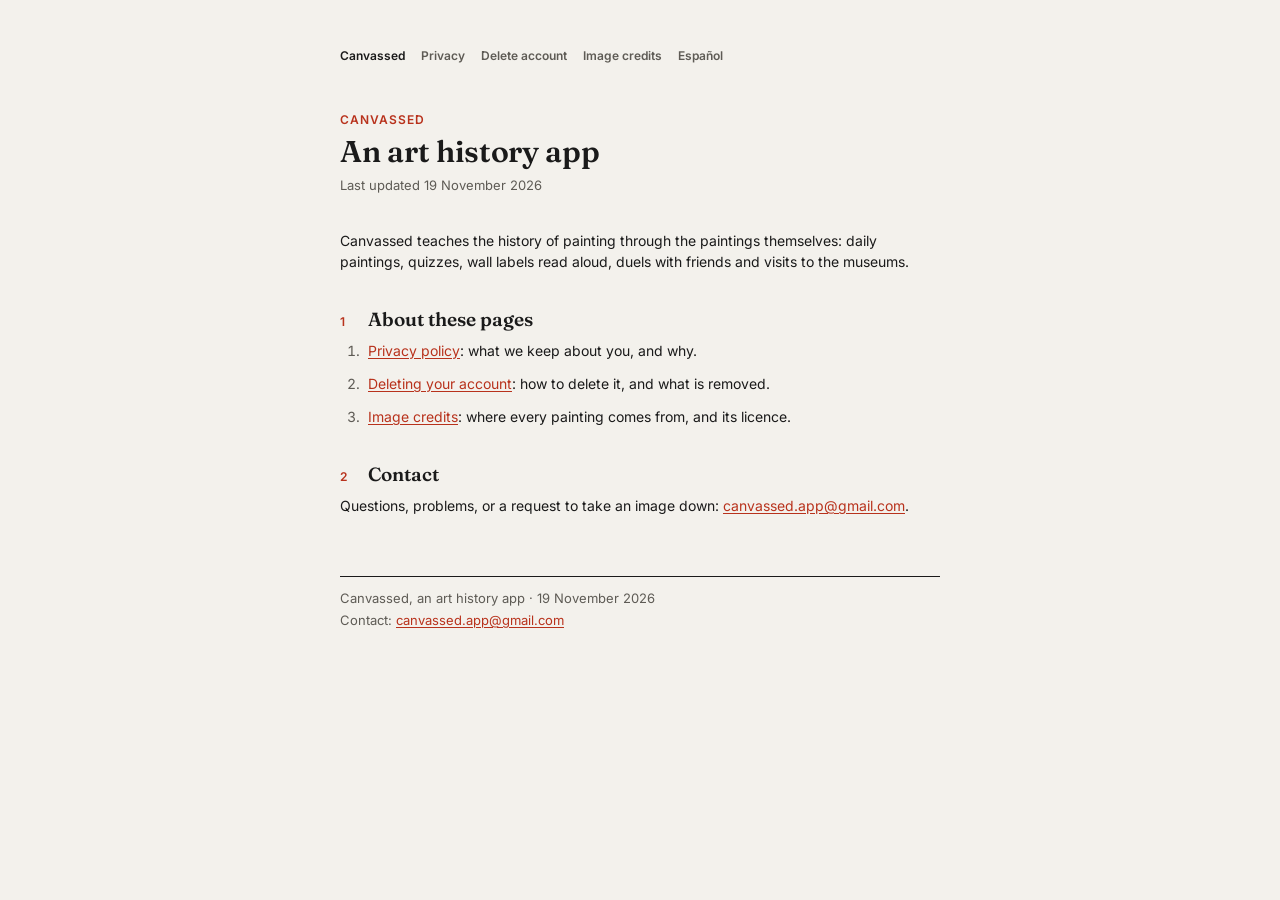
<file: index.html>
<!doctype html>
<html lang="en-GB">
<head>
<meta charset="utf-8">
<meta name="viewport" content="width=device-width, initial-scale=1">
<meta name="color-scheme" content="light">
<title>An art history app · Canvassed</title>
<link rel="stylesheet" href="site.css">
<link rel="alternate" hreflang="es" href="es/index.html">
</head>
<body>
<main>
<nav aria-label="Canvassed pages"><a href="index.html" aria-current="page">Canvassed</a><a href="privacy.html">Privacy</a><a href="delete-account.html">Delete account</a><a href="credits.html">Image credits</a><a href="es/index.html" hreflang="es" lang="es">Español</a></nav>
<p class="kicker">Canvassed</p>
<h1>An art history app</h1>
<p class="updated">Last updated 19 November 2026</p>
<p>Canvassed teaches the history of painting through the paintings themselves: daily paintings, quizzes, wall labels read aloud, duels with friends and visits to the museums.</p>
<h2><span class="number">1</span>About these pages</h2>
<ol>
<li><a href="privacy.html">Privacy policy</a>: what we keep about you, and why.</li>
<li><a href="delete-account.html">Deleting your account</a>: how to delete it, and what is removed.</li>
<li><a href="credits.html">Image credits</a>: where every painting comes from, and its licence.</li>
</ol>
<h2><span class="number">2</span>Contact</h2>
<p>Questions, problems, or a request to take an image down: <a href="mailto:canvassed.app@gmail.com">canvassed.app@gmail.com</a>.</p>
<footer>
<p>Canvassed, an art history app · 19 November 2026</p>
<p>Contact: <a href="mailto:canvassed.app@gmail.com">canvassed.app@gmail.com</a></p>
</footer>
</main>
</body>
</html>
</file>
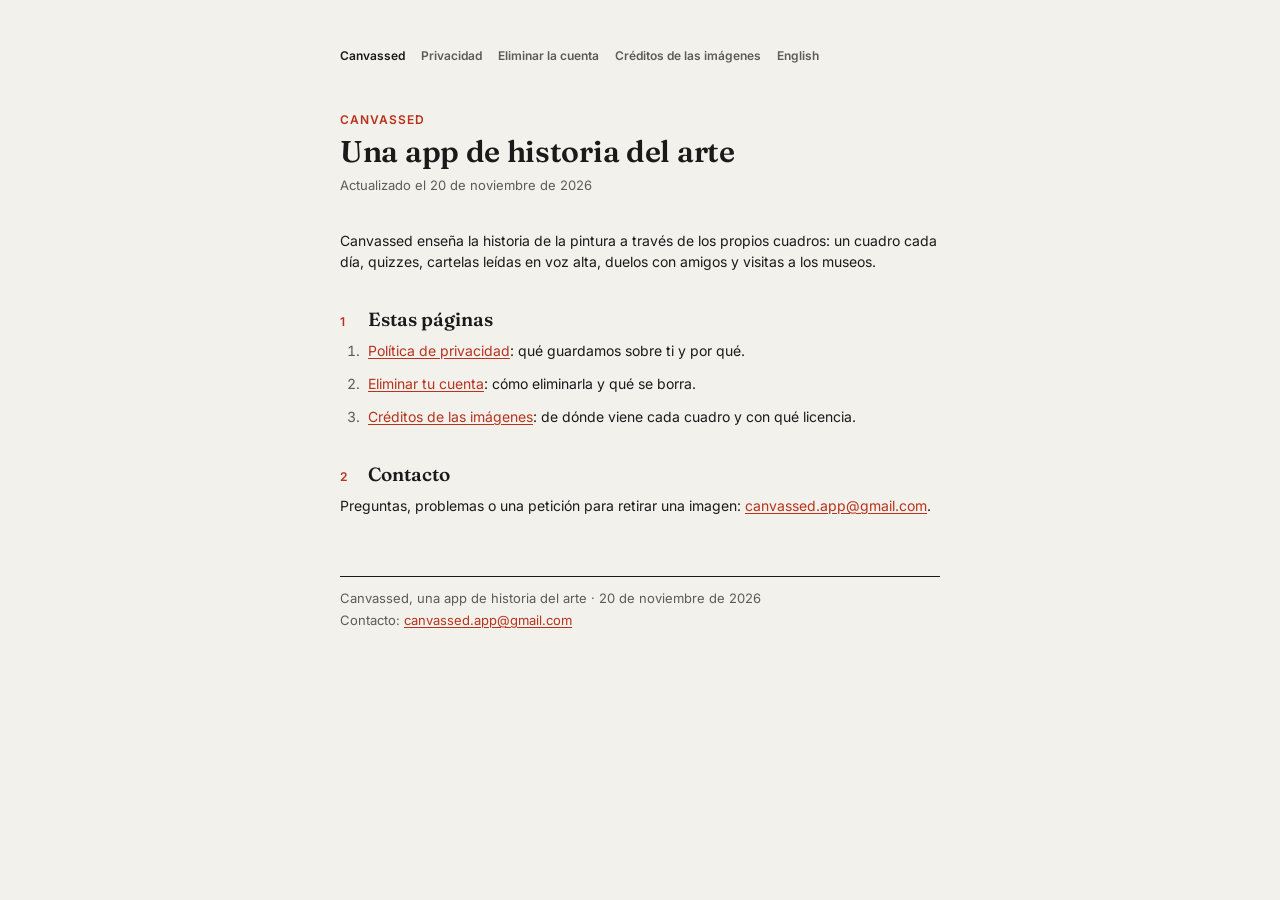
<file: es/index.html>
<!doctype html>
<html lang="es-ES">
<head>
<meta charset="utf-8">
<meta name="viewport" content="width=device-width, initial-scale=1">
<meta name="color-scheme" content="light">
<title>Una app de historia del arte · Canvassed</title>
<link rel="stylesheet" href="../site.css">
<link rel="alternate" hreflang="en" href="../index.html">
</head>
<body>
<main>
<nav aria-label="Páginas de Canvassed"><a href="index.html" aria-current="page">Canvassed</a><a href="privacy.html">Privacidad</a><a href="delete-account.html">Eliminar la cuenta</a><a href="credits.html">Créditos de las imágenes</a><a href="../index.html" hreflang="en" lang="en">English</a></nav>
<p class="kicker">Canvassed</p>
<h1>Una app de historia del arte</h1>
<p class="updated">Actualizado el 20 de noviembre de 2026</p>
<p>Canvassed enseña la historia de la pintura a través de los propios cuadros: un cuadro cada día, quizzes, cartelas leídas en voz alta, duelos con amigos y visitas a los museos.</p>
<h2><span class="number">1</span>Estas páginas</h2>
<ol>
<li><a href="privacy.html">Política de privacidad</a>: qué guardamos sobre ti y por qué.</li>
<li><a href="delete-account.html">Eliminar tu cuenta</a>: cómo eliminarla y qué se borra.</li>
<li><a href="credits.html">Créditos de las imágenes</a>: de dónde viene cada cuadro y con qué licencia.</li>
</ol>
<h2><span class="number">2</span>Contacto</h2>
<p>Preguntas, problemas o una petición para retirar una imagen: <a href="mailto:canvassed.app@gmail.com">canvassed.app@gmail.com</a>.</p>
<footer>
<p>Canvassed, una app de historia del arte · 20 de noviembre de 2026</p>
<p>Contacto: <a href="mailto:canvassed.app@gmail.com">canvassed.app@gmail.com</a></p>
</footer>
</main>
</body>
</html>
</file>
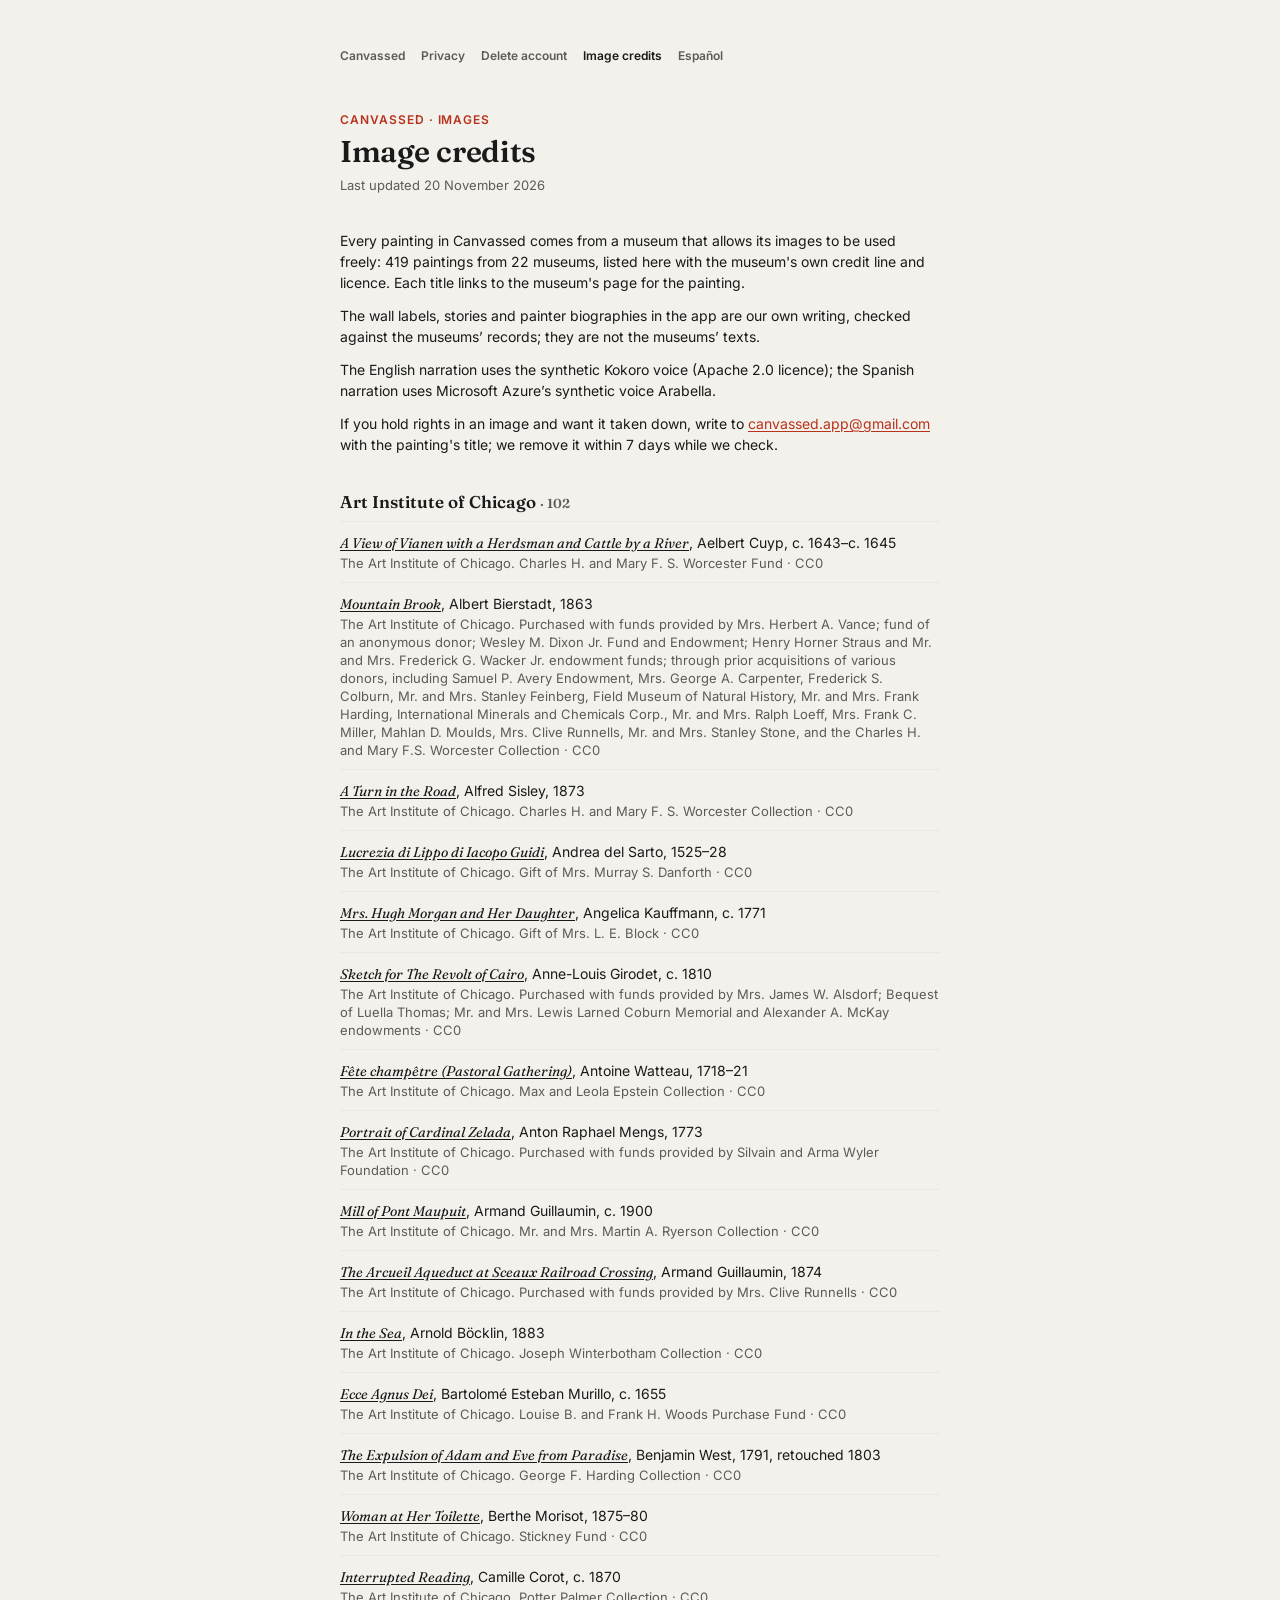
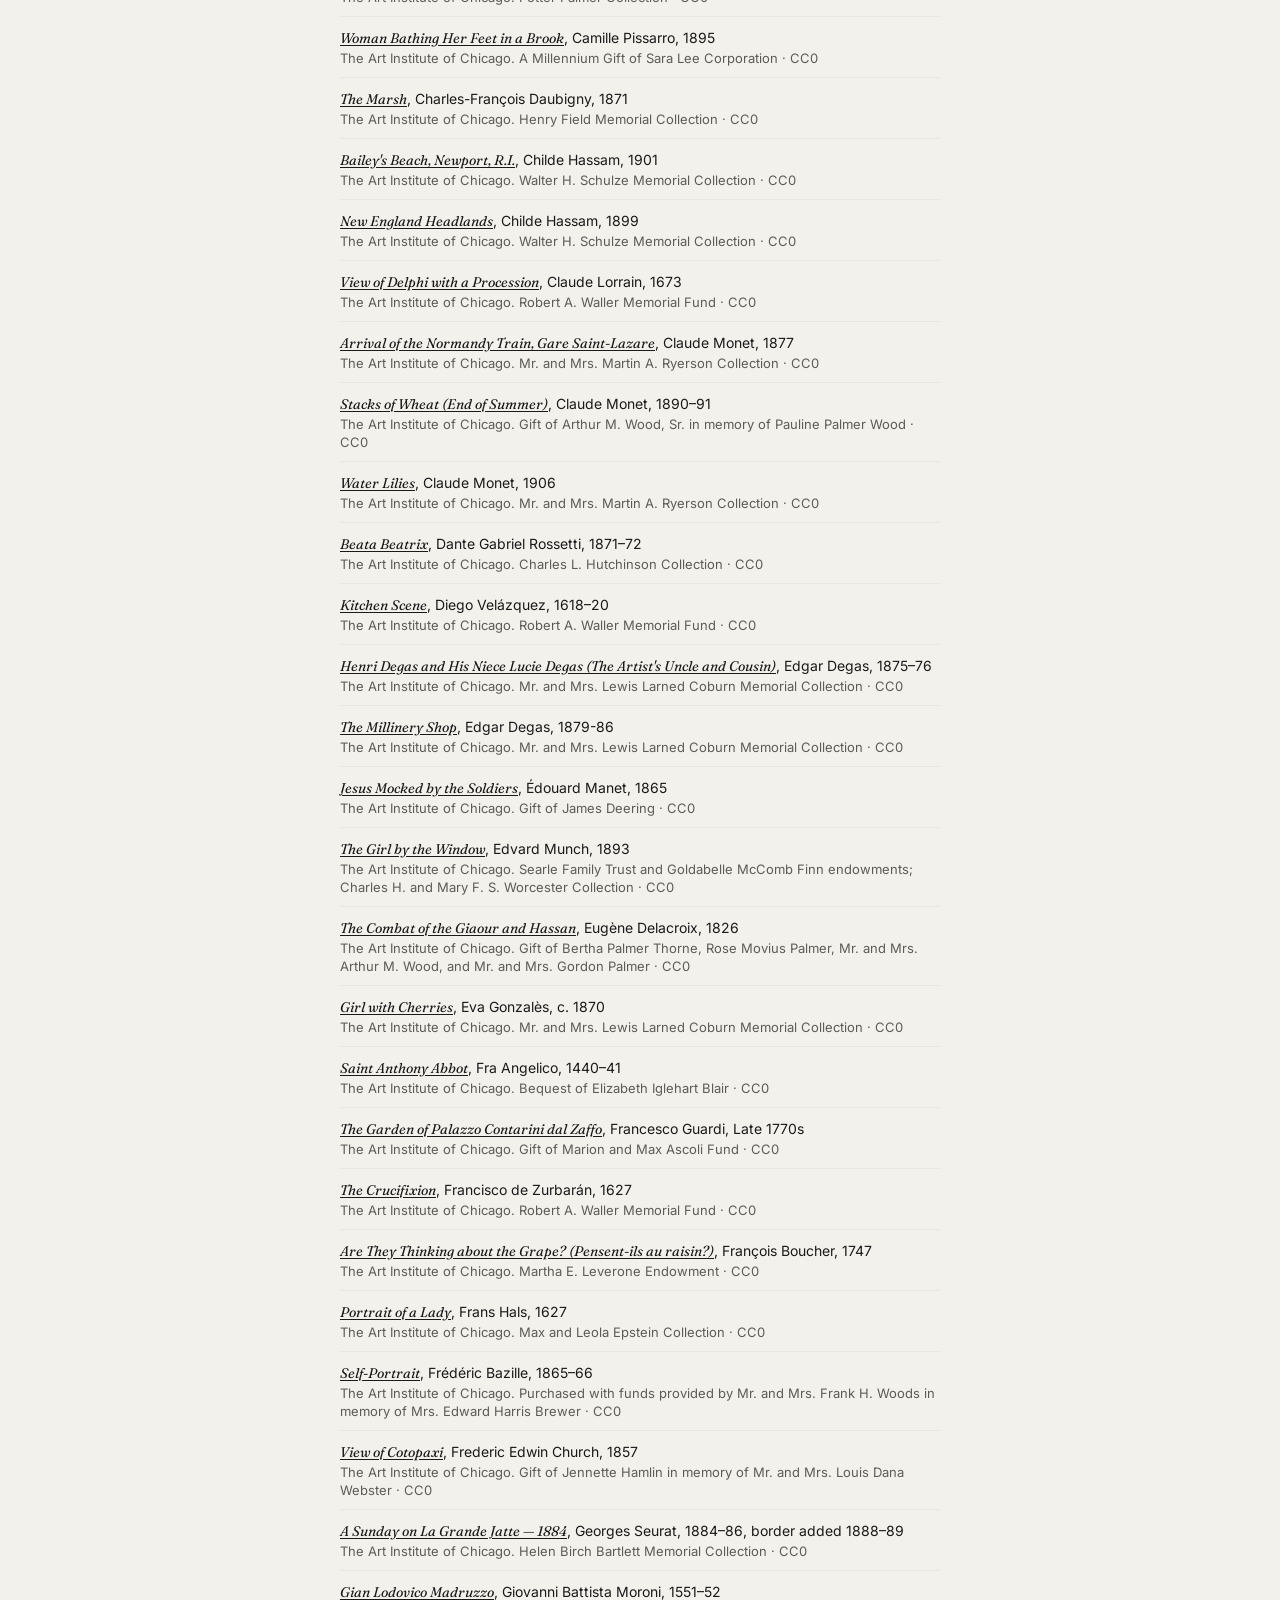
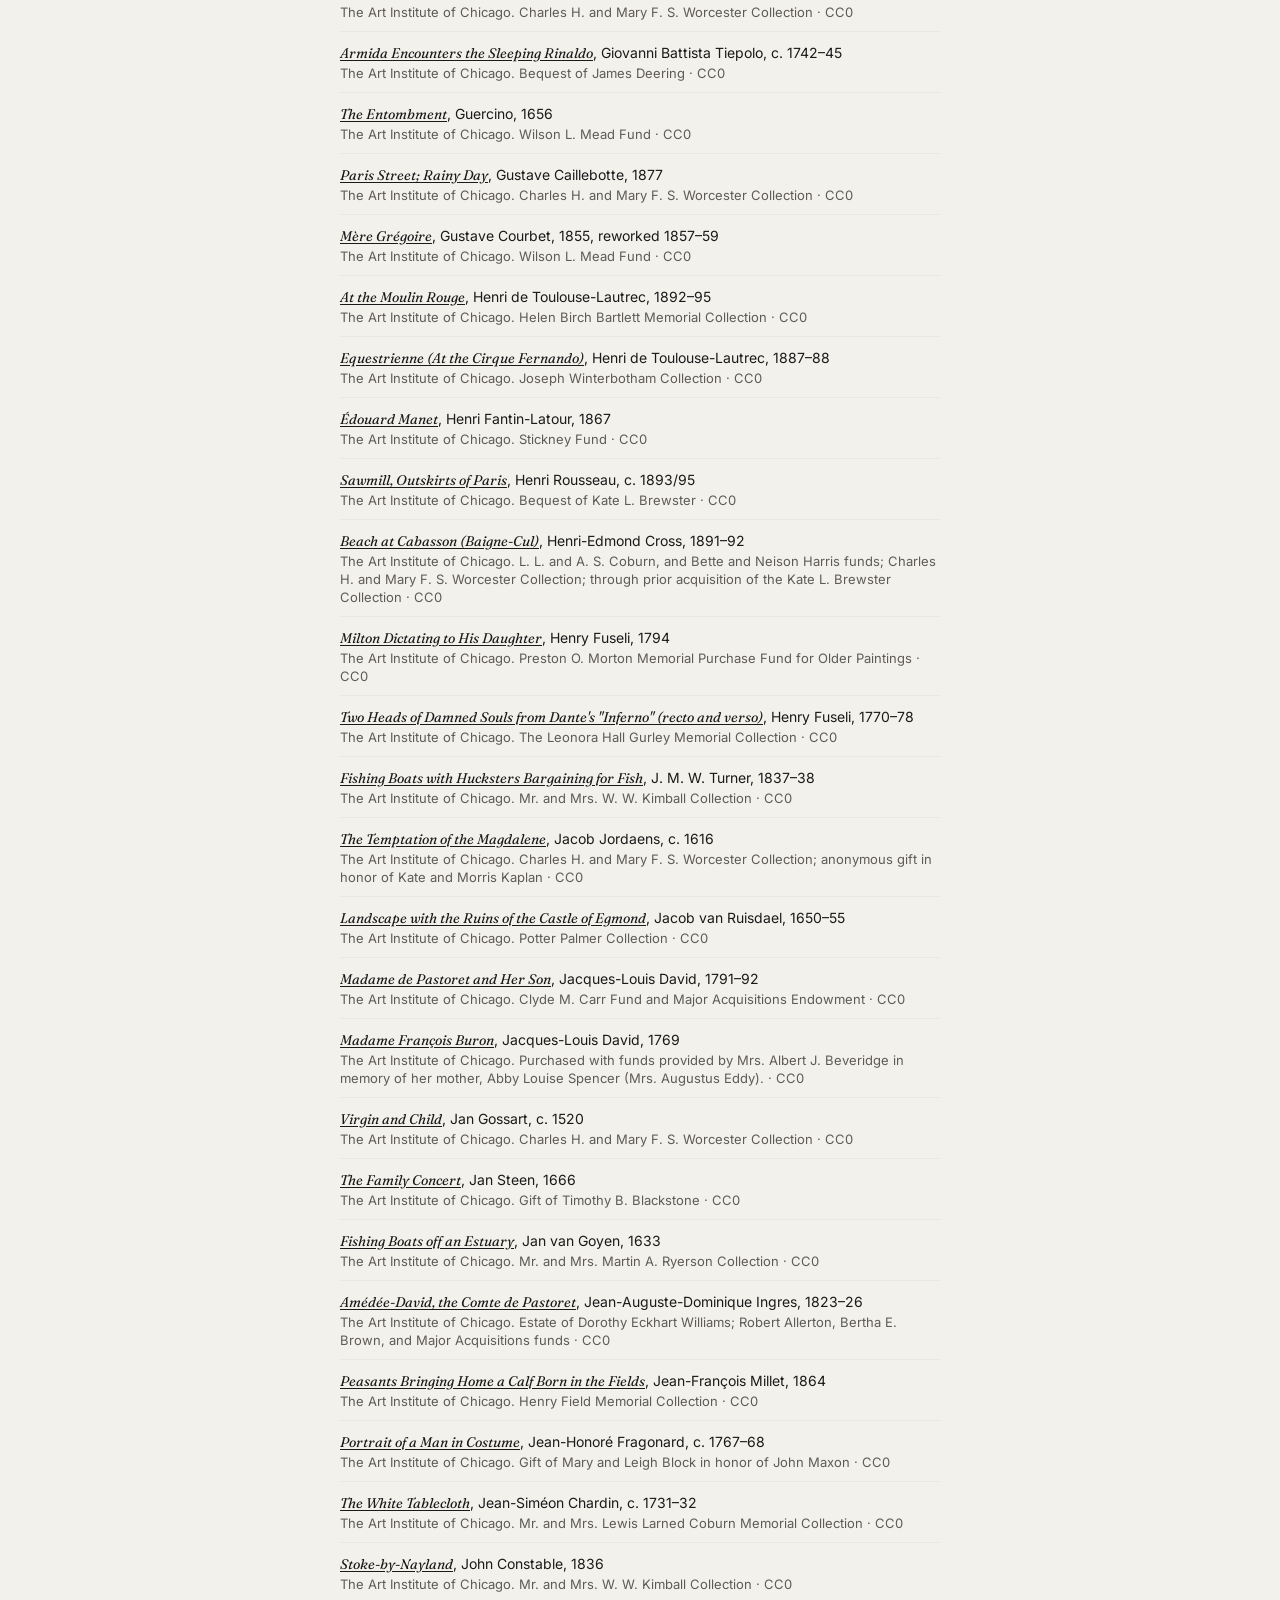
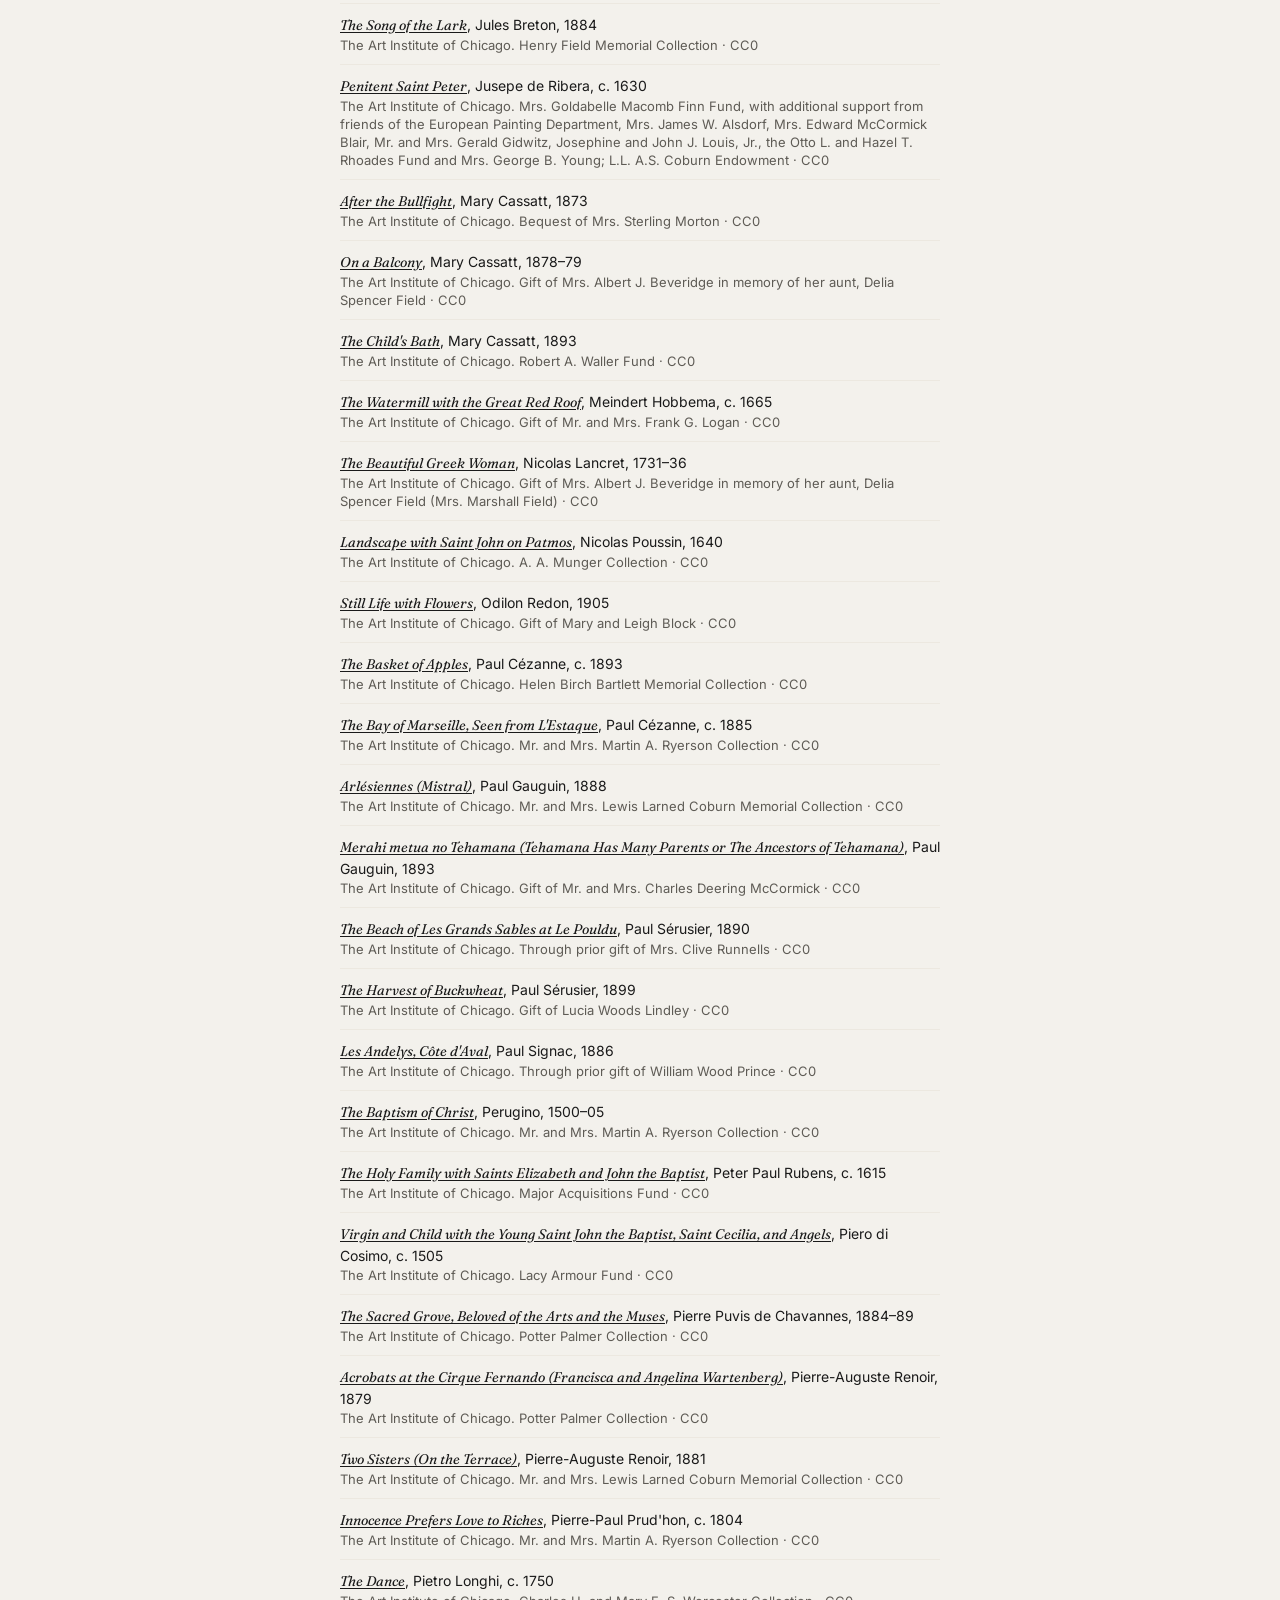
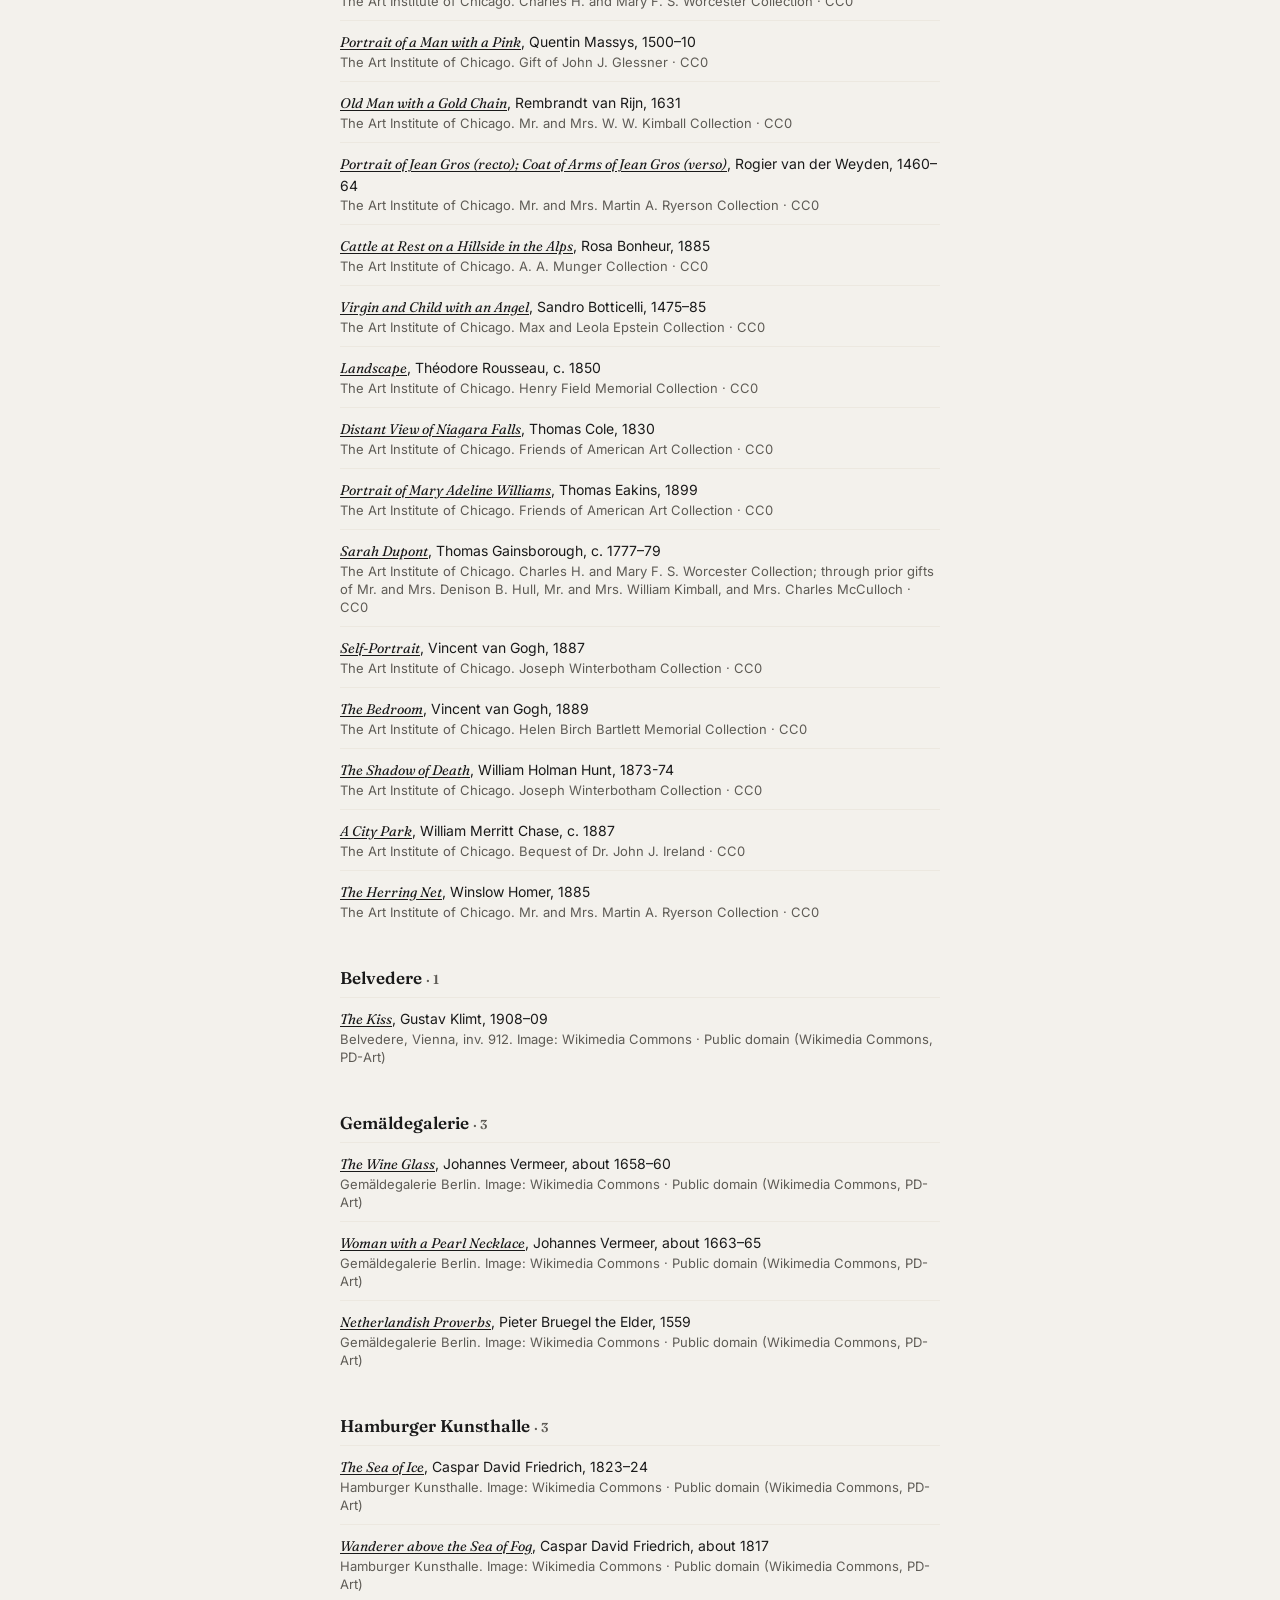
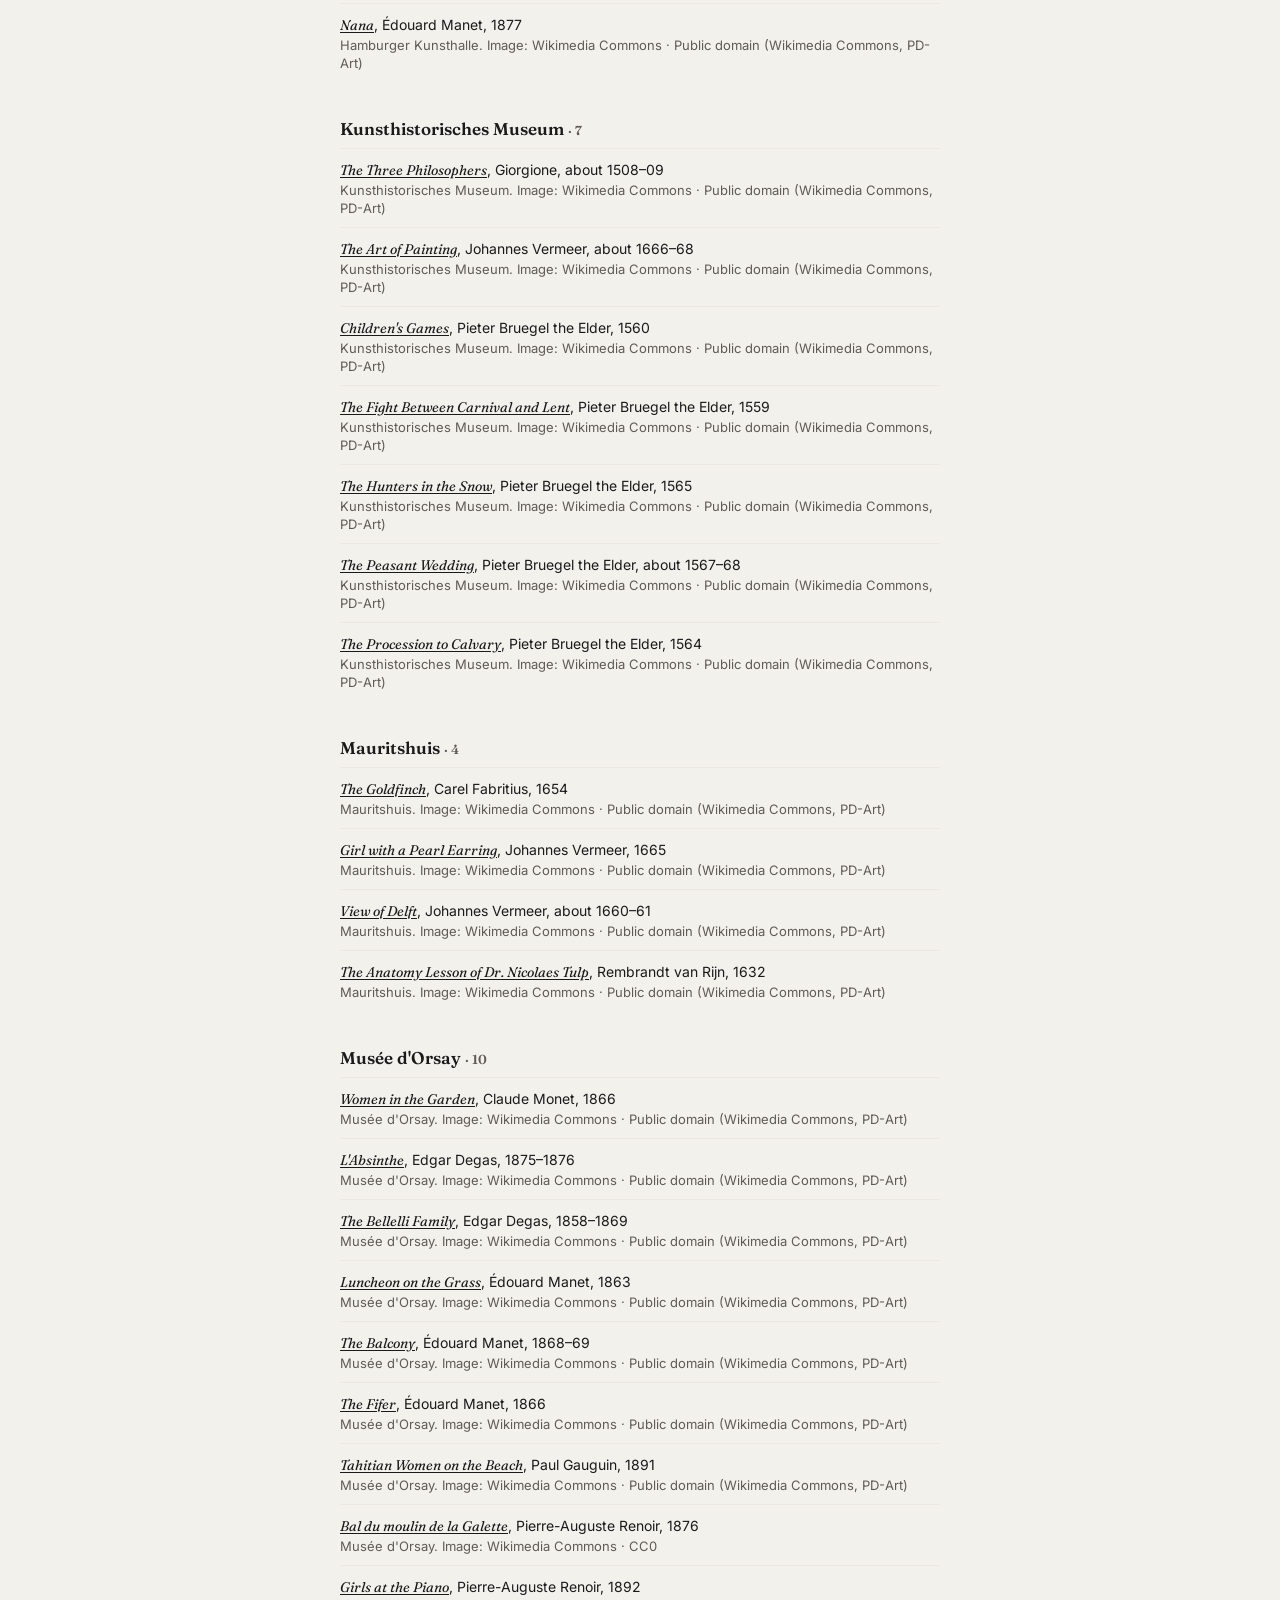
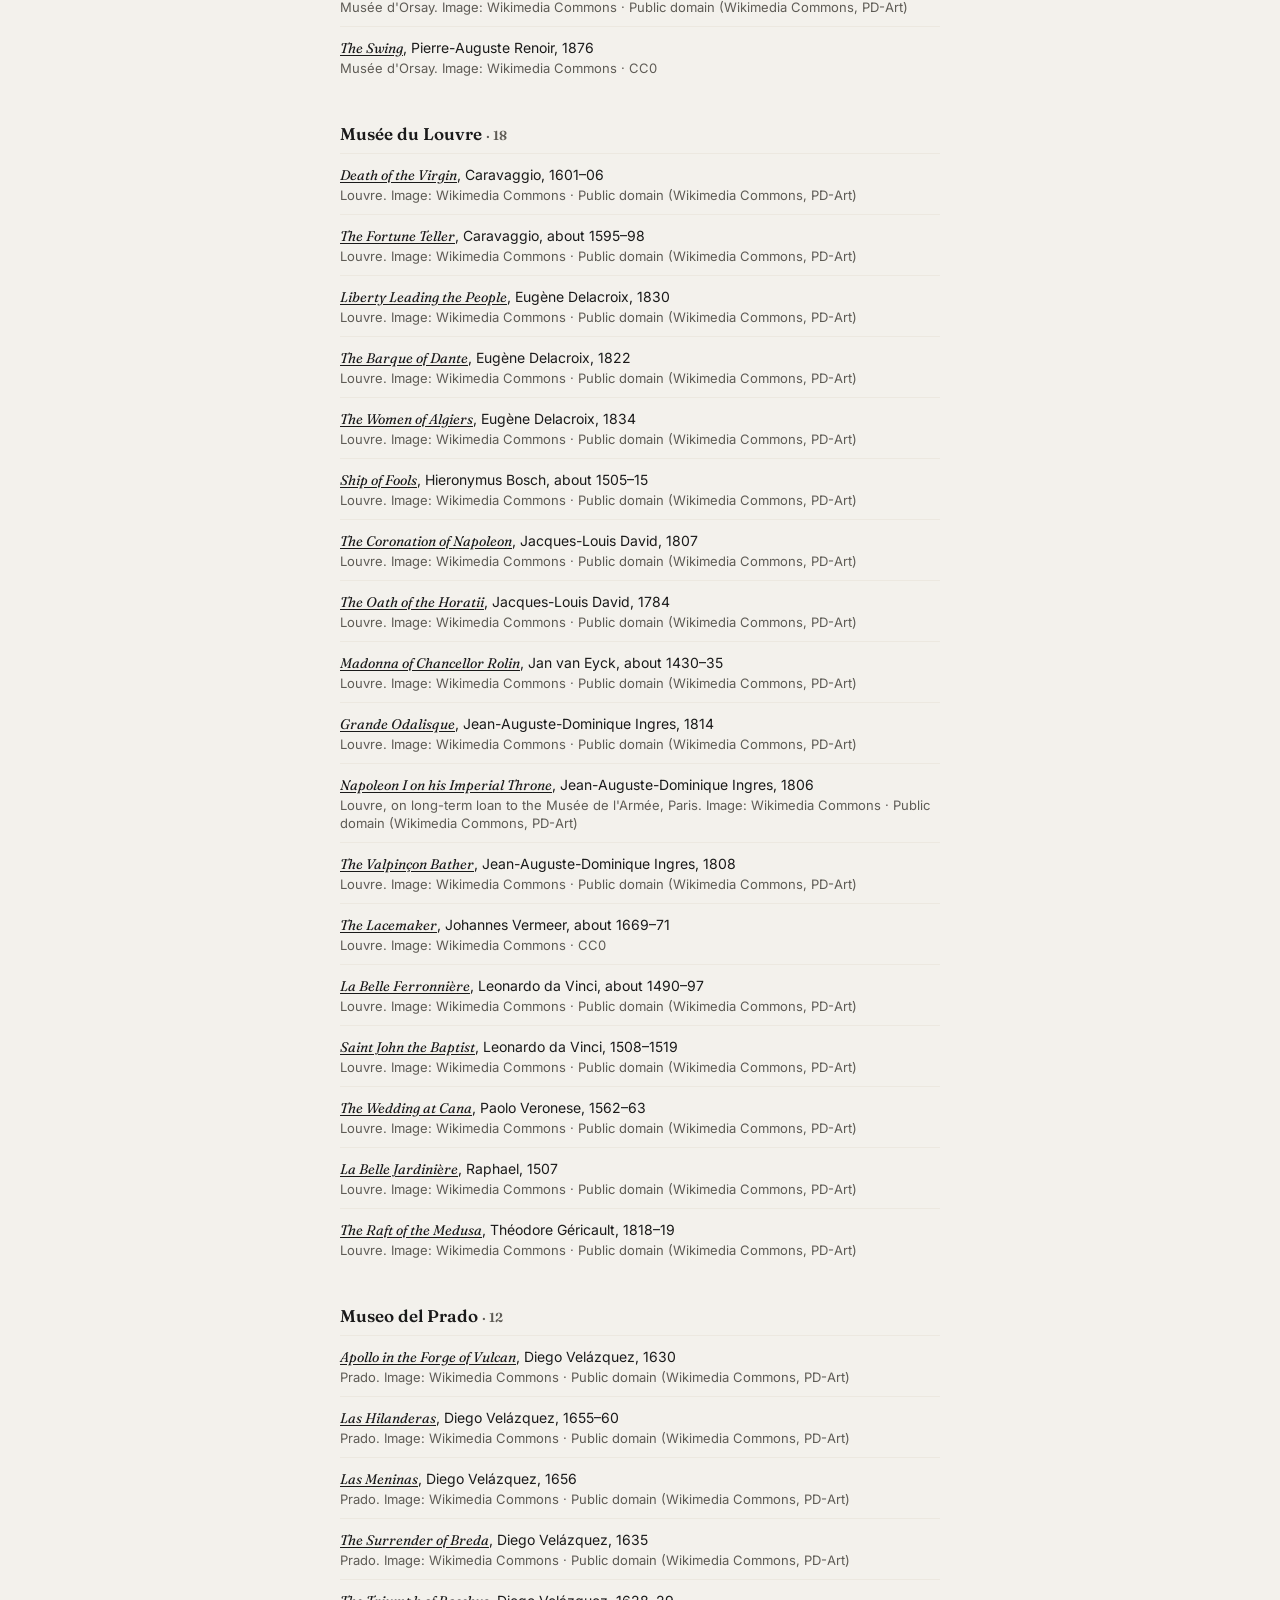
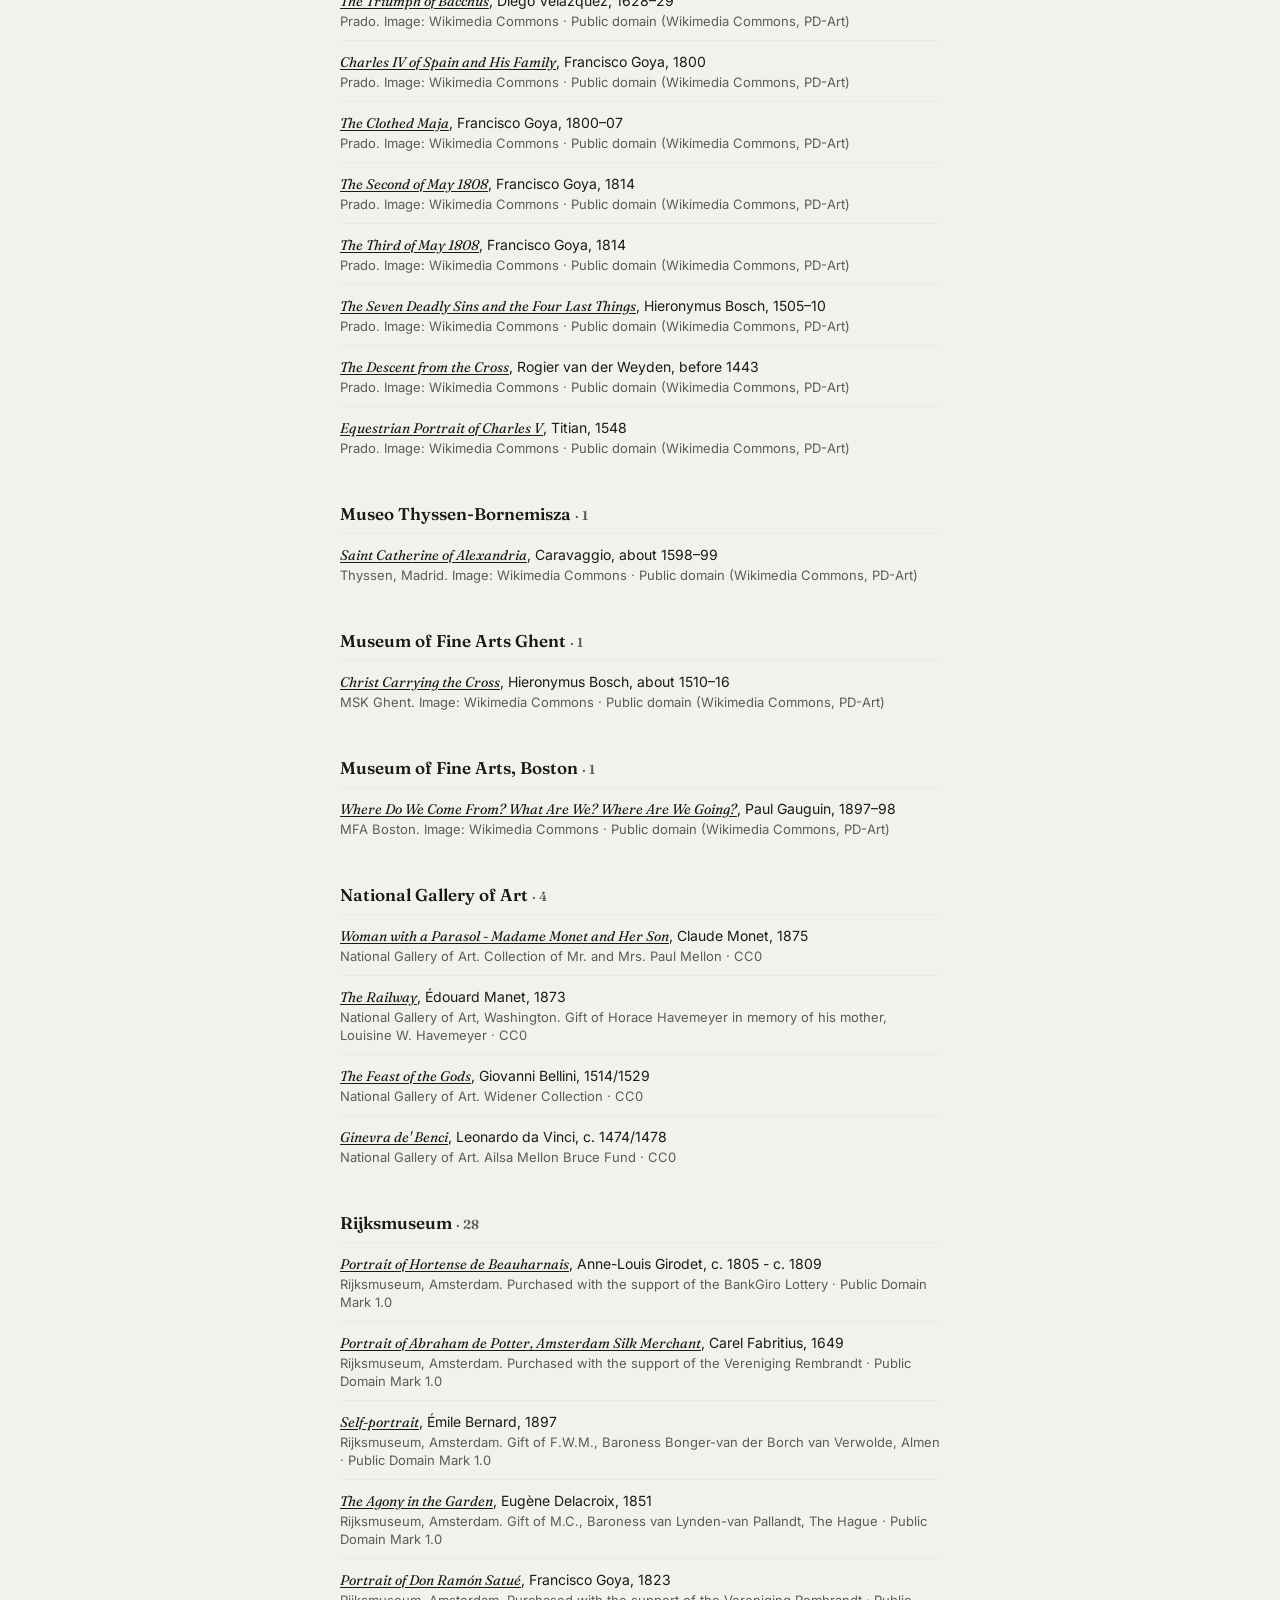
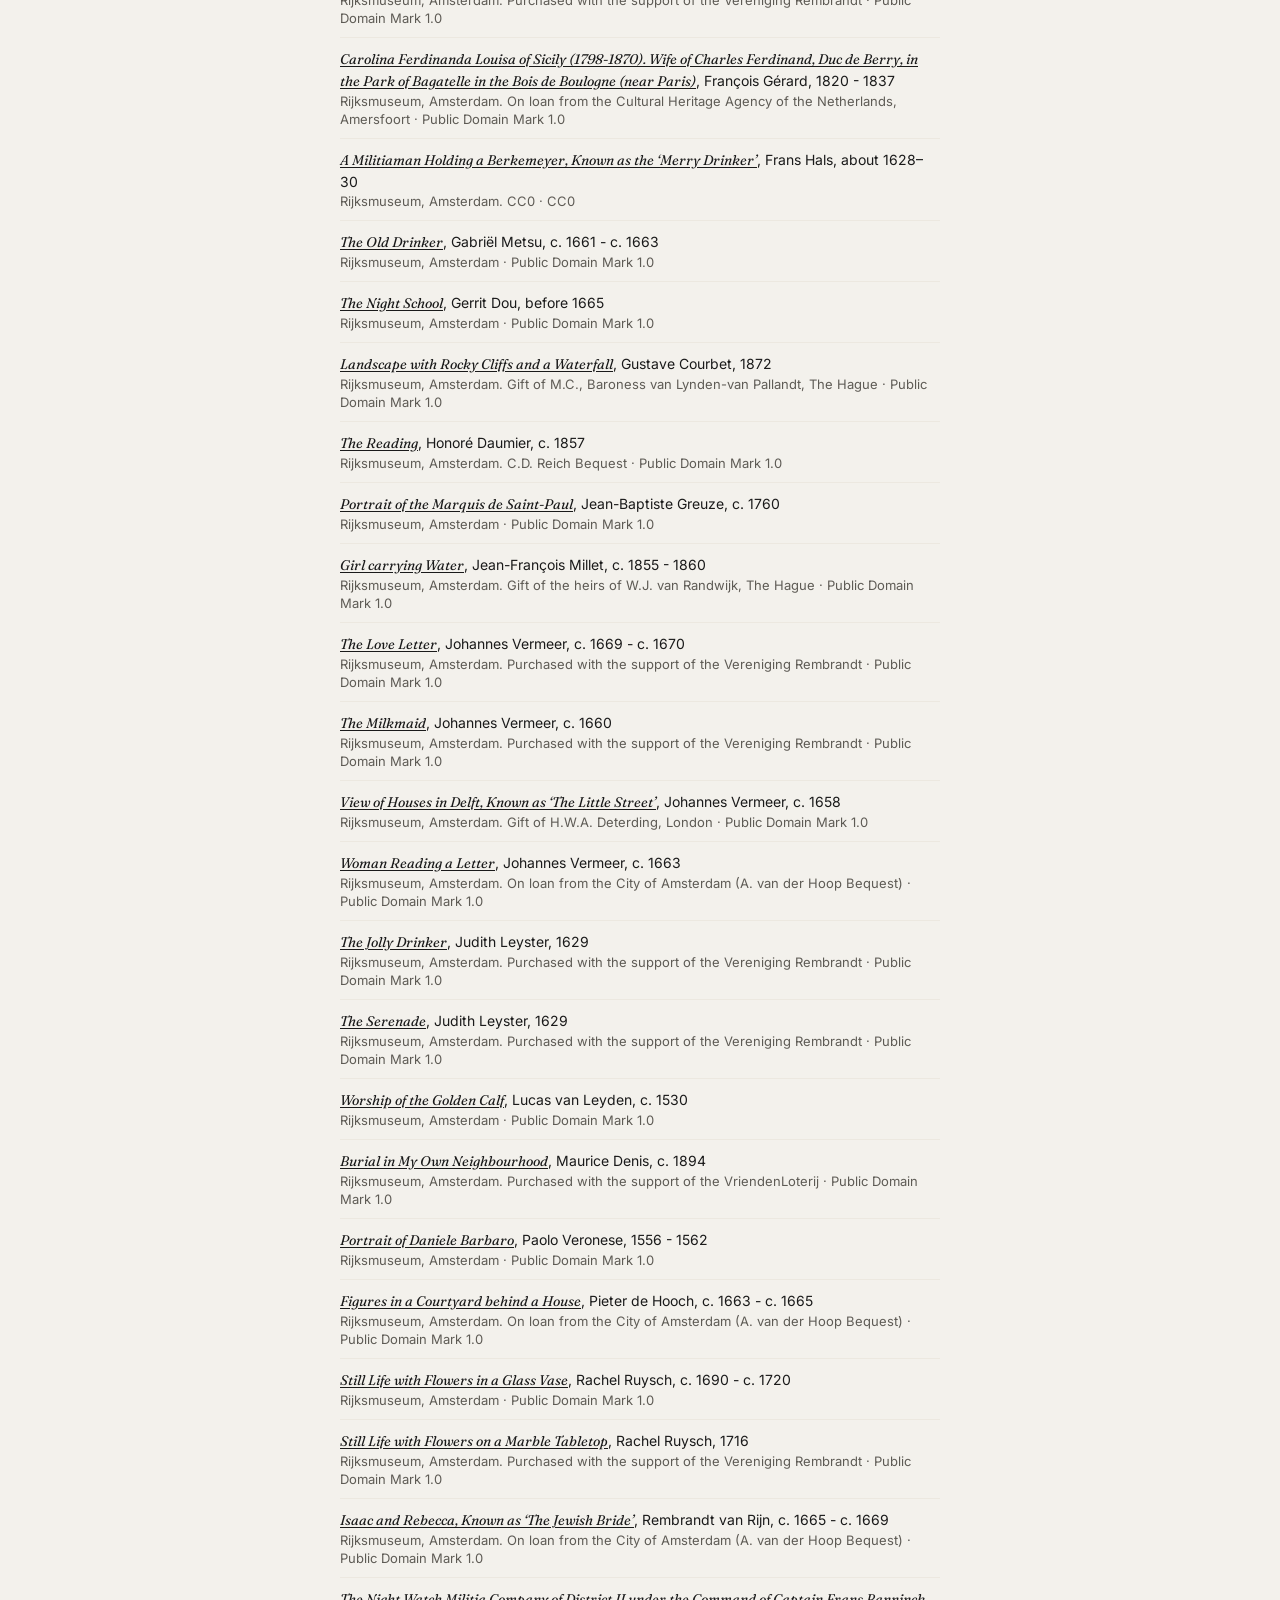
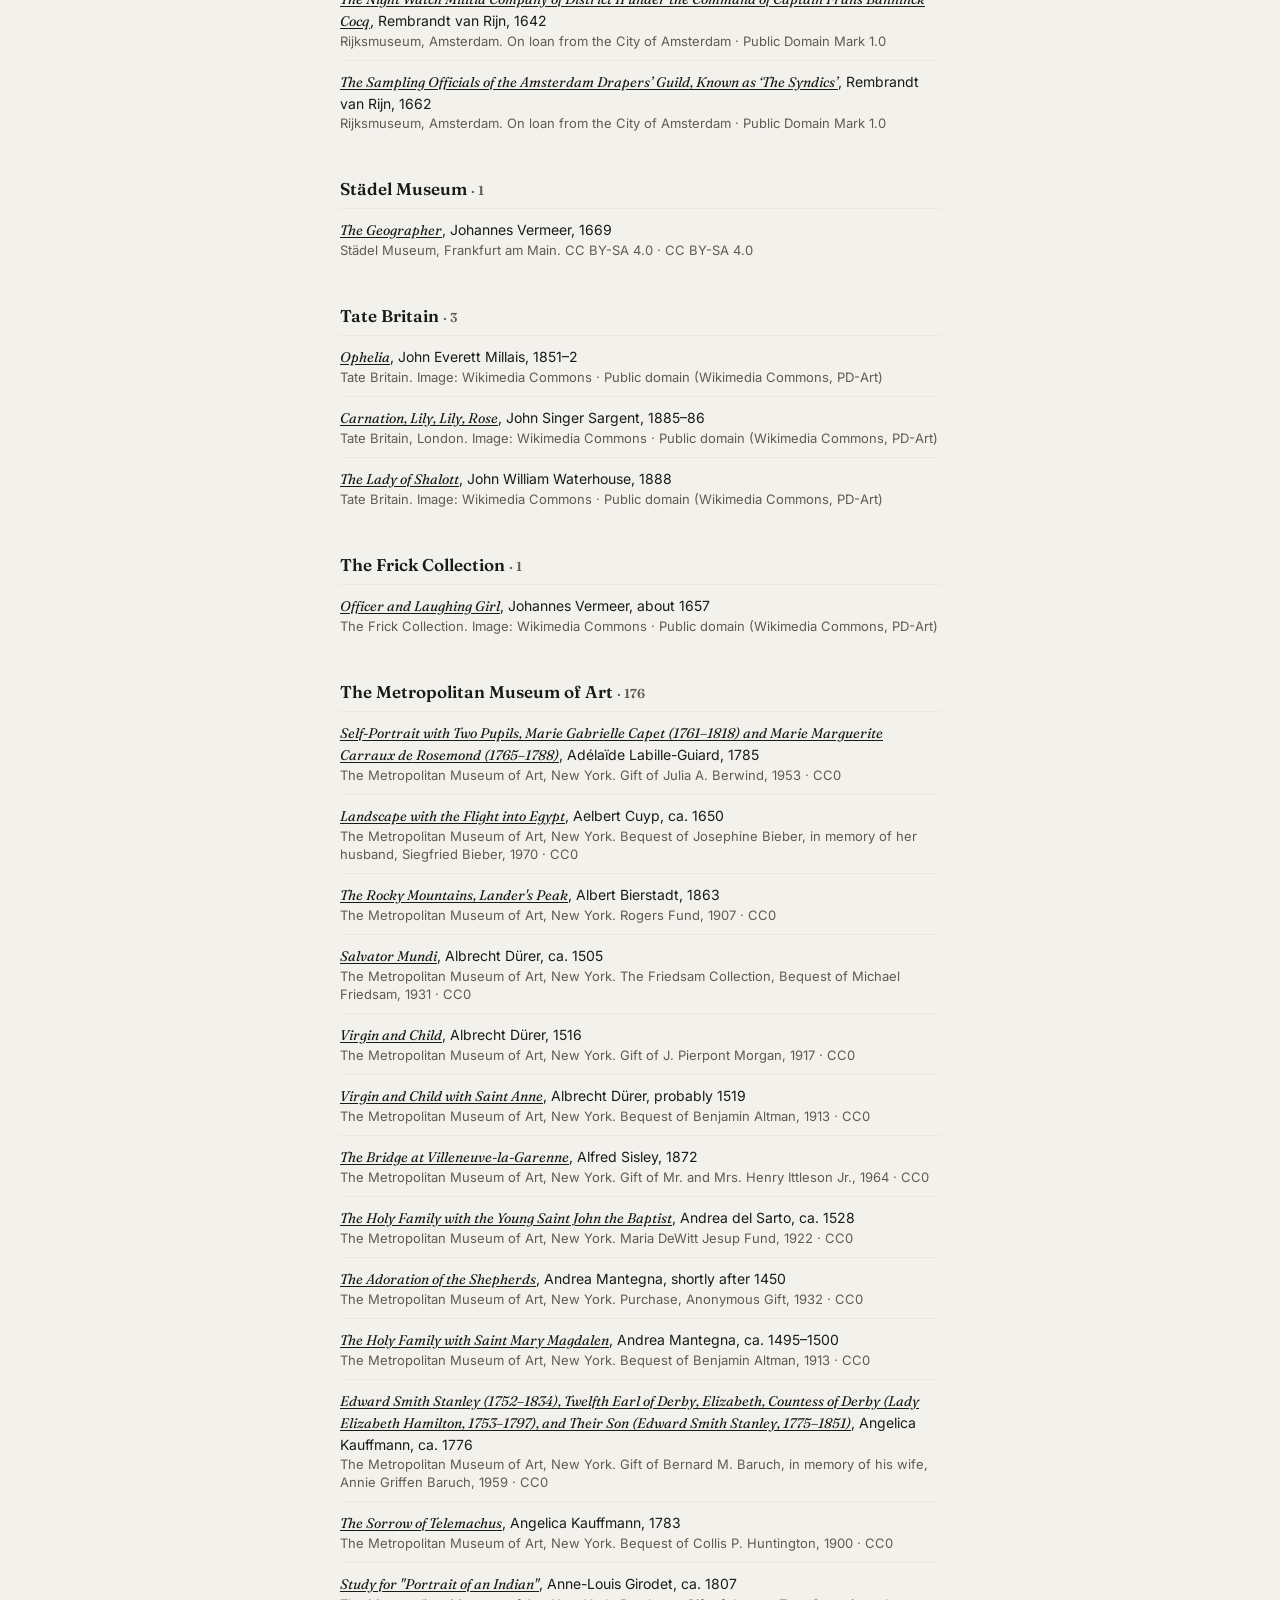
<file: credits.html>
<!doctype html>
<html lang="en-GB">
<head>
<meta charset="utf-8">
<meta name="viewport" content="width=device-width, initial-scale=1">
<meta name="color-scheme" content="light">
<title>Image credits · Canvassed</title>
<link rel="stylesheet" href="site.css">
<link rel="alternate" hreflang="es" href="es/credits.html">
</head>
<body>
<main>
<nav aria-label="Canvassed pages"><a href="index.html">Canvassed</a><a href="privacy.html">Privacy</a><a href="delete-account.html">Delete account</a><a href="credits.html" aria-current="page">Image credits</a><a href="es/credits.html" hreflang="es" lang="es">Español</a></nav>
<p class="kicker">Canvassed · Images</p>
<h1>Image credits</h1>
<p class="updated">Last updated 20 November 2026</p>
<p>Every painting in Canvassed comes from a museum that allows its images to be used freely: 419 paintings from 22 museums, listed here with the museum's own credit line and licence. Each title links to the museum's page for the painting.</p>
<p>The wall labels, stories and painter biographies in the app are our own writing, checked against the museums’ records; they are not the museums’ texts.</p>
<p>The English narration uses the synthetic Kokoro voice (Apache 2.0 licence); the Spanish narration uses Microsoft Azure’s synthetic voice Arabella.</p>
<p>If you hold rights in an image and want it taken down, write to <a href="mailto:canvassed.app@gmail.com">canvassed.app@gmail.com</a> with the painting's title; we remove it within 7 days while we check.</p>
<section class="credits"><h3>Art Institute of Chicago <span class="meta" style="display:inline">· 102</span></h3>
<ol>
<li><a class="work" href="https://www.artic.edu/artworks/181702">A View of Vianen with a Herdsman and Cattle by a River</a>, Aelbert Cuyp, c. 1643–c. 1645<span class="meta">The Art Institute of Chicago. Charles H. and Mary F. S. Worcester Fund · CC0</span></li>
<li><a class="work" href="https://www.artic.edu/artworks/146701">Mountain Brook</a>, Albert Bierstadt, 1863<span class="meta">The Art Institute of Chicago. Purchased with funds provided by Mrs. Herbert A. Vance; fund of an anonymous donor; Wesley M. Dixon Jr. Fund and Endowment; Henry Horner Straus and Mr. and Mrs. Frederick G. Wacker Jr. endowment funds; through prior acquisitions of various donors, including Samuel P. Avery Endowment, Mrs. George A. Carpenter, Frederick S. Colburn, Mr. and Mrs. Stanley Feinberg, Field Museum of Natural History, Mr. and Mrs. Frank Harding, International Minerals and Chemicals Corp., Mr. and Mrs. Ralph Loeff, Mrs. Frank C. Miller, Mahlan D. Moulds, Mrs. Clive Runnells, Mr. and Mrs. Stanley Stone, and the Charles H. and Mary F.S. Worcester Collection · CC0</span></li>
<li><a class="work" href="https://www.artic.edu/artworks/96559">A Turn in the Road</a>, Alfred Sisley, 1873<span class="meta">The Art Institute of Chicago. Charles H. and Mary F. S. Worcester Collection · CC0</span></li>
<li><a class="work" href="https://www.artic.edu/artworks/22270">Lucrezia di Lippo di Iacopo Guidi</a>, Andrea del Sarto, 1525–28<span class="meta">The Art Institute of Chicago. Gift of Mrs. Murray S. Danforth · CC0</span></li>
<li><a class="work" href="https://www.artic.edu/artworks/12658">Mrs. Hugh Morgan and Her Daughter</a>, Angelica Kauffmann, c. 1771<span class="meta">The Art Institute of Chicago. Gift of Mrs. L. E. Block · CC0</span></li>
<li><a class="work" href="https://www.artic.edu/artworks/152851">Sketch for The Revolt of Cairo</a>, Anne-Louis Girodet, c. 1810<span class="meta">The Art Institute of Chicago. Purchased with funds provided by Mrs. James W. Alsdorf; Bequest of Luella Thomas; Mr. and Mrs. Lewis Larned Coburn Memorial and Alexander A. McKay endowments · CC0</span></li>
<li><a class="work" href="https://www.artic.edu/artworks/107938">Fête champêtre (Pastoral Gathering)</a>, Antoine Watteau, 1718–21<span class="meta">The Art Institute of Chicago. Max and Leola Epstein Collection · CC0</span></li>
<li><a class="work" href="https://www.artic.edu/artworks/30899">Portrait of Cardinal Zelada</a>, Anton Raphael Mengs, 1773<span class="meta">The Art Institute of Chicago. Purchased with funds provided by Silvain and Arma Wyler Foundation · CC0</span></li>
<li><a class="work" href="https://www.artic.edu/artworks/16502">Mill of Pont Maupuit</a>, Armand Guillaumin, c. 1900<span class="meta">The Art Institute of Chicago. Mr. and Mrs. Martin A. Ryerson Collection · CC0</span></li>
<li><a class="work" href="https://www.artic.edu/artworks/33212">The Arcueil Aqueduct at Sceaux Railroad Crossing</a>, Armand Guillaumin, 1874<span class="meta">The Art Institute of Chicago. Purchased with funds provided by Mrs. Clive Runnells · CC0</span></li>
<li><a class="work" href="https://www.artic.edu/artworks/110507">In the Sea</a>, Arnold Böcklin, 1883<span class="meta">The Art Institute of Chicago. Joseph Winterbotham Collection · CC0</span></li>
<li><a class="work" href="https://www.artic.edu/artworks/11392">Ecce Agnus Dei</a>, Bartolomé Esteban Murillo, c. 1655<span class="meta">The Art Institute of Chicago. Louise B. and Frank H. Woods Purchase Fund · CC0</span></li>
<li><a class="work" href="https://www.artic.edu/artworks/102227">The Expulsion of Adam and Eve from Paradise</a>, Benjamin West, 1791, retouched 1803<span class="meta">The Art Institute of Chicago. George F. Harding Collection · CC0</span></li>
<li><a class="work" href="https://www.artic.edu/artworks/11723">Woman at Her Toilette</a>, Berthe Morisot, 1875–80<span class="meta">The Art Institute of Chicago. Stickney Fund · CC0</span></li>
<li><a class="work" href="https://www.artic.edu/artworks/81512">Interrupted Reading</a>, Camille Corot, c. 1870<span class="meta">The Art Institute of Chicago. Potter Palmer Collection · CC0</span></li>
<li><a class="work" href="https://www.artic.edu/artworks/153799">Woman Bathing Her Feet in a Brook</a>, Camille Pissarro, 1895<span class="meta">The Art Institute of Chicago. A Millennium Gift of Sara Lee Corporation · CC0</span></li>
<li><a class="work" href="https://www.artic.edu/artworks/880">The Marsh</a>, Charles-François Daubigny, 1871<span class="meta">The Art Institute of Chicago. Henry Field Memorial Collection · CC0</span></li>
<li><a class="work" href="https://www.artic.edu/artworks/107862">Bailey's Beach, Newport, R.I.</a>, Childe Hassam, 1901<span class="meta">The Art Institute of Chicago. Walter H. Schulze Memorial Collection · CC0</span></li>
<li><a class="work" href="https://www.artic.edu/artworks/5349">New England Headlands</a>, Childe Hassam, 1899<span class="meta">The Art Institute of Chicago. Walter H. Schulze Memorial Collection · CC0</span></li>
<li><a class="work" href="https://www.artic.edu/artworks/43145">View of Delphi with a Procession</a>, Claude Lorrain, 1673<span class="meta">The Art Institute of Chicago. Robert A. Waller Memorial Fund · CC0</span></li>
<li><a class="work" href="https://www.artic.edu/artworks/16571">Arrival of the Normandy Train, Gare Saint-Lazare</a>, Claude Monet, 1877<span class="meta">The Art Institute of Chicago. Mr. and Mrs. Martin A. Ryerson Collection · CC0</span></li>
<li><a class="work" href="https://www.artic.edu/artworks/64818">Stacks of Wheat (End of Summer)</a>, Claude Monet, 1890–91<span class="meta">The Art Institute of Chicago. Gift of Arthur M. Wood, Sr. in memory of Pauline Palmer Wood · CC0</span></li>
<li><a class="work" href="https://www.artic.edu/artworks/16568">Water Lilies</a>, Claude Monet, 1906<span class="meta">The Art Institute of Chicago. Mr. and Mrs. Martin A. Ryerson Collection · CC0</span></li>
<li><a class="work" href="https://www.artic.edu/artworks/16551">Beata Beatrix</a>, Dante Gabriel Rossetti, 1871–72<span class="meta">The Art Institute of Chicago. Charles L. Hutchinson Collection · CC0</span></li>
<li><a class="work" href="https://www.artic.edu/artworks/21934">Kitchen Scene</a>, Diego Velázquez, 1618–20<span class="meta">The Art Institute of Chicago. Robert A. Waller Memorial Fund · CC0</span></li>
<li><a class="work" href="https://www.artic.edu/artworks/14574">Henri Degas and His Niece Lucie Degas (The Artist's Uncle and Cousin)</a>, Edgar Degas, 1875–76<span class="meta">The Art Institute of Chicago. Mr. and Mrs. Lewis Larned Coburn Memorial Collection · CC0</span></li>
<li><a class="work" href="https://www.artic.edu/artworks/14572">The Millinery Shop</a>, Edgar Degas, 1879-86<span class="meta">The Art Institute of Chicago. Mr. and Mrs. Lewis Larned Coburn Memorial Collection · CC0</span></li>
<li><a class="work" href="https://www.artic.edu/artworks/16499">Jesus Mocked by the Soldiers</a>, Édouard Manet, 1865<span class="meta">The Art Institute of Chicago. Gift of James Deering · CC0</span></li>
<li><a class="work" href="https://www.artic.edu/artworks/154235">The Girl by the Window</a>, Edvard Munch, 1893<span class="meta">The Art Institute of Chicago. Searle Family Trust and Goldabelle McComb Finn endowments; Charles H. and Mary F. S. Worcester Collection · CC0</span></li>
<li><a class="work" href="https://www.artic.edu/artworks/110663">The Combat of the Giaour and Hassan</a>, Eugène Delacroix, 1826<span class="meta">The Art Institute of Chicago. Gift of Bertha Palmer Thorne, Rose Movius Palmer, Mr. and Mrs. Arthur M. Wood, and Mr. and Mrs. Gordon Palmer · CC0</span></li>
<li><a class="work" href="https://www.artic.edu/artworks/36678">Girl with Cherries</a>, Eva Gonzalès, c. 1870<span class="meta">The Art Institute of Chicago. Mr. and Mrs. Lewis Larned Coburn Memorial Collection · CC0</span></li>
<li><a class="work" href="https://www.artic.edu/artworks/129756">Saint Anthony Abbot</a>, Fra Angelico, 1440–41<span class="meta">The Art Institute of Chicago. Bequest of Elizabeth Iglehart Blair · CC0</span></li>
<li><a class="work" href="https://www.artic.edu/artworks/111610">The Garden of Palazzo Contarini dal Zaffo</a>, Francesco Guardi, Late 1770s<span class="meta">The Art Institute of Chicago. Gift of Marion and Max Ascoli Fund · CC0</span></li>
<li><a class="work" href="https://www.artic.edu/artworks/80084">The Crucifixion</a>, Francisco de Zurbarán, 1627<span class="meta">The Art Institute of Chicago. Robert A. Waller Memorial Fund · CC0</span></li>
<li><a class="work" href="https://www.artic.edu/artworks/44742">Are They Thinking about the Grape? (Pensent-ils au raisin?)</a>, François Boucher, 1747<span class="meta">The Art Institute of Chicago. Martha E. Leverone Endowment · CC0</span></li>
<li><a class="work" href="https://www.artic.edu/artworks/105945">Portrait of a Lady</a>, Frans Hals, 1627<span class="meta">The Art Institute of Chicago. Max and Leola Epstein Collection · CC0</span></li>
<li><a class="work" href="https://www.artic.edu/artworks/110661">Self-Portrait</a>, Frédéric Bazille, 1865–66<span class="meta">The Art Institute of Chicago. Purchased with funds provided by Mr. and Mrs. Frank H. Woods in memory of Mrs. Edward Harris Brewer · CC0</span></li>
<li><a class="work" href="https://www.artic.edu/artworks/76571">View of Cotopaxi</a>, Frederic Edwin Church, 1857<span class="meta">The Art Institute of Chicago. Gift of Jennette Hamlin in memory of Mr. and Mrs. Louis Dana Webster · CC0</span></li>
<li><a class="work" href="https://www.artic.edu/artworks/27992">A Sunday on La Grande Jatte — 1884</a>, Georges Seurat, 1884–86, border added 1888–89<span class="meta">The Art Institute of Chicago. Helen Birch Bartlett Memorial Collection · CC0</span></li>
<li><a class="work" href="https://www.artic.edu/artworks/4081">Gian Lodovico Madruzzo</a>, Giovanni Battista Moroni, 1551–52<span class="meta">The Art Institute of Chicago. Charles H. and Mary F. S. Worcester Collection · CC0</span></li>
<li><a class="work" href="https://www.artic.edu/artworks/16488">Armida Encounters the Sleeping Rinaldo</a>, Giovanni Battista Tiepolo, c. 1742–45<span class="meta">The Art Institute of Chicago. Bequest of James Deering · CC0</span></li>
<li><a class="work" href="https://www.artic.edu/artworks/86323">The Entombment</a>, Guercino, 1656<span class="meta">The Art Institute of Chicago. Wilson L. Mead Fund · CC0</span></li>
<li><a class="work" href="https://www.artic.edu/artworks/20684">Paris Street; Rainy Day</a>, Gustave Caillebotte, 1877<span class="meta">The Art Institute of Chicago. Charles H. and Mary F. S. Worcester Collection · CC0</span></li>
<li><a class="work" href="https://www.artic.edu/artworks/4428">Mère Grégoire</a>, Gustave Courbet, 1855, reworked 1857–59<span class="meta">The Art Institute of Chicago. Wilson L. Mead Fund · CC0</span></li>
<li><a class="work" href="https://www.artic.edu/artworks/61128">At the Moulin Rouge</a>, Henri de Toulouse-Lautrec, 1892–95<span class="meta">The Art Institute of Chicago. Helen Birch Bartlett Memorial Collection · CC0</span></li>
<li><a class="work" href="https://www.artic.edu/artworks/16146">Equestrienne (At the Cirque Fernando)</a>, Henri de Toulouse-Lautrec, 1887–88<span class="meta">The Art Institute of Chicago. Joseph Winterbotham Collection · CC0</span></li>
<li><a class="work" href="https://www.artic.edu/artworks/87467">Édouard Manet</a>, Henri Fantin-Latour, 1867<span class="meta">The Art Institute of Chicago. Stickney Fund · CC0</span></li>
<li><a class="work" href="https://www.artic.edu/artworks/68433">Sawmill, Outskirts of Paris</a>, Henri Rousseau, c. 1893/95<span class="meta">The Art Institute of Chicago. Bequest of Kate L. Brewster · CC0</span></li>
<li><a class="work" href="https://www.artic.edu/artworks/100476">Beach at Cabasson (Baigne-Cul)</a>, Henri-Edmond Cross, 1891–92<span class="meta">The Art Institute of Chicago. L. L. and A. S. Coburn, and Bette and Neison Harris funds; Charles H. and Mary F. S. Worcester Collection; through prior acquisition of the Kate L. Brewster Collection · CC0</span></li>
<li><a class="work" href="https://www.artic.edu/artworks/44739">Milton Dictating to His Daughter</a>, Henry Fuseli, 1794<span class="meta">The Art Institute of Chicago. Preston O. Morton Memorial Purchase Fund for Older Paintings · CC0</span></li>
<li><a class="work" href="https://www.artic.edu/artworks/116101">Two Heads of Damned Souls from Dante's &quot;Inferno&quot; (recto and verso)</a>, Henry Fuseli, 1770–78<span class="meta">The Art Institute of Chicago. The Leonora Hall Gurley Memorial Collection · CC0</span></li>
<li><a class="work" href="https://www.artic.edu/artworks/4796">Fishing Boats with Hucksters Bargaining for Fish</a>, J. M. W. Turner, 1837–38<span class="meta">The Art Institute of Chicago. Mr. and Mrs. W. W. Kimball Collection · CC0</span></li>
<li><a class="work" href="https://www.artic.edu/artworks/111613">The Temptation of the Magdalene</a>, Jacob Jordaens, c. 1616<span class="meta">The Art Institute of Chicago. Charles H. and Mary F. S. Worcester Collection; anonymous gift in honor of Kate and Morris Kaplan · CC0</span></li>
<li><a class="work" href="https://www.artic.edu/artworks/60755">Landscape with the Ruins of the Castle of Egmond</a>, Jacob van Ruisdael, 1650–55<span class="meta">The Art Institute of Chicago. Potter Palmer Collection · CC0</span></li>
<li><a class="work" href="https://www.artic.edu/artworks/27307">Madame de Pastoret and Her Son</a>, Jacques-Louis David, 1791–92<span class="meta">The Art Institute of Chicago. Clyde M. Carr Fund and Major Acquisitions Endowment · CC0</span></li>
<li><a class="work" href="https://www.artic.edu/artworks/88632">Madame François Buron</a>, Jacques-Louis David, 1769<span class="meta">The Art Institute of Chicago. Purchased with funds provided by Mrs. Albert J. Beveridge in memory of her mother, Abby Louise Spencer (Mrs. Augustus Eddy). · CC0</span></li>
<li><a class="work" href="https://www.artic.edu/artworks/111456">Virgin and Child</a>, Jan Gossart, c. 1520<span class="meta">The Art Institute of Chicago. Charles H. and Mary F. S. Worcester Collection · CC0</span></li>
<li><a class="work" href="https://www.artic.edu/artworks/561">The Family Concert</a>, Jan Steen, 1666<span class="meta">The Art Institute of Chicago. Gift of Timothy B. Blackstone · CC0</span></li>
<li><a class="work" href="https://www.artic.edu/artworks/16370">Fishing Boats off an Estuary</a>, Jan van Goyen, 1633<span class="meta">The Art Institute of Chicago. Mr. and Mrs. Martin A. Ryerson Collection · CC0</span></li>
<li><a class="work" href="https://www.artic.edu/artworks/111317">Amédée-David, the Comte de Pastoret</a>, Jean-Auguste-Dominique Ingres, 1823–26<span class="meta">The Art Institute of Chicago. Estate of Dorothy Eckhart Williams; Robert Allerton, Bertha E. Brown, and Major Acquisitions funds · CC0</span></li>
<li><a class="work" href="https://www.artic.edu/artworks/111648">Peasants Bringing Home a Calf Born in the Fields</a>, Jean-François Millet, 1864<span class="meta">The Art Institute of Chicago. Henry Field Memorial Collection · CC0</span></li>
<li><a class="work" href="https://www.artic.edu/artworks/93900">Portrait of a Man in Costume</a>, Jean-Honoré Fragonard, c. 1767–68<span class="meta">The Art Institute of Chicago. Gift of Mary and Leigh Block in honor of John Maxon · CC0</span></li>
<li><a class="work" href="https://www.artic.edu/artworks/51577">The White Tablecloth</a>, Jean-Siméon Chardin, c. 1731–32<span class="meta">The Art Institute of Chicago. Mr. and Mrs. Lewis Larned Coburn Memorial Collection · CC0</span></li>
<li><a class="work" href="https://www.artic.edu/artworks/4758">Stoke-by-Nayland</a>, John Constable, 1836<span class="meta">The Art Institute of Chicago. Mr. and Mrs. W. W. Kimball Collection · CC0</span></li>
<li><a class="work" href="https://www.artic.edu/artworks/94841">The Song of the Lark</a>, Jules Breton, 1884<span class="meta">The Art Institute of Chicago. Henry Field Memorial Collection · CC0</span></li>
<li><a class="work" href="https://www.artic.edu/artworks/120172">Penitent Saint Peter</a>, Jusepe de Ribera, c. 1630<span class="meta">The Art Institute of Chicago. Mrs. Goldabelle Macomb Finn Fund, with additional support from friends of the European Painting Department, Mrs. James W. Alsdorf, Mrs. Edward McCormick Blair, Mr. and Mrs. Gerald Gidwitz, Josephine and John J. Louis, Jr., the Otto L. and Hazel T. Rhoades Fund and Mrs. George B. Young; L.L. A.S. Coburn Endowment · CC0</span></li>
<li><a class="work" href="https://www.artic.edu/artworks/31816">After the Bullfight</a>, Mary Cassatt, 1873<span class="meta">The Art Institute of Chicago. Bequest of Mrs. Sterling Morton · CC0</span></li>
<li><a class="work" href="https://www.artic.edu/artworks/26650">On a Balcony</a>, Mary Cassatt, 1878–79<span class="meta">The Art Institute of Chicago. Gift of Mrs. Albert J. Beveridge in memory of her aunt, Delia Spencer Field · CC0</span></li>
<li><a class="work" href="https://www.artic.edu/artworks/111442">The Child's Bath</a>, Mary Cassatt, 1893<span class="meta">The Art Institute of Chicago. Robert A. Waller Fund · CC0</span></li>
<li><a class="work" href="https://www.artic.edu/artworks/869">The Watermill with the Great Red Roof</a>, Meindert Hobbema, c. 1665<span class="meta">The Art Institute of Chicago. Gift of Mr. and Mrs. Frank G. Logan · CC0</span></li>
<li><a class="work" href="https://www.artic.edu/artworks/64007">The Beautiful Greek Woman</a>, Nicolas Lancret, 1731–36<span class="meta">The Art Institute of Chicago. Gift of Mrs. Albert J. Beveridge in memory of her aunt, Delia Spencer Field (Mrs. Marshall Field) · CC0</span></li>
<li><a class="work" href="https://www.artic.edu/artworks/5848">Landscape with Saint John on Patmos</a>, Nicolas Poussin, 1640<span class="meta">The Art Institute of Chicago. A. A. Munger Collection · CC0</span></li>
<li><a class="work" href="https://www.artic.edu/artworks/110982">Still Life with Flowers</a>, Odilon Redon, 1905<span class="meta">The Art Institute of Chicago. Gift of Mary and Leigh Block · CC0</span></li>
<li><a class="work" href="https://www.artic.edu/artworks/111436">The Basket of Apples</a>, Paul Cézanne, c. 1893<span class="meta">The Art Institute of Chicago. Helen Birch Bartlett Memorial Collection · CC0</span></li>
<li><a class="work" href="https://www.artic.edu/artworks/16487">The Bay of Marseille, Seen from L'Estaque</a>, Paul Cézanne, c. 1885<span class="meta">The Art Institute of Chicago. Mr. and Mrs. Martin A. Ryerson Collection · CC0</span></li>
<li><a class="work" href="https://www.artic.edu/artworks/19339">Arlésiennes (Mistral)</a>, Paul Gauguin, 1888<span class="meta">The Art Institute of Chicago. Mr. and Mrs. Lewis Larned Coburn Memorial Collection · CC0</span></li>
<li><a class="work" href="https://www.artic.edu/artworks/60812">Merahi metua no Tehamana (Tehamana Has Many Parents or The Ancestors of Tehamana)</a>, Paul Gauguin, 1893<span class="meta">The Art Institute of Chicago. Gift of Mr. and Mrs. Charles Deering McCormick · CC0</span></li>
<li><a class="work" href="https://www.artic.edu/artworks/212300">The Beach of Les Grands Sables at Le Pouldu</a>, Paul Sérusier, 1890<span class="meta">The Art Institute of Chicago. Through prior gift of Mrs. Clive Runnells · CC0</span></li>
<li><a class="work" href="https://www.artic.edu/artworks/235046">The Harvest of Buckwheat</a>, Paul Sérusier, 1899<span class="meta">The Art Institute of Chicago. Gift of Lucia Woods Lindley · CC0</span></li>
<li><a class="work" href="https://www.artic.edu/artworks/122130">Les Andelys, Côte d'Aval</a>, Paul Signac, 1886<span class="meta">The Art Institute of Chicago. Through prior gift of William Wood Prince · CC0</span></li>
<li><a class="work" href="https://www.artic.edu/artworks/16197">The Baptism of Christ</a>, Perugino, 1500–05<span class="meta">The Art Institute of Chicago. Mr. and Mrs. Martin A. Ryerson Collection · CC0</span></li>
<li><a class="work" href="https://www.artic.edu/artworks/27310">The Holy Family with Saints Elizabeth and John the Baptist</a>, Peter Paul Rubens, c. 1615<span class="meta">The Art Institute of Chicago. Major Acquisitions Fund · CC0</span></li>
<li><a class="work" href="https://www.artic.edu/artworks/188974">Virgin and Child with the Young Saint John the Baptist, Saint Cecilia, and Angels</a>, Piero di Cosimo, c. 1505<span class="meta">The Art Institute of Chicago. Lacy Armour Fund · CC0</span></li>
<li><a class="work" href="https://www.artic.edu/artworks/81566">The Sacred Grove, Beloved of the Arts and the Muses</a>, Pierre Puvis de Chavannes, 1884–89<span class="meta">The Art Institute of Chicago. Potter Palmer Collection · CC0</span></li>
<li><a class="work" href="https://www.artic.edu/artworks/81558">Acrobats at the Cirque Fernando (Francisca and Angelina Wartenberg)</a>, Pierre-Auguste Renoir, 1879<span class="meta">The Art Institute of Chicago. Potter Palmer Collection · CC0</span></li>
<li><a class="work" href="https://www.artic.edu/artworks/14655">Two Sisters (On the Terrace)</a>, Pierre-Auguste Renoir, 1881<span class="meta">The Art Institute of Chicago. Mr. and Mrs. Lewis Larned Coburn Memorial Collection · CC0</span></li>
<li><a class="work" href="https://www.artic.edu/artworks/16405">Innocence Prefers Love to Riches</a>, Pierre-Paul Prud'hon, c. 1804<span class="meta">The Art Institute of Chicago. Mr. and Mrs. Martin A. Ryerson Collection · CC0</span></li>
<li><a class="work" href="https://www.artic.edu/artworks/10550">The Dance</a>, Pietro Longhi, c. 1750<span class="meta">The Art Institute of Chicago. Charles H. and Mary F. S. Worcester Collection · CC0</span></li>
<li><a class="work" href="https://www.artic.edu/artworks/864">Portrait of a Man with a Pink</a>, Quentin Massys, 1500–10<span class="meta">The Art Institute of Chicago. Gift of John J. Glessner · CC0</span></li>
<li><a class="work" href="https://www.artic.edu/artworks/95998">Old Man with a Gold Chain</a>, Rembrandt van Rijn, 1631<span class="meta">The Art Institute of Chicago. Mr. and Mrs. W. W. Kimball Collection · CC0</span></li>
<li><a class="work" href="https://www.artic.edu/artworks/16298">Portrait of Jean Gros (recto); Coat of Arms of Jean Gros (verso)</a>, Rogier van der Weyden, 1460–64<span class="meta">The Art Institute of Chicago. Mr. and Mrs. Martin A. Ryerson Collection · CC0</span></li>
<li><a class="work" href="https://www.artic.edu/artworks/39542">Cattle at Rest on a Hillside in the Alps</a>, Rosa Bonheur, 1885<span class="meta">The Art Institute of Chicago. A. A. Munger Collection · CC0</span></li>
<li><a class="work" href="https://www.artic.edu/artworks/80530">Virgin and Child with an Angel</a>, Sandro Botticelli, 1475–85<span class="meta">The Art Institute of Chicago. Max and Leola Epstein Collection · CC0</span></li>
<li><a class="work" href="https://www.artic.edu/artworks/893">Landscape</a>, Théodore Rousseau, c. 1850<span class="meta">The Art Institute of Chicago. Henry Field Memorial Collection · CC0</span></li>
<li><a class="work" href="https://www.artic.edu/artworks/90048">Distant View of Niagara Falls</a>, Thomas Cole, 1830<span class="meta">The Art Institute of Chicago. Friends of American Art Collection · CC0</span></li>
<li><a class="work" href="https://www.artic.edu/artworks/31285">Portrait of Mary Adeline Williams</a>, Thomas Eakins, 1899<span class="meta">The Art Institute of Chicago. Friends of American Art Collection · CC0</span></li>
<li><a class="work" href="https://www.artic.edu/artworks/105600">Sarah Dupont</a>, Thomas Gainsborough, c. 1777–79<span class="meta">The Art Institute of Chicago. Charles H. and Mary F. S. Worcester Collection; through prior gifts of Mr. and Mrs. Denison B. Hull, Mr. and Mrs. William Kimball, and Mrs. Charles McCulloch · CC0</span></li>
<li><a class="work" href="https://www.artic.edu/artworks/80607">Self-Portrait</a>, Vincent van Gogh, 1887<span class="meta">The Art Institute of Chicago. Joseph Winterbotham Collection · CC0</span></li>
<li><a class="work" href="https://www.artic.edu/artworks/28560">The Bedroom</a>, Vincent van Gogh, 1889<span class="meta">The Art Institute of Chicago. Helen Birch Bartlett Memorial Collection · CC0</span></li>
<li><a class="work" href="https://www.artic.edu/artworks/260424">The Shadow of Death</a>, William Holman Hunt, 1873-74<span class="meta">The Art Institute of Chicago. Joseph Winterbotham Collection · CC0</span></li>
<li><a class="work" href="https://www.artic.edu/artworks/28849">A City Park</a>, William Merritt Chase, c. 1887<span class="meta">The Art Institute of Chicago. Bequest of Dr. John J. Ireland · CC0</span></li>
<li><a class="work" href="https://www.artic.edu/artworks/25865">The Herring Net</a>, Winslow Homer, 1885<span class="meta">The Art Institute of Chicago. Mr. and Mrs. Martin A. Ryerson Collection · CC0</span></li>
</ol>
<h3>Belvedere <span class="meta" style="display:inline">· 1</span></h3>
<ol>
<li><a class="work" href="https://commons.wikimedia.org/wiki/File:The_Kiss_-_Gustav_Klimt_-_Google_Cultural_Institute.jpg">The Kiss</a>, Gustav Klimt, 1908–09<span class="meta">Belvedere, Vienna, inv. 912. Image: Wikimedia Commons · Public domain (Wikimedia Commons, PD-Art)</span></li>
</ol>
<h3>Gemäldegalerie <span class="meta" style="display:inline">· 3</span></h3>
<ol>
<li><a class="work" href="https://commons.wikimedia.org/wiki/File:Jan_Vermeer_van_Delft_-_The_Glass_of_Wine_-_Google_Art_Project.jpg">The Wine Glass</a>, Johannes Vermeer, about 1658–60<span class="meta">Gemäldegalerie Berlin. Image: Wikimedia Commons · Public domain (Wikimedia Commons, PD-Art)</span></li>
<li><a class="work" href="https://commons.wikimedia.org/wiki/File:Jan_Vermeer_van_Delft_-_Young_Woman_with_a_Pearl_Necklace_-_Google_Art_Project.jpg">Woman with a Pearl Necklace</a>, Johannes Vermeer, about 1663–65<span class="meta">Gemäldegalerie Berlin. Image: Wikimedia Commons · Public domain (Wikimedia Commons, PD-Art)</span></li>
<li><a class="work" href="https://commons.wikimedia.org/wiki/File:Pieter_Bruegel_(der_%C3%84ltere)_(ca._1525_-_1569)_-_Die_niederl%C3%A4ndischen_Sprichw%C3%B6rter_-_1720_-_Gem%C3%A4ldegalerie.jpg">Netherlandish Proverbs</a>, Pieter Bruegel the Elder, 1559<span class="meta">Gemäldegalerie Berlin. Image: Wikimedia Commons · Public domain (Wikimedia Commons, PD-Art)</span></li>
</ol>
<h3>Hamburger Kunsthalle <span class="meta" style="display:inline">· 3</span></h3>
<ol>
<li><a class="work" href="https://commons.wikimedia.org/wiki/File:1823_Friedrich_Das_Eismeer_anagoria.JPG">The Sea of Ice</a>, Caspar David Friedrich, 1823–24<span class="meta">Hamburger Kunsthalle. Image: Wikimedia Commons · Public domain (Wikimedia Commons, PD-Art)</span></li>
<li><a class="work" href="https://commons.wikimedia.org/wiki/File:Friedrich,_Caspar_David_-_Wanderer_%C3%BCber_dem_Nebelmeer.jpg">Wanderer above the Sea of Fog</a>, Caspar David Friedrich, about 1817<span class="meta">Hamburger Kunsthalle. Image: Wikimedia Commons · Public domain (Wikimedia Commons, PD-Art)</span></li>
<li><a class="work" href="https://commons.wikimedia.org/wiki/File:1877_Manet_Nana_anagoria.jpg">Nana</a>, Édouard Manet, 1877<span class="meta">Hamburger Kunsthalle. Image: Wikimedia Commons · Public domain (Wikimedia Commons, PD-Art)</span></li>
</ol>
<h3>Kunsthistorisches Museum <span class="meta" style="display:inline">· 7</span></h3>
<ol>
<li><a class="work" href="https://commons.wikimedia.org/wiki/File:Giorgione_-_Three_Philosophers_-_Google_Art_Project.jpg">The Three Philosophers</a>, Giorgione, about 1508–09<span class="meta">Kunsthistorisches Museum. Image: Wikimedia Commons · Public domain (Wikimedia Commons, PD-Art)</span></li>
<li><a class="work" href="https://commons.wikimedia.org/wiki/File:Jan_Vermeer_-_The_Art_of_Painting_-_Google_Art_Project.jpg">The Art of Painting</a>, Johannes Vermeer, about 1666–68<span class="meta">Kunsthistorisches Museum. Image: Wikimedia Commons · Public domain (Wikimedia Commons, PD-Art)</span></li>
<li><a class="work" href="https://commons.wikimedia.org/wiki/File:Pieter_Bruegel_the_Elder_-_Children%E2%80%99s_Games_-_Google_Art_Project.jpg">Children's Games</a>, Pieter Bruegel the Elder, 1560<span class="meta">Kunsthistorisches Museum. Image: Wikimedia Commons · Public domain (Wikimedia Commons, PD-Art)</span></li>
<li><a class="work" href="https://commons.wikimedia.org/wiki/File:Pieter_Bruegel_d._%C3%84._066.jpg">The Fight Between Carnival and Lent</a>, Pieter Bruegel the Elder, 1559<span class="meta">Kunsthistorisches Museum. Image: Wikimedia Commons · Public domain (Wikimedia Commons, PD-Art)</span></li>
<li><a class="work" href="https://commons.wikimedia.org/wiki/File:Pieter_Bruegel_the_Elder_-_Hunters_in_the_Snow_(Winter)_-_Google_Art_Project.jpg">The Hunters in the Snow</a>, Pieter Bruegel the Elder, 1565<span class="meta">Kunsthistorisches Museum. Image: Wikimedia Commons · Public domain (Wikimedia Commons, PD-Art)</span></li>
<li><a class="work" href="https://commons.wikimedia.org/wiki/File:Pieter_Bruegel_the_Elder_-_Peasant_Wedding_-_Google_Art_Project.jpg">The Peasant Wedding</a>, Pieter Bruegel the Elder, about 1567–68<span class="meta">Kunsthistorisches Museum. Image: Wikimedia Commons · Public domain (Wikimedia Commons, PD-Art)</span></li>
<li><a class="work" href="https://commons.wikimedia.org/wiki/File:Pieter_Bruegel_d._%C3%84._007b.jpg">The Procession to Calvary</a>, Pieter Bruegel the Elder, 1564<span class="meta">Kunsthistorisches Museum. Image: Wikimedia Commons · Public domain (Wikimedia Commons, PD-Art)</span></li>
</ol>
<h3>Mauritshuis <span class="meta" style="display:inline">· 4</span></h3>
<ol>
<li><a class="work" href="https://commons.wikimedia.org/wiki/File:Carel_Fabritius_-_The_Goldfinch_-_605_-_Mauritshuis.jpg">The Goldfinch</a>, Carel Fabritius, 1654<span class="meta">Mauritshuis. Image: Wikimedia Commons · Public domain (Wikimedia Commons, PD-Art)</span></li>
<li><a class="work" href="https://commons.wikimedia.org/wiki/File:1665_Girl_with_a_Pearl_Earring.jpg">Girl with a Pearl Earring</a>, Johannes Vermeer, 1665<span class="meta">Mauritshuis. Image: Wikimedia Commons · Public domain (Wikimedia Commons, PD-Art)</span></li>
<li><a class="work" href="https://commons.wikimedia.org/wiki/File:Johannes_Vermeer_-_View_of_Delft_-_92_-_Mauritshuis.jpg">View of Delft</a>, Johannes Vermeer, about 1660–61<span class="meta">Mauritshuis. Image: Wikimedia Commons · Public domain (Wikimedia Commons, PD-Art)</span></li>
<li><a class="work" href="https://commons.wikimedia.org/wiki/File:Rembrandt_-_The_Anatomy_Lesson_of_Dr_Nicolaes_Tulp.jpg">The Anatomy Lesson of Dr. Nicolaes Tulp</a>, Rembrandt van Rijn, 1632<span class="meta">Mauritshuis. Image: Wikimedia Commons · Public domain (Wikimedia Commons, PD-Art)</span></li>
</ol>
<h3>Musée d'Orsay <span class="meta" style="display:inline">· 10</span></h3>
<ol>
<li><a class="work" href="https://commons.wikimedia.org/wiki/File:Claude_Monet_024.jpg">Women in the Garden</a>, Claude Monet, 1866<span class="meta">Musée d'Orsay. Image: Wikimedia Commons · Public domain (Wikimedia Commons, PD-Art)</span></li>
<li><a class="work" href="https://commons.wikimedia.org/wiki/File:Edgar_Degas_-_In_a_Caf%C3%A9_-_Google_Art_Project.jpg">L'Absinthe</a>, Edgar Degas, 1875–1876<span class="meta">Musée d'Orsay. Image: Wikimedia Commons · Public domain (Wikimedia Commons, PD-Art)</span></li>
<li><a class="work" href="https://commons.wikimedia.org/wiki/File:Edgar_Degas_-_The_Bellelli_Family_-_Google_Art_Project.jpg">The Bellelli Family</a>, Edgar Degas, 1858–1869<span class="meta">Musée d'Orsay. Image: Wikimedia Commons · Public domain (Wikimedia Commons, PD-Art)</span></li>
<li><a class="work" href="https://commons.wikimedia.org/wiki/File:Le_D%C3%A9jeuner_sur_l%27herbe_-_%C3%89douard_Manet.jpg">Luncheon on the Grass</a>, Édouard Manet, 1863<span class="meta">Musée d'Orsay. Image: Wikimedia Commons · Public domain (Wikimedia Commons, PD-Art)</span></li>
<li><a class="work" href="https://commons.wikimedia.org/wiki/File:Edouard_Manet_-_The_Balcony_-_Google_Art_Project.jpg">The Balcony</a>, Édouard Manet, 1868–69<span class="meta">Musée d'Orsay. Image: Wikimedia Commons · Public domain (Wikimedia Commons, PD-Art)</span></li>
<li><a class="work" href="https://commons.wikimedia.org/wiki/File:Manet,_Edouard_-_Young_Flautist,_or_The_Fifer,_1866_(2).jpg">The Fifer</a>, Édouard Manet, 1866<span class="meta">Musée d'Orsay. Image: Wikimedia Commons · Public domain (Wikimedia Commons, PD-Art)</span></li>
<li><a class="work" href="https://commons.wikimedia.org/wiki/File:Paul_Gauguin_056.jpg">Tahitian Women on the Beach</a>, Paul Gauguin, 1891<span class="meta">Musée d'Orsay. Image: Wikimedia Commons · Public domain (Wikimedia Commons, PD-Art)</span></li>
<li><a class="work" href="https://commons.wikimedia.org/wiki/File:Bal_du_moulin_de_la_Galette_(Pierre-Auguste_Renoir)-WUS-07495.jpg">Bal du moulin de la Galette</a>, Pierre-Auguste Renoir, 1876<span class="meta">Musée d'Orsay. Image: Wikimedia Commons · CC0</span></li>
<li><a class="work" href="https://commons.wikimedia.org/wiki/File:Auguste_Renoir_-_Young_Girls_at_the_Piano_-_Google_Art_Project.jpg">Girls at the Piano</a>, Pierre-Auguste Renoir, 1892<span class="meta">Musée d'Orsay. Image: Wikimedia Commons · Public domain (Wikimedia Commons, PD-Art)</span></li>
<li><a class="work" href="https://commons.wikimedia.org/wiki/File:Swing-Renoir.jpeg">The Swing</a>, Pierre-Auguste Renoir, 1876<span class="meta">Musée d'Orsay. Image: Wikimedia Commons · CC0</span></li>
</ol>
<h3>Musée du Louvre <span class="meta" style="display:inline">· 18</span></h3>
<ol>
<li><a class="work" href="https://commons.wikimedia.org/wiki/File:Death_of_the_Virgin-Caravaggio_(1606).jpg">Death of the Virgin</a>, Caravaggio, 1601–06<span class="meta">Louvre. Image: Wikimedia Commons · Public domain (Wikimedia Commons, PD-Art)</span></li>
<li><a class="work" href="https://commons.wikimedia.org/wiki/File:The_Fortune_Teller-Caravaggio_(Louvre).jpg">The Fortune Teller</a>, Caravaggio, about 1595–98<span class="meta">Louvre. Image: Wikimedia Commons · Public domain (Wikimedia Commons, PD-Art)</span></li>
<li><a class="work" href="https://commons.wikimedia.org/wiki/File:La_Libert%C3%A9_guidant_le_peuple_-_Eug%C3%A8ne_Delacroix_-_Mus%C3%A9e_du_Louvre_Peintures_RF_129_-_apr%C3%A8s_restauration_2024.jpg">Liberty Leading the People</a>, Eugène Delacroix, 1830<span class="meta">Louvre. Image: Wikimedia Commons · Public domain (Wikimedia Commons, PD-Art)</span></li>
<li><a class="work" href="https://commons.wikimedia.org/wiki/File:Dante_et_Virgile,_dit_aussi_La_barque_de_Dante_-_Eug%C3%A8ne_Delacroix_-_Mus%C3%A9e_du_Louvre_Peintures_INV_3820_;_L_3837.jpg">The Barque of Dante</a>, Eugène Delacroix, 1822<span class="meta">Louvre. Image: Wikimedia Commons · Public domain (Wikimedia Commons, PD-Art)</span></li>
<li><a class="work" href="https://commons.wikimedia.org/wiki/File:Femmes_d%27Alger_dans_leur_appartement,_Eug%C3%A8ne_Delacroix_-_Mus%C3%A9e_du_Louvre_Peintures_INV_3824.jpg">The Women of Algiers</a>, Eugène Delacroix, 1834<span class="meta">Louvre. Image: Wikimedia Commons · Public domain (Wikimedia Commons, PD-Art)</span></li>
<li><a class="work" href="https://commons.wikimedia.org/wiki/File:La_Nef_des_fous_-_J%C3%A9r%C3%B4me_Bosch_-_Mus%C3%A9e_du_Louvre_Peintures_RF_2218.jpg">Ship of Fools</a>, Hieronymus Bosch, about 1505–15<span class="meta">Louvre. Image: Wikimedia Commons · Public domain (Wikimedia Commons, PD-Art)</span></li>
<li><a class="work" href="https://commons.wikimedia.org/wiki/File:Le_Sacre_de_Napol%C3%A9on_-_Jacques-Louis_David_-_Mus%C3%A9e_du_Louvre_Peintures_INV_3699_;_MR_1437.jpg">The Coronation of Napoleon</a>, Jacques-Louis David, 1807<span class="meta">Louvre. Image: Wikimedia Commons · Public domain (Wikimedia Commons, PD-Art)</span></li>
<li><a class="work" href="https://commons.wikimedia.org/wiki/File:Le_Serment_des_Horaces_-_Jacques-Louis_David_-_Mus%C3%A9e_du_Louvre_Peintures_INV_3692_;_MR_1432.jpg">The Oath of the Horatii</a>, Jacques-Louis David, 1784<span class="meta">Louvre. Image: Wikimedia Commons · Public domain (Wikimedia Commons, PD-Art)</span></li>
<li><a class="work" href="https://commons.wikimedia.org/wiki/File:La_Vierge_du_chancelier_Rolin_-_Jan_van_Eyck_-_Mus%C3%A9e_du_Louvre_Peintures_INV_1271_;_MR_705.jpg">Madonna of Chancellor Rolin</a>, Jan van Eyck, about 1430–35<span class="meta">Louvre. Image: Wikimedia Commons · Public domain (Wikimedia Commons, PD-Art)</span></li>
<li><a class="work" href="https://commons.wikimedia.org/wiki/File:La_grande_odalisque_-_Jean-Auguste_Dominique_Ingres_-_Mus%C3%A9e_du_Louvre_Peintures_RF_1158.jpg">Grande Odalisque</a>, Jean-Auguste-Dominique Ingres, 1814<span class="meta">Louvre. Image: Wikimedia Commons · Public domain (Wikimedia Commons, PD-Art)</span></li>
<li><a class="work" href="https://commons.wikimedia.org/wiki/File:Jean_Auguste_Dominique_Ingres_017.jpg">Napoleon I on his Imperial Throne</a>, Jean-Auguste-Dominique Ingres, 1806<span class="meta">Louvre, on long-term loan to the Musée de l'Armée, Paris. Image: Wikimedia Commons · Public domain (Wikimedia Commons, PD-Art)</span></li>
<li><a class="work" href="https://commons.wikimedia.org/wiki/File:Jean-Auguste-Dominique_Ingres_-_La_Baigneuse_Valpin%C3%A7on.jpg">The Valpinçon Bather</a>, Jean-Auguste-Dominique Ingres, 1808<span class="meta">Louvre. Image: Wikimedia Commons · Public domain (Wikimedia Commons, PD-Art)</span></li>
<li><a class="work" href="https://commons.wikimedia.org/wiki/File:Lacemaker_vermeer.JPG">The Lacemaker</a>, Johannes Vermeer, about 1669–71<span class="meta">Louvre. Image: Wikimedia Commons · CC0</span></li>
<li><a class="work" href="https://commons.wikimedia.org/wiki/File:Portrait_of_a_Woman_-_Leonardo_da_Vinci_-_Louvre_INV_778.jpg">La Belle Ferronnière</a>, Leonardo da Vinci, about 1490–97<span class="meta">Louvre. Image: Wikimedia Commons · Public domain (Wikimedia Commons, PD-Art)</span></li>
<li><a class="work" href="https://commons.wikimedia.org/wiki/File:Saint_Jean-Baptiste,_by_Leonardo_da_Vinci,_from_C2RMF.jpg">Saint John the Baptist</a>, Leonardo da Vinci, 1508–1519<span class="meta">Louvre. Image: Wikimedia Commons · Public domain (Wikimedia Commons, PD-Art)</span></li>
<li><a class="work" href="https://commons.wikimedia.org/wiki/File:Les_Noces_de_Cana_-_Paolo_Veronese_-_Mus%C3%A9e_du_Louvre_Peintures_INV_142_;_MR_384.jpg">The Wedding at Cana</a>, Paolo Veronese, 1562–63<span class="meta">Louvre. Image: Wikimedia Commons · Public domain (Wikimedia Commons, PD-Art)</span></li>
<li><a class="work" href="https://commons.wikimedia.org/wiki/File:La_Vierge_%C3%A0_l%27Enfant_avec_le_petit_saint_Jean_Baptiste_-_Rapha%C3%ABl_-_Mus%C3%A9e_du_Louvre_Peintures_INV_602_;_MR_433.jpg">La Belle Jardinière</a>, Raphael, 1507<span class="meta">Louvre. Image: Wikimedia Commons · Public domain (Wikimedia Commons, PD-Art)</span></li>
<li><a class="work" href="https://commons.wikimedia.org/wiki/File:Le_Radeau_de_la_M%C3%A9duse_-_Th%C3%A9odore_G%C3%A9ricault_-_Mus%C3%A9e_du_Louvre_Peintures_INV_4884_;_C_51.jpg">The Raft of the Medusa</a>, Théodore Géricault, 1818–19<span class="meta">Louvre. Image: Wikimedia Commons · Public domain (Wikimedia Commons, PD-Art)</span></li>
</ol>
<h3>Museo del Prado <span class="meta" style="display:inline">· 12</span></h3>
<ol>
<li><a class="work" href="https://commons.wikimedia.org/wiki/File:Vel%C3%A1zquez_-_La_Fragua_de_Vulcano_(Museo_del_Prado,_1630).jpg">Apollo in the Forge of Vulcan</a>, Diego Velázquez, 1630<span class="meta">Prado. Image: Wikimedia Commons · Public domain (Wikimedia Commons, PD-Art)</span></li>
<li><a class="work" href="https://commons.wikimedia.org/wiki/File:Velazquez-las_hilanderas.jpg">Las Hilanderas</a>, Diego Velázquez, 1655–60<span class="meta">Prado. Image: Wikimedia Commons · Public domain (Wikimedia Commons, PD-Art)</span></li>
<li><a class="work" href="https://commons.wikimedia.org/wiki/File:Las_Meninas,_by_Diego_Vel%C3%A1zquez,_from_Prado_in_Google_Earth.jpg">Las Meninas</a>, Diego Velázquez, 1656<span class="meta">Prado. Image: Wikimedia Commons · Public domain (Wikimedia Commons, PD-Art)</span></li>
<li><a class="work" href="https://commons.wikimedia.org/wiki/File:Velazquez-The_Surrender_of_Breda.jpg">The Surrender of Breda</a>, Diego Velázquez, 1635<span class="meta">Prado. Image: Wikimedia Commons · Public domain (Wikimedia Commons, PD-Art)</span></li>
<li><a class="work" href="https://commons.wikimedia.org/wiki/File:P01170a01nf2006Vela.jpg">The Triumph of Bacchus</a>, Diego Velázquez, 1628–29<span class="meta">Prado. Image: Wikimedia Commons · Public domain (Wikimedia Commons, PD-Art)</span></li>
<li><a class="work" href="https://commons.wikimedia.org/wiki/File:La_familia_de_Carlos_IV,_Francisco_de_Goya.jpg">Charles IV of Spain and His Family</a>, Francisco Goya, 1800<span class="meta">Prado. Image: Wikimedia Commons · Public domain (Wikimedia Commons, PD-Art)</span></li>
<li><a class="work" href="https://commons.wikimedia.org/wiki/File:Goya_Maja_ubrana2.jpg">The Clothed Maja</a>, Francisco Goya, 1800–07<span class="meta">Prado. Image: Wikimedia Commons · Public domain (Wikimedia Commons, PD-Art)</span></li>
<li><a class="work" href="https://commons.wikimedia.org/wiki/File:El_dos_de_mayo_de_1808_en_Madrid.jpg">The Second of May 1808</a>, Francisco Goya, 1814<span class="meta">Prado. Image: Wikimedia Commons · Public domain (Wikimedia Commons, PD-Art)</span></li>
<li><a class="work" href="https://commons.wikimedia.org/wiki/File:Francisco_de_Goya_y_Lucientes_-_Los_fusilamientos_del_tres_de_mayo_-_1814.jpg">The Third of May 1808</a>, Francisco Goya, 1814<span class="meta">Prado. Image: Wikimedia Commons · Public domain (Wikimedia Commons, PD-Art)</span></li>
<li><a class="work" href="https://commons.wikimedia.org/wiki/File:Hieronymus_Bosch-_The_Seven_Deadly_Sins_and_the_Four_Last_Things.JPG">The Seven Deadly Sins and the Four Last Things</a>, Hieronymus Bosch, 1505–10<span class="meta">Prado. Image: Wikimedia Commons · Public domain (Wikimedia Commons, PD-Art)</span></li>
<li><a class="work" href="https://commons.wikimedia.org/wiki/File:El_Descendimiento,_by_Rogier_van_der_Weyden,_from_Prado_in_Google_Earth.jpg">The Descent from the Cross</a>, Rogier van der Weyden, before 1443<span class="meta">Prado. Image: Wikimedia Commons · Public domain (Wikimedia Commons, PD-Art)</span></li>
<li><a class="work" href="https://commons.wikimedia.org/wiki/File:Carlos_V_en_M%C3%BChlberg,_by_Titian,_from_Prado_in_Google_Earth.jpg">Equestrian Portrait of Charles V</a>, Titian, 1548<span class="meta">Prado. Image: Wikimedia Commons · Public domain (Wikimedia Commons, PD-Art)</span></li>
</ol>
<h3>Museo Thyssen-Bornemisza <span class="meta" style="display:inline">· 1</span></h3>
<ol>
<li><a class="work" href="https://commons.wikimedia.org/wiki/File:Saint_Catherine_of_Alexandria_(Caravaggio).jpg">Saint Catherine of Alexandria</a>, Caravaggio, about 1598–99<span class="meta">Thyssen, Madrid. Image: Wikimedia Commons · Public domain (Wikimedia Commons, PD-Art)</span></li>
</ol>
<h3>Museum of Fine Arts Ghent <span class="meta" style="display:inline">· 1</span></h3>
<ol>
<li><a class="work" href="https://commons.wikimedia.org/wiki/File:Bosch_-_Christ_Carrying_the_Cross,_ca._1510_-_ca._1516,_Inv._1902-H.jpg">Christ Carrying the Cross</a>, Hieronymus Bosch, about 1510–16<span class="meta">MSK Ghent. Image: Wikimedia Commons · Public domain (Wikimedia Commons, PD-Art)</span></li>
</ol>
<h3>Museum of Fine Arts, Boston <span class="meta" style="display:inline">· 1</span></h3>
<ol>
<li><a class="work" href="https://commons.wikimedia.org/wiki/File:Gauguin_-_Where_Do_We_Come_From%3F_What_Are_We%3F_Where_Are_We_Going%3F_(1897-98).jpg">Where Do We Come From? What Are We? Where Are We Going?</a>, Paul Gauguin, 1897–98<span class="meta">MFA Boston. Image: Wikimedia Commons · Public domain (Wikimedia Commons, PD-Art)</span></li>
</ol>
<h3>National Gallery of Art <span class="meta" style="display:inline">· 4</span></h3>
<ol>
<li><a class="work" href="https://www.nga.gov/artworks/61379">Woman with a Parasol - Madame Monet and Her Son</a>, Claude Monet, 1875<span class="meta">National Gallery of Art. Collection of Mr. and Mrs. Paul Mellon · CC0</span></li>
<li><a class="work" href="https://www.nga.gov/collection/art-object-page.43624.html">The Railway</a>, Édouard Manet, 1873<span class="meta">National Gallery of Art, Washington. Gift of Horace Havemeyer in memory of his mother, Louisine W. Havemeyer · CC0</span></li>
<li><a class="work" href="https://www.nga.gov/artworks/1138">The Feast of the Gods</a>, Giovanni Bellini, 1514/1529<span class="meta">National Gallery of Art. Widener Collection · CC0</span></li>
<li><a class="work" href="https://www.nga.gov/artworks/50724">Ginevra de' Benci</a>, Leonardo da Vinci, c. 1474/1478<span class="meta">National Gallery of Art. Ailsa Mellon Bruce Fund · CC0</span></li>
</ol>
<h3>Rijksmuseum <span class="meta" style="display:inline">· 28</span></h3>
<ol>
<li><a class="work" href="https://id.rijksmuseum.nl/200411699">Portrait of Hortense de Beauharnais</a>, Anne-Louis Girodet, c. 1805 - c. 1809<span class="meta">Rijksmuseum, Amsterdam. Purchased with the support of the BankGiro Lottery · Public Domain Mark 1.0</span></li>
<li><a class="work" href="https://id.rijksmuseum.nl/20027868">Portrait of Abraham de Potter, Amsterdam Silk Merchant</a>, Carel Fabritius, 1649<span class="meta">Rijksmuseum, Amsterdam. Purchased with the support of the Vereniging Rembrandt · Public Domain Mark 1.0</span></li>
<li><a class="work" href="https://id.rijksmuseum.nl/20015884">Self-portrait</a>, Émile Bernard, 1897<span class="meta">Rijksmuseum, Amsterdam. Gift of F.W.M., Baroness Bonger-van der Borch van Verwolde, Almen · Public Domain Mark 1.0</span></li>
<li><a class="work" href="https://id.rijksmuseum.nl/200108876">The Agony in the Garden</a>, Eugène Delacroix, 1851<span class="meta">Rijksmuseum, Amsterdam. Gift of M.C., Baroness van Lynden-van Pallandt, The Hague · Public Domain Mark 1.0</span></li>
<li><a class="work" href="https://id.rijksmuseum.nl/200109334">Portrait of Don Ramón Satué</a>, Francisco Goya, 1823<span class="meta">Rijksmuseum, Amsterdam. Purchased with the support of the Vereniging Rembrandt · Public Domain Mark 1.0</span></li>
<li><a class="work" href="https://id.rijksmuseum.nl/20029241">Carolina Ferdinanda Louisa of Sicily (1798-1870). Wife of Charles Ferdinand, Duc de Berry, in the Park of Bagatelle in the Bois de Boulogne (near Paris)</a>, François Gérard, 1820 - 1837<span class="meta">Rijksmuseum, Amsterdam. On loan from the Cultural Heritage Agency of the Netherlands, Amersfoort · Public Domain Mark 1.0</span></li>
<li><a class="work" href="https://commons.wikimedia.org/wiki/File:Frans_Hals_002.jpg">A Militiaman Holding a Berkemeyer, Known as the ‘Merry Drinker’</a>, Frans Hals, about 1628–30<span class="meta">Rijksmuseum, Amsterdam. CC0 · CC0</span></li>
<li><a class="work" href="https://id.rijksmuseum.nl/200109478">The Old Drinker</a>, Gabriël Metsu, c. 1661 - c. 1663<span class="meta">Rijksmuseum, Amsterdam · Public Domain Mark 1.0</span></li>
<li><a class="work" href="https://id.rijksmuseum.nl/200109262">The Night School</a>, Gerrit Dou, before 1665<span class="meta">Rijksmuseum, Amsterdam · Public Domain Mark 1.0</span></li>
<li><a class="work" href="https://id.rijksmuseum.nl/200108872">Landscape with Rocky Cliffs and a Waterfall</a>, Gustave Courbet, 1872<span class="meta">Rijksmuseum, Amsterdam. Gift of M.C., Baroness van Lynden-van Pallandt, The Hague · Public Domain Mark 1.0</span></li>
<li><a class="work" href="https://id.rijksmuseum.nl/200109256">The Reading</a>, Honoré Daumier, c. 1857<span class="meta">Rijksmuseum, Amsterdam. C.D. Reich Bequest · Public Domain Mark 1.0</span></li>
<li><a class="work" href="https://id.rijksmuseum.nl/200109340">Portrait of the Marquis de Saint-Paul</a>, Jean-Baptiste Greuze, c. 1760<span class="meta">Rijksmuseum, Amsterdam · Public Domain Mark 1.0</span></li>
<li><a class="work" href="https://id.rijksmuseum.nl/200109074">Girl carrying Water</a>, Jean-François Millet, c. 1855 - 1860<span class="meta">Rijksmuseum, Amsterdam. Gift of the heirs of W.J. van Randwijk, The Hague · Public Domain Mark 1.0</span></li>
<li><a class="work" href="https://id.rijksmuseum.nl/200108370">The Love Letter</a>, Johannes Vermeer, c. 1669 - c. 1670<span class="meta">Rijksmuseum, Amsterdam. Purchased with the support of the Vereniging Rembrandt · Public Domain Mark 1.0</span></li>
<li><a class="work" href="https://id.rijksmuseum.nl/200108369">The Milkmaid</a>, Johannes Vermeer, c. 1660<span class="meta">Rijksmuseum, Amsterdam. Purchased with the support of the Vereniging Rembrandt · Public Domain Mark 1.0</span></li>
<li><a class="work" href="https://id.rijksmuseum.nl/200108371">View of Houses in Delft, Known as ‘The Little Street’</a>, Johannes Vermeer, c. 1658<span class="meta">Rijksmuseum, Amsterdam. Gift of H.W.A. Deterding, London · Public Domain Mark 1.0</span></li>
<li><a class="work" href="https://id.rijksmuseum.nl/200108372">Woman Reading a Letter</a>, Johannes Vermeer, c. 1663<span class="meta">Rijksmuseum, Amsterdam. On loan from the City of Amsterdam (A. van der Hoop Bequest) · Public Domain Mark 1.0</span></li>
<li><a class="work" href="https://id.rijksmuseum.nl/20014007">The Jolly Drinker</a>, Judith Leyster, 1629<span class="meta">Rijksmuseum, Amsterdam. Purchased with the support of the Vereniging Rembrandt · Public Domain Mark 1.0</span></li>
<li><a class="work" href="https://id.rijksmuseum.nl/200109431">The Serenade</a>, Judith Leyster, 1629<span class="meta">Rijksmuseum, Amsterdam. Purchased with the support of the Vereniging Rembrandt · Public Domain Mark 1.0</span></li>
<li><a class="work" href="https://id.rijksmuseum.nl/200109429">Worship of the Golden Calf</a>, Lucas van Leyden, c. 1530<span class="meta">Rijksmuseum, Amsterdam · Public Domain Mark 1.0</span></li>
<li><a class="work" href="https://id.rijksmuseum.nl/200844901">Burial in My Own Neighbourhood</a>, Maurice Denis, c. 1894<span class="meta">Rijksmuseum, Amsterdam. Purchased with the support of the VriendenLoterij · Public Domain Mark 1.0</span></li>
<li><a class="work" href="https://id.rijksmuseum.nl/200108375">Portrait of Daniele Barbaro</a>, Paolo Veronese, 1556 - 1562<span class="meta">Rijksmuseum, Amsterdam · Public Domain Mark 1.0</span></li>
<li><a class="work" href="https://id.rijksmuseum.nl/200109390">Figures in a Courtyard behind a House</a>, Pieter de Hooch, c. 1663 - c. 1665<span class="meta">Rijksmuseum, Amsterdam. On loan from the City of Amsterdam (A. van der Hoop Bequest) · Public Domain Mark 1.0</span></li>
<li><a class="work" href="https://id.rijksmuseum.nl/200108485">Still Life with Flowers in a Glass Vase</a>, Rachel Ruysch, c. 1690 - c. 1720<span class="meta">Rijksmuseum, Amsterdam · Public Domain Mark 1.0</span></li>
<li><a class="work" href="https://id.rijksmuseum.nl/20027537">Still Life with Flowers on a Marble Tabletop</a>, Rachel Ruysch, 1716<span class="meta">Rijksmuseum, Amsterdam. Purchased with the support of the Vereniging Rembrandt · Public Domain Mark 1.0</span></li>
<li><a class="work" href="https://id.rijksmuseum.nl/200107934">Isaac and Rebecca, Known as ‘The Jewish Bride’</a>, Rembrandt van Rijn, c. 1665 - c. 1669<span class="meta">Rijksmuseum, Amsterdam. On loan from the City of Amsterdam (A. van der Hoop Bequest) · Public Domain Mark 1.0</span></li>
<li><a class="work" href="https://id.rijksmuseum.nl/200107928">The Night Watch Militia Company of District II under the Command of Captain Frans Banninck Cocq</a>, Rembrandt van Rijn, 1642<span class="meta">Rijksmuseum, Amsterdam. On loan from the City of Amsterdam · Public Domain Mark 1.0</span></li>
<li><a class="work" href="https://id.rijksmuseum.nl/200107929">The Sampling Officials of the Amsterdam Drapers’ Guild, Known as ‘The Syndics’</a>, Rembrandt van Rijn, 1662<span class="meta">Rijksmuseum, Amsterdam. On loan from the City of Amsterdam · Public Domain Mark 1.0</span></li>
</ol>
<h3>Städel Museum <span class="meta" style="display:inline">· 1</span></h3>
<ol>
<li><a class="work" href="https://commons.wikimedia.org/wiki/File:Johannes_Vermeer,_Der_Geograf,_1669.png">The Geographer</a>, Johannes Vermeer, 1669<span class="meta">Städel Museum, Frankfurt am Main. CC BY-SA 4.0 · CC BY-SA 4.0</span></li>
</ol>
<h3>Tate Britain <span class="meta" style="display:inline">· 3</span></h3>
<ol>
<li><a class="work" href="https://commons.wikimedia.org/wiki/File:John_Everett_Millais_-_Ophelia_-_Google_Art_Project.jpg">Ophelia</a>, John Everett Millais, 1851–2<span class="meta">Tate Britain. Image: Wikimedia Commons · Public domain (Wikimedia Commons, PD-Art)</span></li>
<li><a class="work" href="https://commons.wikimedia.org/wiki/File:John_Singer_Sargent_-_Carnation,_Lily,_Lily,_Rose_-_Google_Art_Project.jpg">Carnation, Lily, Lily, Rose</a>, John Singer Sargent, 1885–86<span class="meta">Tate Britain, London. Image: Wikimedia Commons · Public domain (Wikimedia Commons, PD-Art)</span></li>
<li><a class="work" href="https://commons.wikimedia.org/wiki/File:John_William_Waterhouse_-_The_Lady_of_Shalott_-_Google_Art_Project.jpg">The Lady of Shalott</a>, John William Waterhouse, 1888<span class="meta">Tate Britain. Image: Wikimedia Commons · Public domain (Wikimedia Commons, PD-Art)</span></li>
</ol>
<h3>The Frick Collection <span class="meta" style="display:inline">· 1</span></h3>
<ol>
<li><a class="work" href="https://commons.wikimedia.org/wiki/File:Johannes_Vermeer_-_De_Soldaat_en_het_Lachende_Meisje_-_Google_Art_Project.jpg">Officer and Laughing Girl</a>, Johannes Vermeer, about 1657<span class="meta">The Frick Collection. Image: Wikimedia Commons · Public domain (Wikimedia Commons, PD-Art)</span></li>
</ol>
<h3>The Metropolitan Museum of Art <span class="meta" style="display:inline">· 176</span></h3>
<ol>
<li><a class="work" href="https://www.metmuseum.org/art/collection/search/436840">Self-Portrait with Two Pupils, Marie Gabrielle Capet (1761–1818) and Marie Marguerite Carraux de Rosemond (1765–1788)</a>, Adélaïde Labille-Guiard, 1785<span class="meta">The Metropolitan Museum of Art, New York. Gift of Julia A. Berwind, 1953 · CC0</span></li>
<li><a class="work" href="https://www.metmuseum.org/art/collection/search/436061">Landscape with the Flight into Egypt</a>, Aelbert Cuyp, ca. 1650<span class="meta">The Metropolitan Museum of Art, New York. Bequest of Josephine Bieber, in memory of her husband, Siegfried Bieber, 1970 · CC0</span></li>
<li><a class="work" href="https://www.metmuseum.org/art/collection/search/10154">The Rocky Mountains, Lander's Peak</a>, Albert Bierstadt, 1863<span class="meta">The Metropolitan Museum of Art, New York. Rogers Fund, 1907 · CC0</span></li>
<li><a class="work" href="https://www.metmuseum.org/art/collection/search/436243">Salvator Mundi</a>, Albrecht Dürer, ca. 1505<span class="meta">The Metropolitan Museum of Art, New York. The Friedsam Collection, Bequest of Michael Friedsam, 1931 · CC0</span></li>
<li><a class="work" href="https://www.metmuseum.org/art/collection/search/436245">Virgin and Child</a>, Albrecht Dürer, 1516<span class="meta">The Metropolitan Museum of Art, New York. Gift of J. Pierpont Morgan, 1917 · CC0</span></li>
<li><a class="work" href="https://www.metmuseum.org/art/collection/search/436244">Virgin and Child with Saint Anne</a>, Albrecht Dürer, probably 1519<span class="meta">The Metropolitan Museum of Art, New York. Bequest of Benjamin Altman, 1913 · CC0</span></li>
<li><a class="work" href="https://www.metmuseum.org/art/collection/search/437680">The Bridge at Villeneuve-la-Garenne</a>, Alfred Sisley, 1872<span class="meta">The Metropolitan Museum of Art, New York. Gift of Mr. and Mrs. Henry Ittleson Jr., 1964 · CC0</span></li>
<li><a class="work" href="https://www.metmuseum.org/art/collection/search/437609">The Holy Family with the Young Saint John the Baptist</a>, Andrea del Sarto, ca. 1528<span class="meta">The Metropolitan Museum of Art, New York. Maria DeWitt Jesup Fund, 1922 · CC0</span></li>
<li><a class="work" href="https://www.metmuseum.org/art/collection/search/436966">The Adoration of the Shepherds</a>, Andrea Mantegna, shortly after 1450<span class="meta">The Metropolitan Museum of Art, New York. Purchase, Anonymous Gift, 1932 · CC0</span></li>
<li><a class="work" href="https://www.metmuseum.org/art/collection/search/436967">The Holy Family with Saint Mary Magdalen</a>, Andrea Mantegna, ca. 1495–1500<span class="meta">The Metropolitan Museum of Art, New York. Bequest of Benjamin Altman, 1913 · CC0</span></li>
<li><a class="work" href="https://www.metmuseum.org/art/collection/search/436808">Edward Smith Stanley (1752–1834), Twelfth Earl of Derby, Elizabeth, Countess of Derby (Lady Elizabeth Hamilton, 1753–1797), and Their Son (Edward Smith Stanley, 1775–1851)</a>, Angelica Kauffmann, ca. 1776<span class="meta">The Metropolitan Museum of Art, New York. Gift of Bernard M. Baruch, in memory of his wife, Annie Griffen Baruch, 1959 · CC0</span></li>
<li><a class="work" href="https://www.metmuseum.org/art/collection/search/436809">The Sorrow of Telemachus</a>, Angelica Kauffmann, 1783<span class="meta">The Metropolitan Museum of Art, New York. Bequest of Collis P. Huntington, 1900 · CC0</span></li>
<li><a class="work" href="https://www.metmuseum.org/art/collection/search/438032">Study for &quot;Portrait of an Indian&quot;</a>, Anne-Louis Girodet, ca. 1807<span class="meta">The Metropolitan Museum of Art, New York. Purchase, Gift of Joanne Toor Cummings, by exchange, 1997 · CC0</span></li>
<li><a class="work" href="https://www.metmuseum.org/art/collection/search/435853">The Coronation of the Virgin</a>, Annibale Carracci, after 1595<span class="meta">The Metropolitan Museum of Art, New York. Purchase, Bequest of Miss Adelaide Milton de Groot (1876-1967), by exchange, and Dr. and Mrs. Manuel Porter and sons Gift, in honor of Mrs. Sarah Porter, 1971 · CC0</span></li>
<li><a class="work" href="https://www.metmuseum.org/art/collection/search/435852">Two Children Teasing a Cat</a>, Annibale Carracci<span class="meta">The Metropolitan Museum of Art, New York. Purchase, Gwynne Andrews Fund, and Bequests of Collis P. Huntington and Ogden Mills, by exchange, 1994 · CC0</span></li>
<li><a class="work" href="https://www.metmuseum.org/art/collection/search/436253">Lucas van Uffel (died 1637)</a>, Anthony van Dyck, ca. 1622<span class="meta">The Metropolitan Museum of Art, New York. Bequest of Benjamin Altman, 1913 · CC0</span></li>
<li><a class="work" href="https://www.metmuseum.org/art/collection/search/438112">Queen Henrietta Maria</a>, Anthony van Dyck, 1636<span class="meta">The Metropolitan Museum of Art, New York. Bequest of Mrs. Charles Wrightsman in honor of Annette de la Renta, 2019 · CC0</span></li>
<li><a class="work" href="https://www.metmuseum.org/art/collection/search/437926">Mezzetin</a>, Antoine Watteau, ca. 1718–20<span class="meta">The Metropolitan Museum of Art, New York. Munsey Fund, 1934 · CC0</span></li>
<li><a class="work" href="https://www.metmuseum.org/art/collection/search/437925">The French Comedians</a>, Antoine Watteau, ca. 1720<span class="meta">The Metropolitan Museum of Art, New York. The Jules Bache Collection, 1949 · CC0</span></li>
<li><a class="work" href="https://www.metmuseum.org/art/collection/search/437067">Johann Joachim Winckelmann (1717–1768)</a>, Anton Raphael Mengs, ca. 1777<span class="meta">The Metropolitan Museum of Art, New York. Harris Brisbane Dick Fund, 1948 · CC0</span></li>
<li><a class="work" href="https://www.metmuseum.org/art/collection/search/441115">Self-Portrait</a>, Anton Raphael Mengs, 1776<span class="meta">The Metropolitan Museum of Art, New York. Harris Brisbane Dick Fund, 2010 · CC0</span></li>
<li><a class="work" href="https://www.metmuseum.org/art/collection/search/436453">Esther before Ahasuerus</a>, Artemisia Gentileschi, 1620s<span class="meta">The Metropolitan Museum of Art, New York. Gift of Elinor Dorrance Ingersoll, 1969 · CC0</span></li>
<li><a class="work" href="https://www.metmuseum.org/art/collection/search/437175">Virgin and Child</a>, Bartolomé Esteban Murillo, 1670s<span class="meta">The Metropolitan Museum of Art, New York. Rogers Fund, 1943 · CC0</span></li>
<li><a class="work" href="https://www.metmuseum.org/art/collection/search/13199">Hagar and Ishmael</a>, Benjamin West, 1776, reworked 1803<span class="meta">The Metropolitan Museum of Art, New York. Maria DeWitt Jesup Fund, 1923 · CC0</span></li>
<li><a class="work" href="https://www.metmuseum.org/art/collection/search/13198">The Damsel and Orlando</a>, Benjamin West, ca. 1793<span class="meta">The Metropolitan Museum of Art, New York. Maria DeWitt Jesup Fund, 1923 · CC0</span></li>
<li><a class="work" href="https://www.metmuseum.org/art/collection/search/437159">Young Woman Knitting</a>, Berthe Morisot, ca. 1883<span class="meta">The Metropolitan Museum of Art, New York. Bequest of Miss Adelaide Milton de Groot (1876-1967), 1967 · CC0</span></li>
<li><a class="work" href="https://www.metmuseum.org/art/collection/search/435802">Portrait of a Young Man</a>, Bronzino, 1530s<span class="meta">The Metropolitan Museum of Art, New York. H. O. Havemeyer Collection, Bequest of Mrs. H. O. Havemeyer, 1929 · CC0</span></li>
<li><a class="work" href="https://www.metmuseum.org/art/collection/search/435962">Hagar in the Wilderness</a>, Camille Corot, 1835<span class="meta">The Metropolitan Museum of Art, New York. Rogers Fund, 1938 · CC0</span></li>
<li><a class="work" href="https://www.metmuseum.org/art/collection/search/435984">Sibylle</a>, Camille Corot, ca. 1870<span class="meta">The Metropolitan Museum of Art, New York. H. O. Havemeyer Collection, Bequest of Mrs. H. O. Havemeyer, 1929 · CC0</span></li>
<li><a class="work" href="https://www.metmuseum.org/art/collection/search/437300">A Cowherd at Valhermeil, Auvers-sur-Oise</a>, Camille Pissarro, 1874<span class="meta">The Metropolitan Museum of Art, New York. Gift of Edna H. Sachs, 1956 · CC0</span></li>
<li><a class="work" href="https://www.metmuseum.org/art/collection/search/437299">Jalais Hill, Pontoise</a>, Camille Pissarro, 1867<span class="meta">The Metropolitan Museum of Art, New York. Bequest of William Church Osborn, 1951 · CC0</span></li>
<li><a class="work" href="https://www.metmuseum.org/art/collection/search/438101">Campo Santa Maria Zobenigo, Venice</a>, Canaletto, 1730s<span class="meta">The Metropolitan Museum of Art, New York. Bequest of Mrs. Charles Wrightsman, 2019 · CC0</span></li>
<li><a class="work" href="https://www.metmuseum.org/art/collection/search/435839">Piazza San Marco</a>, Canaletto, late 1720s<span class="meta">The Metropolitan Museum of Art, New York. Purchase, Mrs. Charles Wrightsman Gift, 1988 · CC0</span></li>
<li><a class="work" href="https://www.metmuseum.org/art/collection/search/438100">The Grand Canal, Venice, Looking South toward the Rialto Bridge</a>, Canaletto, 1730s<span class="meta">The Metropolitan Museum of Art, New York. Bequest of Mrs. Charles Wrightsman, 2019 · CC0</span></li>
<li><a class="work" href="https://www.metmuseum.org/art/collection/search/437986">The Denial of Saint Peter</a>, Caravaggio, 1610<span class="meta">The Metropolitan Museum of Art, New York. Gift of Herman and Lila Shickman, and Purchase, Lila Acheson Wallace Gift, 1997 · CC0</span></li>
<li><a class="work" href="https://www.metmuseum.org/art/collection/search/438417">Two Men Contemplating the Moon</a>, Caspar David Friedrich, ca. 1825–30<span class="meta">The Metropolitan Museum of Art, New York. Wrightsman Fund, 2000 · CC0</span></li>
<li><a class="work" href="https://www.metmuseum.org/art/collection/search/436080">The Banks of the Oise</a>, Charles-François Daubigny, 1863<span class="meta">The Metropolitan Museum of Art, New York. Bequest of Benjamin Altman, 1913 · CC0</span></li>
<li><a class="work" href="https://www.metmuseum.org/art/collection/search/435908">The Trojan Women Setting Fire to Their Fleet</a>, Claude Lorrain, ca. 1643<span class="meta">The Metropolitan Museum of Art, New York. Fletcher Fund, 1955 · CC0</span></li>
<li><a class="work" href="https://www.metmuseum.org/art/collection/search/435992">Saints Peter, Martha, Mary Magdalen, and Leonard</a>, Correggio, ca. 1515<span class="meta">The Metropolitan Museum of Art, New York. John Stewart Kennedy Fund, 1912 · CC0</span></li>
<li><a class="work" href="https://www.metmuseum.org/art/collection/search/437869">Juan de Pareja (ca. 1608–1670)</a>, Diego Velázquez, 1650<span class="meta">The Metropolitan Museum of Art, New York. Purchase, Fletcher and Rogers Funds, and Bequest of Miss Adelaide Milton de Groot (1876-1967), by exchange, supplemented by gifts from friends of the Museum, 1971 · CC0</span></li>
<li><a class="work" href="https://www.metmuseum.org/art/collection/search/435761">Portrait of a Man</a>, Dieric Bouts, ca. 1470<span class="meta">The Metropolitan Museum of Art, New York. Bequest of Benjamin Altman, 1913 · CC0</span></li>
<li><a class="work" href="https://www.metmuseum.org/art/collection/search/435762">Virgin and Child</a>, Dieric Bouts, ca. 1455–60<span class="meta">The Metropolitan Museum of Art, New York. Theodore M. Davis Collection, Bequest of Theodore M. Davis, 1915 · CC0</span></li>
<li><a class="work" href="https://www.metmuseum.org/art/collection/search/436121">A Woman Seated beside a Vase of Flowers (Madame Paul Valpinçon?)</a>, Edgar Degas, 1865<span class="meta">The Metropolitan Museum of Art, New York. H. O. Havemeyer Collection, Bequest of Mrs. H. O. Havemeyer, 1929 · CC0</span></li>
<li><a class="work" href="https://www.metmuseum.org/art/collection/search/436947">Boating</a>, Édouard Manet, 1874<span class="meta">The Metropolitan Museum of Art, New York. H. O. Havemeyer Collection, Bequest of Mrs. H. O. Havemeyer, 1929 · CC0</span></li>
<li><a class="work" href="https://www.metmuseum.org/art/collection/search/436944">The Spanish Singer</a>, Édouard Manet, 1860<span class="meta">The Metropolitan Museum of Art, New York. Gift of William Church Osborn, 1949 · CC0</span></li>
<li><a class="work" href="https://www.metmuseum.org/art/collection/search/436575">View of Toledo</a>, El Greco, ca. 1599–1600<span class="meta">The Met. H. O. Havemeyer Collection, Bequest of Mrs. H. O. Havemeyer, 1929 · CC0</span></li>
<li><a class="work" href="https://www.metmuseum.org/art/collection/search/437899">Alexandre Charles Emmanuel de Crussol-Florensac (1743–1815)</a>, Élisabeth Vigée Le Brun, 1787<span class="meta">The Metropolitan Museum of Art, New York. The Jules Bache Collection, 1949 · CC0</span></li>
<li><a class="work" href="https://www.metmuseum.org/art/collection/search/437900">Comtesse de la Châtre (Marie Charlotte Louise Perrette Aglaé Bontemps, 1762–1848)</a>, Élisabeth Vigée Le Brun, 1789<span class="meta">The Metropolitan Museum of Art, New York. Gift of Jessie Woolworth Donahue, 1954 · CC0</span></li>
<li><a class="work" href="https://www.metmuseum.org/art/collection/search/437898">Madame Grand (Noël Catherine Vorlée, 1761–1835)</a>, Élisabeth Vigée Le Brun, 1783<span class="meta">The Metropolitan Museum of Art, New York. Bequest of Edward S. Harkness, 1940 · CC0</span></li>
<li><a class="work" href="https://www.metmuseum.org/art/collection/search/11417">Washington Crossing the Delaware</a>, Emanuel Leutze, 1851<span class="meta">The Met. Gift of John Stewart Kennedy, 1897 · CC0</span></li>
<li><a class="work" href="https://www.metmuseum.org/art/collection/search/435576">Saint Alexander</a>, Fra Angelico, ca. 1425<span class="meta">The Metropolitan Museum of Art, New York. Bequest of Lucy G. Moses, 1990 · CC0</span></li>
<li><a class="work" href="https://www.metmuseum.org/art/collection/search/436895">Madonna and Child Enthroned with Two Angels</a>, Fra Filippo Lippi, ca. 1440<span class="meta">The Metropolitan Museum of Art, New York. The Jules Bache Collection, 1949 · CC0</span></li>
<li><a class="work" href="https://www.metmuseum.org/art/collection/search/436896">Portrait of a Woman with a Man at a Casement</a>, Fra Filippo Lippi, ca. 1440<span class="meta">The Metropolitan Museum of Art, New York. Marquand Collection, Gift of Henry G. Marquand, 1889 · CC0</span></li>
<li><a class="work" href="https://www.metmuseum.org/art/collection/search/436593">Fantastic Landscape</a>, Francesco Guardi, ca. 1765<span class="meta">The Metropolitan Museum of Art, New York. Rogers Fund, 1941 · CC0</span></li>
<li><a class="work" href="https://www.metmuseum.org/art/collection/search/437971">The Young Virgin</a>, Francisco de Zurbarán, ca. 1632–33<span class="meta">The Metropolitan Museum of Art, New York. Fletcher Fund, 1927 · CC0</span></li>
<li><a class="work" href="https://www.metmuseum.org/art/collection/search/459090">Condesa de Altamira and Her Daughter, María Agustina</a>, Francisco Goya, 1787–88<span class="meta">The Metropolitan Museum of Art, New York. Robert Lehman Collection, 1975 · CC0</span></li>
<li><a class="work" href="https://www.metmuseum.org/art/collection/search/436545">Manuel Osorio Manrique de Zuñiga (1784–1792)</a>, Francisco Goya, 1787–88<span class="meta">The Metropolitan Museum of Art, New York. The Jules Bache Collection, 1949 · CC0</span></li>
<li><a class="work" href="https://www.metmuseum.org/art/collection/search/435739">The Toilette of Venus</a>, François Boucher, 1751<span class="meta">The Metropolitan Museum of Art, New York. Bequest of William K. Vanderbilt, 1920 · CC0</span></li>
<li><a class="work" href="https://www.metmuseum.org/art/collection/search/441969">Charles Maurice de Talleyrand Périgord (1754–1838), Prince de Bénévent</a>, François Gérard, 1808<span class="meta">The Metropolitan Museum of Art, New York. Purchase, Mrs. Charles Wrightsman Gift, 2012 · CC0</span></li>
<li><a class="work" href="https://www.metmuseum.org/art/collection/search/438546">Madame Charles Maurice de Talleyrand Périgord (1761–1835)</a>, François Gérard, ca. 1804<span class="meta">The Metropolitan Museum of Art, New York. Wrightsman Fund, 2002 · CC0</span></li>
<li><a class="work" href="https://www.metmuseum.org/art/collection/search/436622">Merrymakers at Shrovetide</a>, Frans Hals, ca. 1616–17<span class="meta">The Metropolitan Museum of Art, New York. Bequest of Benjamin Altman, 1913 · CC0</span></li>
<li><a class="work" href="https://www.metmuseum.org/art/collection/search/435626">Porte de la Reine at Aigues-Mortes</a>, Frédéric Bazille, 1867<span class="meta">The Metropolitan Museum of Art, New York. Purchase, Gift of Raymonde Paul, in memory of her brother, C. Michael Paul, by exchange, 1988 · CC0</span></li>
<li><a class="work" href="https://www.metmuseum.org/art/collection/search/10481">Heart of the Andes</a>, Frederic Edwin Church, 1859<span class="meta">The Metropolitan Museum of Art, New York. Bequest of Margaret E. Dows, 1909 · CC0</span></li>
<li><a class="work" href="https://www.metmuseum.org/art/collection/search/437070">A Musical Party</a>, Gabriël Metsu, 1659<span class="meta">The Metropolitan Museum of Art, New York. Marquand Collection, Gift of Henry G. Marquand, 1890 · CC0</span></li>
<li><a class="work" href="https://www.metmuseum.org/art/collection/search/436838">The Fortune-Teller</a>, Georges de La Tour, probably 1630s<span class="meta">The Metropolitan Museum of Art, New York. Rogers Fund, 1960 · CC0</span></li>
<li><a class="work" href="https://www.metmuseum.org/art/collection/search/436839">The Penitent Magdalen</a>, Georges de La Tour, ca. 1640<span class="meta">The Metropolitan Museum of Art, New York. Gift of Mr. and Mrs. Charles Wrightsman, 1978 · CC0</span></li>
<li><a class="work" href="https://www.metmuseum.org/art/collection/search/437654">Circus Sideshow (Parade de cirque)</a>, Georges Seurat, 1887–88<span class="meta">The Metropolitan Museum of Art, New York. Bequest of Stephen C. Clark, 1960 · CC0</span></li>
<li><a class="work" href="https://www.metmuseum.org/art/collection/search/437658">Study for &quot;A Sunday on La Grande Jatte&quot;</a>, Georges Seurat, 1884<span class="meta">The Metropolitan Museum of Art, New York. Bequest of Sam A. Lewisohn, 1951 · CC0</span></li>
<li><a class="work" href="https://www.metmuseum.org/art/collection/search/459061">Christ Carrying the Cross, with the Crucifixion; The Resurrection, with the Pilgrims of Emmaus</a>, Gerard David, ca. 1510<span class="meta">The Metropolitan Museum of Art, New York. Robert Lehman Collection, 1975 · CC0</span></li>
<li><a class="work" href="https://www.metmuseum.org/art/collection/search/436101">The Rest on the Flight into Egypt</a>, Gerard David, ca. 1512–15<span class="meta">The Metropolitan Museum of Art, New York. The Jules Bache Collection, 1949 · CC0</span></li>
<li><a class="work" href="https://www.metmuseum.org/art/collection/search/459083">Burgomaster Jan van Duren (1613–1687)</a>, Gerard ter Borch, ca. 1666–67<span class="meta">The Metropolitan Museum of Art, New York. Robert Lehman Collection, 1975 · CC0</span></li>
<li><a class="work" href="https://www.metmuseum.org/art/collection/search/459084">Margaretha van Haexbergen (1614–1676)</a>, Gerard ter Borch, ca. 1666–67<span class="meta">The Metropolitan Museum of Art, New York. Robert Lehman Collection, 1975 · CC0</span></li>
<li><a class="work" href="https://www.metmuseum.org/art/collection/search/436209">An Evening School</a>, Gerrit Dou, ca. 1655–57<span class="meta">The Metropolitan Museum of Art, New York. Bequest of Lillian M. Ellis, 1940 · CC0</span></li>
<li><a class="work" href="https://www.metmuseum.org/art/collection/search/437790">Allegory of the Planets and Continents</a>, Giovanni Battista Tiepolo, 1752<span class="meta">The Metropolitan Museum of Art, New York. Gift of Mr. and Mrs. Charles Wrightsman, 1977 · CC0</span></li>
<li><a class="work" href="https://www.metmuseum.org/art/collection/search/435640">Madonna Adoring the Sleeping Child</a>, Giovanni Bellini, early 1460s<span class="meta">The Metropolitan Museum of Art, New York. Theodore M. Davis Collection, Bequest of Theodore M. Davis, 1915 · CC0</span></li>
<li><a class="work" href="https://www.metmuseum.org/art/collection/search/435641">Madonna and Child</a>, Giovanni Bellini, late 1480s<span class="meta">The Metropolitan Museum of Art, New York. Rogers Fund, 1908 · CC0</span></li>
<li><a class="work" href="https://www.metmuseum.org/art/collection/search/436603">Samson Captured by the Philistines</a>, Guercino, 1619<span class="meta">The Metropolitan Museum of Art, New York. Gift of Mr. and Mrs. Charles Wrightsman, 1984 · CC0</span></li>
<li><a class="work" href="https://www.metmuseum.org/art/collection/search/437423">The Immaculate Conception</a>, Guido Reni, 1627<span class="meta">The Metropolitan Museum of Art, New York. Victor Wilbour Memorial Fund, 1959 · CC0</span></li>
<li><a class="work" href="https://www.metmuseum.org/art/collection/search/671456">Chrysanthemums in the Garden at Petit-Gennevilliers</a>, Gustave Caillebotte, 1893<span class="meta">The Metropolitan Museum of Art, New York. Gift of the Honorable John C. Whitehead, 2014 · CC0</span></li>
<li><a class="work" href="https://www.metmuseum.org/art/collection/search/436657">Benedikt von Hertenstein (born about 1495, died 1522)</a>, Hans Holbein the Younger, 1517<span class="meta">The Metropolitan Museum of Art, New York. Rogers Fund, aided by subscribers, 1906 · CC0</span></li>
<li><a class="work" href="https://www.metmuseum.org/art/collection/search/436659">Derick Berck of Cologne</a>, Hans Holbein the Younger, 1536<span class="meta">The Metropolitan Museum of Art, New York. The Jules Bache Collection, 1949 · CC0</span></li>
<li><a class="work" href="https://www.metmuseum.org/art/collection/search/436658">Hermann von Wedigh III (died 1560)</a>, Hans Holbein the Younger, 1532<span class="meta">The Metropolitan Museum of Art, New York. Bequest of Edward S. Harkness, 1940 · CC0</span></li>
<li><a class="work" href="https://www.metmuseum.org/art/collection/search/437490">The Annunciation</a>, Hans Memling, ca. 1465–70<span class="meta">The Metropolitan Museum of Art, New York. Gift of J. Pierpont Morgan, 1917 · CC0</span></li>
<li><a class="work" href="https://www.metmuseum.org/art/collection/search/459055">The Annunciation</a>, Hans Memling, 1480–89<span class="meta">The Metropolitan Museum of Art, New York. Robert Lehman Collection, 1975 · CC0</span></li>
<li><a class="work" href="https://www.metmuseum.org/art/collection/search/437056">Tommaso di Folco Portinari (1428–1501); Maria Portinari (Maria Maddalena Baroncelli, born 1456)</a>, Hans Memling, ca. 1470<span class="meta">The Metropolitan Museum of Art, New York. Bequest of Benjamin Altman, 1913 · CC0</span></li>
<li><a class="work" href="https://www.metmuseum.org/art/collection/search/437834">Mademoiselle Nys</a>, Henri de Toulouse-Lautrec, 1899<span class="meta">The Metropolitan Museum of Art, New York. The Lesley and Emma Sheafer Collection, Bequest of Emma A. Sheafer, 1973 · CC0</span></li>
<li><a class="work" href="https://www.metmuseum.org/art/collection/search/437835">The Englishman (William Tom Warrener, 1861–1934) at the Moulin Rouge</a>, Henri de Toulouse-Lautrec, 1892<span class="meta">The Metropolitan Museum of Art, New York. Bequest of Miss Adelaide Milton de Groot (1876-1967), 1967 · CC0</span></li>
<li><a class="work" href="https://www.metmuseum.org/art/collection/search/436292">Still Life with Roses and Fruit</a>, Henri Fantin-Latour, 1863<span class="meta">The Metropolitan Museum of Art, New York. Bequest of Alice A. Hay, 1987 · CC0</span></li>
<li><a class="work" href="https://www.metmuseum.org/art/collection/search/437512">The Banks of the Bièvre near Bicêtre</a>, Henri Rousseau, ca. 1908–09<span class="meta">The Metropolitan Museum of Art, New York. Gift of Marshall Field, 1939 · CC0</span></li>
<li><a class="work" href="https://www.metmuseum.org/art/collection/search/438822">The Repast of the Lion</a>, Henri Rousseau, ca. 1907<span class="meta">The Metropolitan Museum of Art, New York. Bequest of Sam A. Lewisohn, 1951 · CC0</span></li>
<li><a class="work" href="https://www.metmuseum.org/art/collection/search/459095">Pines Along the Shore</a>, Henri-Edmond Cross, 1896<span class="meta">The Metropolitan Museum of Art, New York. Robert Lehman Collection, 1975 · CC0</span></li>
<li><a class="work" href="https://www.metmuseum.org/art/collection/search/459094">Valley with Fir (Shade on the Mountain)</a>, Henri-Edmond Cross, 1909<span class="meta">The Metropolitan Museum of Art, New York. Robert Lehman Collection, 1975 · CC0</span></li>
<li><a class="work" href="https://www.metmuseum.org/art/collection/search/436423">The Night-Hag Visiting Lapland Witches</a>, Henry Fuseli, 1796<span class="meta">The Metropolitan Museum of Art, New York. Purchase, Bequest of Lillian S. Timken, by exchange, and Victor Wilbour Memorial, The Alfred N. Punnett Endowment, Marquand and Charles B. Curtis Funds, 1980 · CC0</span></li>
<li><a class="work" href="https://www.metmuseum.org/art/collection/search/435724">The Adoration of the Magi</a>, Hieronymus Bosch, ca. 1475<span class="meta">The Metropolitan Museum of Art, New York. John Stewart Kennedy Fund, 1913 · CC0</span></li>
<li><a class="work" href="https://www.metmuseum.org/art/collection/search/436091">The Laundress</a>, Honoré Daumier, 186[3?]<span class="meta">The Metropolitan Museum of Art, New York. Bequest of Lillie P. Bliss, 1931 · CC0</span></li>
<li><a class="work" href="https://www.metmuseum.org/art/collection/search/436095">The Third-Class Carriage</a>, Honoré Daumier, 1864<span class="meta">The Metropolitan Museum of Art, New York. H. O. Havemeyer Collection, Bequest of Mrs. H. O. Havemeyer, 1929 · CC0</span></li>
<li><a class="work" href="https://www.metmuseum.org/art/collection/search/436521">Portrait of a Man</a>, Hugo van der Goes, ca. 1475<span class="meta">The Metropolitan Museum of Art, New York. H. O. Havemeyer Collection, Bequest of Mrs. H. O. Havemeyer, 1929 · CC0</span></li>
<li><a class="work" href="https://www.metmuseum.org/art/collection/search/440840">Portrait of an Old Man</a>, Hugo van der Goes, ca. 1470–75<span class="meta">The Metropolitan Museum of Art, New York. Purchase, 2009 Benefit Fund, Hester Diamond Gift, Victor Wilbour Memorial Fund, Mary Harriman Foundation and Friends of European Paintings Gifts, Alfred N. Punnett Endowment Fund, Marquand and Charles B. Curtis Funds, and University Place Foundation Gift, 2010 · CC0</span></li>
<li><a class="work" href="https://www.metmuseum.org/art/collection/search/437852">Saltash with the Water Ferry, Cornwall</a>, J. M. W. Turner, 1811<span class="meta">The Metropolitan Museum of Art, New York. Marquand Collection, Gift of Henry G. Marquand, 1889 · CC0</span></li>
<li><a class="work" href="https://www.metmuseum.org/art/collection/search/437854">Whalers</a>, J. M. W. Turner, ca. 1845<span class="meta">The Metropolitan Museum of Art, New York. Catharine Lorillard Wolfe Collection, Wolfe Fund, 1896 · CC0</span></li>
<li><a class="work" href="https://www.metmuseum.org/art/collection/search/436798">The Holy Family with Shepherds</a>, Jacob Jordaens, 1616<span class="meta">The Metropolitan Museum of Art, New York. Bequest of Miss Adelaide Milton de Groot (1876-1967), 1967 · CC0</span></li>
<li><a class="work" href="https://www.metmuseum.org/art/collection/search/437549">Wheat Fields</a>, Jacob van Ruisdael, ca. 1670<span class="meta">The Metropolitan Museum of Art, New York. Bequest of Benjamin Altman, 1913 · CC0</span></li>
<li><a class="work" href="https://www.metmuseum.org/art/collection/search/436106">Antoine Laurent Lavoisier (1743–1794) and Marie Anne Lavoisier (Marie Anne Pierrette Paulze, 1758–1836)</a>, Jacques-Louis David, 1788<span class="meta">The Metropolitan Museum of Art, New York. Purchase, Mr. and Mrs. Charles Wrightsman Gift, in honor of Everett Fahy, 1977 · CC0</span></li>
<li><a class="work" href="https://www.metmuseum.org/art/collection/search/436105">The Death of Socrates</a>, Jacques-Louis David, 1787<span class="meta">The Metropolitan Museum of Art, New York. Catharine Lorillard Wolfe Collection, Wolfe Fund, 1931 · CC0</span></li>
<li><a class="work" href="https://www.metmuseum.org/art/collection/search/436538">Portrait of a Man</a>, Jan Gossart, ca. 1520–25<span class="meta">The Metropolitan Museum of Art, New York. The Friedsam Collection, Bequest of Michael Friedsam, 1931 · CC0</span></li>
<li><a class="work" href="https://www.metmuseum.org/art/collection/search/437749">Merry Company on a Terrace</a>, Jan Steen, ca. 1670<span class="meta">The Metropolitan Museum of Art, New York. Fletcher Fund, 1958 · CC0</span></li>
<li><a class="work" href="https://www.metmuseum.org/art/collection/search/436555">Sandy Road with a Farmhouse</a>, Jan van Goyen, 1627<span class="meta">The Metropolitan Museum of Art, New York. Bequest of Myra Mortimer Pinter, 1972 · CC0</span></li>
<li><a class="work" href="https://www.metmuseum.org/art/collection/search/438818">Joseph-Antoine Moltedo (born 1775)</a>, Jean-Auguste-Dominique Ingres, ca. 1810<span class="meta">The Metropolitan Museum of Art, New York. H. O. Havemeyer Collection, Bequest of Mrs. H. O. Havemeyer, 1929 · CC0</span></li>
<li><a class="work" href="https://www.metmuseum.org/art/collection/search/459106">Joséphine-Éléonore-Marie-Pauline de Galard de Brassac de Béarn (1825–1860), Princesse de Broglie</a>, Jean-Auguste-Dominique Ingres, 1851–53<span class="meta">The Metropolitan Museum of Art, New York. Robert Lehman Collection, 1975 · CC0</span></li>
<li><a class="work" href="https://www.metmuseum.org/art/collection/search/436703">Madame Jacques-Louis Leblanc (Françoise Poncelle, 1788–1839)</a>, Jean-Auguste-Dominique Ingres, 1823<span class="meta">The Metropolitan Museum of Art, New York. Catharine Lorillard Wolfe Collection, Wolfe Fund, 1918 · CC0</span></li>
<li><a class="work" href="https://www.metmuseum.org/art/collection/search/436579">Broken Eggs</a>, Jean-Baptiste Greuze, 1756<span class="meta">The Metropolitan Museum of Art, New York. Bequest of William K. Vanderbilt, 1920 · CC0</span></li>
<li><a class="work" href="https://www.metmuseum.org/art/collection/search/437097">Haystacks: Autumn</a>, Jean-François Millet, ca. 1874<span class="meta">The Metropolitan Museum of Art, New York. Bequest of Lillian S. Timken, 1959 · CC0</span></li>
<li><a class="work" href="https://www.metmuseum.org/art/collection/search/436323">Marie Emilie Coignet de Courson (1716–1806) with a Dog</a>, Jean-Honoré Fragonard, ca. 1769<span class="meta">The Metropolitan Museum of Art, New York. Fletcher Fund, 1937 · CC0</span></li>
<li><a class="work" href="https://www.metmuseum.org/art/collection/search/437181">Madame Marsollier and Her Daughter</a>, Jean-Marc Nattier, 1749<span class="meta">The Metropolitan Museum of Art, New York. Bequest of Florence S. Schuette, 1945 · CC0</span></li>
<li><a class="work" href="https://www.metmuseum.org/art/collection/search/437182">Portrait of a Woman</a>, Jean-Marc Nattier, 1753<span class="meta">The Metropolitan Museum of Art, New York. The Jack and Belle Linsky Collection, 1982 · CC0</span></li>
<li><a class="work" href="https://www.metmuseum.org/art/collection/search/435888">Soap Bubbles</a>, Jean-Siméon Chardin, ca. 1733–34<span class="meta">The Metropolitan Museum of Art, New York. Wentworth Fund, 1949 · CC0</span></li>
<li><a class="work" href="https://www.metmuseum.org/art/collection/search/437261">The Penitence of Saint Jerome</a>, Joachim Patinir, ca. 1515<span class="meta">The Metropolitan Museum of Art, New York. Fletcher Fund, 1936 · CC0</span></li>
<li><a class="work" href="https://www.metmuseum.org/art/collection/search/438159">An Eruption of Vesuvius</a>, Johan Christian Dahl, 1824<span class="meta">The Metropolitan Museum of Art, New York. Gift of Christen Sveaas, in celebration of the Museum's 150th Anniversary, 2019 · CC0</span></li>
<li><a class="work" href="https://www.metmuseum.org/art/collection/search/438954">Mother and Child by the Sea</a>, Johan Christian Dahl, 1830<span class="meta">The Metropolitan Museum of Art, New York. Gift of Eugene V. Thaw, 2007 · CC0</span></li>
<li><a class="work" href="https://www.metmuseum.org/art/collection/search/437878">A Maid Asleep</a>, Johannes Vermeer, ca. 1656–57<span class="meta">The Met. Bequest of Benjamin Altman, 1913 · CC0</span></li>
<li><a class="work" href="https://www.metmuseum.org/art/collection/search/437877">Allegory of the Catholic Faith</a>, Johannes Vermeer, ca. 1670–72<span class="meta">The Metropolitan Museum of Art, New York. The Friedsam Collection, Bequest of Michael Friedsam, 1931 · CC0</span></li>
<li><a class="work" href="https://www.metmuseum.org/art/collection/search/437879">Study of a Young Woman</a>, Johannes Vermeer, ca. 1665–67<span class="meta">The Metropolitan Museum of Art, New York. Gift of Mr. and Mrs. Charles Wrightsman, in memory of Theodore Rousseau Jr., 1979 · CC0</span></li>
<li><a class="work" href="https://www.metmuseum.org/art/collection/search/437881">Young Woman with a Water Pitcher</a>, Johannes Vermeer, ca. 1662<span class="meta">The Metropolitan Museum of Art, New York. Marquand Collection, Gift of Henry G. Marquand, 1889 · CC0</span></li>
<li><a class="work" href="https://www.metmuseum.org/art/collection/search/435921">Mrs. James Pulham Sr. (Frances Amys, ca. 1766–1856)</a>, John Constable, 1818<span class="meta">The Metropolitan Museum of Art, New York. Gift of George A. Hearn, 1906 · CC0</span></li>
<li><a class="work" href="https://www.metmuseum.org/art/collection/search/435922">Salisbury Cathedral from the Bishop's Grounds</a>, John Constable, ca. 1825<span class="meta">The Metropolitan Museum of Art, New York. Bequest of Mary Stillman Harkness, 1950 · CC0</span></li>
<li><a class="work" href="https://www.metmuseum.org/art/collection/search/12127">Madame X (Virginie Amélie Avegno Gautreau)</a>, John Singer Sargent, 1883–84<span class="meta">The Met. Arthur Hoppock Hearn Fund, 1916 · CC0</span></li>
<li><a class="work" href="https://www.metmuseum.org/art/collection/search/435621">Joan of Arc</a>, Jules Bastien-Lepage, 1879<span class="meta">The Metropolitan Museum of Art, New York. Gift of Erwin Davis, 1889 · CC0</span></li>
<li><a class="work" href="https://www.metmuseum.org/art/collection/search/435773">The Weeders</a>, Jules Breton, 1868<span class="meta">The Metropolitan Museum of Art, New York. Bequest of Collis P. Huntington, 1900 · CC0</span></li>
<li><a class="work" href="https://www.metmuseum.org/art/collection/search/437455">The Holy Family with Saints Anne and Catherine of Alexandria</a>, Jusepe de Ribera, 1648<span class="meta">The Metropolitan Museum of Art, New York. Samuel D. Lee Fund, 1934 · CC0</span></li>
<li><a class="work" href="https://www.metmuseum.org/art/collection/search/436917">Brother Gregorio Belo of Vicenza</a>, Lorenzo Lotto, 1547<span class="meta">The Metropolitan Museum of Art, New York. Rogers Fund, 1965 · CC0</span></li>
<li><a class="work" href="https://www.metmuseum.org/art/collection/search/436033">Lukas Spielhausen</a>, Lucas Cranach the Elder, 1532<span class="meta">The Metropolitan Museum of Art, New York. Bequest of Gula V. Hirschland, 1980 · CC0</span></li>
<li><a class="work" href="https://www.metmuseum.org/art/collection/search/904366">A Woman Seated on a Balustrade</a>, Marie Denise Villers, ca. 1801<span class="meta">The Metropolitan Museum of Art, New York. Dick Wolf Collection, Gift of Dick Wolf, 2026 · CC0</span></li>
<li><a class="work" href="https://www.metmuseum.org/art/collection/search/437903">Marie Joséphine Charlotte du Val d'Ognes (1786–1868)</a>, Marie Denise Villers, 1801<span class="meta">The Metropolitan Museum of Art, New York. Mr. and Mrs. Isaac D. Fletcher Collection, Bequest of Isaac D. Fletcher, 1917 · CC0</span></li>
<li><a class="work" href="https://www.metmuseum.org/art/collection/search/435650">Madame Philippe Panon Desbassayns de Richemont (Jeanne Eglé Mourgue, 1778–1855) and Her Son, Eugène (1800–1859)</a>, Marie-Guillemine Benoist, 1802<span class="meta">The Metropolitan Museum of Art, New York. Gift of Julia A. Berwind, 1953 · CC0</span></li>
<li><a class="work" href="https://www.metmuseum.org/art/collection/search/436929">Abraham Dismissing Hagar and Ishmael</a>, Nicolaes Maes, 1653<span class="meta">The Metropolitan Museum of Art, New York. Gift of Mrs. Edward Brayton, 1971 · CC0</span></li>
<li><a class="work" href="https://www.metmuseum.org/art/collection/search/438726">The Servant Justified</a>, Nicolas Lancret, ca. 1740<span class="meta">The Metropolitan Museum of Art, New York. Purchase, Walter and Leonore Annenberg and The Annenberg Foundation Gift, 2004 · CC0</span></li>
<li><a class="work" href="https://www.metmuseum.org/art/collection/search/437326">Blind Orion Searching for the Rising Sun</a>, Nicolas Poussin, 1658<span class="meta">The Metropolitan Museum of Art, New York. Fletcher Fund, 1924 · CC0</span></li>
<li><a class="work" href="https://www.metmuseum.org/art/collection/search/437891">Mars and Venus United by Love</a>, Paolo Veronese, 1570s<span class="meta">The Metropolitan Museum of Art, New York. John Stewart Kennedy Fund, 1910 · CC0</span></li>
<li><a class="work" href="https://www.metmuseum.org/art/collection/search/435876">Madame Cézanne (Hortense Fiquet, 1850–1922) in a Red Dress</a>, Paul Cézanne, 1888–90<span class="meta">The Metropolitan Museum of Art, New York. The Mr. and Mrs. Henry Ittleson Jr. Purchase Fund, 1962 · CC0</span></li>
<li><a class="work" href="https://www.metmuseum.org/art/collection/search/435868">The Card Players</a>, Paul Cézanne, 1890–92<span class="meta">The Metropolitan Museum of Art, New York. Bequest of Stephen C. Clark, 1960 · CC0</span></li>
<li><a class="work" href="https://www.metmuseum.org/art/collection/search/438821">Ia Orana Maria (Hail Mary)</a>, Paul Gauguin, 1891<span class="meta">The Metropolitan Museum of Art, New York. Bequest of Sam A. Lewisohn, 1951 · CC0</span></li>
<li><a class="work" href="https://www.metmuseum.org/art/collection/search/436446">Two Tahitian Women</a>, Paul Gauguin, 1899<span class="meta">The Metropolitan Museum of Art, New York. Gift of William Church Osborn, 1949 · CC0</span></li>
<li><a class="work" href="https://www.metmuseum.org/art/collection/search/437272">The Resurrection</a>, Perugino<span class="meta">The Metropolitan Museum of Art, New York. Frederick C. Hewitt Fund, 1911 · CC0</span></li>
<li><a class="work" href="https://www.metmuseum.org/art/collection/search/437523">Atalanta and Meleager</a>, Peter Paul Rubens, ca. 1616<span class="meta">The Metropolitan Museum of Art, New York. Fletcher Fund, 1944 · CC0</span></li>
<li><a class="work" href="https://www.metmuseum.org/art/collection/search/437532">Rubens, Helena Fourment (1614–1673), and Their Son Frans (1633–1678)</a>, Peter Paul Rubens, ca. 1635<span class="meta">The Metropolitan Museum of Art, New York. Gift of Mr. and Mrs. Charles Wrightsman, in honor of Sir John Pope-Hennessy, 1981 · CC0</span></li>
<li><a class="work" href="https://www.metmuseum.org/art/collection/search/459052">A Goldsmith in his Shop</a>, Petrus Christus, 1449<span class="meta">The Metropolitan Museum of Art, New York. Robert Lehman Collection, 1975 · CC0</span></li>
<li><a class="work" href="https://www.metmuseum.org/art/collection/search/435896">Portrait of a Carthusian</a>, Petrus Christus, 1446<span class="meta">The Metropolitan Museum of Art, New York. The Jules Bache Collection, 1949 · CC0</span></li>
<li><a class="work" href="https://www.metmuseum.org/art/collection/search/437430">By the Seashore</a>, Pierre-Auguste Renoir, 1883<span class="meta">The Metropolitan Museum of Art, New York. H. O. Havemeyer Collection, Bequest of Mrs. H. O. Havemeyer, 1929 · CC0</span></li>
<li><a class="work" href="https://www.metmuseum.org/art/collection/search/437340">Charles Maurice de Talleyrand Périgord (1754–1838), Prince de Talleyrand</a>, Pierre-Paul Prud'hon, 1817<span class="meta">The Metropolitan Museum of Art, New York. Purchase, Mrs. Charles Wrightsman Gift, in memory of Jacqueline Bouvier Kennedy Onassis, 1994 · CC0</span></li>
<li><a class="work" href="https://www.metmuseum.org/art/collection/search/435809">The Harvesters</a>, Pieter Bruegel the Elder, 1565<span class="meta">The Metropolitan Museum of Art, New York. Rogers Fund, 1919 · CC0</span></li>
<li><a class="work" href="https://www.metmuseum.org/art/collection/search/459086">Leisure Time in an Elegant Setting</a>, Pieter de Hooch, ca. 1663–65<span class="meta">The Metropolitan Museum of Art, New York. Robert Lehman Collection, 1975 · CC0</span></li>
<li><a class="work" href="https://www.metmuseum.org/art/collection/search/436903">The Visit</a>, Pietro Longhi, 1746<span class="meta">The Metropolitan Museum of Art, New York. Frederick C. Hewitt Fund, 1912 · CC0</span></li>
<li><a class="work" href="https://www.metmuseum.org/art/collection/search/437372">Madonna and Child Enthroned with Saints</a>, Raphael, ca. 1504<span class="meta">The Metropolitan Museum of Art, New York. Gift of J. Pierpont Morgan, 1916 · CC0</span></li>
<li><a class="work" href="https://www.metmuseum.org/art/collection/search/437371">The Agony in the Garden</a>, Raphael, ca. 1504<span class="meta">The Metropolitan Museum of Art, New York. Funds from various donors, 1932 · CC0</span></li>
<li><a class="work" href="https://www.metmuseum.org/art/collection/search/437394">Aristotle with a Bust of Homer</a>, Rembrandt van Rijn, 1653<span class="meta">The Metropolitan Museum of Art, New York. Purchase, special contributions and funds given or bequeathed by friends of the Museum, 1961 · CC0</span></li>
<li><a class="work" href="https://www.metmuseum.org/art/collection/search/437487">Francesco d'Este (born ca. 1429, died after 1486)</a>, Rogier van der Weyden, ca. 1460<span class="meta">The Metropolitan Museum of Art, New York. The Friedsam Collection, Bequest of Michael Friedsam, 1931 · CC0</span></li>
<li><a class="work" href="https://www.metmuseum.org/art/collection/search/435702">The Horse Fair</a>, Rosa Bonheur, 1852–55<span class="meta">The Metropolitan Museum of Art, New York. Gift of Cornelius Vanderbilt, 1887 · CC0</span></li>
<li><a class="work" href="https://www.metmuseum.org/art/collection/search/438107">Desdemona (The Song of the Willow)</a>, Théodore Chassériau, 1849<span class="meta">The Metropolitan Museum of Art, New York. Bequest of Mrs. Charles Wrightsman, 2019 · CC0</span></li>
<li><a class="work" href="https://www.metmuseum.org/art/collection/search/437974">Scene in the Jewish Quarter of Constantine</a>, Théodore Chassériau, 1851<span class="meta">The Metropolitan Museum of Art, New York. Purchase, The Annenberg Foundation Gift, 1996 · CC0</span></li>
<li><a class="work" href="https://www.metmuseum.org/art/collection/search/436454">Alfred Dedreux (1810–1860) as a Child</a>, Théodore Géricault, ca. 1819–20<span class="meta">The Metropolitan Museum of Art, New York. The Alfred N. Punnett Endowment Fund, 1941 · CC0</span></li>
<li><a class="work" href="https://www.metmuseum.org/art/collection/search/436455">Evening: Landscape with an Aqueduct</a>, Théodore Géricault, 1818<span class="meta">The Metropolitan Museum of Art, New York. Purchase, Gift of James A. Moffett 2nd, in memory of George M. Moffett, by exchange, 1989 · CC0</span></li>
<li><a class="work" href="https://www.metmuseum.org/art/collection/search/438816">The Forest in Winter at Sunset</a>, Théodore Rousseau, ca. 1846–67<span class="meta">The Metropolitan Museum of Art, New York. Gift of P. A. B. Widener, 1911 · CC0</span></li>
<li><a class="work" href="https://www.metmuseum.org/art/collection/search/10496">The Mountain Ford</a>, Thomas Cole, 1846<span class="meta">The Metropolitan Museum of Art, New York. Bequest of Maria DeWitt Jesup, from the collection of her husband, Morris K. Jesup, 1914 · CC0</span></li>
<li><a class="work" href="https://www.metmuseum.org/art/collection/search/10497">View from Mount Holyoke, Northampton, Massachusetts, after a Thunderstorm—The Oxbow</a>, Thomas Cole, 1836<span class="meta">The Metropolitan Museum of Art, New York. Gift of Mrs. Russell Sage, 1908 · CC0</span></li>
<li><a class="work" href="https://www.metmuseum.org/art/collection/search/10819">The Champion Single Sculls (Max Schmitt in a Single Scull)</a>, Thomas Eakins, 1871<span class="meta">The Metropolitan Museum of Art, New York. Purchase, The Alfred N. Punnett Endowment Fund and George D. Pratt Gift, 1934 · CC0</span></li>
<li><a class="work" href="https://www.metmuseum.org/art/collection/search/436431">Charles Rousseau Burney (1747–1819)</a>, Thomas Gainsborough, ca. 1780<span class="meta">The Metropolitan Museum of Art, New York. Bequest of Mary Stillman Harkness, 1950 · CC0</span></li>
<li><a class="work" href="https://www.metmuseum.org/art/collection/search/436440">Cottage Children (The Wood Gatherers)</a>, Thomas Gainsborough, 1787<span class="meta">The Metropolitan Museum of Art, New York. Bequest of Mary Stillman Harkness, 1950 · CC0</span></li>
<li><a class="work" href="https://www.metmuseum.org/art/collection/search/437819">Doge Alvise Mocenigo (1507–1577) Presented to the Redeemer</a>, Tintoretto, probably 1577<span class="meta">The Metropolitan Museum of Art, New York. John Stewart Kennedy Fund, 1910 · CC0</span></li>
<li><a class="work" href="https://www.metmuseum.org/art/collection/search/437823">Filippo Archinto (born about 1500, died 1558), Archbishop of Milan</a>, Titian, mid-1550s<span class="meta">The Metropolitan Museum of Art, New York. Bequest of Benjamin Altman, 1913 · CC0</span></li>
<li><a class="work" href="https://www.metmuseum.org/art/collection/search/437826">Venus and Adonis</a>, Titian, 1550s<span class="meta">The Metropolitan Museum of Art, New York. The Jules Bache Collection, 1949 · CC0</span></li>
<li><a class="work" href="https://www.metmuseum.org/art/collection/search/436528">Irises</a>, Vincent van Gogh, 1890<span class="meta">The Metropolitan Museum of Art, New York. Gift of Adele R. Levy, 1958 · CC0</span></li>
<li><a class="work" href="https://www.metmuseum.org/art/collection/search/436532">Self-Portrait with a Straw Hat (obverse: The Potato Peeler)</a>, Vincent van Gogh, 1887<span class="meta">The Metropolitan Museum of Art, New York. Bequest of Miss Adelaide Milton de Groot (1876-1967), 1967 · CC0</span></li>
<li><a class="work" href="https://www.metmuseum.org/art/collection/search/435851">The Meditation on the Passion</a>, Vittore Carpaccio, ca. 1490<span class="meta">The Metropolitan Museum of Art, New York. John Stewart Kennedy Fund, 1911 · CC0</span></li>
<li><a class="work" href="https://www.metmuseum.org/art/collection/search/438376">Still Life with Oysters, a Silver Tazza, and Glassware</a>, Willem Claesz. Heda, 1635<span class="meta">The Metropolitan Museum of Art, New York. From the Collection of Rita and Frits Markus, Bequest of Rita Markus, 2005 · CC0</span></li>
<li><a class="work" href="https://www.metmuseum.org/art/collection/search/10464">At the Seaside</a>, William Merritt Chase, ca. 1892<span class="meta">The Metropolitan Museum of Art, New York. Bequest of Miss Adelaide Milton de Groot (1876-1967), 1967 · CC0</span></li>
<li><a class="work" href="https://www.metmuseum.org/art/collection/search/11122">The Gulf Stream</a>, Winslow Homer, 1899; reworked by 1906<span class="meta">The Metropolitan Museum of Art, New York. Catharine Lorillard Wolfe Collection, Wolfe Fund, 1906 · CC0</span></li>
</ol>
<h3>The Museum of Modern Art <span class="meta" style="display:inline">· 2</span></h3>
<ol>
<li><a class="work" href="https://commons.wikimedia.org/wiki/File:La_Boh%C3%A9mienne_endormie.jpg">The Sleeping Gypsy</a>, Henri Rousseau, 1897<span class="meta">MoMA. Image: Wikimedia Commons · Public domain (Wikimedia Commons, PD-Art)</span></li>
<li><a class="work" href="https://commons.wikimedia.org/wiki/File:Van_Gogh_-_Starry_Night_-_Google_Art_Project.jpg">The Starry Night</a>, Vincent van Gogh, 1889<span class="meta">MoMA. Image: Wikimedia Commons · Public domain (Wikimedia Commons, PD-Art)</span></li>
</ol>
<h3>The National Gallery <span class="meta" style="display:inline">· 24</span></h3>
<ol>
<li><a class="work" href="https://commons.wikimedia.org/wiki/File:Caravaggio_-_Supper_at_Emmaus_-_National_Gallery_London.jpeg">Supper at Emmaus</a>, Caravaggio, 1601<span class="meta">National Gallery, London. Image: Wikimedia Commons · Public domain (Wikimedia Commons, PD-Art)</span></li>
<li><a class="work" href="https://commons.wikimedia.org/wiki/File:Diego_Vel%C3%A1zquez_-_Rokeby_Venus.jpg">Rokeby Venus</a>, Diego Velázquez, 1647–51<span class="meta">National Gallery, London. Image: Wikimedia Commons · Public domain (Wikimedia Commons, PD-Art)</span></li>
<li><a class="work" href="https://commons.wikimedia.org/wiki/File:MANET_-_M%C3%BAsica_en_las_Tuller%C3%ADas_(National_Gallery,_Londres,_1862).jpg">Music in the Tuileries</a>, Édouard Manet, 1862<span class="meta">National Gallery, London. Image: Wikimedia Commons · Public domain (Wikimedia Commons, PD-Art)</span></li>
<li><a class="work" href="https://commons.wikimedia.org/wiki/File:Hans_Holbein_the_Younger_-_The_Ambassadors_-_Google_Art_Project.jpg">The Ambassadors</a>, Hans Holbein the Younger, 1533<span class="meta">National Gallery, London. Image: Wikimedia Commons · Public domain (Wikimedia Commons, PD-Art)</span></li>
<li><a class="work" href="https://commons.wikimedia.org/wiki/File:Surprised-Rousseau.jpg">Tiger in a Tropical Storm</a>, Henri Rousseau, 1891<span class="meta">National Gallery, London. Image: Wikimedia Commons · Public domain (Wikimedia Commons, PD-Art)</span></li>
<li><a class="work" href="https://commons.wikimedia.org/wiki/File:J._M._W._Turner_-_Rain,_Steam_and_Speed_%E2%80%93_The_Great_Western_Railway.jpg">Rain, Steam and Speed – The Great Western Railway</a>, J. M. W. Turner, 1844<span class="meta">National Gallery, London. Image: Wikimedia Commons · Public domain (Wikimedia Commons, PD-Art)</span></li>
<li><a class="work" href="https://commons.wikimedia.org/wiki/File:Turner,_J._M._W._-_The_Fighting_T%C3%A9m%C3%A9raire_tugged_to_her_last_Berth_to_be_broken.jpg">The Fighting Temeraire</a>, J. M. W. Turner, 1839<span class="meta">National Gallery, London. Image: Wikimedia Commons · Public domain (Wikimedia Commons, PD-Art)</span></li>
<li><a class="work" href="https://commons.wikimedia.org/wiki/File:Van_Eyck_-_Arnolfini_Portrait.jpg">Arnolfini Portrait</a>, Jan van Eyck, 1434<span class="meta">National Gallery, London. Image: Wikimedia Commons · Public domain (Wikimedia Commons, PD-Art)</span></li>
<li><a class="work" href="https://commons.wikimedia.org/wiki/File:Dominique_Ingres_-_Mme_Moitessier.jpg">Madame Moitessier</a>, Jean-Auguste-Dominique Ingres, 1856<span class="meta">National Gallery, London. Image: Wikimedia Commons · Public domain (Wikimedia Commons, PD-Art)</span></li>
<li><a class="work" href="https://commons.wikimedia.org/wiki/File:Jan_Vermeer_van_Delft_-_Jonge_vrouw_aan_een_virginaal_(ca._1670-72).jpg">A Young Woman seated at a Virginal</a>, Johannes Vermeer, about 1670–72<span class="meta">National Gallery, London. Image: Wikimedia Commons · Public domain (Wikimedia Commons, PD-Art)</span></li>
<li><a class="work" href="https://commons.wikimedia.org/wiki/File:Jan_Vermeer_van_Delft_-_Jonge_vrouw_staande_bij_een_virginaal_(ca._1670-72).jpg">A Young Woman Standing at a Virginal</a>, Johannes Vermeer, about 1670–72<span class="meta">National Gallery, London. Image: Wikimedia Commons · Public domain (Wikimedia Commons, PD-Art)</span></li>
<li><a class="work" href="https://commons.wikimedia.org/wiki/File:John_Constable_-_The_Hay_Wain_(1821).jpg">The Hay Wain</a>, John Constable, 1821<span class="meta">National Gallery, London. Image: Wikimedia Commons · Public domain (Wikimedia Commons, PD-Art)</span></li>
<li><a class="work" href="https://commons.wikimedia.org/wiki/File:An_Experiment_on_a_Bird_in_an_Air_Pump_by_Joseph_Wright_of_Derby,_1768.jpg">An Experiment on a Bird in the Air Pump</a>, Joseph Wright of Derby, 1768<span class="meta">National Gallery, London. Image: Wikimedia Commons · Public domain (Wikimedia Commons, PD-Art)</span></li>
<li><a class="work" href="https://commons.wikimedia.org/wiki/File:PAUL_DELAROCHE_-_Ejecuci%C3%B3n_de_Lady_Jane_Grey_(National_Gallery_de_Londres,_1834).jpg">The Execution of Lady Jane Grey</a>, Paul Delaroche, 1833<span class="meta">National Gallery, London. Image: Wikimedia Commons · Public domain (Wikimedia Commons, PD-Art)</span></li>
<li><a class="work" href="https://commons.wikimedia.org/wiki/File:Samson_and_Delilah_by_Rubens.jpg">Samson and Delilah</a>, Peter Paul Rubens, about 1609–10<span class="meta">National Gallery, London. Image: Wikimedia Commons · Public domain (Wikimedia Commons, PD-Art)</span></li>
<li><a class="work" href="https://commons.wikimedia.org/wiki/File:Piero_della_Francesca_-_Battesimo_di_Cristo_(National_Gallery,_London).jpg">The Baptism of Christ</a>, Piero della Francesca, probably about 1437–45<span class="meta">National Gallery, London. Image: Wikimedia Commons · Public domain (Wikimedia Commons, PD-Art)</span></li>
<li><a class="work" href="https://commons.wikimedia.org/wiki/File:Pierre-Auguste_Renoir,_The_Umbrellas,_ca._1881-86.jpg">The Umbrellas</a>, Pierre-Auguste Renoir, about 1881–86<span class="meta">National Gallery, London. Image: Wikimedia Commons · Public domain (Wikimedia Commons, PD-Art)</span></li>
<li><a class="work" href="https://commons.wikimedia.org/wiki/File:Sanzio_Raffaello_-_Visione_del_cavaliere_(circa_1504).jpg">The Dream of a Knight</a>, Raphael, 1504<span class="meta">National Gallery, London. Image: Wikimedia Commons · Public domain (Wikimedia Commons, PD-Art)</span></li>
<li><a class="work" href="https://commons.wikimedia.org/wiki/File:Rembrandt-Belsazar.jpg">Belshazzar's Feast</a>, Rembrandt van Rijn, about 1636–38<span class="meta">National Gallery, London. Image: Wikimedia Commons · Public domain (Wikimedia Commons, PD-Art)</span></li>
<li><a class="work" href="https://commons.wikimedia.org/wiki/File:Botticelli_-_Venus_and_Mars2.jpeg">Venus and Mars</a>, Sandro Botticelli, 1485<span class="meta">National Gallery, London. Image: Wikimedia Commons · Public domain (Wikimedia Commons, PD-Art)</span></li>
<li><a class="work" href="https://commons.wikimedia.org/wiki/File:Thomas_Gainsborough_-_Mr._und_Mrs._Andrews_(c._1750).jpg">Mr and Mrs Andrews</a>, Thomas Gainsborough, about 1750<span class="meta">National Gallery, London. Image: Wikimedia Commons · Public domain (Wikimedia Commons, PD-Art)</span></li>
<li><a class="work" href="https://commons.wikimedia.org/wiki/File:Titian_-_Allegorie_der_Zeit.jpg">Allegory of Prudence</a>, Titian, 1550<span class="meta">National Gallery, London. Image: Wikimedia Commons · Public domain (Wikimedia Commons, PD-Art)</span></li>
<li><a class="work" href="https://commons.wikimedia.org/wiki/File:Titian_Bacchus_and_Ariadne.jpg">Bacchus and Ariadne</a>, Titian, 1520–23<span class="meta">National Gallery, London. Image: Wikimedia Commons · Public domain (Wikimedia Commons, PD-Art)</span></li>
<li><a class="work" href="https://commons.wikimedia.org/wiki/File:Vincent_Willem_van_Gogh_138.jpg">Van Gogh's Chair</a>, Vincent van Gogh, 1888<span class="meta">National Gallery, London. Image: Wikimedia Commons · Public domain (Wikimedia Commons, PD-Art)</span></li>
</ol>
<h3>Van Gogh Museum <span class="meta" style="display:inline">· 5</span></h3>
<ol>
<li><a class="work" href="https://commons.wikimedia.org/wiki/File:Amandelbloesem_-_s0176V1962_-_Van_Gogh_Museum.jpg">Almond Blossom</a>, Vincent van Gogh, 1890<span class="meta">Van Gogh Museum. Image: Wikimedia Commons · Public domain (Wikimedia Commons, PD-Art)</span></li>
<li><a class="work" href="https://commons.wikimedia.org/wiki/File:Kop_van_een_skelet_met_brandende_sigaret_-_s0083V1962_-_Van_Gogh_Museum.jpg">Skull of a Skeleton with Burning Cigarette</a>, Vincent van Gogh, 1886<span class="meta">Van Gogh Museum. Image: Wikimedia Commons · Public domain (Wikimedia Commons, PD-Art)</span></li>
<li><a class="work" href="https://commons.wikimedia.org/wiki/File:De_aardappeleters_-_s0005V1962_-_Van_Gogh_Museum.jpg">The Potato Eaters</a>, Vincent van Gogh, 1885<span class="meta">Van Gogh Museum. Image: Wikimedia Commons · Public domain (Wikimedia Commons, PD-Art)</span></li>
<li><a class="work" href="https://commons.wikimedia.org/wiki/File:Vincent_van_Gogh_-_The_yellow_house_(%27The_street%27).jpg">The Yellow House</a>, Vincent van Gogh, 1888<span class="meta">Van Gogh Museum. Image: Wikimedia Commons · Public domain (Wikimedia Commons, PD-Art)</span></li>
<li><a class="work" href="https://commons.wikimedia.org/wiki/File:Korenveld_met_kraaien_-_s0149V1962_-_Van_Gogh_Museum.jpg">Wheatfield with Crows</a>, Vincent van Gogh, 1890<span class="meta">Van Gogh Museum. Image: Wikimedia Commons · Public domain (Wikimedia Commons, PD-Art)</span></li>
</ol>
<h3>Walters Art Museum <span class="meta" style="display:inline">· 12</span></h3>
<ol>
<li><a class="work" href="https://commons.wikimedia.org/wiki/File:Alfred_Sisley_-_The_Terrace_at_Saint-Germain,_Spring_-_Google_Art_Project.jpg">The Terrace at Saint-Germain, Spring</a>, Alfred Sisley, 1875<span class="meta">Walters Art Museum, Baltimore, 1931, by bequest. Image: Wikimedia Commons · Public domain (Wikimedia Commons, PD-Art)</span></li>
<li><a class="work" href="https://purl.thewalters.org/art/37.451">Portrait of a Baby Boy</a>, Bronzino, 1540-1549<span class="meta">Walters Art Museum, Baltimore. By bequest to Walters Art Museum, 1931. · CC0</span></li>
<li><a class="work" href="https://purl.thewalters.org/art/37.607">A Venetian Courtyard</a>, Francesco Guardi, ca. 1770s<span class="meta">Walters Art Museum, Baltimore, 1931, by bequest. · CC0</span></li>
<li><a class="work" href="https://purl.thewalters.org/art/37.147">Morning in the Tropics</a>, Frederic Edwin Church, ca. 1858<span class="meta">Walters Art Museum, Baltimore. By bequest to Walters Art Museum, 1931. · CC0</span></li>
<li><a class="work" href="https://purl.thewalters.org/art/37.657">Scipio Africanus Freeing Massiva</a>, Giovanni Battista Tiepolo, 1719-1721<span class="meta">Walters Art Museum, Baltimore, 1931, by bequest. · CC0</span></li>
<li><a class="work" href="https://commons.wikimedia.org/wiki/File:Guido_Reni_-_The_Penitent_Magdalene_-_Google_Art_Project.jpg">The Penitent Magdalene</a>, Guido Reni, ca. 1635<span class="meta">Walters Art Museum, Baltimore, 1987, by purchase. Image: Wikimedia Commons · Public domain (Wikimedia Commons, PD-Art)</span></li>
<li><a class="work" href="https://commons.wikimedia.org/wiki/File:Hugo_van_der_Goes_-_Portrait_of_a_Man_at_Prayer_with_Saint_John_the_Baptist_-_Google_Art_Project.jpg">Portrait of a Man at Prayer with Saint John the Baptist</a>, Hugo van der Goes, ca. 1475<span class="meta">Walters Art Museum, Baltimore, 1931, by bequest. Image: Wikimedia Commons · Public domain (Wikimedia Commons, PD-Art)</span></li>
<li><a class="work" href="https://purl.thewalters.org/art/37.375">The Medieval Walls of Nijmegen</a>, Jan van Goyen, 1643<span class="meta">Walters Art Museum, Baltimore. By bequest to Walters Art Museum, 1931. · CC0</span></li>
<li><a class="work" href="https://purl.thewalters.org/art/37.278">Saint Paul the Hermit</a>, Jusepe de Ribera, ca.1638<span class="meta">Walters Art Museum, Baltimore, 1931, by bequest. · CC0</span></li>
<li><a class="work" href="https://purl.thewalters.org/art/37.541">Portrait of Countess Livia da Porto Thiene and her Daughter Deidamia</a>, Paolo Veronese, 1552<span class="meta">Walters Art Museum, Baltimore, 1931, by bequest. · CC0</span></li>
<li><a class="work" href="https://purl.thewalters.org/art/37.836">Ploughing Scene</a>, Rosa Bonheur, 1854<span class="meta">Walters Art Museum, Baltimore, 1931, by bequest. · CC0</span></li>
<li><a class="work" href="https://purl.thewalters.org/art/37.189">Riderless Racers at Rome</a>, Théodore Géricault, 1817<span class="meta">Walters Art Museum, Baltimore, 1931, by bequest. · CC0</span></li>
</ol></section>
<footer>
<p>Canvassed, an art history app · 20 November 2026</p>
<p>Contact: <a href="mailto:canvassed.app@gmail.com">canvassed.app@gmail.com</a></p>
</footer>
</main>
</body>
</html>
</file>
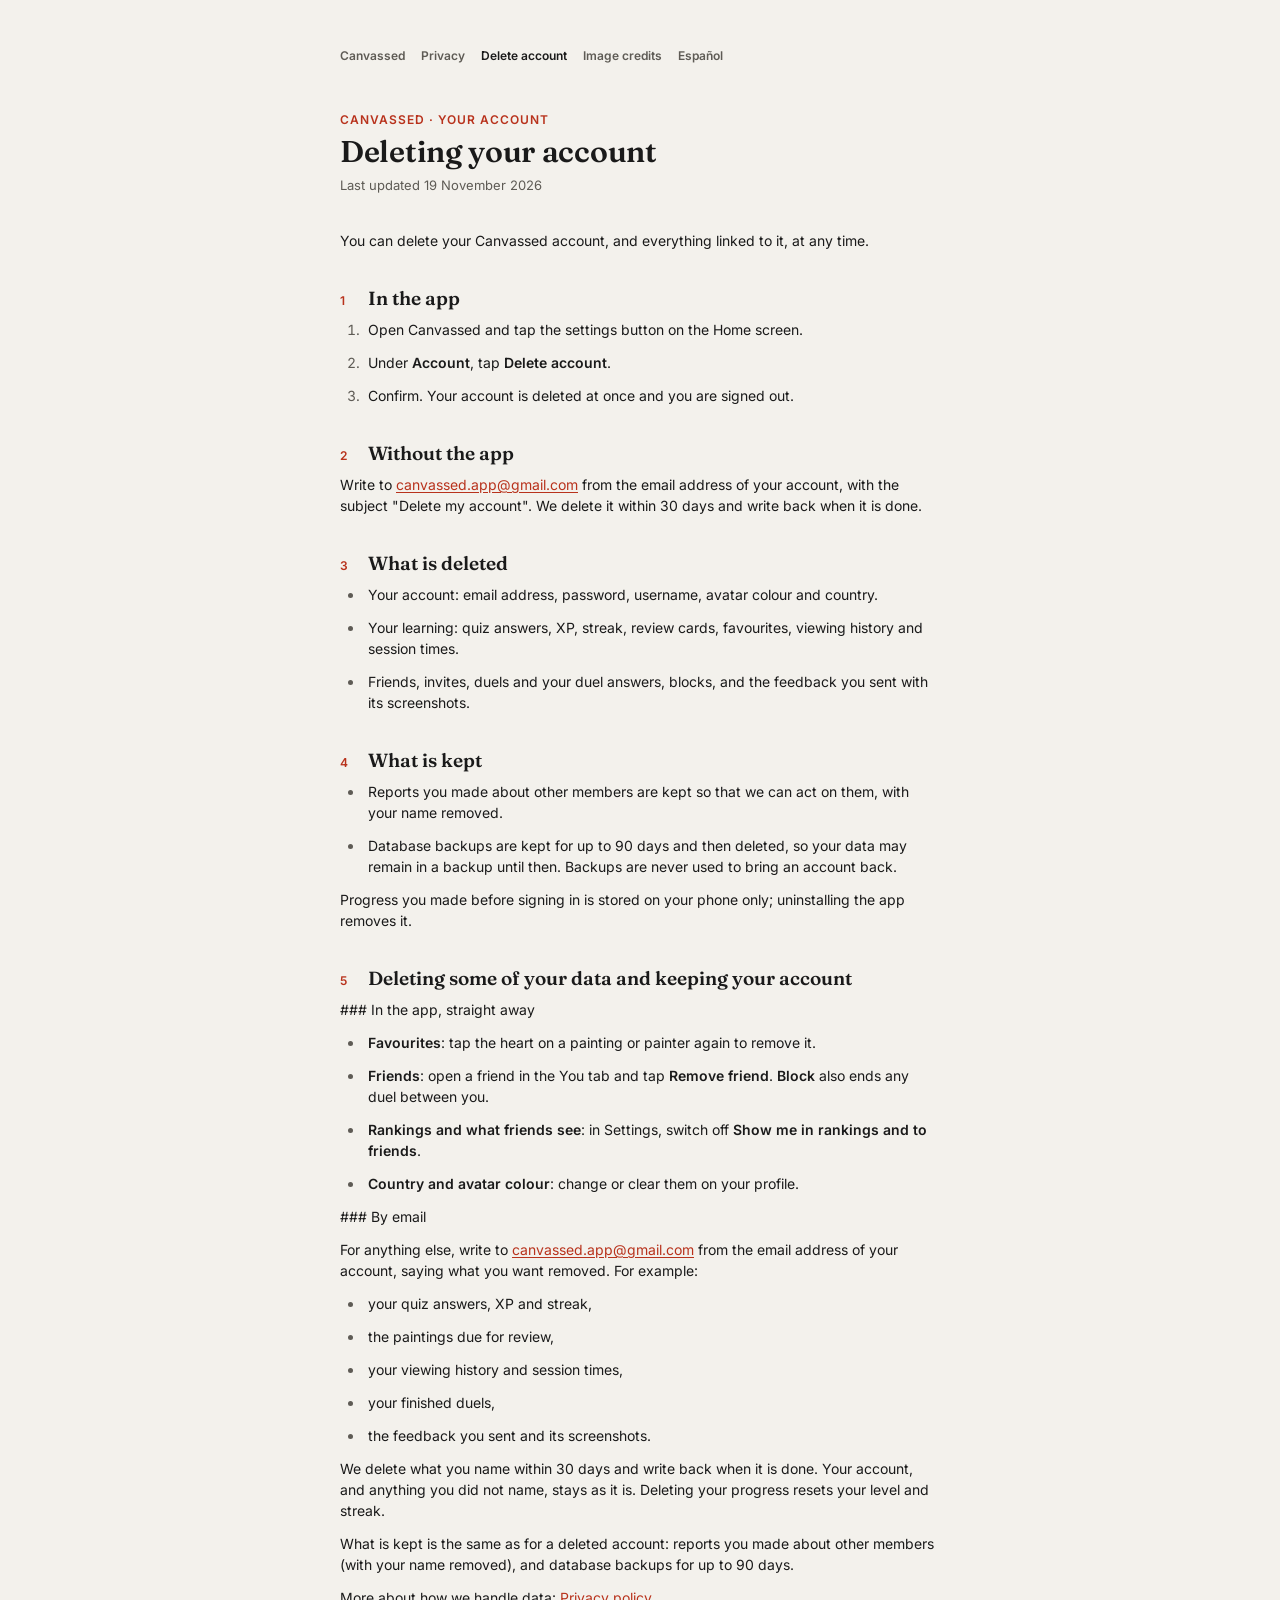
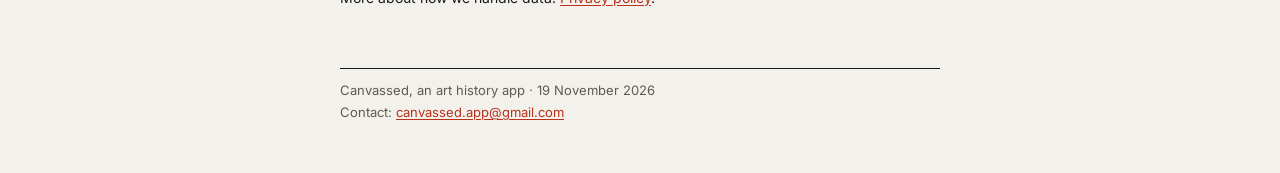
<file: delete-account.html>
<!doctype html>
<html lang="en-GB">
<head>
<meta charset="utf-8">
<meta name="viewport" content="width=device-width, initial-scale=1">
<meta name="color-scheme" content="light">
<title>Deleting your account · Canvassed</title>
<link rel="stylesheet" href="site.css">
<link rel="alternate" hreflang="es" href="es/delete-account.html">
</head>
<body>
<main>
<nav aria-label="Canvassed pages"><a href="index.html">Canvassed</a><a href="privacy.html">Privacy</a><a href="delete-account.html" aria-current="page">Delete account</a><a href="credits.html">Image credits</a><a href="es/delete-account.html" hreflang="es" lang="es">Español</a></nav>
<p class="kicker">Canvassed · Your account</p>
<h1>Deleting your account</h1>
<p class="updated">Last updated 19 November 2026</p>
<p>You can delete your Canvassed account, and everything linked to it, at any time.</p>
<h2><span class="number">1</span>In the app</h2>
<ol>
<li>Open Canvassed and tap the settings button on the Home screen.</li>
<li>Under <strong>Account</strong>, tap <strong>Delete account</strong>.</li>
<li>Confirm. Your account is deleted at once and you are signed out.</li>
</ol>
<h2><span class="number">2</span>Without the app</h2>
<p>Write to <a href="mailto:canvassed.app@gmail.com">canvassed.app@gmail.com</a> from the email address of your account, with the subject &quot;Delete my account&quot;. We delete it within 30 days and write back when it is done.</p>
<h2><span class="number">3</span>What is deleted</h2>
<ul>
<li>Your account: email address, password, username, avatar colour and country.</li>
<li>Your learning: quiz answers, XP, streak, review cards, favourites, viewing history and session times.</li>
<li>Friends, invites, duels and your duel answers, blocks, and the feedback you sent with its screenshots.</li>
</ul>
<h2><span class="number">4</span>What is kept</h2>
<ul>
<li>Reports you made about other members are kept so that we can act on them, with your name removed.</li>
<li>Database backups are kept for up to 90 days and then deleted, so your data may remain in a backup until then. Backups are never used to bring an account back.</li>
</ul>
<p>Progress you made before signing in is stored on your phone only; uninstalling the app removes it.</p>
<h2><span class="number">5</span>Deleting some of your data and keeping your account</h2>
<p>### In the app, straight away</p>
<ul>
<li><strong>Favourites</strong>: tap the heart on a painting or painter again to remove it.</li>
<li><strong>Friends</strong>: open a friend in the You tab and tap <strong>Remove friend</strong>. <strong>Block</strong> also ends any duel between you.</li>
<li><strong>Rankings and what friends see</strong>: in Settings, switch off <strong>Show me in rankings and to friends</strong>.</li>
<li><strong>Country and avatar colour</strong>: change or clear them on your profile.</li>
</ul>
<p>### By email</p>
<p>For anything else, write to <a href="mailto:canvassed.app@gmail.com">canvassed.app@gmail.com</a> from the email address of your account, saying what you want removed. For example:</p>
<ul>
<li>your quiz answers, XP and streak,</li>
<li>the paintings due for review,</li>
<li>your viewing history and session times,</li>
<li>your finished duels,</li>
<li>the feedback you sent and its screenshots.</li>
</ul>
<p>We delete what you name within 30 days and write back when it is done. Your account, and anything you did not name, stays as it is. Deleting your progress resets your level and streak.</p>
<p>What is kept is the same as for a deleted account: reports you made about other members (with your name removed), and database backups for up to 90 days.</p>
<p>More about how we handle data: <a href="privacy.html">Privacy policy</a>.</p>
<footer>
<p>Canvassed, an art history app · 19 November 2026</p>
<p>Contact: <a href="mailto:canvassed.app@gmail.com">canvassed.app@gmail.com</a></p>
</footer>
</main>
</body>
</html>
</file>
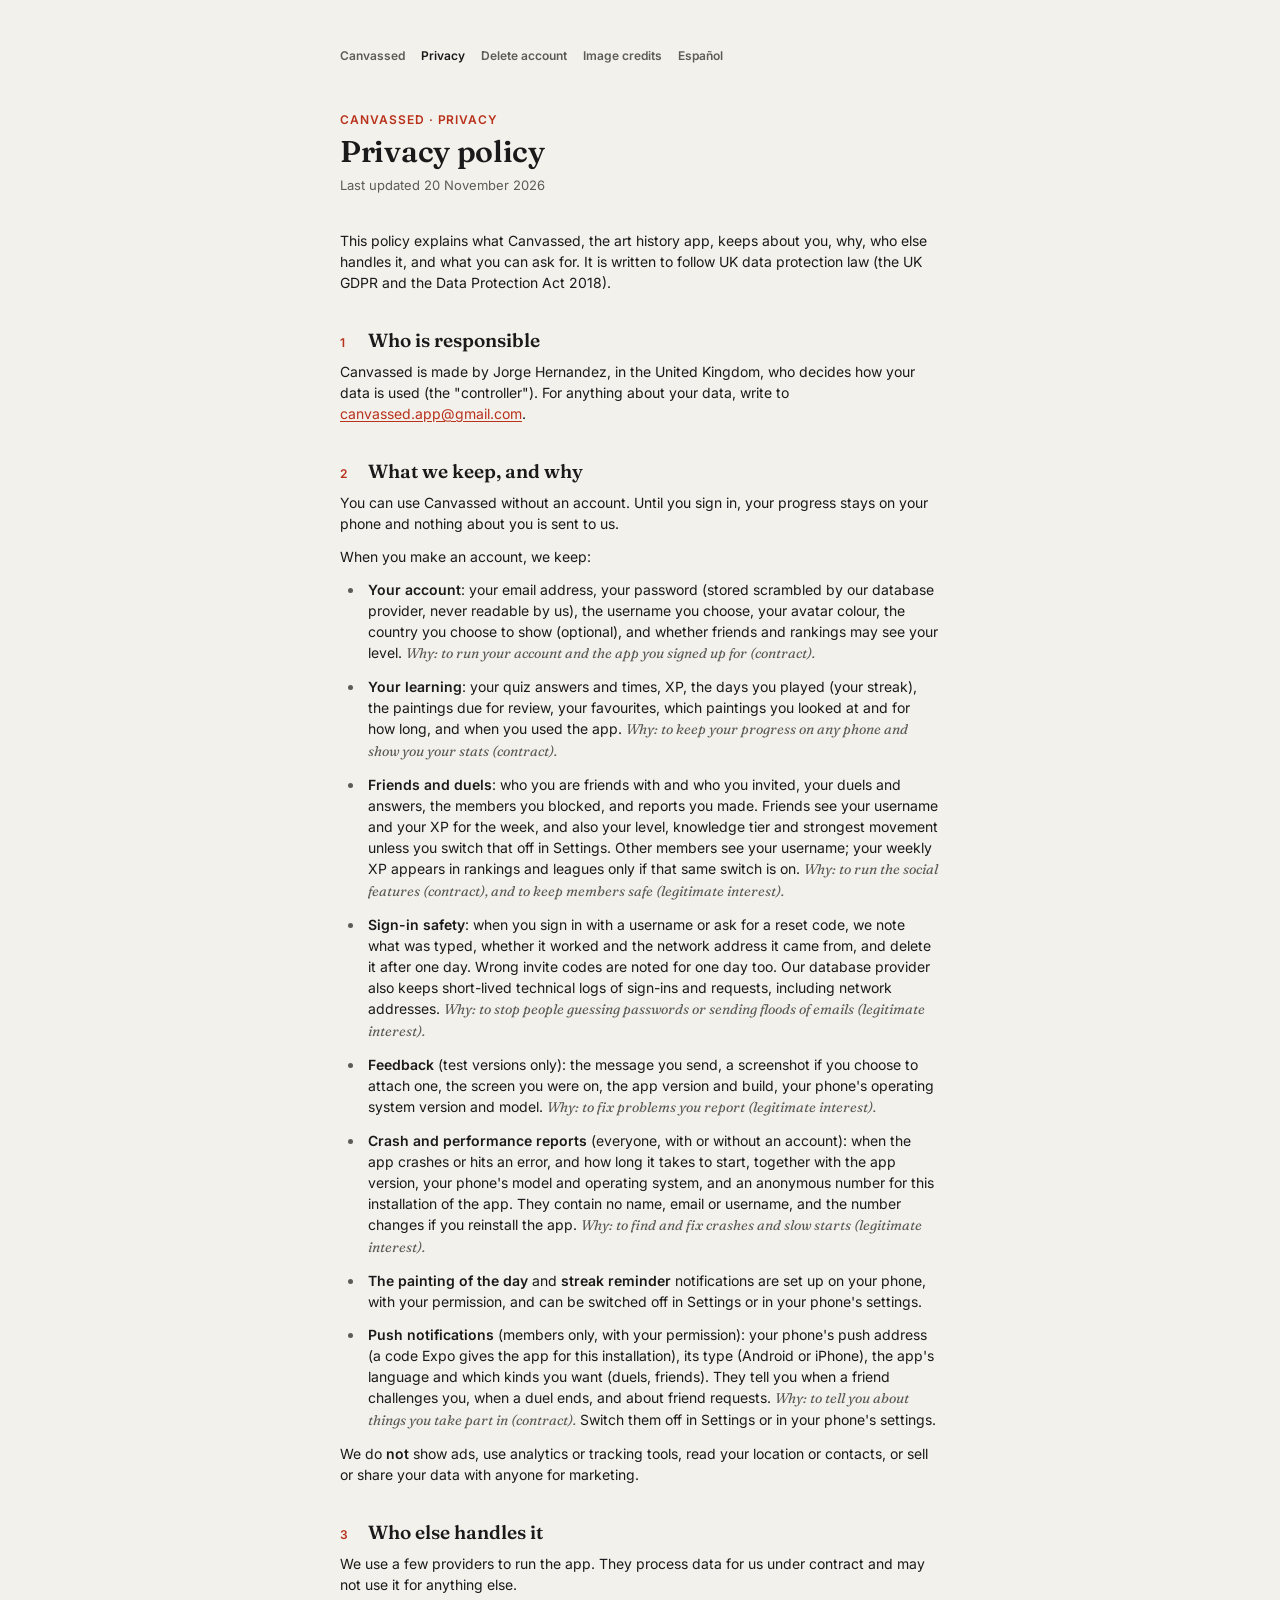
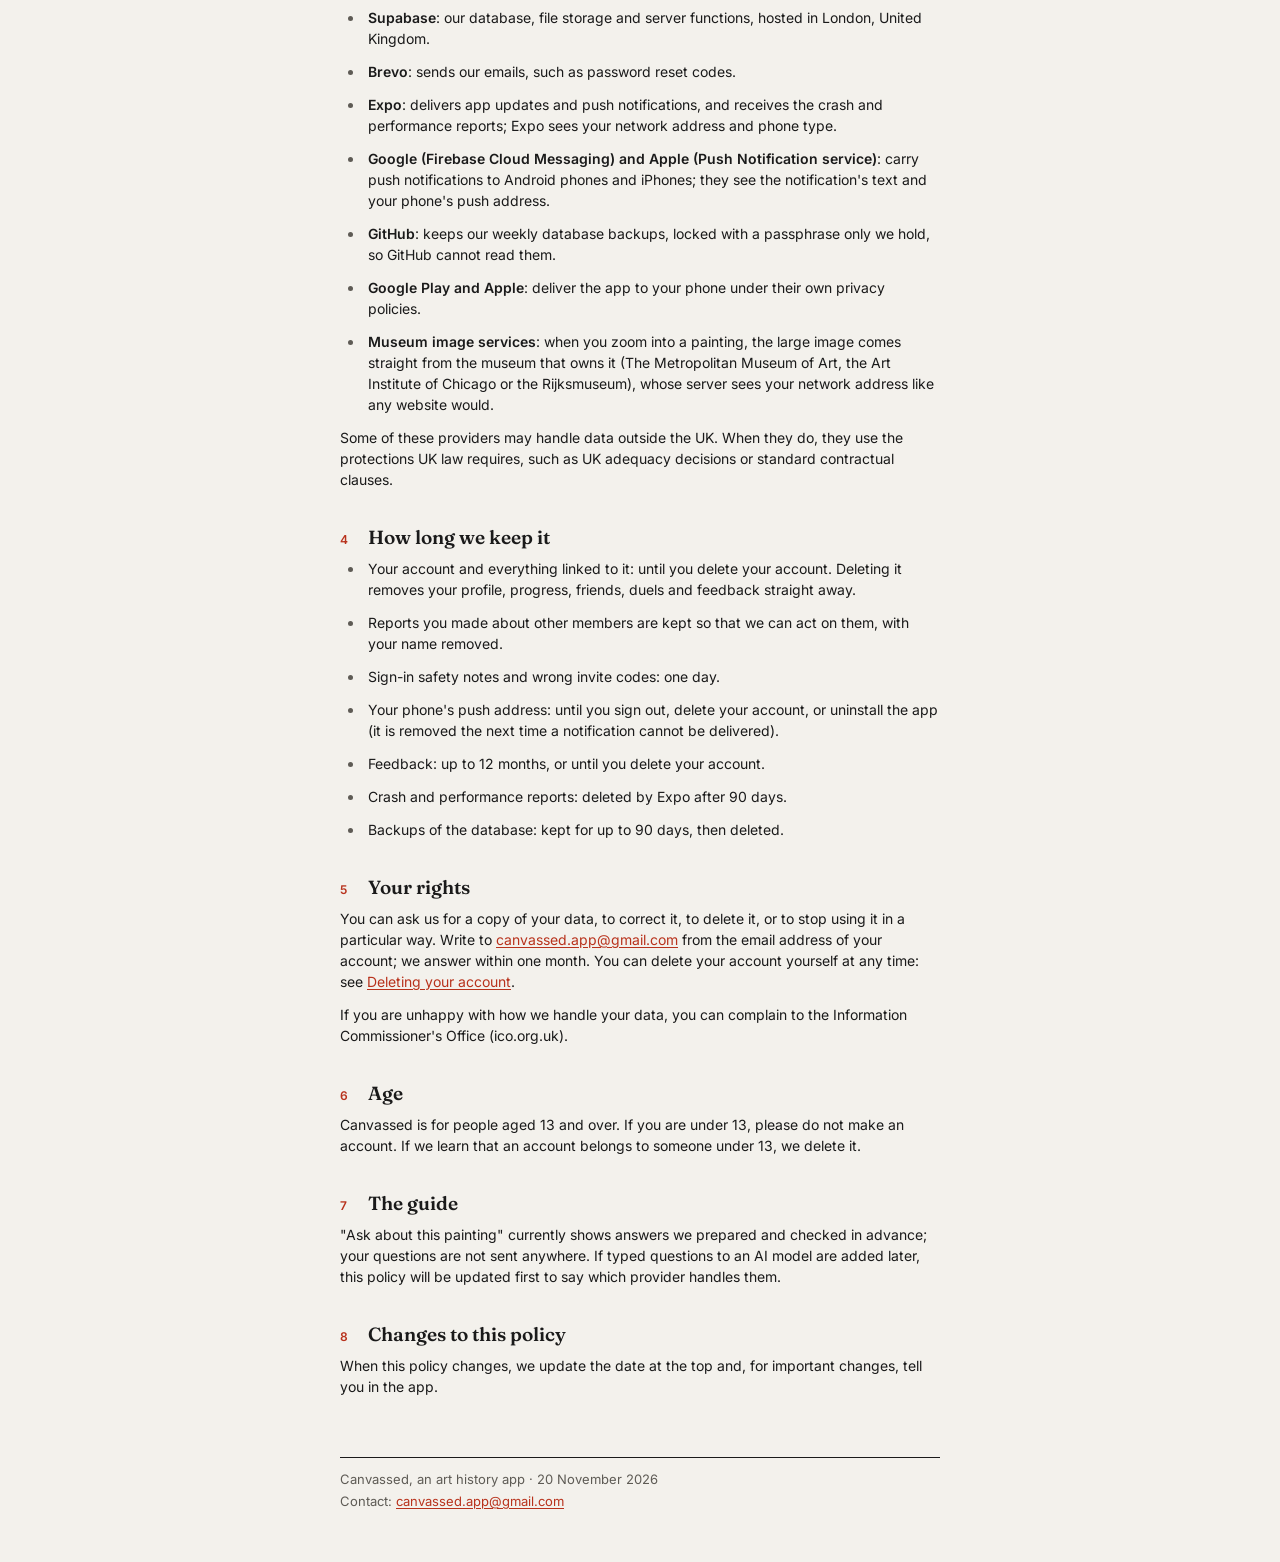
<file: privacy.html>
<!doctype html>
<html lang="en-GB">
<head>
<meta charset="utf-8">
<meta name="viewport" content="width=device-width, initial-scale=1">
<meta name="color-scheme" content="light">
<title>Privacy policy · Canvassed</title>
<link rel="stylesheet" href="site.css">
<link rel="alternate" hreflang="es" href="es/privacy.html">
</head>
<body>
<main>
<nav aria-label="Canvassed pages"><a href="index.html">Canvassed</a><a href="privacy.html" aria-current="page">Privacy</a><a href="delete-account.html">Delete account</a><a href="credits.html">Image credits</a><a href="es/privacy.html" hreflang="es" lang="es">Español</a></nav>
<p class="kicker">Canvassed · Privacy</p>
<h1>Privacy policy</h1>
<p class="updated">Last updated 20 November 2026</p>
<p>This policy explains what Canvassed, the art history app, keeps about you, why, who else handles it, and what you can ask for. It is written to follow UK data protection law (the UK GDPR and the Data Protection Act 2018).</p>
<h2><span class="number">1</span>Who is responsible</h2>
<p>Canvassed is made by Jorge Hernandez, in the United Kingdom, who decides how your data is used (the &quot;controller&quot;). For anything about your data, write to <a href="mailto:canvassed.app@gmail.com">canvassed.app@gmail.com</a>.</p>
<h2><span class="number">2</span>What we keep, and why</h2>
<p>You can use Canvassed without an account. Until you sign in, your progress stays on your phone and nothing about you is sent to us.</p>
<p>When you make an account, we keep:</p>
<ul>
<li><strong>Your account</strong>: your email address, your password (stored scrambled by our database provider, never readable by us), the username you choose, your avatar colour, the country you choose to show (optional), and whether friends and rankings may see your level. <em>Why: to run your account and the app you signed up for (contract).</em></li>
<li><strong>Your learning</strong>: your quiz answers and times, XP, the days you played (your streak), the paintings due for review, your favourites, which paintings you looked at and for how long, and when you used the app. <em>Why: to keep your progress on any phone and show you your stats (contract).</em></li>
<li><strong>Friends and duels</strong>: who you are friends with and who you invited, your duels and answers, the members you blocked, and reports you made. Friends see your username and your XP for the week, and also your level, knowledge tier and strongest movement unless you switch that off in Settings. Other members see your username; your weekly XP appears in rankings and leagues only if that same switch is on. <em>Why: to run the social features (contract), and to keep members safe (legitimate interest).</em></li>
<li><strong>Sign-in safety</strong>: when you sign in with a username or ask for a reset code, we note what was typed, whether it worked and the network address it came from, and delete it after one day. Wrong invite codes are noted for one day too. Our database provider also keeps short-lived technical logs of sign-ins and requests, including network addresses. <em>Why: to stop people guessing passwords or sending floods of emails (legitimate interest).</em></li>
<li><strong>Feedback</strong> (test versions only): the message you send, a screenshot if you choose to attach one, the screen you were on, the app version and build, your phone's operating system version and model. <em>Why: to fix problems you report (legitimate interest).</em></li>
<li><strong>Crash and performance reports</strong> (everyone, with or without an account): when the app crashes or hits an error, and how long it takes to start, together with the app version, your phone's model and operating system, and an anonymous number for this installation of the app. They contain no name, email or username, and the number changes if you reinstall the app. <em>Why: to find and fix crashes and slow starts (legitimate interest).</em></li>
<li><strong>The painting of the day</strong> and <strong>streak reminder</strong> notifications are set up on your phone, with your permission, and can be switched off in Settings or in your phone's settings.</li>
<li><strong>Push notifications</strong> (members only, with your permission): your phone's push address (a code Expo gives the app for this installation), its type (Android or iPhone), the app's language and which kinds you want (duels, friends). They tell you when a friend challenges you, when a duel ends, and about friend requests. <em>Why: to tell you about things you take part in (contract).</em> Switch them off in Settings or in your phone's settings.</li>
</ul>
<p>We do <strong>not</strong> show ads, use analytics or tracking tools, read your location or contacts, or sell or share your data with anyone for marketing.</p>
<h2><span class="number">3</span>Who else handles it</h2>
<p>We use a few providers to run the app. They process data for us under contract and may not use it for anything else.</p>
<ul>
<li><strong>Supabase</strong>: our database, file storage and server functions, hosted in London, United Kingdom.</li>
<li><strong>Brevo</strong>: sends our emails, such as password reset codes.</li>
<li><strong>Expo</strong>: delivers app updates and push notifications, and receives the crash and performance reports; Expo sees your network address and phone type.</li>
<li><strong>Google (Firebase Cloud Messaging) and Apple (Push Notification service)</strong>: carry push notifications to Android phones and iPhones; they see the notification's text and your phone's push address.</li>
<li><strong>GitHub</strong>: keeps our weekly database backups, locked with a passphrase only we hold, so GitHub cannot read them.</li>
<li><strong>Google Play and Apple</strong>: deliver the app to your phone under their own privacy policies.</li>
<li><strong>Museum image services</strong>: when you zoom into a painting, the large image comes straight from the museum that owns it (The Metropolitan Museum of Art, the Art Institute of Chicago or the Rijksmuseum), whose server sees your network address like any website would.</li>
</ul>
<p>Some of these providers may handle data outside the UK. When they do, they use the protections UK law requires, such as UK adequacy decisions or standard contractual clauses.</p>
<h2><span class="number">4</span>How long we keep it</h2>
<ul>
<li>Your account and everything linked to it: until you delete your account. Deleting it removes your profile, progress, friends, duels and feedback straight away.</li>
<li>Reports you made about other members are kept so that we can act on them, with your name removed.</li>
<li>Sign-in safety notes and wrong invite codes: one day.</li>
<li>Your phone's push address: until you sign out, delete your account, or uninstall the app (it is removed the next time a notification cannot be delivered).</li>
<li>Feedback: up to 12 months, or until you delete your account.</li>
<li>Crash and performance reports: deleted by Expo after 90 days.</li>
<li>Backups of the database: kept for up to 90 days, then deleted.</li>
</ul>
<h2><span class="number">5</span>Your rights</h2>
<p>You can ask us for a copy of your data, to correct it, to delete it, or to stop using it in a particular way. Write to <a href="mailto:canvassed.app@gmail.com">canvassed.app@gmail.com</a> from the email address of your account; we answer within one month. You can delete your account yourself at any time: see <a href="delete-account.html">Deleting your account</a>.</p>
<p>If you are unhappy with how we handle your data, you can complain to the Information Commissioner's Office (ico.org.uk).</p>
<h2><span class="number">6</span>Age</h2>
<p>Canvassed is for people aged 13 and over. If you are under 13, please do not make an account. If we learn that an account belongs to someone under 13, we delete it.</p>
<h2><span class="number">7</span>The guide</h2>
<p>&quot;Ask about this painting&quot; currently shows answers we prepared and checked in advance; your questions are not sent anywhere. If typed questions to an AI model are added later, this policy will be updated first to say which provider handles them.</p>
<h2><span class="number">8</span>Changes to this policy</h2>
<p>When this policy changes, we update the date at the top and, for important changes, tell you in the app.</p>
<footer>
<p>Canvassed, an art history app · 20 November 2026</p>
<p>Contact: <a href="mailto:canvassed.app@gmail.com">canvassed.app@gmail.com</a></p>
</footer>
</main>
</body>
</html>
</file>
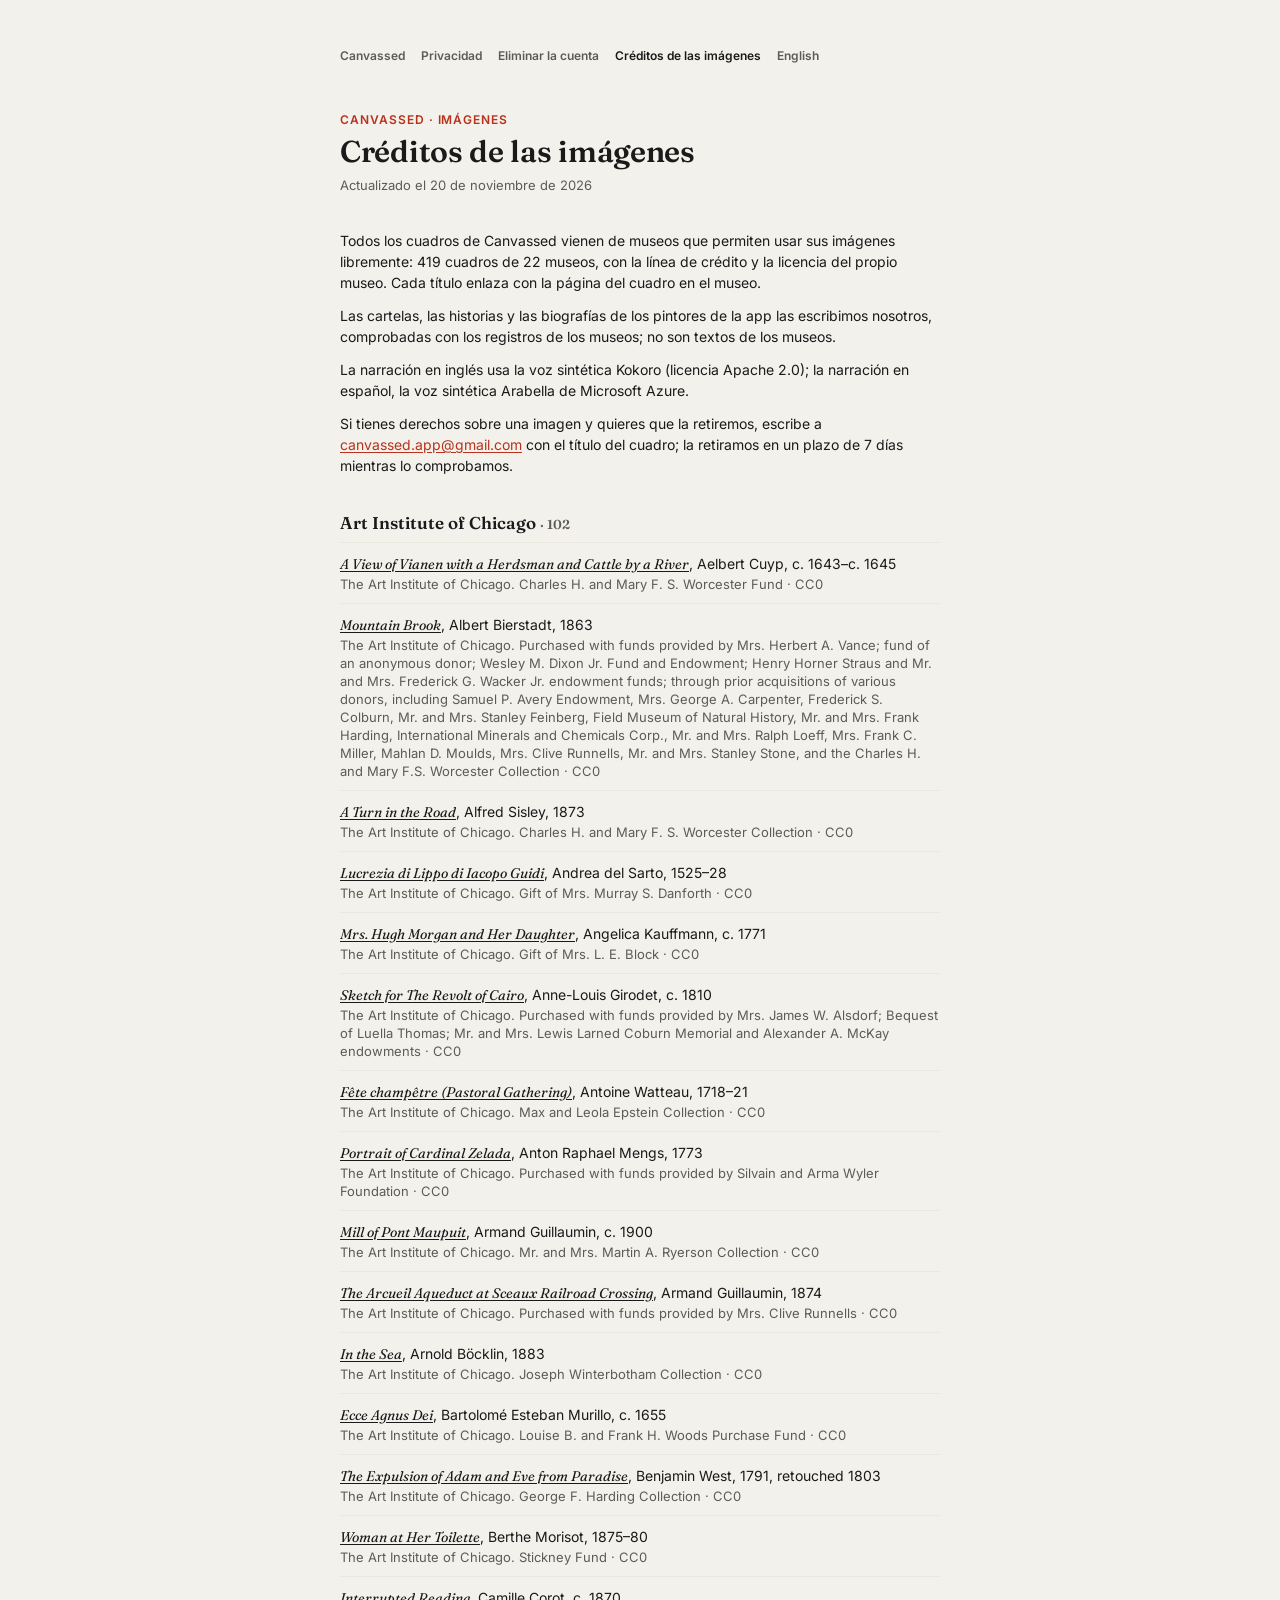
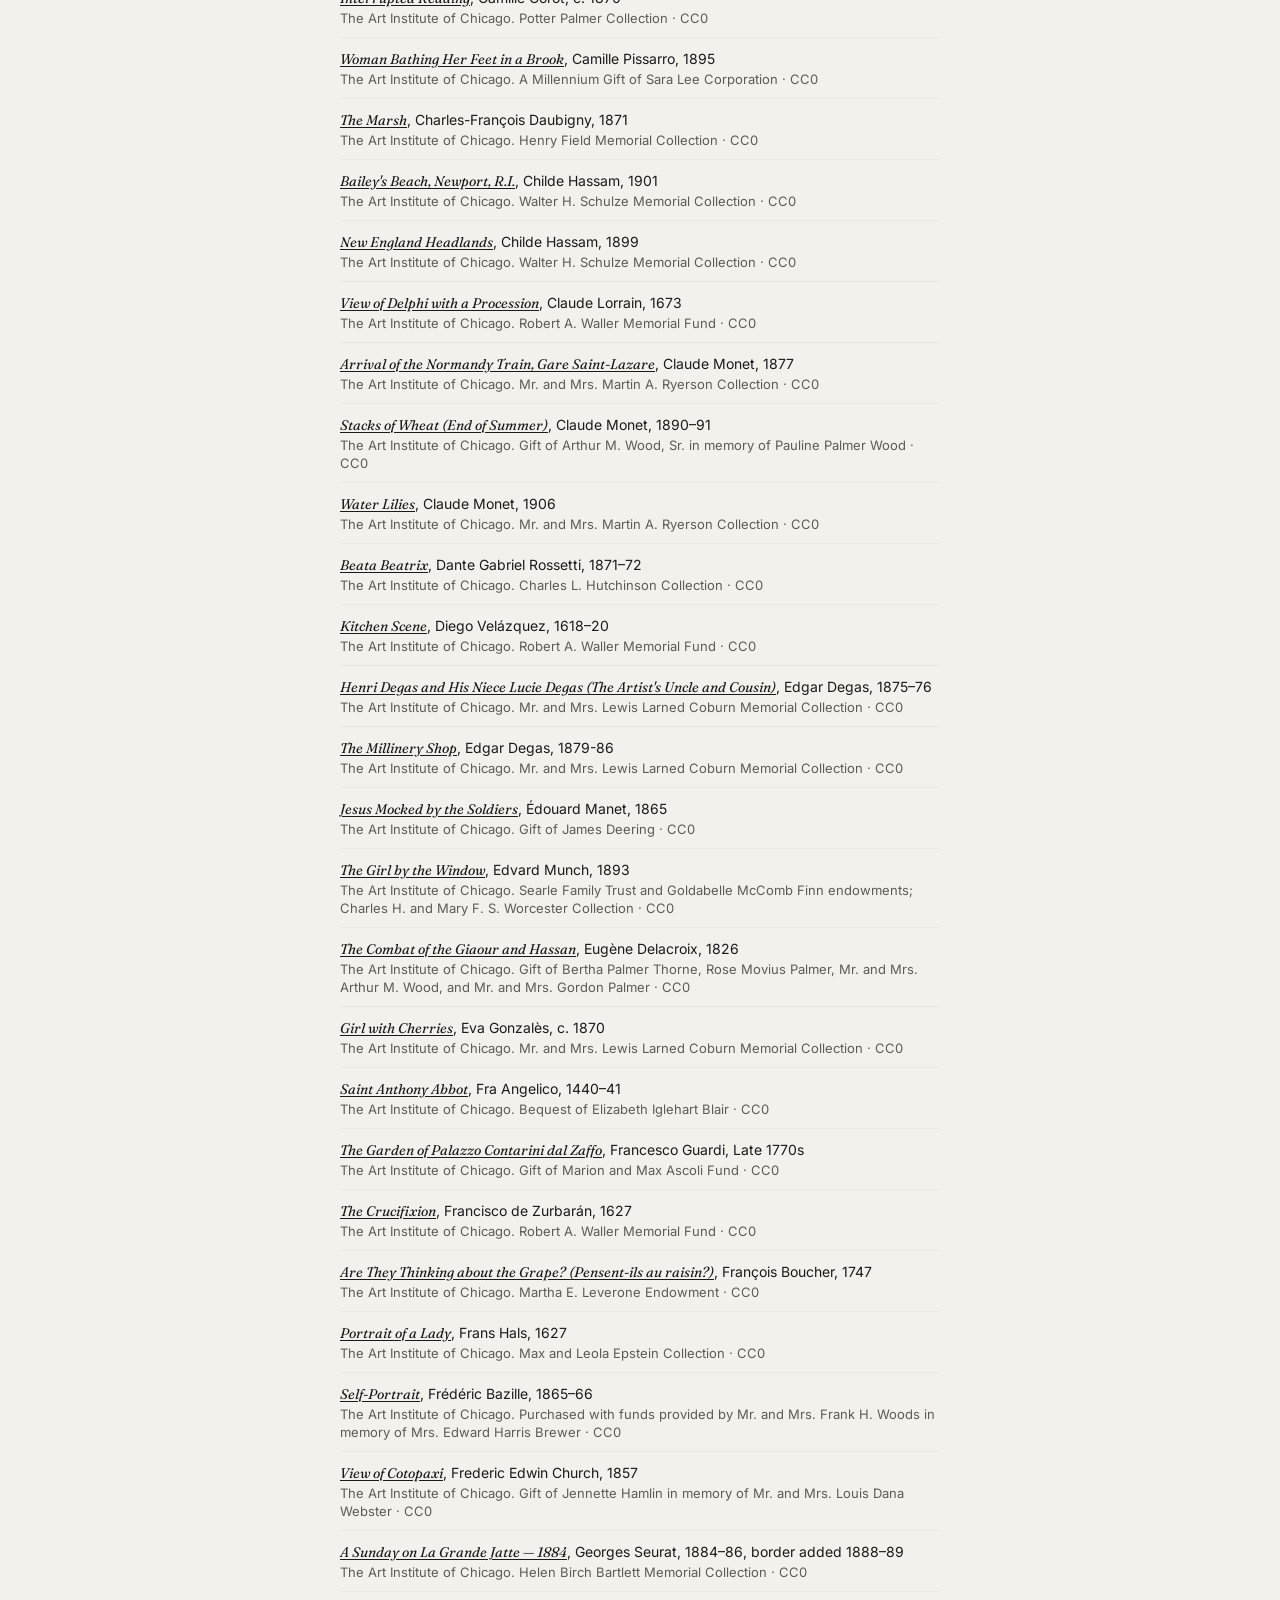
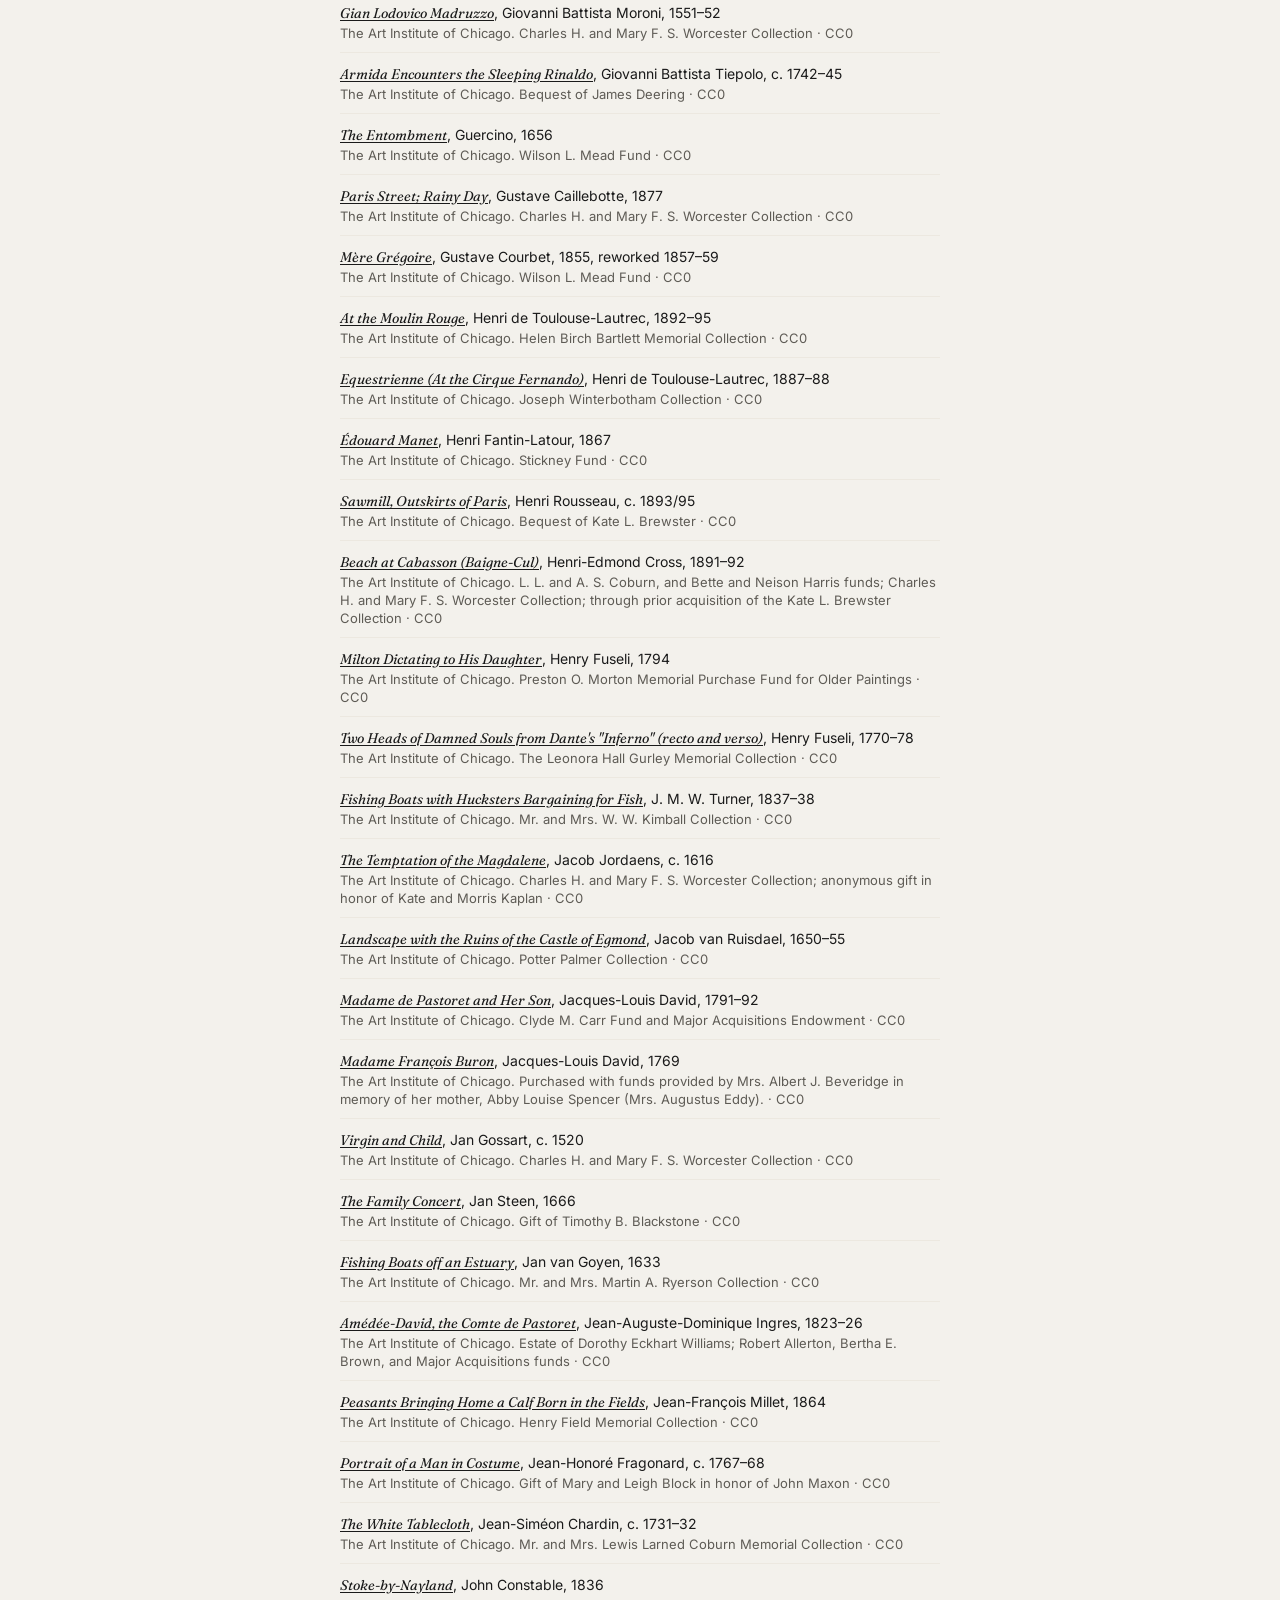
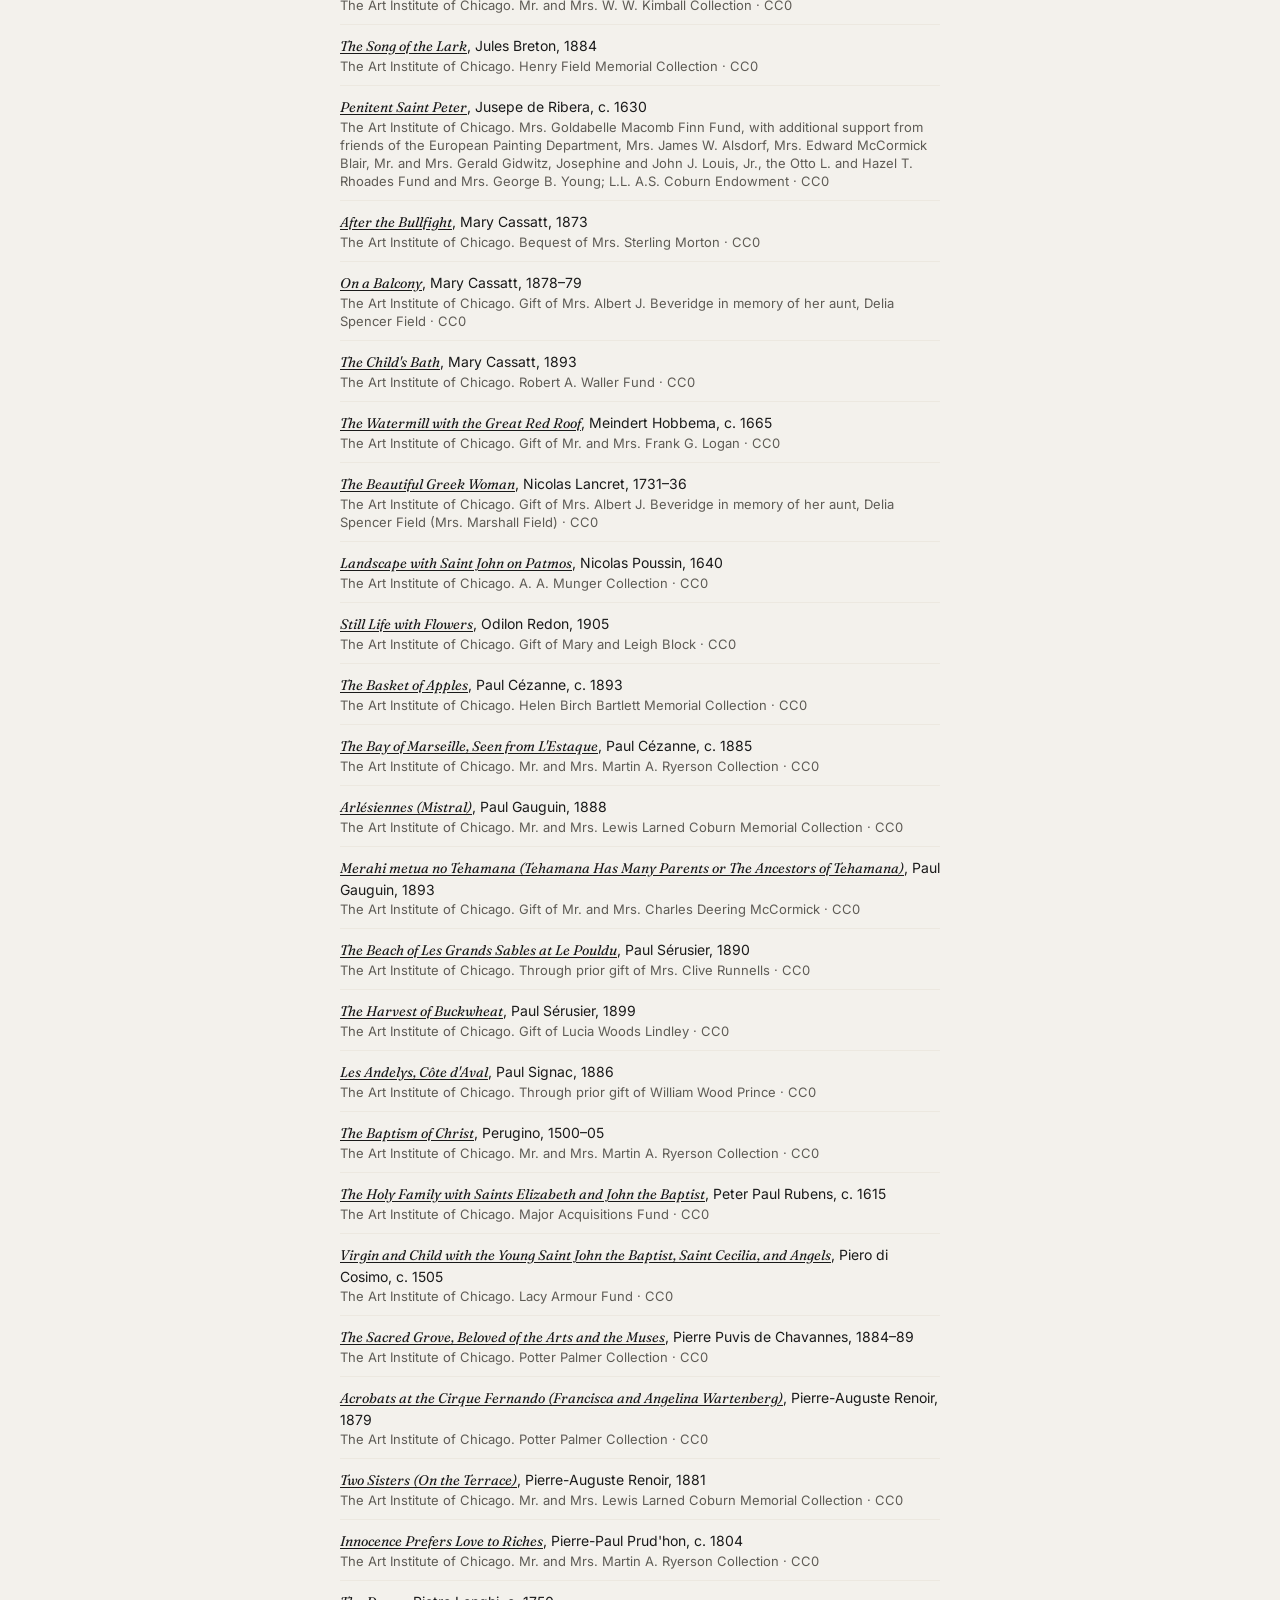
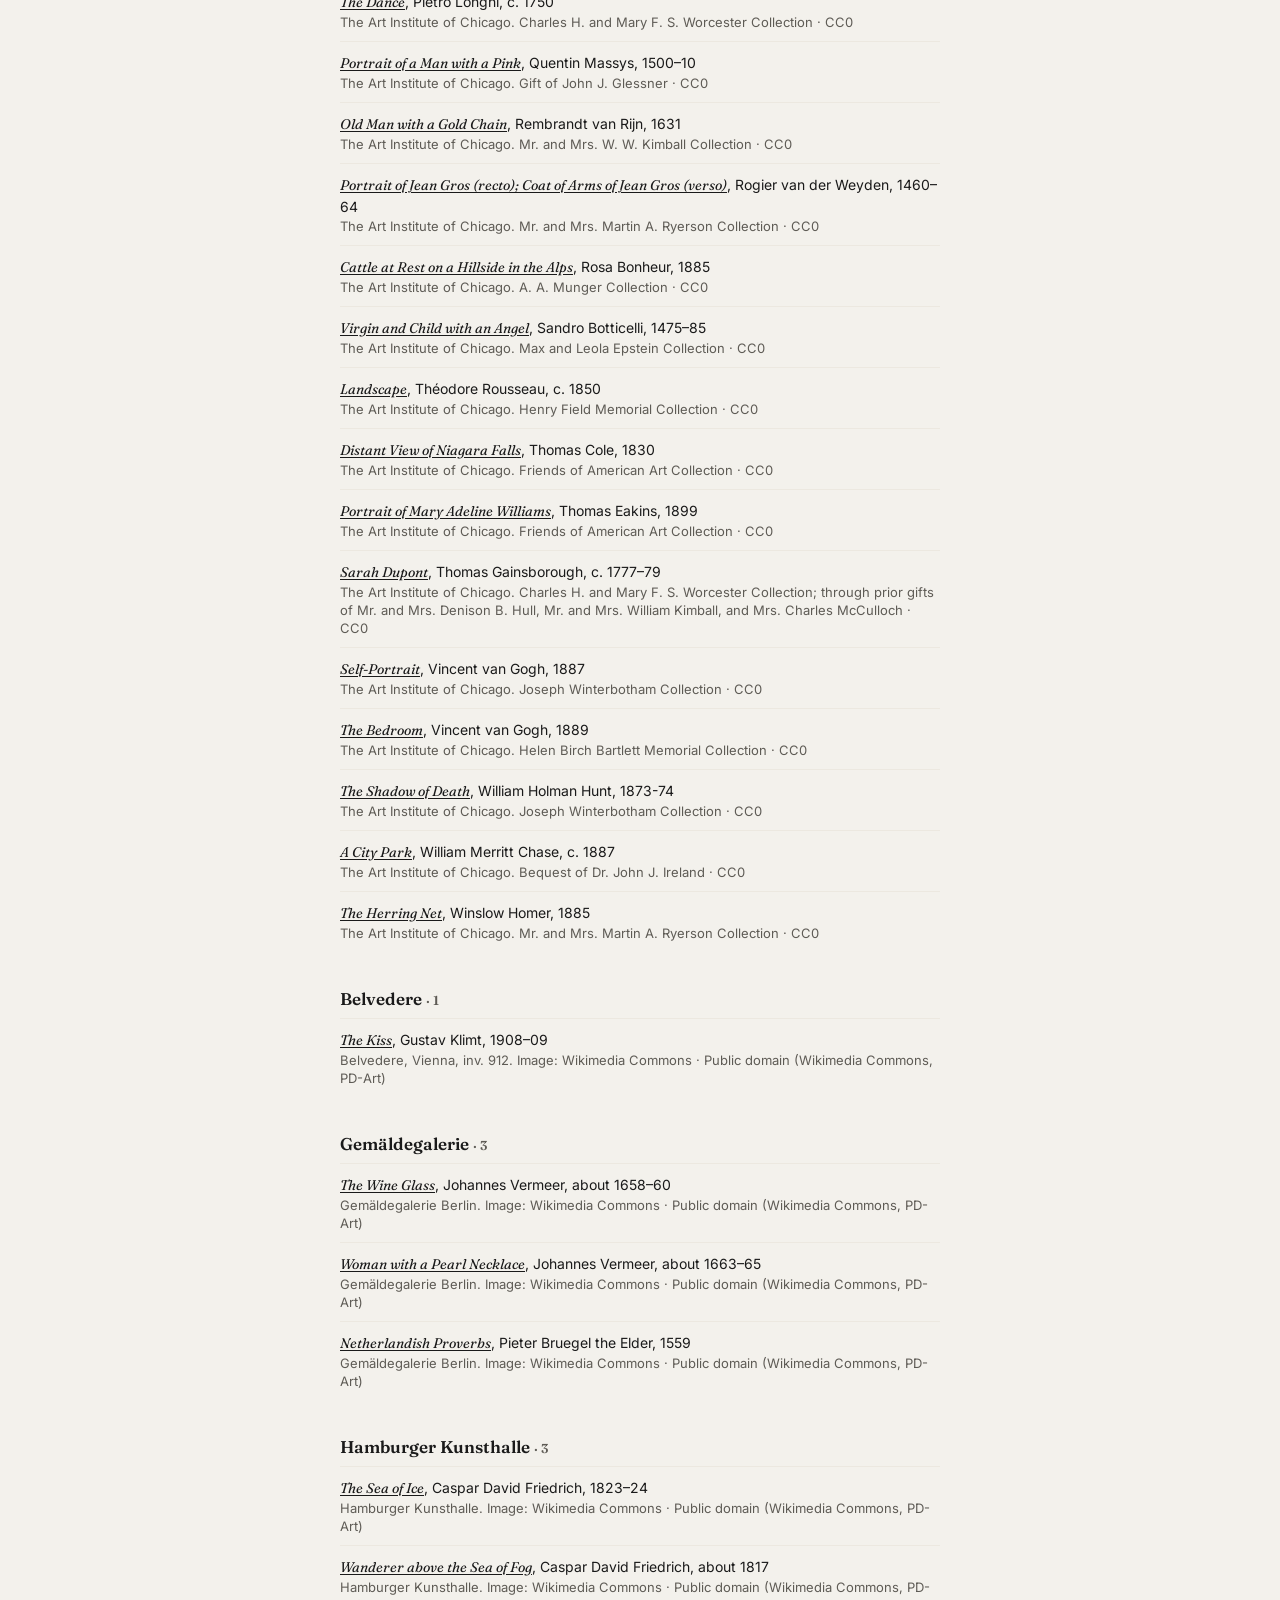
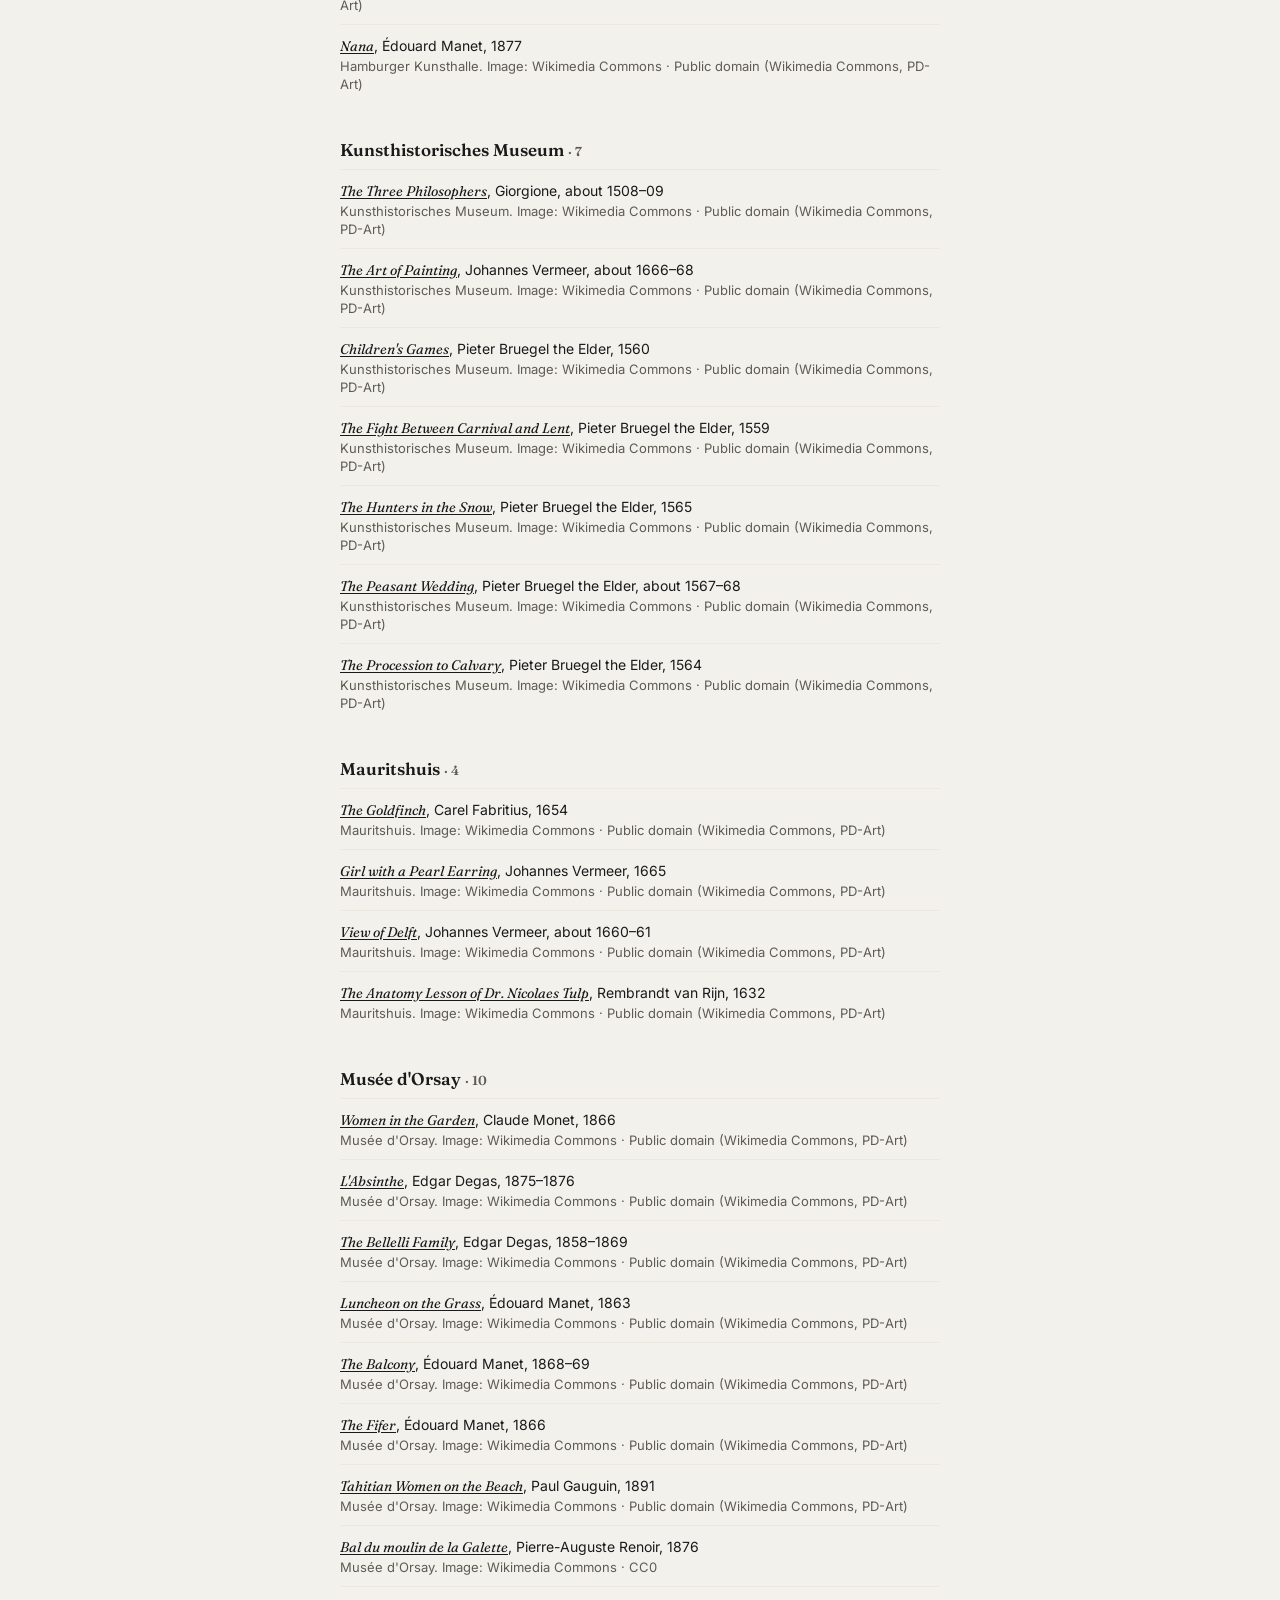
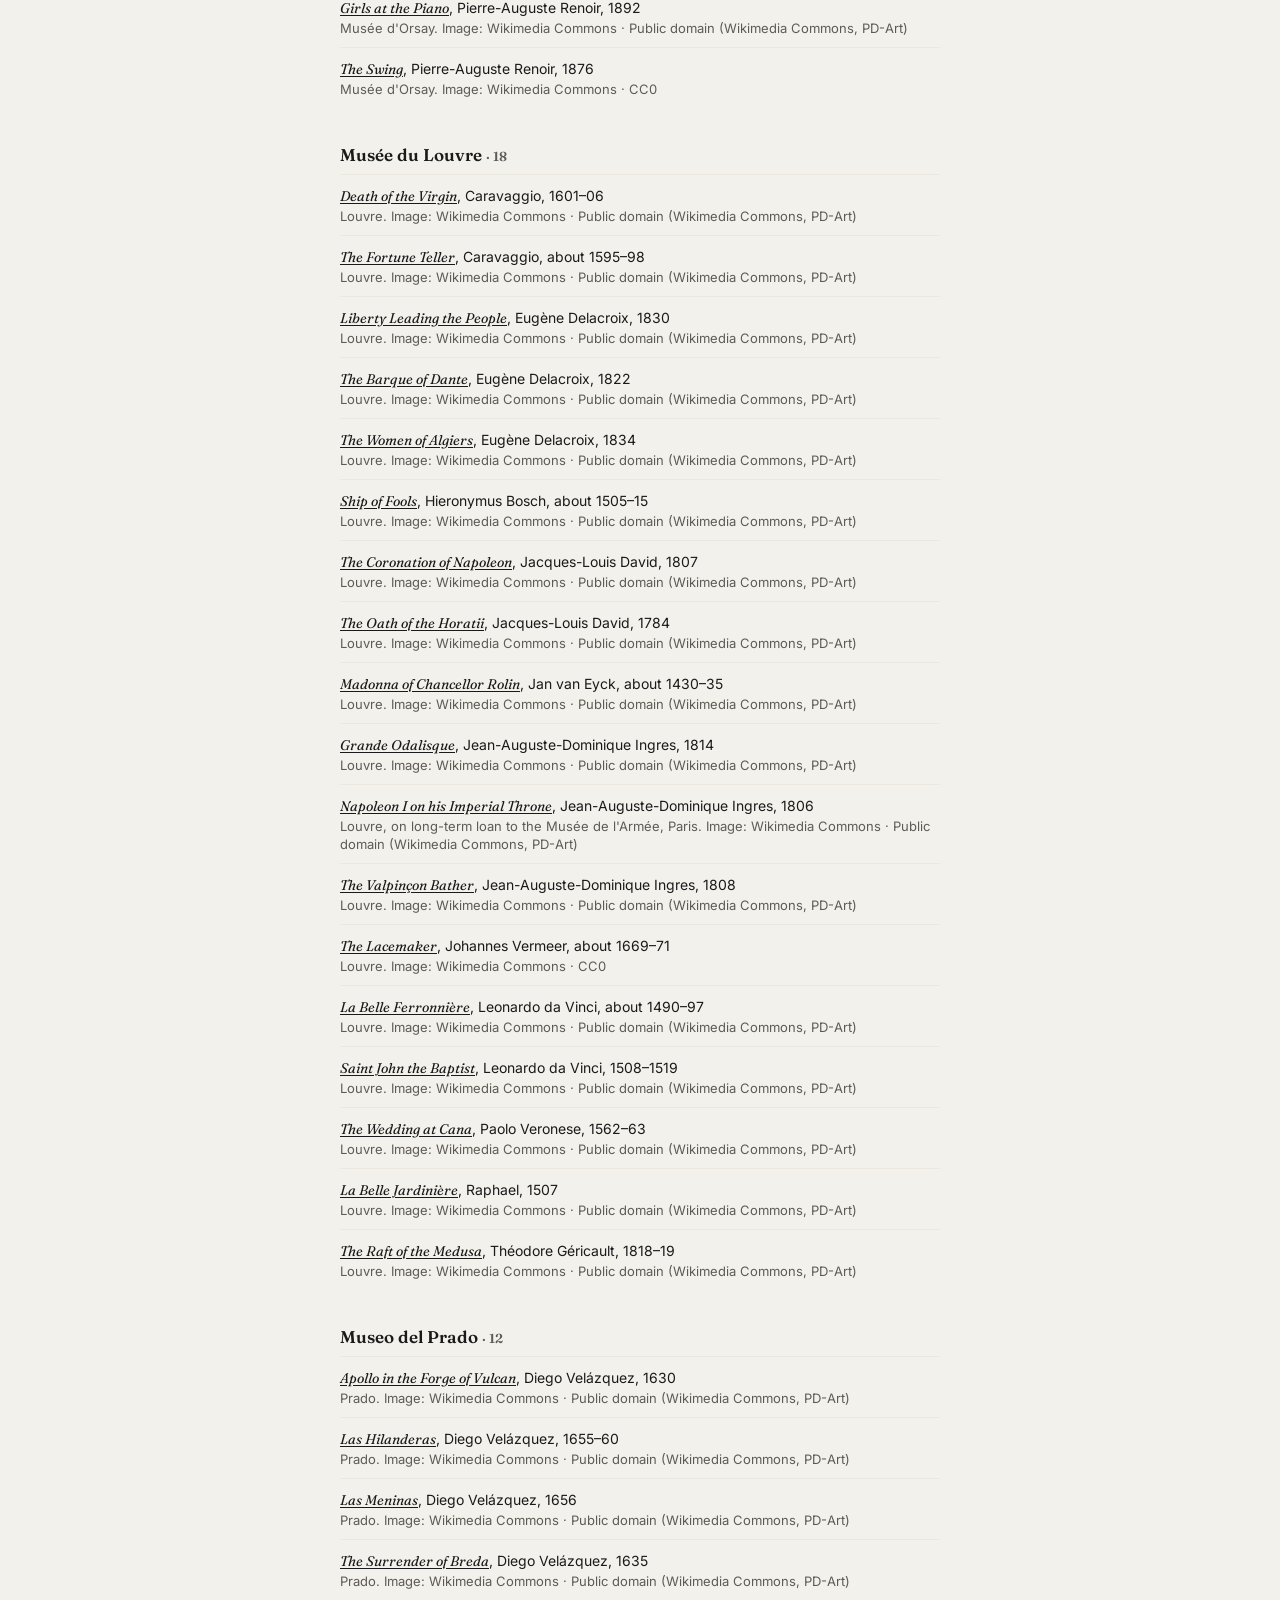
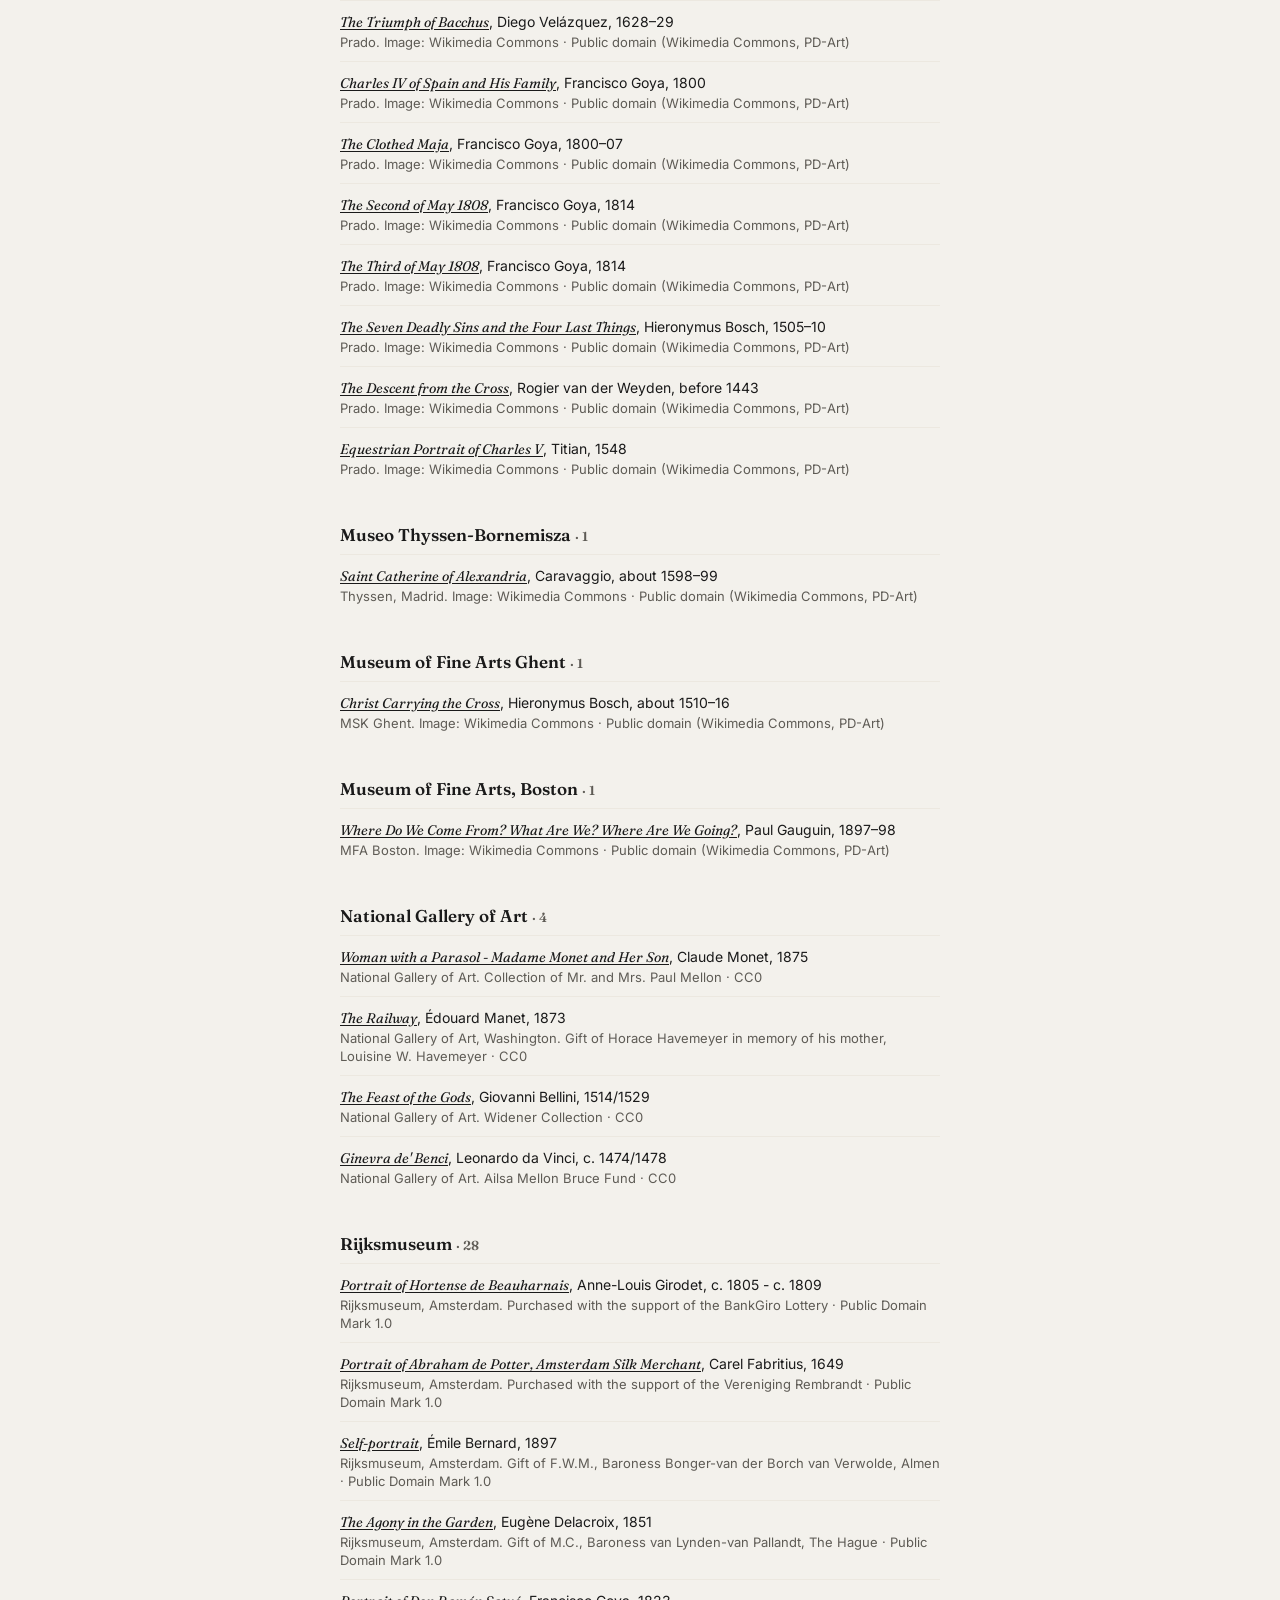
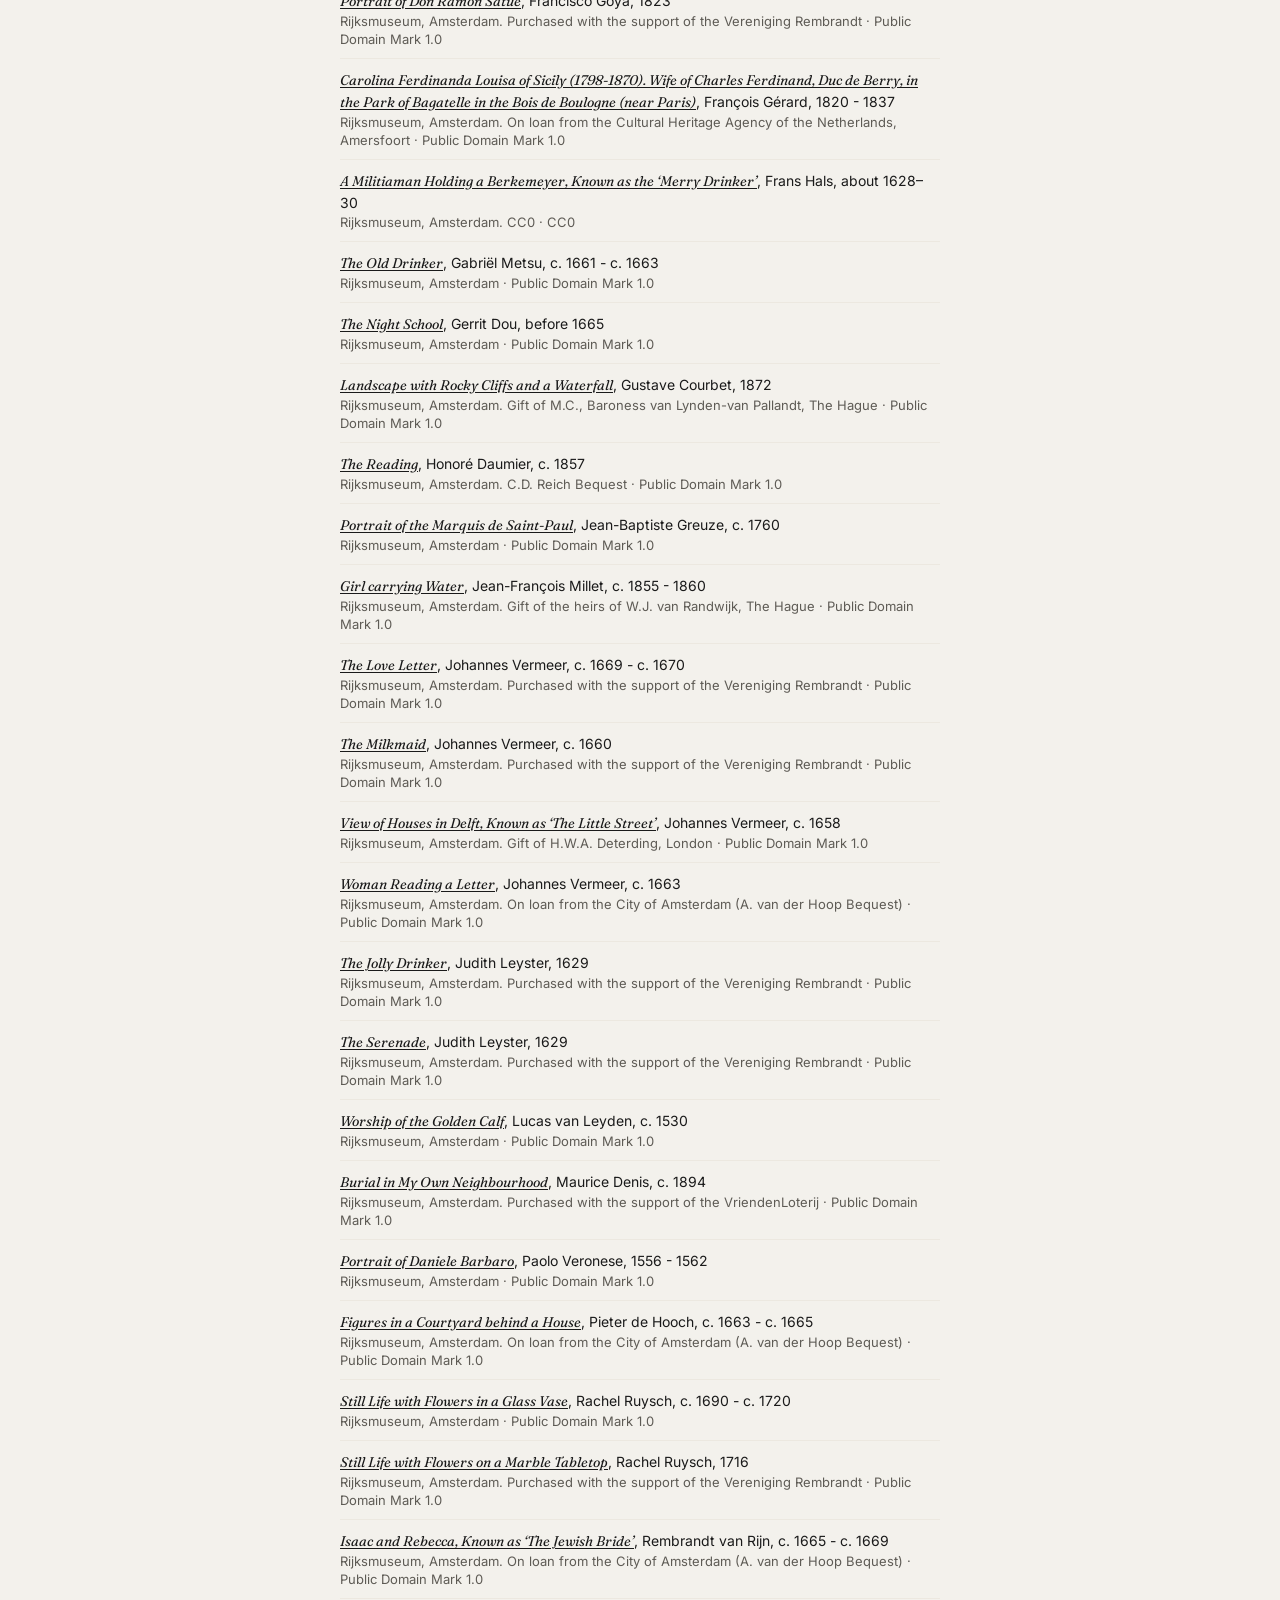
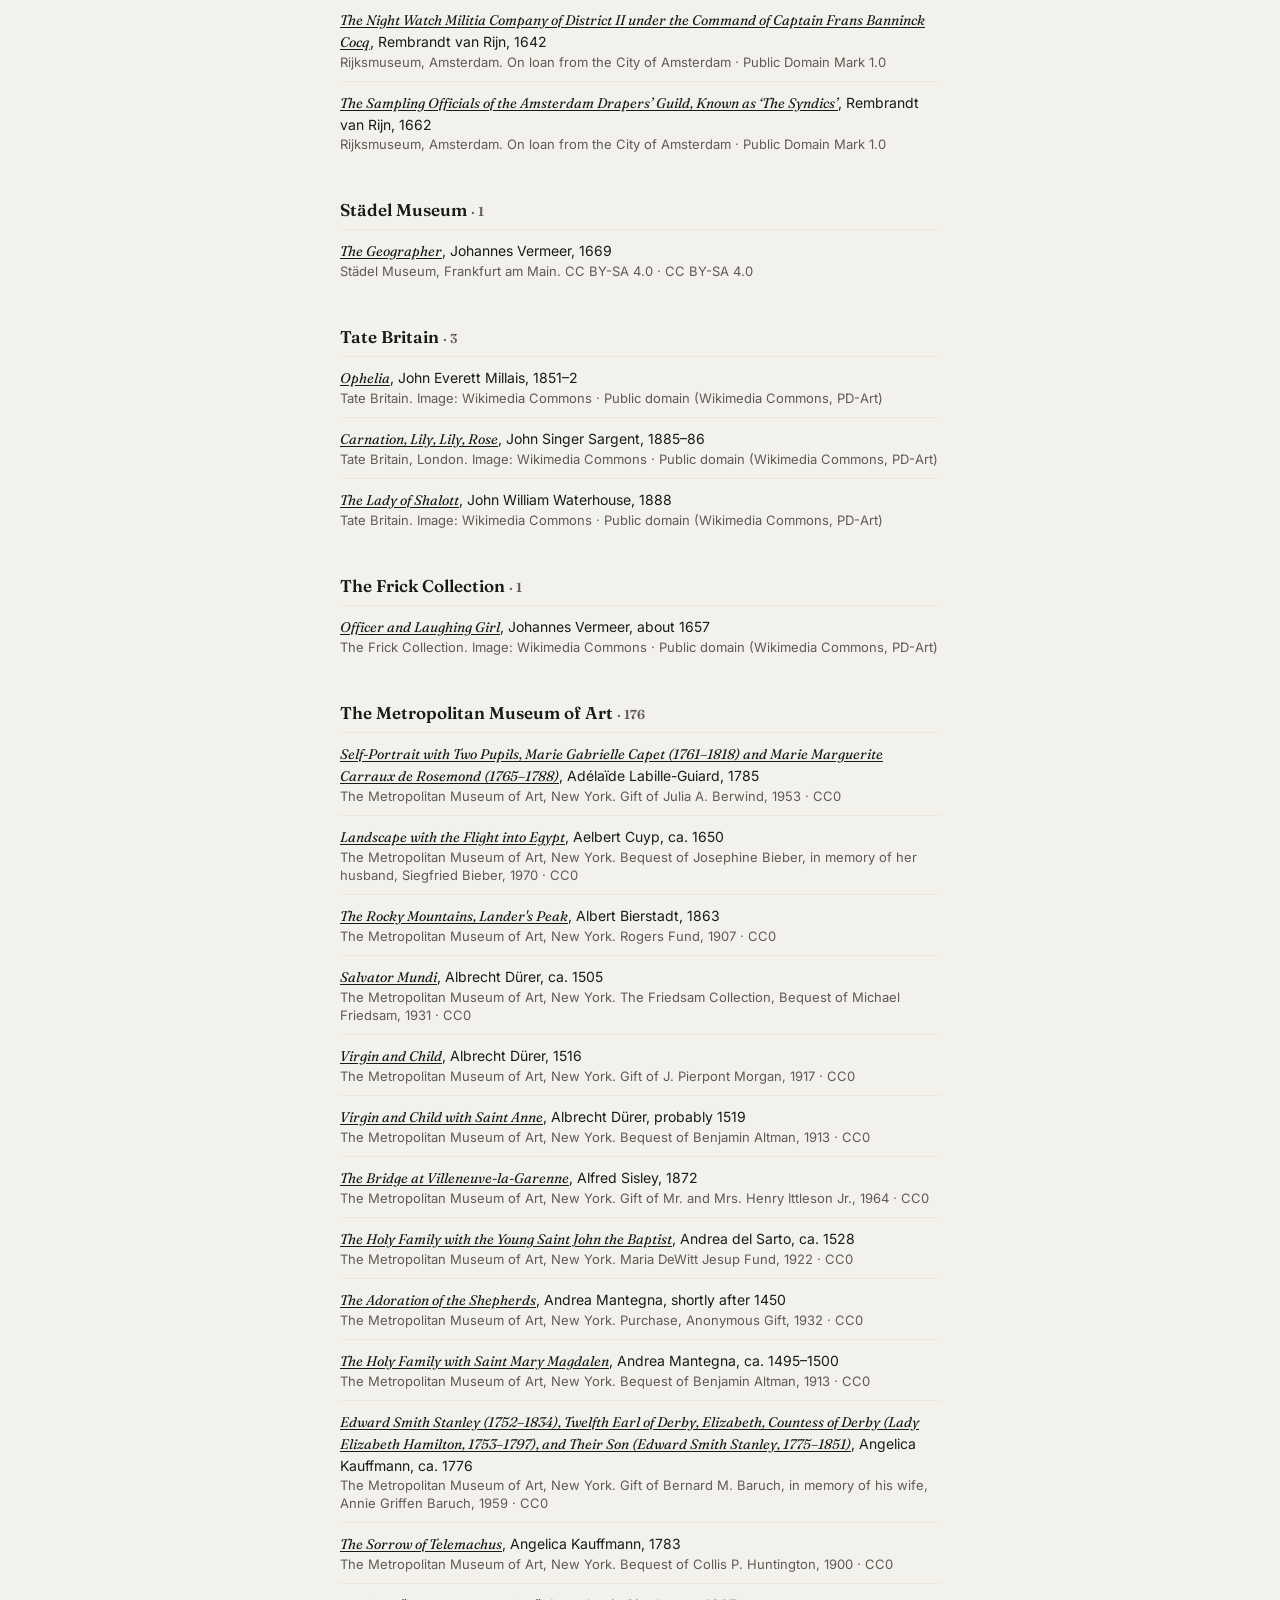
<file: es/credits.html>
<!doctype html>
<html lang="es-ES">
<head>
<meta charset="utf-8">
<meta name="viewport" content="width=device-width, initial-scale=1">
<meta name="color-scheme" content="light">
<title>Créditos de las imágenes · Canvassed</title>
<link rel="stylesheet" href="../site.css">
<link rel="alternate" hreflang="en" href="../credits.html">
</head>
<body>
<main>
<nav aria-label="Páginas de Canvassed"><a href="index.html">Canvassed</a><a href="privacy.html">Privacidad</a><a href="delete-account.html">Eliminar la cuenta</a><a href="credits.html" aria-current="page">Créditos de las imágenes</a><a href="../credits.html" hreflang="en" lang="en">English</a></nav>
<p class="kicker">Canvassed · Imágenes</p>
<h1>Créditos de las imágenes</h1>
<p class="updated">Actualizado el 20 de noviembre de 2026</p>
<p>Todos los cuadros de Canvassed vienen de museos que permiten usar sus imágenes libremente: 419 cuadros de 22 museos, con la línea de crédito y la licencia del propio museo. Cada título enlaza con la página del cuadro en el museo.</p>
<p>Las cartelas, las historias y las biografías de los pintores de la app las escribimos nosotros, comprobadas con los registros de los museos; no son textos de los museos.</p>
<p>La narración en inglés usa la voz sintética Kokoro (licencia Apache 2.0); la narración en español, la voz sintética Arabella de Microsoft Azure.</p>
<p>Si tienes derechos sobre una imagen y quieres que la retiremos, escribe a <a href="mailto:canvassed.app@gmail.com">canvassed.app@gmail.com</a> con el título del cuadro; la retiramos en un plazo de 7 días mientras lo comprobamos.</p>
<section class="credits"><h3>Art Institute of Chicago <span class="meta" style="display:inline">· 102</span></h3>
<ol>
<li><a class="work" href="https://www.artic.edu/artworks/181702">A View of Vianen with a Herdsman and Cattle by a River</a>, Aelbert Cuyp, c. 1643–c. 1645<span class="meta">The Art Institute of Chicago. Charles H. and Mary F. S. Worcester Fund · CC0</span></li>
<li><a class="work" href="https://www.artic.edu/artworks/146701">Mountain Brook</a>, Albert Bierstadt, 1863<span class="meta">The Art Institute of Chicago. Purchased with funds provided by Mrs. Herbert A. Vance; fund of an anonymous donor; Wesley M. Dixon Jr. Fund and Endowment; Henry Horner Straus and Mr. and Mrs. Frederick G. Wacker Jr. endowment funds; through prior acquisitions of various donors, including Samuel P. Avery Endowment, Mrs. George A. Carpenter, Frederick S. Colburn, Mr. and Mrs. Stanley Feinberg, Field Museum of Natural History, Mr. and Mrs. Frank Harding, International Minerals and Chemicals Corp., Mr. and Mrs. Ralph Loeff, Mrs. Frank C. Miller, Mahlan D. Moulds, Mrs. Clive Runnells, Mr. and Mrs. Stanley Stone, and the Charles H. and Mary F.S. Worcester Collection · CC0</span></li>
<li><a class="work" href="https://www.artic.edu/artworks/96559">A Turn in the Road</a>, Alfred Sisley, 1873<span class="meta">The Art Institute of Chicago. Charles H. and Mary F. S. Worcester Collection · CC0</span></li>
<li><a class="work" href="https://www.artic.edu/artworks/22270">Lucrezia di Lippo di Iacopo Guidi</a>, Andrea del Sarto, 1525–28<span class="meta">The Art Institute of Chicago. Gift of Mrs. Murray S. Danforth · CC0</span></li>
<li><a class="work" href="https://www.artic.edu/artworks/12658">Mrs. Hugh Morgan and Her Daughter</a>, Angelica Kauffmann, c. 1771<span class="meta">The Art Institute of Chicago. Gift of Mrs. L. E. Block · CC0</span></li>
<li><a class="work" href="https://www.artic.edu/artworks/152851">Sketch for The Revolt of Cairo</a>, Anne-Louis Girodet, c. 1810<span class="meta">The Art Institute of Chicago. Purchased with funds provided by Mrs. James W. Alsdorf; Bequest of Luella Thomas; Mr. and Mrs. Lewis Larned Coburn Memorial and Alexander A. McKay endowments · CC0</span></li>
<li><a class="work" href="https://www.artic.edu/artworks/107938">Fête champêtre (Pastoral Gathering)</a>, Antoine Watteau, 1718–21<span class="meta">The Art Institute of Chicago. Max and Leola Epstein Collection · CC0</span></li>
<li><a class="work" href="https://www.artic.edu/artworks/30899">Portrait of Cardinal Zelada</a>, Anton Raphael Mengs, 1773<span class="meta">The Art Institute of Chicago. Purchased with funds provided by Silvain and Arma Wyler Foundation · CC0</span></li>
<li><a class="work" href="https://www.artic.edu/artworks/16502">Mill of Pont Maupuit</a>, Armand Guillaumin, c. 1900<span class="meta">The Art Institute of Chicago. Mr. and Mrs. Martin A. Ryerson Collection · CC0</span></li>
<li><a class="work" href="https://www.artic.edu/artworks/33212">The Arcueil Aqueduct at Sceaux Railroad Crossing</a>, Armand Guillaumin, 1874<span class="meta">The Art Institute of Chicago. Purchased with funds provided by Mrs. Clive Runnells · CC0</span></li>
<li><a class="work" href="https://www.artic.edu/artworks/110507">In the Sea</a>, Arnold Böcklin, 1883<span class="meta">The Art Institute of Chicago. Joseph Winterbotham Collection · CC0</span></li>
<li><a class="work" href="https://www.artic.edu/artworks/11392">Ecce Agnus Dei</a>, Bartolomé Esteban Murillo, c. 1655<span class="meta">The Art Institute of Chicago. Louise B. and Frank H. Woods Purchase Fund · CC0</span></li>
<li><a class="work" href="https://www.artic.edu/artworks/102227">The Expulsion of Adam and Eve from Paradise</a>, Benjamin West, 1791, retouched 1803<span class="meta">The Art Institute of Chicago. George F. Harding Collection · CC0</span></li>
<li><a class="work" href="https://www.artic.edu/artworks/11723">Woman at Her Toilette</a>, Berthe Morisot, 1875–80<span class="meta">The Art Institute of Chicago. Stickney Fund · CC0</span></li>
<li><a class="work" href="https://www.artic.edu/artworks/81512">Interrupted Reading</a>, Camille Corot, c. 1870<span class="meta">The Art Institute of Chicago. Potter Palmer Collection · CC0</span></li>
<li><a class="work" href="https://www.artic.edu/artworks/153799">Woman Bathing Her Feet in a Brook</a>, Camille Pissarro, 1895<span class="meta">The Art Institute of Chicago. A Millennium Gift of Sara Lee Corporation · CC0</span></li>
<li><a class="work" href="https://www.artic.edu/artworks/880">The Marsh</a>, Charles-François Daubigny, 1871<span class="meta">The Art Institute of Chicago. Henry Field Memorial Collection · CC0</span></li>
<li><a class="work" href="https://www.artic.edu/artworks/107862">Bailey's Beach, Newport, R.I.</a>, Childe Hassam, 1901<span class="meta">The Art Institute of Chicago. Walter H. Schulze Memorial Collection · CC0</span></li>
<li><a class="work" href="https://www.artic.edu/artworks/5349">New England Headlands</a>, Childe Hassam, 1899<span class="meta">The Art Institute of Chicago. Walter H. Schulze Memorial Collection · CC0</span></li>
<li><a class="work" href="https://www.artic.edu/artworks/43145">View of Delphi with a Procession</a>, Claude Lorrain, 1673<span class="meta">The Art Institute of Chicago. Robert A. Waller Memorial Fund · CC0</span></li>
<li><a class="work" href="https://www.artic.edu/artworks/16571">Arrival of the Normandy Train, Gare Saint-Lazare</a>, Claude Monet, 1877<span class="meta">The Art Institute of Chicago. Mr. and Mrs. Martin A. Ryerson Collection · CC0</span></li>
<li><a class="work" href="https://www.artic.edu/artworks/64818">Stacks of Wheat (End of Summer)</a>, Claude Monet, 1890–91<span class="meta">The Art Institute of Chicago. Gift of Arthur M. Wood, Sr. in memory of Pauline Palmer Wood · CC0</span></li>
<li><a class="work" href="https://www.artic.edu/artworks/16568">Water Lilies</a>, Claude Monet, 1906<span class="meta">The Art Institute of Chicago. Mr. and Mrs. Martin A. Ryerson Collection · CC0</span></li>
<li><a class="work" href="https://www.artic.edu/artworks/16551">Beata Beatrix</a>, Dante Gabriel Rossetti, 1871–72<span class="meta">The Art Institute of Chicago. Charles L. Hutchinson Collection · CC0</span></li>
<li><a class="work" href="https://www.artic.edu/artworks/21934">Kitchen Scene</a>, Diego Velázquez, 1618–20<span class="meta">The Art Institute of Chicago. Robert A. Waller Memorial Fund · CC0</span></li>
<li><a class="work" href="https://www.artic.edu/artworks/14574">Henri Degas and His Niece Lucie Degas (The Artist's Uncle and Cousin)</a>, Edgar Degas, 1875–76<span class="meta">The Art Institute of Chicago. Mr. and Mrs. Lewis Larned Coburn Memorial Collection · CC0</span></li>
<li><a class="work" href="https://www.artic.edu/artworks/14572">The Millinery Shop</a>, Edgar Degas, 1879-86<span class="meta">The Art Institute of Chicago. Mr. and Mrs. Lewis Larned Coburn Memorial Collection · CC0</span></li>
<li><a class="work" href="https://www.artic.edu/artworks/16499">Jesus Mocked by the Soldiers</a>, Édouard Manet, 1865<span class="meta">The Art Institute of Chicago. Gift of James Deering · CC0</span></li>
<li><a class="work" href="https://www.artic.edu/artworks/154235">The Girl by the Window</a>, Edvard Munch, 1893<span class="meta">The Art Institute of Chicago. Searle Family Trust and Goldabelle McComb Finn endowments; Charles H. and Mary F. S. Worcester Collection · CC0</span></li>
<li><a class="work" href="https://www.artic.edu/artworks/110663">The Combat of the Giaour and Hassan</a>, Eugène Delacroix, 1826<span class="meta">The Art Institute of Chicago. Gift of Bertha Palmer Thorne, Rose Movius Palmer, Mr. and Mrs. Arthur M. Wood, and Mr. and Mrs. Gordon Palmer · CC0</span></li>
<li><a class="work" href="https://www.artic.edu/artworks/36678">Girl with Cherries</a>, Eva Gonzalès, c. 1870<span class="meta">The Art Institute of Chicago. Mr. and Mrs. Lewis Larned Coburn Memorial Collection · CC0</span></li>
<li><a class="work" href="https://www.artic.edu/artworks/129756">Saint Anthony Abbot</a>, Fra Angelico, 1440–41<span class="meta">The Art Institute of Chicago. Bequest of Elizabeth Iglehart Blair · CC0</span></li>
<li><a class="work" href="https://www.artic.edu/artworks/111610">The Garden of Palazzo Contarini dal Zaffo</a>, Francesco Guardi, Late 1770s<span class="meta">The Art Institute of Chicago. Gift of Marion and Max Ascoli Fund · CC0</span></li>
<li><a class="work" href="https://www.artic.edu/artworks/80084">The Crucifixion</a>, Francisco de Zurbarán, 1627<span class="meta">The Art Institute of Chicago. Robert A. Waller Memorial Fund · CC0</span></li>
<li><a class="work" href="https://www.artic.edu/artworks/44742">Are They Thinking about the Grape? (Pensent-ils au raisin?)</a>, François Boucher, 1747<span class="meta">The Art Institute of Chicago. Martha E. Leverone Endowment · CC0</span></li>
<li><a class="work" href="https://www.artic.edu/artworks/105945">Portrait of a Lady</a>, Frans Hals, 1627<span class="meta">The Art Institute of Chicago. Max and Leola Epstein Collection · CC0</span></li>
<li><a class="work" href="https://www.artic.edu/artworks/110661">Self-Portrait</a>, Frédéric Bazille, 1865–66<span class="meta">The Art Institute of Chicago. Purchased with funds provided by Mr. and Mrs. Frank H. Woods in memory of Mrs. Edward Harris Brewer · CC0</span></li>
<li><a class="work" href="https://www.artic.edu/artworks/76571">View of Cotopaxi</a>, Frederic Edwin Church, 1857<span class="meta">The Art Institute of Chicago. Gift of Jennette Hamlin in memory of Mr. and Mrs. Louis Dana Webster · CC0</span></li>
<li><a class="work" href="https://www.artic.edu/artworks/27992">A Sunday on La Grande Jatte — 1884</a>, Georges Seurat, 1884–86, border added 1888–89<span class="meta">The Art Institute of Chicago. Helen Birch Bartlett Memorial Collection · CC0</span></li>
<li><a class="work" href="https://www.artic.edu/artworks/4081">Gian Lodovico Madruzzo</a>, Giovanni Battista Moroni, 1551–52<span class="meta">The Art Institute of Chicago. Charles H. and Mary F. S. Worcester Collection · CC0</span></li>
<li><a class="work" href="https://www.artic.edu/artworks/16488">Armida Encounters the Sleeping Rinaldo</a>, Giovanni Battista Tiepolo, c. 1742–45<span class="meta">The Art Institute of Chicago. Bequest of James Deering · CC0</span></li>
<li><a class="work" href="https://www.artic.edu/artworks/86323">The Entombment</a>, Guercino, 1656<span class="meta">The Art Institute of Chicago. Wilson L. Mead Fund · CC0</span></li>
<li><a class="work" href="https://www.artic.edu/artworks/20684">Paris Street; Rainy Day</a>, Gustave Caillebotte, 1877<span class="meta">The Art Institute of Chicago. Charles H. and Mary F. S. Worcester Collection · CC0</span></li>
<li><a class="work" href="https://www.artic.edu/artworks/4428">Mère Grégoire</a>, Gustave Courbet, 1855, reworked 1857–59<span class="meta">The Art Institute of Chicago. Wilson L. Mead Fund · CC0</span></li>
<li><a class="work" href="https://www.artic.edu/artworks/61128">At the Moulin Rouge</a>, Henri de Toulouse-Lautrec, 1892–95<span class="meta">The Art Institute of Chicago. Helen Birch Bartlett Memorial Collection · CC0</span></li>
<li><a class="work" href="https://www.artic.edu/artworks/16146">Equestrienne (At the Cirque Fernando)</a>, Henri de Toulouse-Lautrec, 1887–88<span class="meta">The Art Institute of Chicago. Joseph Winterbotham Collection · CC0</span></li>
<li><a class="work" href="https://www.artic.edu/artworks/87467">Édouard Manet</a>, Henri Fantin-Latour, 1867<span class="meta">The Art Institute of Chicago. Stickney Fund · CC0</span></li>
<li><a class="work" href="https://www.artic.edu/artworks/68433">Sawmill, Outskirts of Paris</a>, Henri Rousseau, c. 1893/95<span class="meta">The Art Institute of Chicago. Bequest of Kate L. Brewster · CC0</span></li>
<li><a class="work" href="https://www.artic.edu/artworks/100476">Beach at Cabasson (Baigne-Cul)</a>, Henri-Edmond Cross, 1891–92<span class="meta">The Art Institute of Chicago. L. L. and A. S. Coburn, and Bette and Neison Harris funds; Charles H. and Mary F. S. Worcester Collection; through prior acquisition of the Kate L. Brewster Collection · CC0</span></li>
<li><a class="work" href="https://www.artic.edu/artworks/44739">Milton Dictating to His Daughter</a>, Henry Fuseli, 1794<span class="meta">The Art Institute of Chicago. Preston O. Morton Memorial Purchase Fund for Older Paintings · CC0</span></li>
<li><a class="work" href="https://www.artic.edu/artworks/116101">Two Heads of Damned Souls from Dante's &quot;Inferno&quot; (recto and verso)</a>, Henry Fuseli, 1770–78<span class="meta">The Art Institute of Chicago. The Leonora Hall Gurley Memorial Collection · CC0</span></li>
<li><a class="work" href="https://www.artic.edu/artworks/4796">Fishing Boats with Hucksters Bargaining for Fish</a>, J. M. W. Turner, 1837–38<span class="meta">The Art Institute of Chicago. Mr. and Mrs. W. W. Kimball Collection · CC0</span></li>
<li><a class="work" href="https://www.artic.edu/artworks/111613">The Temptation of the Magdalene</a>, Jacob Jordaens, c. 1616<span class="meta">The Art Institute of Chicago. Charles H. and Mary F. S. Worcester Collection; anonymous gift in honor of Kate and Morris Kaplan · CC0</span></li>
<li><a class="work" href="https://www.artic.edu/artworks/60755">Landscape with the Ruins of the Castle of Egmond</a>, Jacob van Ruisdael, 1650–55<span class="meta">The Art Institute of Chicago. Potter Palmer Collection · CC0</span></li>
<li><a class="work" href="https://www.artic.edu/artworks/27307">Madame de Pastoret and Her Son</a>, Jacques-Louis David, 1791–92<span class="meta">The Art Institute of Chicago. Clyde M. Carr Fund and Major Acquisitions Endowment · CC0</span></li>
<li><a class="work" href="https://www.artic.edu/artworks/88632">Madame François Buron</a>, Jacques-Louis David, 1769<span class="meta">The Art Institute of Chicago. Purchased with funds provided by Mrs. Albert J. Beveridge in memory of her mother, Abby Louise Spencer (Mrs. Augustus Eddy). · CC0</span></li>
<li><a class="work" href="https://www.artic.edu/artworks/111456">Virgin and Child</a>, Jan Gossart, c. 1520<span class="meta">The Art Institute of Chicago. Charles H. and Mary F. S. Worcester Collection · CC0</span></li>
<li><a class="work" href="https://www.artic.edu/artworks/561">The Family Concert</a>, Jan Steen, 1666<span class="meta">The Art Institute of Chicago. Gift of Timothy B. Blackstone · CC0</span></li>
<li><a class="work" href="https://www.artic.edu/artworks/16370">Fishing Boats off an Estuary</a>, Jan van Goyen, 1633<span class="meta">The Art Institute of Chicago. Mr. and Mrs. Martin A. Ryerson Collection · CC0</span></li>
<li><a class="work" href="https://www.artic.edu/artworks/111317">Amédée-David, the Comte de Pastoret</a>, Jean-Auguste-Dominique Ingres, 1823–26<span class="meta">The Art Institute of Chicago. Estate of Dorothy Eckhart Williams; Robert Allerton, Bertha E. Brown, and Major Acquisitions funds · CC0</span></li>
<li><a class="work" href="https://www.artic.edu/artworks/111648">Peasants Bringing Home a Calf Born in the Fields</a>, Jean-François Millet, 1864<span class="meta">The Art Institute of Chicago. Henry Field Memorial Collection · CC0</span></li>
<li><a class="work" href="https://www.artic.edu/artworks/93900">Portrait of a Man in Costume</a>, Jean-Honoré Fragonard, c. 1767–68<span class="meta">The Art Institute of Chicago. Gift of Mary and Leigh Block in honor of John Maxon · CC0</span></li>
<li><a class="work" href="https://www.artic.edu/artworks/51577">The White Tablecloth</a>, Jean-Siméon Chardin, c. 1731–32<span class="meta">The Art Institute of Chicago. Mr. and Mrs. Lewis Larned Coburn Memorial Collection · CC0</span></li>
<li><a class="work" href="https://www.artic.edu/artworks/4758">Stoke-by-Nayland</a>, John Constable, 1836<span class="meta">The Art Institute of Chicago. Mr. and Mrs. W. W. Kimball Collection · CC0</span></li>
<li><a class="work" href="https://www.artic.edu/artworks/94841">The Song of the Lark</a>, Jules Breton, 1884<span class="meta">The Art Institute of Chicago. Henry Field Memorial Collection · CC0</span></li>
<li><a class="work" href="https://www.artic.edu/artworks/120172">Penitent Saint Peter</a>, Jusepe de Ribera, c. 1630<span class="meta">The Art Institute of Chicago. Mrs. Goldabelle Macomb Finn Fund, with additional support from friends of the European Painting Department, Mrs. James W. Alsdorf, Mrs. Edward McCormick Blair, Mr. and Mrs. Gerald Gidwitz, Josephine and John J. Louis, Jr., the Otto L. and Hazel T. Rhoades Fund and Mrs. George B. Young; L.L. A.S. Coburn Endowment · CC0</span></li>
<li><a class="work" href="https://www.artic.edu/artworks/31816">After the Bullfight</a>, Mary Cassatt, 1873<span class="meta">The Art Institute of Chicago. Bequest of Mrs. Sterling Morton · CC0</span></li>
<li><a class="work" href="https://www.artic.edu/artworks/26650">On a Balcony</a>, Mary Cassatt, 1878–79<span class="meta">The Art Institute of Chicago. Gift of Mrs. Albert J. Beveridge in memory of her aunt, Delia Spencer Field · CC0</span></li>
<li><a class="work" href="https://www.artic.edu/artworks/111442">The Child's Bath</a>, Mary Cassatt, 1893<span class="meta">The Art Institute of Chicago. Robert A. Waller Fund · CC0</span></li>
<li><a class="work" href="https://www.artic.edu/artworks/869">The Watermill with the Great Red Roof</a>, Meindert Hobbema, c. 1665<span class="meta">The Art Institute of Chicago. Gift of Mr. and Mrs. Frank G. Logan · CC0</span></li>
<li><a class="work" href="https://www.artic.edu/artworks/64007">The Beautiful Greek Woman</a>, Nicolas Lancret, 1731–36<span class="meta">The Art Institute of Chicago. Gift of Mrs. Albert J. Beveridge in memory of her aunt, Delia Spencer Field (Mrs. Marshall Field) · CC0</span></li>
<li><a class="work" href="https://www.artic.edu/artworks/5848">Landscape with Saint John on Patmos</a>, Nicolas Poussin, 1640<span class="meta">The Art Institute of Chicago. A. A. Munger Collection · CC0</span></li>
<li><a class="work" href="https://www.artic.edu/artworks/110982">Still Life with Flowers</a>, Odilon Redon, 1905<span class="meta">The Art Institute of Chicago. Gift of Mary and Leigh Block · CC0</span></li>
<li><a class="work" href="https://www.artic.edu/artworks/111436">The Basket of Apples</a>, Paul Cézanne, c. 1893<span class="meta">The Art Institute of Chicago. Helen Birch Bartlett Memorial Collection · CC0</span></li>
<li><a class="work" href="https://www.artic.edu/artworks/16487">The Bay of Marseille, Seen from L'Estaque</a>, Paul Cézanne, c. 1885<span class="meta">The Art Institute of Chicago. Mr. and Mrs. Martin A. Ryerson Collection · CC0</span></li>
<li><a class="work" href="https://www.artic.edu/artworks/19339">Arlésiennes (Mistral)</a>, Paul Gauguin, 1888<span class="meta">The Art Institute of Chicago. Mr. and Mrs. Lewis Larned Coburn Memorial Collection · CC0</span></li>
<li><a class="work" href="https://www.artic.edu/artworks/60812">Merahi metua no Tehamana (Tehamana Has Many Parents or The Ancestors of Tehamana)</a>, Paul Gauguin, 1893<span class="meta">The Art Institute of Chicago. Gift of Mr. and Mrs. Charles Deering McCormick · CC0</span></li>
<li><a class="work" href="https://www.artic.edu/artworks/212300">The Beach of Les Grands Sables at Le Pouldu</a>, Paul Sérusier, 1890<span class="meta">The Art Institute of Chicago. Through prior gift of Mrs. Clive Runnells · CC0</span></li>
<li><a class="work" href="https://www.artic.edu/artworks/235046">The Harvest of Buckwheat</a>, Paul Sérusier, 1899<span class="meta">The Art Institute of Chicago. Gift of Lucia Woods Lindley · CC0</span></li>
<li><a class="work" href="https://www.artic.edu/artworks/122130">Les Andelys, Côte d'Aval</a>, Paul Signac, 1886<span class="meta">The Art Institute of Chicago. Through prior gift of William Wood Prince · CC0</span></li>
<li><a class="work" href="https://www.artic.edu/artworks/16197">The Baptism of Christ</a>, Perugino, 1500–05<span class="meta">The Art Institute of Chicago. Mr. and Mrs. Martin A. Ryerson Collection · CC0</span></li>
<li><a class="work" href="https://www.artic.edu/artworks/27310">The Holy Family with Saints Elizabeth and John the Baptist</a>, Peter Paul Rubens, c. 1615<span class="meta">The Art Institute of Chicago. Major Acquisitions Fund · CC0</span></li>
<li><a class="work" href="https://www.artic.edu/artworks/188974">Virgin and Child with the Young Saint John the Baptist, Saint Cecilia, and Angels</a>, Piero di Cosimo, c. 1505<span class="meta">The Art Institute of Chicago. Lacy Armour Fund · CC0</span></li>
<li><a class="work" href="https://www.artic.edu/artworks/81566">The Sacred Grove, Beloved of the Arts and the Muses</a>, Pierre Puvis de Chavannes, 1884–89<span class="meta">The Art Institute of Chicago. Potter Palmer Collection · CC0</span></li>
<li><a class="work" href="https://www.artic.edu/artworks/81558">Acrobats at the Cirque Fernando (Francisca and Angelina Wartenberg)</a>, Pierre-Auguste Renoir, 1879<span class="meta">The Art Institute of Chicago. Potter Palmer Collection · CC0</span></li>
<li><a class="work" href="https://www.artic.edu/artworks/14655">Two Sisters (On the Terrace)</a>, Pierre-Auguste Renoir, 1881<span class="meta">The Art Institute of Chicago. Mr. and Mrs. Lewis Larned Coburn Memorial Collection · CC0</span></li>
<li><a class="work" href="https://www.artic.edu/artworks/16405">Innocence Prefers Love to Riches</a>, Pierre-Paul Prud'hon, c. 1804<span class="meta">The Art Institute of Chicago. Mr. and Mrs. Martin A. Ryerson Collection · CC0</span></li>
<li><a class="work" href="https://www.artic.edu/artworks/10550">The Dance</a>, Pietro Longhi, c. 1750<span class="meta">The Art Institute of Chicago. Charles H. and Mary F. S. Worcester Collection · CC0</span></li>
<li><a class="work" href="https://www.artic.edu/artworks/864">Portrait of a Man with a Pink</a>, Quentin Massys, 1500–10<span class="meta">The Art Institute of Chicago. Gift of John J. Glessner · CC0</span></li>
<li><a class="work" href="https://www.artic.edu/artworks/95998">Old Man with a Gold Chain</a>, Rembrandt van Rijn, 1631<span class="meta">The Art Institute of Chicago. Mr. and Mrs. W. W. Kimball Collection · CC0</span></li>
<li><a class="work" href="https://www.artic.edu/artworks/16298">Portrait of Jean Gros (recto); Coat of Arms of Jean Gros (verso)</a>, Rogier van der Weyden, 1460–64<span class="meta">The Art Institute of Chicago. Mr. and Mrs. Martin A. Ryerson Collection · CC0</span></li>
<li><a class="work" href="https://www.artic.edu/artworks/39542">Cattle at Rest on a Hillside in the Alps</a>, Rosa Bonheur, 1885<span class="meta">The Art Institute of Chicago. A. A. Munger Collection · CC0</span></li>
<li><a class="work" href="https://www.artic.edu/artworks/80530">Virgin and Child with an Angel</a>, Sandro Botticelli, 1475–85<span class="meta">The Art Institute of Chicago. Max and Leola Epstein Collection · CC0</span></li>
<li><a class="work" href="https://www.artic.edu/artworks/893">Landscape</a>, Théodore Rousseau, c. 1850<span class="meta">The Art Institute of Chicago. Henry Field Memorial Collection · CC0</span></li>
<li><a class="work" href="https://www.artic.edu/artworks/90048">Distant View of Niagara Falls</a>, Thomas Cole, 1830<span class="meta">The Art Institute of Chicago. Friends of American Art Collection · CC0</span></li>
<li><a class="work" href="https://www.artic.edu/artworks/31285">Portrait of Mary Adeline Williams</a>, Thomas Eakins, 1899<span class="meta">The Art Institute of Chicago. Friends of American Art Collection · CC0</span></li>
<li><a class="work" href="https://www.artic.edu/artworks/105600">Sarah Dupont</a>, Thomas Gainsborough, c. 1777–79<span class="meta">The Art Institute of Chicago. Charles H. and Mary F. S. Worcester Collection; through prior gifts of Mr. and Mrs. Denison B. Hull, Mr. and Mrs. William Kimball, and Mrs. Charles McCulloch · CC0</span></li>
<li><a class="work" href="https://www.artic.edu/artworks/80607">Self-Portrait</a>, Vincent van Gogh, 1887<span class="meta">The Art Institute of Chicago. Joseph Winterbotham Collection · CC0</span></li>
<li><a class="work" href="https://www.artic.edu/artworks/28560">The Bedroom</a>, Vincent van Gogh, 1889<span class="meta">The Art Institute of Chicago. Helen Birch Bartlett Memorial Collection · CC0</span></li>
<li><a class="work" href="https://www.artic.edu/artworks/260424">The Shadow of Death</a>, William Holman Hunt, 1873-74<span class="meta">The Art Institute of Chicago. Joseph Winterbotham Collection · CC0</span></li>
<li><a class="work" href="https://www.artic.edu/artworks/28849">A City Park</a>, William Merritt Chase, c. 1887<span class="meta">The Art Institute of Chicago. Bequest of Dr. John J. Ireland · CC0</span></li>
<li><a class="work" href="https://www.artic.edu/artworks/25865">The Herring Net</a>, Winslow Homer, 1885<span class="meta">The Art Institute of Chicago. Mr. and Mrs. Martin A. Ryerson Collection · CC0</span></li>
</ol>
<h3>Belvedere <span class="meta" style="display:inline">· 1</span></h3>
<ol>
<li><a class="work" href="https://commons.wikimedia.org/wiki/File:The_Kiss_-_Gustav_Klimt_-_Google_Cultural_Institute.jpg">The Kiss</a>, Gustav Klimt, 1908–09<span class="meta">Belvedere, Vienna, inv. 912. Image: Wikimedia Commons · Public domain (Wikimedia Commons, PD-Art)</span></li>
</ol>
<h3>Gemäldegalerie <span class="meta" style="display:inline">· 3</span></h3>
<ol>
<li><a class="work" href="https://commons.wikimedia.org/wiki/File:Jan_Vermeer_van_Delft_-_The_Glass_of_Wine_-_Google_Art_Project.jpg">The Wine Glass</a>, Johannes Vermeer, about 1658–60<span class="meta">Gemäldegalerie Berlin. Image: Wikimedia Commons · Public domain (Wikimedia Commons, PD-Art)</span></li>
<li><a class="work" href="https://commons.wikimedia.org/wiki/File:Jan_Vermeer_van_Delft_-_Young_Woman_with_a_Pearl_Necklace_-_Google_Art_Project.jpg">Woman with a Pearl Necklace</a>, Johannes Vermeer, about 1663–65<span class="meta">Gemäldegalerie Berlin. Image: Wikimedia Commons · Public domain (Wikimedia Commons, PD-Art)</span></li>
<li><a class="work" href="https://commons.wikimedia.org/wiki/File:Pieter_Bruegel_(der_%C3%84ltere)_(ca._1525_-_1569)_-_Die_niederl%C3%A4ndischen_Sprichw%C3%B6rter_-_1720_-_Gem%C3%A4ldegalerie.jpg">Netherlandish Proverbs</a>, Pieter Bruegel the Elder, 1559<span class="meta">Gemäldegalerie Berlin. Image: Wikimedia Commons · Public domain (Wikimedia Commons, PD-Art)</span></li>
</ol>
<h3>Hamburger Kunsthalle <span class="meta" style="display:inline">· 3</span></h3>
<ol>
<li><a class="work" href="https://commons.wikimedia.org/wiki/File:1823_Friedrich_Das_Eismeer_anagoria.JPG">The Sea of Ice</a>, Caspar David Friedrich, 1823–24<span class="meta">Hamburger Kunsthalle. Image: Wikimedia Commons · Public domain (Wikimedia Commons, PD-Art)</span></li>
<li><a class="work" href="https://commons.wikimedia.org/wiki/File:Friedrich,_Caspar_David_-_Wanderer_%C3%BCber_dem_Nebelmeer.jpg">Wanderer above the Sea of Fog</a>, Caspar David Friedrich, about 1817<span class="meta">Hamburger Kunsthalle. Image: Wikimedia Commons · Public domain (Wikimedia Commons, PD-Art)</span></li>
<li><a class="work" href="https://commons.wikimedia.org/wiki/File:1877_Manet_Nana_anagoria.jpg">Nana</a>, Édouard Manet, 1877<span class="meta">Hamburger Kunsthalle. Image: Wikimedia Commons · Public domain (Wikimedia Commons, PD-Art)</span></li>
</ol>
<h3>Kunsthistorisches Museum <span class="meta" style="display:inline">· 7</span></h3>
<ol>
<li><a class="work" href="https://commons.wikimedia.org/wiki/File:Giorgione_-_Three_Philosophers_-_Google_Art_Project.jpg">The Three Philosophers</a>, Giorgione, about 1508–09<span class="meta">Kunsthistorisches Museum. Image: Wikimedia Commons · Public domain (Wikimedia Commons, PD-Art)</span></li>
<li><a class="work" href="https://commons.wikimedia.org/wiki/File:Jan_Vermeer_-_The_Art_of_Painting_-_Google_Art_Project.jpg">The Art of Painting</a>, Johannes Vermeer, about 1666–68<span class="meta">Kunsthistorisches Museum. Image: Wikimedia Commons · Public domain (Wikimedia Commons, PD-Art)</span></li>
<li><a class="work" href="https://commons.wikimedia.org/wiki/File:Pieter_Bruegel_the_Elder_-_Children%E2%80%99s_Games_-_Google_Art_Project.jpg">Children's Games</a>, Pieter Bruegel the Elder, 1560<span class="meta">Kunsthistorisches Museum. Image: Wikimedia Commons · Public domain (Wikimedia Commons, PD-Art)</span></li>
<li><a class="work" href="https://commons.wikimedia.org/wiki/File:Pieter_Bruegel_d._%C3%84._066.jpg">The Fight Between Carnival and Lent</a>, Pieter Bruegel the Elder, 1559<span class="meta">Kunsthistorisches Museum. Image: Wikimedia Commons · Public domain (Wikimedia Commons, PD-Art)</span></li>
<li><a class="work" href="https://commons.wikimedia.org/wiki/File:Pieter_Bruegel_the_Elder_-_Hunters_in_the_Snow_(Winter)_-_Google_Art_Project.jpg">The Hunters in the Snow</a>, Pieter Bruegel the Elder, 1565<span class="meta">Kunsthistorisches Museum. Image: Wikimedia Commons · Public domain (Wikimedia Commons, PD-Art)</span></li>
<li><a class="work" href="https://commons.wikimedia.org/wiki/File:Pieter_Bruegel_the_Elder_-_Peasant_Wedding_-_Google_Art_Project.jpg">The Peasant Wedding</a>, Pieter Bruegel the Elder, about 1567–68<span class="meta">Kunsthistorisches Museum. Image: Wikimedia Commons · Public domain (Wikimedia Commons, PD-Art)</span></li>
<li><a class="work" href="https://commons.wikimedia.org/wiki/File:Pieter_Bruegel_d._%C3%84._007b.jpg">The Procession to Calvary</a>, Pieter Bruegel the Elder, 1564<span class="meta">Kunsthistorisches Museum. Image: Wikimedia Commons · Public domain (Wikimedia Commons, PD-Art)</span></li>
</ol>
<h3>Mauritshuis <span class="meta" style="display:inline">· 4</span></h3>
<ol>
<li><a class="work" href="https://commons.wikimedia.org/wiki/File:Carel_Fabritius_-_The_Goldfinch_-_605_-_Mauritshuis.jpg">The Goldfinch</a>, Carel Fabritius, 1654<span class="meta">Mauritshuis. Image: Wikimedia Commons · Public domain (Wikimedia Commons, PD-Art)</span></li>
<li><a class="work" href="https://commons.wikimedia.org/wiki/File:1665_Girl_with_a_Pearl_Earring.jpg">Girl with a Pearl Earring</a>, Johannes Vermeer, 1665<span class="meta">Mauritshuis. Image: Wikimedia Commons · Public domain (Wikimedia Commons, PD-Art)</span></li>
<li><a class="work" href="https://commons.wikimedia.org/wiki/File:Johannes_Vermeer_-_View_of_Delft_-_92_-_Mauritshuis.jpg">View of Delft</a>, Johannes Vermeer, about 1660–61<span class="meta">Mauritshuis. Image: Wikimedia Commons · Public domain (Wikimedia Commons, PD-Art)</span></li>
<li><a class="work" href="https://commons.wikimedia.org/wiki/File:Rembrandt_-_The_Anatomy_Lesson_of_Dr_Nicolaes_Tulp.jpg">The Anatomy Lesson of Dr. Nicolaes Tulp</a>, Rembrandt van Rijn, 1632<span class="meta">Mauritshuis. Image: Wikimedia Commons · Public domain (Wikimedia Commons, PD-Art)</span></li>
</ol>
<h3>Musée d'Orsay <span class="meta" style="display:inline">· 10</span></h3>
<ol>
<li><a class="work" href="https://commons.wikimedia.org/wiki/File:Claude_Monet_024.jpg">Women in the Garden</a>, Claude Monet, 1866<span class="meta">Musée d'Orsay. Image: Wikimedia Commons · Public domain (Wikimedia Commons, PD-Art)</span></li>
<li><a class="work" href="https://commons.wikimedia.org/wiki/File:Edgar_Degas_-_In_a_Caf%C3%A9_-_Google_Art_Project.jpg">L'Absinthe</a>, Edgar Degas, 1875–1876<span class="meta">Musée d'Orsay. Image: Wikimedia Commons · Public domain (Wikimedia Commons, PD-Art)</span></li>
<li><a class="work" href="https://commons.wikimedia.org/wiki/File:Edgar_Degas_-_The_Bellelli_Family_-_Google_Art_Project.jpg">The Bellelli Family</a>, Edgar Degas, 1858–1869<span class="meta">Musée d'Orsay. Image: Wikimedia Commons · Public domain (Wikimedia Commons, PD-Art)</span></li>
<li><a class="work" href="https://commons.wikimedia.org/wiki/File:Le_D%C3%A9jeuner_sur_l%27herbe_-_%C3%89douard_Manet.jpg">Luncheon on the Grass</a>, Édouard Manet, 1863<span class="meta">Musée d'Orsay. Image: Wikimedia Commons · Public domain (Wikimedia Commons, PD-Art)</span></li>
<li><a class="work" href="https://commons.wikimedia.org/wiki/File:Edouard_Manet_-_The_Balcony_-_Google_Art_Project.jpg">The Balcony</a>, Édouard Manet, 1868–69<span class="meta">Musée d'Orsay. Image: Wikimedia Commons · Public domain (Wikimedia Commons, PD-Art)</span></li>
<li><a class="work" href="https://commons.wikimedia.org/wiki/File:Manet,_Edouard_-_Young_Flautist,_or_The_Fifer,_1866_(2).jpg">The Fifer</a>, Édouard Manet, 1866<span class="meta">Musée d'Orsay. Image: Wikimedia Commons · Public domain (Wikimedia Commons, PD-Art)</span></li>
<li><a class="work" href="https://commons.wikimedia.org/wiki/File:Paul_Gauguin_056.jpg">Tahitian Women on the Beach</a>, Paul Gauguin, 1891<span class="meta">Musée d'Orsay. Image: Wikimedia Commons · Public domain (Wikimedia Commons, PD-Art)</span></li>
<li><a class="work" href="https://commons.wikimedia.org/wiki/File:Bal_du_moulin_de_la_Galette_(Pierre-Auguste_Renoir)-WUS-07495.jpg">Bal du moulin de la Galette</a>, Pierre-Auguste Renoir, 1876<span class="meta">Musée d'Orsay. Image: Wikimedia Commons · CC0</span></li>
<li><a class="work" href="https://commons.wikimedia.org/wiki/File:Auguste_Renoir_-_Young_Girls_at_the_Piano_-_Google_Art_Project.jpg">Girls at the Piano</a>, Pierre-Auguste Renoir, 1892<span class="meta">Musée d'Orsay. Image: Wikimedia Commons · Public domain (Wikimedia Commons, PD-Art)</span></li>
<li><a class="work" href="https://commons.wikimedia.org/wiki/File:Swing-Renoir.jpeg">The Swing</a>, Pierre-Auguste Renoir, 1876<span class="meta">Musée d'Orsay. Image: Wikimedia Commons · CC0</span></li>
</ol>
<h3>Musée du Louvre <span class="meta" style="display:inline">· 18</span></h3>
<ol>
<li><a class="work" href="https://commons.wikimedia.org/wiki/File:Death_of_the_Virgin-Caravaggio_(1606).jpg">Death of the Virgin</a>, Caravaggio, 1601–06<span class="meta">Louvre. Image: Wikimedia Commons · Public domain (Wikimedia Commons, PD-Art)</span></li>
<li><a class="work" href="https://commons.wikimedia.org/wiki/File:The_Fortune_Teller-Caravaggio_(Louvre).jpg">The Fortune Teller</a>, Caravaggio, about 1595–98<span class="meta">Louvre. Image: Wikimedia Commons · Public domain (Wikimedia Commons, PD-Art)</span></li>
<li><a class="work" href="https://commons.wikimedia.org/wiki/File:La_Libert%C3%A9_guidant_le_peuple_-_Eug%C3%A8ne_Delacroix_-_Mus%C3%A9e_du_Louvre_Peintures_RF_129_-_apr%C3%A8s_restauration_2024.jpg">Liberty Leading the People</a>, Eugène Delacroix, 1830<span class="meta">Louvre. Image: Wikimedia Commons · Public domain (Wikimedia Commons, PD-Art)</span></li>
<li><a class="work" href="https://commons.wikimedia.org/wiki/File:Dante_et_Virgile,_dit_aussi_La_barque_de_Dante_-_Eug%C3%A8ne_Delacroix_-_Mus%C3%A9e_du_Louvre_Peintures_INV_3820_;_L_3837.jpg">The Barque of Dante</a>, Eugène Delacroix, 1822<span class="meta">Louvre. Image: Wikimedia Commons · Public domain (Wikimedia Commons, PD-Art)</span></li>
<li><a class="work" href="https://commons.wikimedia.org/wiki/File:Femmes_d%27Alger_dans_leur_appartement,_Eug%C3%A8ne_Delacroix_-_Mus%C3%A9e_du_Louvre_Peintures_INV_3824.jpg">The Women of Algiers</a>, Eugène Delacroix, 1834<span class="meta">Louvre. Image: Wikimedia Commons · Public domain (Wikimedia Commons, PD-Art)</span></li>
<li><a class="work" href="https://commons.wikimedia.org/wiki/File:La_Nef_des_fous_-_J%C3%A9r%C3%B4me_Bosch_-_Mus%C3%A9e_du_Louvre_Peintures_RF_2218.jpg">Ship of Fools</a>, Hieronymus Bosch, about 1505–15<span class="meta">Louvre. Image: Wikimedia Commons · Public domain (Wikimedia Commons, PD-Art)</span></li>
<li><a class="work" href="https://commons.wikimedia.org/wiki/File:Le_Sacre_de_Napol%C3%A9on_-_Jacques-Louis_David_-_Mus%C3%A9e_du_Louvre_Peintures_INV_3699_;_MR_1437.jpg">The Coronation of Napoleon</a>, Jacques-Louis David, 1807<span class="meta">Louvre. Image: Wikimedia Commons · Public domain (Wikimedia Commons, PD-Art)</span></li>
<li><a class="work" href="https://commons.wikimedia.org/wiki/File:Le_Serment_des_Horaces_-_Jacques-Louis_David_-_Mus%C3%A9e_du_Louvre_Peintures_INV_3692_;_MR_1432.jpg">The Oath of the Horatii</a>, Jacques-Louis David, 1784<span class="meta">Louvre. Image: Wikimedia Commons · Public domain (Wikimedia Commons, PD-Art)</span></li>
<li><a class="work" href="https://commons.wikimedia.org/wiki/File:La_Vierge_du_chancelier_Rolin_-_Jan_van_Eyck_-_Mus%C3%A9e_du_Louvre_Peintures_INV_1271_;_MR_705.jpg">Madonna of Chancellor Rolin</a>, Jan van Eyck, about 1430–35<span class="meta">Louvre. Image: Wikimedia Commons · Public domain (Wikimedia Commons, PD-Art)</span></li>
<li><a class="work" href="https://commons.wikimedia.org/wiki/File:La_grande_odalisque_-_Jean-Auguste_Dominique_Ingres_-_Mus%C3%A9e_du_Louvre_Peintures_RF_1158.jpg">Grande Odalisque</a>, Jean-Auguste-Dominique Ingres, 1814<span class="meta">Louvre. Image: Wikimedia Commons · Public domain (Wikimedia Commons, PD-Art)</span></li>
<li><a class="work" href="https://commons.wikimedia.org/wiki/File:Jean_Auguste_Dominique_Ingres_017.jpg">Napoleon I on his Imperial Throne</a>, Jean-Auguste-Dominique Ingres, 1806<span class="meta">Louvre, on long-term loan to the Musée de l'Armée, Paris. Image: Wikimedia Commons · Public domain (Wikimedia Commons, PD-Art)</span></li>
<li><a class="work" href="https://commons.wikimedia.org/wiki/File:Jean-Auguste-Dominique_Ingres_-_La_Baigneuse_Valpin%C3%A7on.jpg">The Valpinçon Bather</a>, Jean-Auguste-Dominique Ingres, 1808<span class="meta">Louvre. Image: Wikimedia Commons · Public domain (Wikimedia Commons, PD-Art)</span></li>
<li><a class="work" href="https://commons.wikimedia.org/wiki/File:Lacemaker_vermeer.JPG">The Lacemaker</a>, Johannes Vermeer, about 1669–71<span class="meta">Louvre. Image: Wikimedia Commons · CC0</span></li>
<li><a class="work" href="https://commons.wikimedia.org/wiki/File:Portrait_of_a_Woman_-_Leonardo_da_Vinci_-_Louvre_INV_778.jpg">La Belle Ferronnière</a>, Leonardo da Vinci, about 1490–97<span class="meta">Louvre. Image: Wikimedia Commons · Public domain (Wikimedia Commons, PD-Art)</span></li>
<li><a class="work" href="https://commons.wikimedia.org/wiki/File:Saint_Jean-Baptiste,_by_Leonardo_da_Vinci,_from_C2RMF.jpg">Saint John the Baptist</a>, Leonardo da Vinci, 1508–1519<span class="meta">Louvre. Image: Wikimedia Commons · Public domain (Wikimedia Commons, PD-Art)</span></li>
<li><a class="work" href="https://commons.wikimedia.org/wiki/File:Les_Noces_de_Cana_-_Paolo_Veronese_-_Mus%C3%A9e_du_Louvre_Peintures_INV_142_;_MR_384.jpg">The Wedding at Cana</a>, Paolo Veronese, 1562–63<span class="meta">Louvre. Image: Wikimedia Commons · Public domain (Wikimedia Commons, PD-Art)</span></li>
<li><a class="work" href="https://commons.wikimedia.org/wiki/File:La_Vierge_%C3%A0_l%27Enfant_avec_le_petit_saint_Jean_Baptiste_-_Rapha%C3%ABl_-_Mus%C3%A9e_du_Louvre_Peintures_INV_602_;_MR_433.jpg">La Belle Jardinière</a>, Raphael, 1507<span class="meta">Louvre. Image: Wikimedia Commons · Public domain (Wikimedia Commons, PD-Art)</span></li>
<li><a class="work" href="https://commons.wikimedia.org/wiki/File:Le_Radeau_de_la_M%C3%A9duse_-_Th%C3%A9odore_G%C3%A9ricault_-_Mus%C3%A9e_du_Louvre_Peintures_INV_4884_;_C_51.jpg">The Raft of the Medusa</a>, Théodore Géricault, 1818–19<span class="meta">Louvre. Image: Wikimedia Commons · Public domain (Wikimedia Commons, PD-Art)</span></li>
</ol>
<h3>Museo del Prado <span class="meta" style="display:inline">· 12</span></h3>
<ol>
<li><a class="work" href="https://commons.wikimedia.org/wiki/File:Vel%C3%A1zquez_-_La_Fragua_de_Vulcano_(Museo_del_Prado,_1630).jpg">Apollo in the Forge of Vulcan</a>, Diego Velázquez, 1630<span class="meta">Prado. Image: Wikimedia Commons · Public domain (Wikimedia Commons, PD-Art)</span></li>
<li><a class="work" href="https://commons.wikimedia.org/wiki/File:Velazquez-las_hilanderas.jpg">Las Hilanderas</a>, Diego Velázquez, 1655–60<span class="meta">Prado. Image: Wikimedia Commons · Public domain (Wikimedia Commons, PD-Art)</span></li>
<li><a class="work" href="https://commons.wikimedia.org/wiki/File:Las_Meninas,_by_Diego_Vel%C3%A1zquez,_from_Prado_in_Google_Earth.jpg">Las Meninas</a>, Diego Velázquez, 1656<span class="meta">Prado. Image: Wikimedia Commons · Public domain (Wikimedia Commons, PD-Art)</span></li>
<li><a class="work" href="https://commons.wikimedia.org/wiki/File:Velazquez-The_Surrender_of_Breda.jpg">The Surrender of Breda</a>, Diego Velázquez, 1635<span class="meta">Prado. Image: Wikimedia Commons · Public domain (Wikimedia Commons, PD-Art)</span></li>
<li><a class="work" href="https://commons.wikimedia.org/wiki/File:P01170a01nf2006Vela.jpg">The Triumph of Bacchus</a>, Diego Velázquez, 1628–29<span class="meta">Prado. Image: Wikimedia Commons · Public domain (Wikimedia Commons, PD-Art)</span></li>
<li><a class="work" href="https://commons.wikimedia.org/wiki/File:La_familia_de_Carlos_IV,_Francisco_de_Goya.jpg">Charles IV of Spain and His Family</a>, Francisco Goya, 1800<span class="meta">Prado. Image: Wikimedia Commons · Public domain (Wikimedia Commons, PD-Art)</span></li>
<li><a class="work" href="https://commons.wikimedia.org/wiki/File:Goya_Maja_ubrana2.jpg">The Clothed Maja</a>, Francisco Goya, 1800–07<span class="meta">Prado. Image: Wikimedia Commons · Public domain (Wikimedia Commons, PD-Art)</span></li>
<li><a class="work" href="https://commons.wikimedia.org/wiki/File:El_dos_de_mayo_de_1808_en_Madrid.jpg">The Second of May 1808</a>, Francisco Goya, 1814<span class="meta">Prado. Image: Wikimedia Commons · Public domain (Wikimedia Commons, PD-Art)</span></li>
<li><a class="work" href="https://commons.wikimedia.org/wiki/File:Francisco_de_Goya_y_Lucientes_-_Los_fusilamientos_del_tres_de_mayo_-_1814.jpg">The Third of May 1808</a>, Francisco Goya, 1814<span class="meta">Prado. Image: Wikimedia Commons · Public domain (Wikimedia Commons, PD-Art)</span></li>
<li><a class="work" href="https://commons.wikimedia.org/wiki/File:Hieronymus_Bosch-_The_Seven_Deadly_Sins_and_the_Four_Last_Things.JPG">The Seven Deadly Sins and the Four Last Things</a>, Hieronymus Bosch, 1505–10<span class="meta">Prado. Image: Wikimedia Commons · Public domain (Wikimedia Commons, PD-Art)</span></li>
<li><a class="work" href="https://commons.wikimedia.org/wiki/File:El_Descendimiento,_by_Rogier_van_der_Weyden,_from_Prado_in_Google_Earth.jpg">The Descent from the Cross</a>, Rogier van der Weyden, before 1443<span class="meta">Prado. Image: Wikimedia Commons · Public domain (Wikimedia Commons, PD-Art)</span></li>
<li><a class="work" href="https://commons.wikimedia.org/wiki/File:Carlos_V_en_M%C3%BChlberg,_by_Titian,_from_Prado_in_Google_Earth.jpg">Equestrian Portrait of Charles V</a>, Titian, 1548<span class="meta">Prado. Image: Wikimedia Commons · Public domain (Wikimedia Commons, PD-Art)</span></li>
</ol>
<h3>Museo Thyssen-Bornemisza <span class="meta" style="display:inline">· 1</span></h3>
<ol>
<li><a class="work" href="https://commons.wikimedia.org/wiki/File:Saint_Catherine_of_Alexandria_(Caravaggio).jpg">Saint Catherine of Alexandria</a>, Caravaggio, about 1598–99<span class="meta">Thyssen, Madrid. Image: Wikimedia Commons · Public domain (Wikimedia Commons, PD-Art)</span></li>
</ol>
<h3>Museum of Fine Arts Ghent <span class="meta" style="display:inline">· 1</span></h3>
<ol>
<li><a class="work" href="https://commons.wikimedia.org/wiki/File:Bosch_-_Christ_Carrying_the_Cross,_ca._1510_-_ca._1516,_Inv._1902-H.jpg">Christ Carrying the Cross</a>, Hieronymus Bosch, about 1510–16<span class="meta">MSK Ghent. Image: Wikimedia Commons · Public domain (Wikimedia Commons, PD-Art)</span></li>
</ol>
<h3>Museum of Fine Arts, Boston <span class="meta" style="display:inline">· 1</span></h3>
<ol>
<li><a class="work" href="https://commons.wikimedia.org/wiki/File:Gauguin_-_Where_Do_We_Come_From%3F_What_Are_We%3F_Where_Are_We_Going%3F_(1897-98).jpg">Where Do We Come From? What Are We? Where Are We Going?</a>, Paul Gauguin, 1897–98<span class="meta">MFA Boston. Image: Wikimedia Commons · Public domain (Wikimedia Commons, PD-Art)</span></li>
</ol>
<h3>National Gallery of Art <span class="meta" style="display:inline">· 4</span></h3>
<ol>
<li><a class="work" href="https://www.nga.gov/artworks/61379">Woman with a Parasol - Madame Monet and Her Son</a>, Claude Monet, 1875<span class="meta">National Gallery of Art. Collection of Mr. and Mrs. Paul Mellon · CC0</span></li>
<li><a class="work" href="https://www.nga.gov/collection/art-object-page.43624.html">The Railway</a>, Édouard Manet, 1873<span class="meta">National Gallery of Art, Washington. Gift of Horace Havemeyer in memory of his mother, Louisine W. Havemeyer · CC0</span></li>
<li><a class="work" href="https://www.nga.gov/artworks/1138">The Feast of the Gods</a>, Giovanni Bellini, 1514/1529<span class="meta">National Gallery of Art. Widener Collection · CC0</span></li>
<li><a class="work" href="https://www.nga.gov/artworks/50724">Ginevra de' Benci</a>, Leonardo da Vinci, c. 1474/1478<span class="meta">National Gallery of Art. Ailsa Mellon Bruce Fund · CC0</span></li>
</ol>
<h3>Rijksmuseum <span class="meta" style="display:inline">· 28</span></h3>
<ol>
<li><a class="work" href="https://id.rijksmuseum.nl/200411699">Portrait of Hortense de Beauharnais</a>, Anne-Louis Girodet, c. 1805 - c. 1809<span class="meta">Rijksmuseum, Amsterdam. Purchased with the support of the BankGiro Lottery · Public Domain Mark 1.0</span></li>
<li><a class="work" href="https://id.rijksmuseum.nl/20027868">Portrait of Abraham de Potter, Amsterdam Silk Merchant</a>, Carel Fabritius, 1649<span class="meta">Rijksmuseum, Amsterdam. Purchased with the support of the Vereniging Rembrandt · Public Domain Mark 1.0</span></li>
<li><a class="work" href="https://id.rijksmuseum.nl/20015884">Self-portrait</a>, Émile Bernard, 1897<span class="meta">Rijksmuseum, Amsterdam. Gift of F.W.M., Baroness Bonger-van der Borch van Verwolde, Almen · Public Domain Mark 1.0</span></li>
<li><a class="work" href="https://id.rijksmuseum.nl/200108876">The Agony in the Garden</a>, Eugène Delacroix, 1851<span class="meta">Rijksmuseum, Amsterdam. Gift of M.C., Baroness van Lynden-van Pallandt, The Hague · Public Domain Mark 1.0</span></li>
<li><a class="work" href="https://id.rijksmuseum.nl/200109334">Portrait of Don Ramón Satué</a>, Francisco Goya, 1823<span class="meta">Rijksmuseum, Amsterdam. Purchased with the support of the Vereniging Rembrandt · Public Domain Mark 1.0</span></li>
<li><a class="work" href="https://id.rijksmuseum.nl/20029241">Carolina Ferdinanda Louisa of Sicily (1798-1870). Wife of Charles Ferdinand, Duc de Berry, in the Park of Bagatelle in the Bois de Boulogne (near Paris)</a>, François Gérard, 1820 - 1837<span class="meta">Rijksmuseum, Amsterdam. On loan from the Cultural Heritage Agency of the Netherlands, Amersfoort · Public Domain Mark 1.0</span></li>
<li><a class="work" href="https://commons.wikimedia.org/wiki/File:Frans_Hals_002.jpg">A Militiaman Holding a Berkemeyer, Known as the ‘Merry Drinker’</a>, Frans Hals, about 1628–30<span class="meta">Rijksmuseum, Amsterdam. CC0 · CC0</span></li>
<li><a class="work" href="https://id.rijksmuseum.nl/200109478">The Old Drinker</a>, Gabriël Metsu, c. 1661 - c. 1663<span class="meta">Rijksmuseum, Amsterdam · Public Domain Mark 1.0</span></li>
<li><a class="work" href="https://id.rijksmuseum.nl/200109262">The Night School</a>, Gerrit Dou, before 1665<span class="meta">Rijksmuseum, Amsterdam · Public Domain Mark 1.0</span></li>
<li><a class="work" href="https://id.rijksmuseum.nl/200108872">Landscape with Rocky Cliffs and a Waterfall</a>, Gustave Courbet, 1872<span class="meta">Rijksmuseum, Amsterdam. Gift of M.C., Baroness van Lynden-van Pallandt, The Hague · Public Domain Mark 1.0</span></li>
<li><a class="work" href="https://id.rijksmuseum.nl/200109256">The Reading</a>, Honoré Daumier, c. 1857<span class="meta">Rijksmuseum, Amsterdam. C.D. Reich Bequest · Public Domain Mark 1.0</span></li>
<li><a class="work" href="https://id.rijksmuseum.nl/200109340">Portrait of the Marquis de Saint-Paul</a>, Jean-Baptiste Greuze, c. 1760<span class="meta">Rijksmuseum, Amsterdam · Public Domain Mark 1.0</span></li>
<li><a class="work" href="https://id.rijksmuseum.nl/200109074">Girl carrying Water</a>, Jean-François Millet, c. 1855 - 1860<span class="meta">Rijksmuseum, Amsterdam. Gift of the heirs of W.J. van Randwijk, The Hague · Public Domain Mark 1.0</span></li>
<li><a class="work" href="https://id.rijksmuseum.nl/200108370">The Love Letter</a>, Johannes Vermeer, c. 1669 - c. 1670<span class="meta">Rijksmuseum, Amsterdam. Purchased with the support of the Vereniging Rembrandt · Public Domain Mark 1.0</span></li>
<li><a class="work" href="https://id.rijksmuseum.nl/200108369">The Milkmaid</a>, Johannes Vermeer, c. 1660<span class="meta">Rijksmuseum, Amsterdam. Purchased with the support of the Vereniging Rembrandt · Public Domain Mark 1.0</span></li>
<li><a class="work" href="https://id.rijksmuseum.nl/200108371">View of Houses in Delft, Known as ‘The Little Street’</a>, Johannes Vermeer, c. 1658<span class="meta">Rijksmuseum, Amsterdam. Gift of H.W.A. Deterding, London · Public Domain Mark 1.0</span></li>
<li><a class="work" href="https://id.rijksmuseum.nl/200108372">Woman Reading a Letter</a>, Johannes Vermeer, c. 1663<span class="meta">Rijksmuseum, Amsterdam. On loan from the City of Amsterdam (A. van der Hoop Bequest) · Public Domain Mark 1.0</span></li>
<li><a class="work" href="https://id.rijksmuseum.nl/20014007">The Jolly Drinker</a>, Judith Leyster, 1629<span class="meta">Rijksmuseum, Amsterdam. Purchased with the support of the Vereniging Rembrandt · Public Domain Mark 1.0</span></li>
<li><a class="work" href="https://id.rijksmuseum.nl/200109431">The Serenade</a>, Judith Leyster, 1629<span class="meta">Rijksmuseum, Amsterdam. Purchased with the support of the Vereniging Rembrandt · Public Domain Mark 1.0</span></li>
<li><a class="work" href="https://id.rijksmuseum.nl/200109429">Worship of the Golden Calf</a>, Lucas van Leyden, c. 1530<span class="meta">Rijksmuseum, Amsterdam · Public Domain Mark 1.0</span></li>
<li><a class="work" href="https://id.rijksmuseum.nl/200844901">Burial in My Own Neighbourhood</a>, Maurice Denis, c. 1894<span class="meta">Rijksmuseum, Amsterdam. Purchased with the support of the VriendenLoterij · Public Domain Mark 1.0</span></li>
<li><a class="work" href="https://id.rijksmuseum.nl/200108375">Portrait of Daniele Barbaro</a>, Paolo Veronese, 1556 - 1562<span class="meta">Rijksmuseum, Amsterdam · Public Domain Mark 1.0</span></li>
<li><a class="work" href="https://id.rijksmuseum.nl/200109390">Figures in a Courtyard behind a House</a>, Pieter de Hooch, c. 1663 - c. 1665<span class="meta">Rijksmuseum, Amsterdam. On loan from the City of Amsterdam (A. van der Hoop Bequest) · Public Domain Mark 1.0</span></li>
<li><a class="work" href="https://id.rijksmuseum.nl/200108485">Still Life with Flowers in a Glass Vase</a>, Rachel Ruysch, c. 1690 - c. 1720<span class="meta">Rijksmuseum, Amsterdam · Public Domain Mark 1.0</span></li>
<li><a class="work" href="https://id.rijksmuseum.nl/20027537">Still Life with Flowers on a Marble Tabletop</a>, Rachel Ruysch, 1716<span class="meta">Rijksmuseum, Amsterdam. Purchased with the support of the Vereniging Rembrandt · Public Domain Mark 1.0</span></li>
<li><a class="work" href="https://id.rijksmuseum.nl/200107934">Isaac and Rebecca, Known as ‘The Jewish Bride’</a>, Rembrandt van Rijn, c. 1665 - c. 1669<span class="meta">Rijksmuseum, Amsterdam. On loan from the City of Amsterdam (A. van der Hoop Bequest) · Public Domain Mark 1.0</span></li>
<li><a class="work" href="https://id.rijksmuseum.nl/200107928">The Night Watch Militia Company of District II under the Command of Captain Frans Banninck Cocq</a>, Rembrandt van Rijn, 1642<span class="meta">Rijksmuseum, Amsterdam. On loan from the City of Amsterdam · Public Domain Mark 1.0</span></li>
<li><a class="work" href="https://id.rijksmuseum.nl/200107929">The Sampling Officials of the Amsterdam Drapers’ Guild, Known as ‘The Syndics’</a>, Rembrandt van Rijn, 1662<span class="meta">Rijksmuseum, Amsterdam. On loan from the City of Amsterdam · Public Domain Mark 1.0</span></li>
</ol>
<h3>Städel Museum <span class="meta" style="display:inline">· 1</span></h3>
<ol>
<li><a class="work" href="https://commons.wikimedia.org/wiki/File:Johannes_Vermeer,_Der_Geograf,_1669.png">The Geographer</a>, Johannes Vermeer, 1669<span class="meta">Städel Museum, Frankfurt am Main. CC BY-SA 4.0 · CC BY-SA 4.0</span></li>
</ol>
<h3>Tate Britain <span class="meta" style="display:inline">· 3</span></h3>
<ol>
<li><a class="work" href="https://commons.wikimedia.org/wiki/File:John_Everett_Millais_-_Ophelia_-_Google_Art_Project.jpg">Ophelia</a>, John Everett Millais, 1851–2<span class="meta">Tate Britain. Image: Wikimedia Commons · Public domain (Wikimedia Commons, PD-Art)</span></li>
<li><a class="work" href="https://commons.wikimedia.org/wiki/File:John_Singer_Sargent_-_Carnation,_Lily,_Lily,_Rose_-_Google_Art_Project.jpg">Carnation, Lily, Lily, Rose</a>, John Singer Sargent, 1885–86<span class="meta">Tate Britain, London. Image: Wikimedia Commons · Public domain (Wikimedia Commons, PD-Art)</span></li>
<li><a class="work" href="https://commons.wikimedia.org/wiki/File:John_William_Waterhouse_-_The_Lady_of_Shalott_-_Google_Art_Project.jpg">The Lady of Shalott</a>, John William Waterhouse, 1888<span class="meta">Tate Britain. Image: Wikimedia Commons · Public domain (Wikimedia Commons, PD-Art)</span></li>
</ol>
<h3>The Frick Collection <span class="meta" style="display:inline">· 1</span></h3>
<ol>
<li><a class="work" href="https://commons.wikimedia.org/wiki/File:Johannes_Vermeer_-_De_Soldaat_en_het_Lachende_Meisje_-_Google_Art_Project.jpg">Officer and Laughing Girl</a>, Johannes Vermeer, about 1657<span class="meta">The Frick Collection. Image: Wikimedia Commons · Public domain (Wikimedia Commons, PD-Art)</span></li>
</ol>
<h3>The Metropolitan Museum of Art <span class="meta" style="display:inline">· 176</span></h3>
<ol>
<li><a class="work" href="https://www.metmuseum.org/art/collection/search/436840">Self-Portrait with Two Pupils, Marie Gabrielle Capet (1761–1818) and Marie Marguerite Carraux de Rosemond (1765–1788)</a>, Adélaïde Labille-Guiard, 1785<span class="meta">The Metropolitan Museum of Art, New York. Gift of Julia A. Berwind, 1953 · CC0</span></li>
<li><a class="work" href="https://www.metmuseum.org/art/collection/search/436061">Landscape with the Flight into Egypt</a>, Aelbert Cuyp, ca. 1650<span class="meta">The Metropolitan Museum of Art, New York. Bequest of Josephine Bieber, in memory of her husband, Siegfried Bieber, 1970 · CC0</span></li>
<li><a class="work" href="https://www.metmuseum.org/art/collection/search/10154">The Rocky Mountains, Lander's Peak</a>, Albert Bierstadt, 1863<span class="meta">The Metropolitan Museum of Art, New York. Rogers Fund, 1907 · CC0</span></li>
<li><a class="work" href="https://www.metmuseum.org/art/collection/search/436243">Salvator Mundi</a>, Albrecht Dürer, ca. 1505<span class="meta">The Metropolitan Museum of Art, New York. The Friedsam Collection, Bequest of Michael Friedsam, 1931 · CC0</span></li>
<li><a class="work" href="https://www.metmuseum.org/art/collection/search/436245">Virgin and Child</a>, Albrecht Dürer, 1516<span class="meta">The Metropolitan Museum of Art, New York. Gift of J. Pierpont Morgan, 1917 · CC0</span></li>
<li><a class="work" href="https://www.metmuseum.org/art/collection/search/436244">Virgin and Child with Saint Anne</a>, Albrecht Dürer, probably 1519<span class="meta">The Metropolitan Museum of Art, New York. Bequest of Benjamin Altman, 1913 · CC0</span></li>
<li><a class="work" href="https://www.metmuseum.org/art/collection/search/437680">The Bridge at Villeneuve-la-Garenne</a>, Alfred Sisley, 1872<span class="meta">The Metropolitan Museum of Art, New York. Gift of Mr. and Mrs. Henry Ittleson Jr., 1964 · CC0</span></li>
<li><a class="work" href="https://www.metmuseum.org/art/collection/search/437609">The Holy Family with the Young Saint John the Baptist</a>, Andrea del Sarto, ca. 1528<span class="meta">The Metropolitan Museum of Art, New York. Maria DeWitt Jesup Fund, 1922 · CC0</span></li>
<li><a class="work" href="https://www.metmuseum.org/art/collection/search/436966">The Adoration of the Shepherds</a>, Andrea Mantegna, shortly after 1450<span class="meta">The Metropolitan Museum of Art, New York. Purchase, Anonymous Gift, 1932 · CC0</span></li>
<li><a class="work" href="https://www.metmuseum.org/art/collection/search/436967">The Holy Family with Saint Mary Magdalen</a>, Andrea Mantegna, ca. 1495–1500<span class="meta">The Metropolitan Museum of Art, New York. Bequest of Benjamin Altman, 1913 · CC0</span></li>
<li><a class="work" href="https://www.metmuseum.org/art/collection/search/436808">Edward Smith Stanley (1752–1834), Twelfth Earl of Derby, Elizabeth, Countess of Derby (Lady Elizabeth Hamilton, 1753–1797), and Their Son (Edward Smith Stanley, 1775–1851)</a>, Angelica Kauffmann, ca. 1776<span class="meta">The Metropolitan Museum of Art, New York. Gift of Bernard M. Baruch, in memory of his wife, Annie Griffen Baruch, 1959 · CC0</span></li>
<li><a class="work" href="https://www.metmuseum.org/art/collection/search/436809">The Sorrow of Telemachus</a>, Angelica Kauffmann, 1783<span class="meta">The Metropolitan Museum of Art, New York. Bequest of Collis P. Huntington, 1900 · CC0</span></li>
<li><a class="work" href="https://www.metmuseum.org/art/collection/search/438032">Study for &quot;Portrait of an Indian&quot;</a>, Anne-Louis Girodet, ca. 1807<span class="meta">The Metropolitan Museum of Art, New York. Purchase, Gift of Joanne Toor Cummings, by exchange, 1997 · CC0</span></li>
<li><a class="work" href="https://www.metmuseum.org/art/collection/search/435853">The Coronation of the Virgin</a>, Annibale Carracci, after 1595<span class="meta">The Metropolitan Museum of Art, New York. Purchase, Bequest of Miss Adelaide Milton de Groot (1876-1967), by exchange, and Dr. and Mrs. Manuel Porter and sons Gift, in honor of Mrs. Sarah Porter, 1971 · CC0</span></li>
<li><a class="work" href="https://www.metmuseum.org/art/collection/search/435852">Two Children Teasing a Cat</a>, Annibale Carracci<span class="meta">The Metropolitan Museum of Art, New York. Purchase, Gwynne Andrews Fund, and Bequests of Collis P. Huntington and Ogden Mills, by exchange, 1994 · CC0</span></li>
<li><a class="work" href="https://www.metmuseum.org/art/collection/search/436253">Lucas van Uffel (died 1637)</a>, Anthony van Dyck, ca. 1622<span class="meta">The Metropolitan Museum of Art, New York. Bequest of Benjamin Altman, 1913 · CC0</span></li>
<li><a class="work" href="https://www.metmuseum.org/art/collection/search/438112">Queen Henrietta Maria</a>, Anthony van Dyck, 1636<span class="meta">The Metropolitan Museum of Art, New York. Bequest of Mrs. Charles Wrightsman in honor of Annette de la Renta, 2019 · CC0</span></li>
<li><a class="work" href="https://www.metmuseum.org/art/collection/search/437926">Mezzetin</a>, Antoine Watteau, ca. 1718–20<span class="meta">The Metropolitan Museum of Art, New York. Munsey Fund, 1934 · CC0</span></li>
<li><a class="work" href="https://www.metmuseum.org/art/collection/search/437925">The French Comedians</a>, Antoine Watteau, ca. 1720<span class="meta">The Metropolitan Museum of Art, New York. The Jules Bache Collection, 1949 · CC0</span></li>
<li><a class="work" href="https://www.metmuseum.org/art/collection/search/437067">Johann Joachim Winckelmann (1717–1768)</a>, Anton Raphael Mengs, ca. 1777<span class="meta">The Metropolitan Museum of Art, New York. Harris Brisbane Dick Fund, 1948 · CC0</span></li>
<li><a class="work" href="https://www.metmuseum.org/art/collection/search/441115">Self-Portrait</a>, Anton Raphael Mengs, 1776<span class="meta">The Metropolitan Museum of Art, New York. Harris Brisbane Dick Fund, 2010 · CC0</span></li>
<li><a class="work" href="https://www.metmuseum.org/art/collection/search/436453">Esther before Ahasuerus</a>, Artemisia Gentileschi, 1620s<span class="meta">The Metropolitan Museum of Art, New York. Gift of Elinor Dorrance Ingersoll, 1969 · CC0</span></li>
<li><a class="work" href="https://www.metmuseum.org/art/collection/search/437175">Virgin and Child</a>, Bartolomé Esteban Murillo, 1670s<span class="meta">The Metropolitan Museum of Art, New York. Rogers Fund, 1943 · CC0</span></li>
<li><a class="work" href="https://www.metmuseum.org/art/collection/search/13199">Hagar and Ishmael</a>, Benjamin West, 1776, reworked 1803<span class="meta">The Metropolitan Museum of Art, New York. Maria DeWitt Jesup Fund, 1923 · CC0</span></li>
<li><a class="work" href="https://www.metmuseum.org/art/collection/search/13198">The Damsel and Orlando</a>, Benjamin West, ca. 1793<span class="meta">The Metropolitan Museum of Art, New York. Maria DeWitt Jesup Fund, 1923 · CC0</span></li>
<li><a class="work" href="https://www.metmuseum.org/art/collection/search/437159">Young Woman Knitting</a>, Berthe Morisot, ca. 1883<span class="meta">The Metropolitan Museum of Art, New York. Bequest of Miss Adelaide Milton de Groot (1876-1967), 1967 · CC0</span></li>
<li><a class="work" href="https://www.metmuseum.org/art/collection/search/435802">Portrait of a Young Man</a>, Bronzino, 1530s<span class="meta">The Metropolitan Museum of Art, New York. H. O. Havemeyer Collection, Bequest of Mrs. H. O. Havemeyer, 1929 · CC0</span></li>
<li><a class="work" href="https://www.metmuseum.org/art/collection/search/435962">Hagar in the Wilderness</a>, Camille Corot, 1835<span class="meta">The Metropolitan Museum of Art, New York. Rogers Fund, 1938 · CC0</span></li>
<li><a class="work" href="https://www.metmuseum.org/art/collection/search/435984">Sibylle</a>, Camille Corot, ca. 1870<span class="meta">The Metropolitan Museum of Art, New York. H. O. Havemeyer Collection, Bequest of Mrs. H. O. Havemeyer, 1929 · CC0</span></li>
<li><a class="work" href="https://www.metmuseum.org/art/collection/search/437300">A Cowherd at Valhermeil, Auvers-sur-Oise</a>, Camille Pissarro, 1874<span class="meta">The Metropolitan Museum of Art, New York. Gift of Edna H. Sachs, 1956 · CC0</span></li>
<li><a class="work" href="https://www.metmuseum.org/art/collection/search/437299">Jalais Hill, Pontoise</a>, Camille Pissarro, 1867<span class="meta">The Metropolitan Museum of Art, New York. Bequest of William Church Osborn, 1951 · CC0</span></li>
<li><a class="work" href="https://www.metmuseum.org/art/collection/search/438101">Campo Santa Maria Zobenigo, Venice</a>, Canaletto, 1730s<span class="meta">The Metropolitan Museum of Art, New York. Bequest of Mrs. Charles Wrightsman, 2019 · CC0</span></li>
<li><a class="work" href="https://www.metmuseum.org/art/collection/search/435839">Piazza San Marco</a>, Canaletto, late 1720s<span class="meta">The Metropolitan Museum of Art, New York. Purchase, Mrs. Charles Wrightsman Gift, 1988 · CC0</span></li>
<li><a class="work" href="https://www.metmuseum.org/art/collection/search/438100">The Grand Canal, Venice, Looking South toward the Rialto Bridge</a>, Canaletto, 1730s<span class="meta">The Metropolitan Museum of Art, New York. Bequest of Mrs. Charles Wrightsman, 2019 · CC0</span></li>
<li><a class="work" href="https://www.metmuseum.org/art/collection/search/437986">The Denial of Saint Peter</a>, Caravaggio, 1610<span class="meta">The Metropolitan Museum of Art, New York. Gift of Herman and Lila Shickman, and Purchase, Lila Acheson Wallace Gift, 1997 · CC0</span></li>
<li><a class="work" href="https://www.metmuseum.org/art/collection/search/438417">Two Men Contemplating the Moon</a>, Caspar David Friedrich, ca. 1825–30<span class="meta">The Metropolitan Museum of Art, New York. Wrightsman Fund, 2000 · CC0</span></li>
<li><a class="work" href="https://www.metmuseum.org/art/collection/search/436080">The Banks of the Oise</a>, Charles-François Daubigny, 1863<span class="meta">The Metropolitan Museum of Art, New York. Bequest of Benjamin Altman, 1913 · CC0</span></li>
<li><a class="work" href="https://www.metmuseum.org/art/collection/search/435908">The Trojan Women Setting Fire to Their Fleet</a>, Claude Lorrain, ca. 1643<span class="meta">The Metropolitan Museum of Art, New York. Fletcher Fund, 1955 · CC0</span></li>
<li><a class="work" href="https://www.metmuseum.org/art/collection/search/435992">Saints Peter, Martha, Mary Magdalen, and Leonard</a>, Correggio, ca. 1515<span class="meta">The Metropolitan Museum of Art, New York. John Stewart Kennedy Fund, 1912 · CC0</span></li>
<li><a class="work" href="https://www.metmuseum.org/art/collection/search/437869">Juan de Pareja (ca. 1608–1670)</a>, Diego Velázquez, 1650<span class="meta">The Metropolitan Museum of Art, New York. Purchase, Fletcher and Rogers Funds, and Bequest of Miss Adelaide Milton de Groot (1876-1967), by exchange, supplemented by gifts from friends of the Museum, 1971 · CC0</span></li>
<li><a class="work" href="https://www.metmuseum.org/art/collection/search/435761">Portrait of a Man</a>, Dieric Bouts, ca. 1470<span class="meta">The Metropolitan Museum of Art, New York. Bequest of Benjamin Altman, 1913 · CC0</span></li>
<li><a class="work" href="https://www.metmuseum.org/art/collection/search/435762">Virgin and Child</a>, Dieric Bouts, ca. 1455–60<span class="meta">The Metropolitan Museum of Art, New York. Theodore M. Davis Collection, Bequest of Theodore M. Davis, 1915 · CC0</span></li>
<li><a class="work" href="https://www.metmuseum.org/art/collection/search/436121">A Woman Seated beside a Vase of Flowers (Madame Paul Valpinçon?)</a>, Edgar Degas, 1865<span class="meta">The Metropolitan Museum of Art, New York. H. O. Havemeyer Collection, Bequest of Mrs. H. O. Havemeyer, 1929 · CC0</span></li>
<li><a class="work" href="https://www.metmuseum.org/art/collection/search/436947">Boating</a>, Édouard Manet, 1874<span class="meta">The Metropolitan Museum of Art, New York. H. O. Havemeyer Collection, Bequest of Mrs. H. O. Havemeyer, 1929 · CC0</span></li>
<li><a class="work" href="https://www.metmuseum.org/art/collection/search/436944">The Spanish Singer</a>, Édouard Manet, 1860<span class="meta">The Metropolitan Museum of Art, New York. Gift of William Church Osborn, 1949 · CC0</span></li>
<li><a class="work" href="https://www.metmuseum.org/art/collection/search/436575">View of Toledo</a>, El Greco, ca. 1599–1600<span class="meta">The Met. H. O. Havemeyer Collection, Bequest of Mrs. H. O. Havemeyer, 1929 · CC0</span></li>
<li><a class="work" href="https://www.metmuseum.org/art/collection/search/437899">Alexandre Charles Emmanuel de Crussol-Florensac (1743–1815)</a>, Élisabeth Vigée Le Brun, 1787<span class="meta">The Metropolitan Museum of Art, New York. The Jules Bache Collection, 1949 · CC0</span></li>
<li><a class="work" href="https://www.metmuseum.org/art/collection/search/437900">Comtesse de la Châtre (Marie Charlotte Louise Perrette Aglaé Bontemps, 1762–1848)</a>, Élisabeth Vigée Le Brun, 1789<span class="meta">The Metropolitan Museum of Art, New York. Gift of Jessie Woolworth Donahue, 1954 · CC0</span></li>
<li><a class="work" href="https://www.metmuseum.org/art/collection/search/437898">Madame Grand (Noël Catherine Vorlée, 1761–1835)</a>, Élisabeth Vigée Le Brun, 1783<span class="meta">The Metropolitan Museum of Art, New York. Bequest of Edward S. Harkness, 1940 · CC0</span></li>
<li><a class="work" href="https://www.metmuseum.org/art/collection/search/11417">Washington Crossing the Delaware</a>, Emanuel Leutze, 1851<span class="meta">The Met. Gift of John Stewart Kennedy, 1897 · CC0</span></li>
<li><a class="work" href="https://www.metmuseum.org/art/collection/search/435576">Saint Alexander</a>, Fra Angelico, ca. 1425<span class="meta">The Metropolitan Museum of Art, New York. Bequest of Lucy G. Moses, 1990 · CC0</span></li>
<li><a class="work" href="https://www.metmuseum.org/art/collection/search/436895">Madonna and Child Enthroned with Two Angels</a>, Fra Filippo Lippi, ca. 1440<span class="meta">The Metropolitan Museum of Art, New York. The Jules Bache Collection, 1949 · CC0</span></li>
<li><a class="work" href="https://www.metmuseum.org/art/collection/search/436896">Portrait of a Woman with a Man at a Casement</a>, Fra Filippo Lippi, ca. 1440<span class="meta">The Metropolitan Museum of Art, New York. Marquand Collection, Gift of Henry G. Marquand, 1889 · CC0</span></li>
<li><a class="work" href="https://www.metmuseum.org/art/collection/search/436593">Fantastic Landscape</a>, Francesco Guardi, ca. 1765<span class="meta">The Metropolitan Museum of Art, New York. Rogers Fund, 1941 · CC0</span></li>
<li><a class="work" href="https://www.metmuseum.org/art/collection/search/437971">The Young Virgin</a>, Francisco de Zurbarán, ca. 1632–33<span class="meta">The Metropolitan Museum of Art, New York. Fletcher Fund, 1927 · CC0</span></li>
<li><a class="work" href="https://www.metmuseum.org/art/collection/search/459090">Condesa de Altamira and Her Daughter, María Agustina</a>, Francisco Goya, 1787–88<span class="meta">The Metropolitan Museum of Art, New York. Robert Lehman Collection, 1975 · CC0</span></li>
<li><a class="work" href="https://www.metmuseum.org/art/collection/search/436545">Manuel Osorio Manrique de Zuñiga (1784–1792)</a>, Francisco Goya, 1787–88<span class="meta">The Metropolitan Museum of Art, New York. The Jules Bache Collection, 1949 · CC0</span></li>
<li><a class="work" href="https://www.metmuseum.org/art/collection/search/435739">The Toilette of Venus</a>, François Boucher, 1751<span class="meta">The Metropolitan Museum of Art, New York. Bequest of William K. Vanderbilt, 1920 · CC0</span></li>
<li><a class="work" href="https://www.metmuseum.org/art/collection/search/441969">Charles Maurice de Talleyrand Périgord (1754–1838), Prince de Bénévent</a>, François Gérard, 1808<span class="meta">The Metropolitan Museum of Art, New York. Purchase, Mrs. Charles Wrightsman Gift, 2012 · CC0</span></li>
<li><a class="work" href="https://www.metmuseum.org/art/collection/search/438546">Madame Charles Maurice de Talleyrand Périgord (1761–1835)</a>, François Gérard, ca. 1804<span class="meta">The Metropolitan Museum of Art, New York. Wrightsman Fund, 2002 · CC0</span></li>
<li><a class="work" href="https://www.metmuseum.org/art/collection/search/436622">Merrymakers at Shrovetide</a>, Frans Hals, ca. 1616–17<span class="meta">The Metropolitan Museum of Art, New York. Bequest of Benjamin Altman, 1913 · CC0</span></li>
<li><a class="work" href="https://www.metmuseum.org/art/collection/search/435626">Porte de la Reine at Aigues-Mortes</a>, Frédéric Bazille, 1867<span class="meta">The Metropolitan Museum of Art, New York. Purchase, Gift of Raymonde Paul, in memory of her brother, C. Michael Paul, by exchange, 1988 · CC0</span></li>
<li><a class="work" href="https://www.metmuseum.org/art/collection/search/10481">Heart of the Andes</a>, Frederic Edwin Church, 1859<span class="meta">The Metropolitan Museum of Art, New York. Bequest of Margaret E. Dows, 1909 · CC0</span></li>
<li><a class="work" href="https://www.metmuseum.org/art/collection/search/437070">A Musical Party</a>, Gabriël Metsu, 1659<span class="meta">The Metropolitan Museum of Art, New York. Marquand Collection, Gift of Henry G. Marquand, 1890 · CC0</span></li>
<li><a class="work" href="https://www.metmuseum.org/art/collection/search/436838">The Fortune-Teller</a>, Georges de La Tour, probably 1630s<span class="meta">The Metropolitan Museum of Art, New York. Rogers Fund, 1960 · CC0</span></li>
<li><a class="work" href="https://www.metmuseum.org/art/collection/search/436839">The Penitent Magdalen</a>, Georges de La Tour, ca. 1640<span class="meta">The Metropolitan Museum of Art, New York. Gift of Mr. and Mrs. Charles Wrightsman, 1978 · CC0</span></li>
<li><a class="work" href="https://www.metmuseum.org/art/collection/search/437654">Circus Sideshow (Parade de cirque)</a>, Georges Seurat, 1887–88<span class="meta">The Metropolitan Museum of Art, New York. Bequest of Stephen C. Clark, 1960 · CC0</span></li>
<li><a class="work" href="https://www.metmuseum.org/art/collection/search/437658">Study for &quot;A Sunday on La Grande Jatte&quot;</a>, Georges Seurat, 1884<span class="meta">The Metropolitan Museum of Art, New York. Bequest of Sam A. Lewisohn, 1951 · CC0</span></li>
<li><a class="work" href="https://www.metmuseum.org/art/collection/search/459061">Christ Carrying the Cross, with the Crucifixion; The Resurrection, with the Pilgrims of Emmaus</a>, Gerard David, ca. 1510<span class="meta">The Metropolitan Museum of Art, New York. Robert Lehman Collection, 1975 · CC0</span></li>
<li><a class="work" href="https://www.metmuseum.org/art/collection/search/436101">The Rest on the Flight into Egypt</a>, Gerard David, ca. 1512–15<span class="meta">The Metropolitan Museum of Art, New York. The Jules Bache Collection, 1949 · CC0</span></li>
<li><a class="work" href="https://www.metmuseum.org/art/collection/search/459083">Burgomaster Jan van Duren (1613–1687)</a>, Gerard ter Borch, ca. 1666–67<span class="meta">The Metropolitan Museum of Art, New York. Robert Lehman Collection, 1975 · CC0</span></li>
<li><a class="work" href="https://www.metmuseum.org/art/collection/search/459084">Margaretha van Haexbergen (1614–1676)</a>, Gerard ter Borch, ca. 1666–67<span class="meta">The Metropolitan Museum of Art, New York. Robert Lehman Collection, 1975 · CC0</span></li>
<li><a class="work" href="https://www.metmuseum.org/art/collection/search/436209">An Evening School</a>, Gerrit Dou, ca. 1655–57<span class="meta">The Metropolitan Museum of Art, New York. Bequest of Lillian M. Ellis, 1940 · CC0</span></li>
<li><a class="work" href="https://www.metmuseum.org/art/collection/search/437790">Allegory of the Planets and Continents</a>, Giovanni Battista Tiepolo, 1752<span class="meta">The Metropolitan Museum of Art, New York. Gift of Mr. and Mrs. Charles Wrightsman, 1977 · CC0</span></li>
<li><a class="work" href="https://www.metmuseum.org/art/collection/search/435640">Madonna Adoring the Sleeping Child</a>, Giovanni Bellini, early 1460s<span class="meta">The Metropolitan Museum of Art, New York. Theodore M. Davis Collection, Bequest of Theodore M. Davis, 1915 · CC0</span></li>
<li><a class="work" href="https://www.metmuseum.org/art/collection/search/435641">Madonna and Child</a>, Giovanni Bellini, late 1480s<span class="meta">The Metropolitan Museum of Art, New York. Rogers Fund, 1908 · CC0</span></li>
<li><a class="work" href="https://www.metmuseum.org/art/collection/search/436603">Samson Captured by the Philistines</a>, Guercino, 1619<span class="meta">The Metropolitan Museum of Art, New York. Gift of Mr. and Mrs. Charles Wrightsman, 1984 · CC0</span></li>
<li><a class="work" href="https://www.metmuseum.org/art/collection/search/437423">The Immaculate Conception</a>, Guido Reni, 1627<span class="meta">The Metropolitan Museum of Art, New York. Victor Wilbour Memorial Fund, 1959 · CC0</span></li>
<li><a class="work" href="https://www.metmuseum.org/art/collection/search/671456">Chrysanthemums in the Garden at Petit-Gennevilliers</a>, Gustave Caillebotte, 1893<span class="meta">The Metropolitan Museum of Art, New York. Gift of the Honorable John C. Whitehead, 2014 · CC0</span></li>
<li><a class="work" href="https://www.metmuseum.org/art/collection/search/436657">Benedikt von Hertenstein (born about 1495, died 1522)</a>, Hans Holbein the Younger, 1517<span class="meta">The Metropolitan Museum of Art, New York. Rogers Fund, aided by subscribers, 1906 · CC0</span></li>
<li><a class="work" href="https://www.metmuseum.org/art/collection/search/436659">Derick Berck of Cologne</a>, Hans Holbein the Younger, 1536<span class="meta">The Metropolitan Museum of Art, New York. The Jules Bache Collection, 1949 · CC0</span></li>
<li><a class="work" href="https://www.metmuseum.org/art/collection/search/436658">Hermann von Wedigh III (died 1560)</a>, Hans Holbein the Younger, 1532<span class="meta">The Metropolitan Museum of Art, New York. Bequest of Edward S. Harkness, 1940 · CC0</span></li>
<li><a class="work" href="https://www.metmuseum.org/art/collection/search/437490">The Annunciation</a>, Hans Memling, ca. 1465–70<span class="meta">The Metropolitan Museum of Art, New York. Gift of J. Pierpont Morgan, 1917 · CC0</span></li>
<li><a class="work" href="https://www.metmuseum.org/art/collection/search/459055">The Annunciation</a>, Hans Memling, 1480–89<span class="meta">The Metropolitan Museum of Art, New York. Robert Lehman Collection, 1975 · CC0</span></li>
<li><a class="work" href="https://www.metmuseum.org/art/collection/search/437056">Tommaso di Folco Portinari (1428–1501); Maria Portinari (Maria Maddalena Baroncelli, born 1456)</a>, Hans Memling, ca. 1470<span class="meta">The Metropolitan Museum of Art, New York. Bequest of Benjamin Altman, 1913 · CC0</span></li>
<li><a class="work" href="https://www.metmuseum.org/art/collection/search/437834">Mademoiselle Nys</a>, Henri de Toulouse-Lautrec, 1899<span class="meta">The Metropolitan Museum of Art, New York. The Lesley and Emma Sheafer Collection, Bequest of Emma A. Sheafer, 1973 · CC0</span></li>
<li><a class="work" href="https://www.metmuseum.org/art/collection/search/437835">The Englishman (William Tom Warrener, 1861–1934) at the Moulin Rouge</a>, Henri de Toulouse-Lautrec, 1892<span class="meta">The Metropolitan Museum of Art, New York. Bequest of Miss Adelaide Milton de Groot (1876-1967), 1967 · CC0</span></li>
<li><a class="work" href="https://www.metmuseum.org/art/collection/search/436292">Still Life with Roses and Fruit</a>, Henri Fantin-Latour, 1863<span class="meta">The Metropolitan Museum of Art, New York. Bequest of Alice A. Hay, 1987 · CC0</span></li>
<li><a class="work" href="https://www.metmuseum.org/art/collection/search/437512">The Banks of the Bièvre near Bicêtre</a>, Henri Rousseau, ca. 1908–09<span class="meta">The Metropolitan Museum of Art, New York. Gift of Marshall Field, 1939 · CC0</span></li>
<li><a class="work" href="https://www.metmuseum.org/art/collection/search/438822">The Repast of the Lion</a>, Henri Rousseau, ca. 1907<span class="meta">The Metropolitan Museum of Art, New York. Bequest of Sam A. Lewisohn, 1951 · CC0</span></li>
<li><a class="work" href="https://www.metmuseum.org/art/collection/search/459095">Pines Along the Shore</a>, Henri-Edmond Cross, 1896<span class="meta">The Metropolitan Museum of Art, New York. Robert Lehman Collection, 1975 · CC0</span></li>
<li><a class="work" href="https://www.metmuseum.org/art/collection/search/459094">Valley with Fir (Shade on the Mountain)</a>, Henri-Edmond Cross, 1909<span class="meta">The Metropolitan Museum of Art, New York. Robert Lehman Collection, 1975 · CC0</span></li>
<li><a class="work" href="https://www.metmuseum.org/art/collection/search/436423">The Night-Hag Visiting Lapland Witches</a>, Henry Fuseli, 1796<span class="meta">The Metropolitan Museum of Art, New York. Purchase, Bequest of Lillian S. Timken, by exchange, and Victor Wilbour Memorial, The Alfred N. Punnett Endowment, Marquand and Charles B. Curtis Funds, 1980 · CC0</span></li>
<li><a class="work" href="https://www.metmuseum.org/art/collection/search/435724">The Adoration of the Magi</a>, Hieronymus Bosch, ca. 1475<span class="meta">The Metropolitan Museum of Art, New York. John Stewart Kennedy Fund, 1913 · CC0</span></li>
<li><a class="work" href="https://www.metmuseum.org/art/collection/search/436091">The Laundress</a>, Honoré Daumier, 186[3?]<span class="meta">The Metropolitan Museum of Art, New York. Bequest of Lillie P. Bliss, 1931 · CC0</span></li>
<li><a class="work" href="https://www.metmuseum.org/art/collection/search/436095">The Third-Class Carriage</a>, Honoré Daumier, 1864<span class="meta">The Metropolitan Museum of Art, New York. H. O. Havemeyer Collection, Bequest of Mrs. H. O. Havemeyer, 1929 · CC0</span></li>
<li><a class="work" href="https://www.metmuseum.org/art/collection/search/436521">Portrait of a Man</a>, Hugo van der Goes, ca. 1475<span class="meta">The Metropolitan Museum of Art, New York. H. O. Havemeyer Collection, Bequest of Mrs. H. O. Havemeyer, 1929 · CC0</span></li>
<li><a class="work" href="https://www.metmuseum.org/art/collection/search/440840">Portrait of an Old Man</a>, Hugo van der Goes, ca. 1470–75<span class="meta">The Metropolitan Museum of Art, New York. Purchase, 2009 Benefit Fund, Hester Diamond Gift, Victor Wilbour Memorial Fund, Mary Harriman Foundation and Friends of European Paintings Gifts, Alfred N. Punnett Endowment Fund, Marquand and Charles B. Curtis Funds, and University Place Foundation Gift, 2010 · CC0</span></li>
<li><a class="work" href="https://www.metmuseum.org/art/collection/search/437852">Saltash with the Water Ferry, Cornwall</a>, J. M. W. Turner, 1811<span class="meta">The Metropolitan Museum of Art, New York. Marquand Collection, Gift of Henry G. Marquand, 1889 · CC0</span></li>
<li><a class="work" href="https://www.metmuseum.org/art/collection/search/437854">Whalers</a>, J. M. W. Turner, ca. 1845<span class="meta">The Metropolitan Museum of Art, New York. Catharine Lorillard Wolfe Collection, Wolfe Fund, 1896 · CC0</span></li>
<li><a class="work" href="https://www.metmuseum.org/art/collection/search/436798">The Holy Family with Shepherds</a>, Jacob Jordaens, 1616<span class="meta">The Metropolitan Museum of Art, New York. Bequest of Miss Adelaide Milton de Groot (1876-1967), 1967 · CC0</span></li>
<li><a class="work" href="https://www.metmuseum.org/art/collection/search/437549">Wheat Fields</a>, Jacob van Ruisdael, ca. 1670<span class="meta">The Metropolitan Museum of Art, New York. Bequest of Benjamin Altman, 1913 · CC0</span></li>
<li><a class="work" href="https://www.metmuseum.org/art/collection/search/436106">Antoine Laurent Lavoisier (1743–1794) and Marie Anne Lavoisier (Marie Anne Pierrette Paulze, 1758–1836)</a>, Jacques-Louis David, 1788<span class="meta">The Metropolitan Museum of Art, New York. Purchase, Mr. and Mrs. Charles Wrightsman Gift, in honor of Everett Fahy, 1977 · CC0</span></li>
<li><a class="work" href="https://www.metmuseum.org/art/collection/search/436105">The Death of Socrates</a>, Jacques-Louis David, 1787<span class="meta">The Metropolitan Museum of Art, New York. Catharine Lorillard Wolfe Collection, Wolfe Fund, 1931 · CC0</span></li>
<li><a class="work" href="https://www.metmuseum.org/art/collection/search/436538">Portrait of a Man</a>, Jan Gossart, ca. 1520–25<span class="meta">The Metropolitan Museum of Art, New York. The Friedsam Collection, Bequest of Michael Friedsam, 1931 · CC0</span></li>
<li><a class="work" href="https://www.metmuseum.org/art/collection/search/437749">Merry Company on a Terrace</a>, Jan Steen, ca. 1670<span class="meta">The Metropolitan Museum of Art, New York. Fletcher Fund, 1958 · CC0</span></li>
<li><a class="work" href="https://www.metmuseum.org/art/collection/search/436555">Sandy Road with a Farmhouse</a>, Jan van Goyen, 1627<span class="meta">The Metropolitan Museum of Art, New York. Bequest of Myra Mortimer Pinter, 1972 · CC0</span></li>
<li><a class="work" href="https://www.metmuseum.org/art/collection/search/438818">Joseph-Antoine Moltedo (born 1775)</a>, Jean-Auguste-Dominique Ingres, ca. 1810<span class="meta">The Metropolitan Museum of Art, New York. H. O. Havemeyer Collection, Bequest of Mrs. H. O. Havemeyer, 1929 · CC0</span></li>
<li><a class="work" href="https://www.metmuseum.org/art/collection/search/459106">Joséphine-Éléonore-Marie-Pauline de Galard de Brassac de Béarn (1825–1860), Princesse de Broglie</a>, Jean-Auguste-Dominique Ingres, 1851–53<span class="meta">The Metropolitan Museum of Art, New York. Robert Lehman Collection, 1975 · CC0</span></li>
<li><a class="work" href="https://www.metmuseum.org/art/collection/search/436703">Madame Jacques-Louis Leblanc (Françoise Poncelle, 1788–1839)</a>, Jean-Auguste-Dominique Ingres, 1823<span class="meta">The Metropolitan Museum of Art, New York. Catharine Lorillard Wolfe Collection, Wolfe Fund, 1918 · CC0</span></li>
<li><a class="work" href="https://www.metmuseum.org/art/collection/search/436579">Broken Eggs</a>, Jean-Baptiste Greuze, 1756<span class="meta">The Metropolitan Museum of Art, New York. Bequest of William K. Vanderbilt, 1920 · CC0</span></li>
<li><a class="work" href="https://www.metmuseum.org/art/collection/search/437097">Haystacks: Autumn</a>, Jean-François Millet, ca. 1874<span class="meta">The Metropolitan Museum of Art, New York. Bequest of Lillian S. Timken, 1959 · CC0</span></li>
<li><a class="work" href="https://www.metmuseum.org/art/collection/search/436323">Marie Emilie Coignet de Courson (1716–1806) with a Dog</a>, Jean-Honoré Fragonard, ca. 1769<span class="meta">The Metropolitan Museum of Art, New York. Fletcher Fund, 1937 · CC0</span></li>
<li><a class="work" href="https://www.metmuseum.org/art/collection/search/437181">Madame Marsollier and Her Daughter</a>, Jean-Marc Nattier, 1749<span class="meta">The Metropolitan Museum of Art, New York. Bequest of Florence S. Schuette, 1945 · CC0</span></li>
<li><a class="work" href="https://www.metmuseum.org/art/collection/search/437182">Portrait of a Woman</a>, Jean-Marc Nattier, 1753<span class="meta">The Metropolitan Museum of Art, New York. The Jack and Belle Linsky Collection, 1982 · CC0</span></li>
<li><a class="work" href="https://www.metmuseum.org/art/collection/search/435888">Soap Bubbles</a>, Jean-Siméon Chardin, ca. 1733–34<span class="meta">The Metropolitan Museum of Art, New York. Wentworth Fund, 1949 · CC0</span></li>
<li><a class="work" href="https://www.metmuseum.org/art/collection/search/437261">The Penitence of Saint Jerome</a>, Joachim Patinir, ca. 1515<span class="meta">The Metropolitan Museum of Art, New York. Fletcher Fund, 1936 · CC0</span></li>
<li><a class="work" href="https://www.metmuseum.org/art/collection/search/438159">An Eruption of Vesuvius</a>, Johan Christian Dahl, 1824<span class="meta">The Metropolitan Museum of Art, New York. Gift of Christen Sveaas, in celebration of the Museum's 150th Anniversary, 2019 · CC0</span></li>
<li><a class="work" href="https://www.metmuseum.org/art/collection/search/438954">Mother and Child by the Sea</a>, Johan Christian Dahl, 1830<span class="meta">The Metropolitan Museum of Art, New York. Gift of Eugene V. Thaw, 2007 · CC0</span></li>
<li><a class="work" href="https://www.metmuseum.org/art/collection/search/437878">A Maid Asleep</a>, Johannes Vermeer, ca. 1656–57<span class="meta">The Met. Bequest of Benjamin Altman, 1913 · CC0</span></li>
<li><a class="work" href="https://www.metmuseum.org/art/collection/search/437877">Allegory of the Catholic Faith</a>, Johannes Vermeer, ca. 1670–72<span class="meta">The Metropolitan Museum of Art, New York. The Friedsam Collection, Bequest of Michael Friedsam, 1931 · CC0</span></li>
<li><a class="work" href="https://www.metmuseum.org/art/collection/search/437879">Study of a Young Woman</a>, Johannes Vermeer, ca. 1665–67<span class="meta">The Metropolitan Museum of Art, New York. Gift of Mr. and Mrs. Charles Wrightsman, in memory of Theodore Rousseau Jr., 1979 · CC0</span></li>
<li><a class="work" href="https://www.metmuseum.org/art/collection/search/437881">Young Woman with a Water Pitcher</a>, Johannes Vermeer, ca. 1662<span class="meta">The Metropolitan Museum of Art, New York. Marquand Collection, Gift of Henry G. Marquand, 1889 · CC0</span></li>
<li><a class="work" href="https://www.metmuseum.org/art/collection/search/435921">Mrs. James Pulham Sr. (Frances Amys, ca. 1766–1856)</a>, John Constable, 1818<span class="meta">The Metropolitan Museum of Art, New York. Gift of George A. Hearn, 1906 · CC0</span></li>
<li><a class="work" href="https://www.metmuseum.org/art/collection/search/435922">Salisbury Cathedral from the Bishop's Grounds</a>, John Constable, ca. 1825<span class="meta">The Metropolitan Museum of Art, New York. Bequest of Mary Stillman Harkness, 1950 · CC0</span></li>
<li><a class="work" href="https://www.metmuseum.org/art/collection/search/12127">Madame X (Virginie Amélie Avegno Gautreau)</a>, John Singer Sargent, 1883–84<span class="meta">The Met. Arthur Hoppock Hearn Fund, 1916 · CC0</span></li>
<li><a class="work" href="https://www.metmuseum.org/art/collection/search/435621">Joan of Arc</a>, Jules Bastien-Lepage, 1879<span class="meta">The Metropolitan Museum of Art, New York. Gift of Erwin Davis, 1889 · CC0</span></li>
<li><a class="work" href="https://www.metmuseum.org/art/collection/search/435773">The Weeders</a>, Jules Breton, 1868<span class="meta">The Metropolitan Museum of Art, New York. Bequest of Collis P. Huntington, 1900 · CC0</span></li>
<li><a class="work" href="https://www.metmuseum.org/art/collection/search/437455">The Holy Family with Saints Anne and Catherine of Alexandria</a>, Jusepe de Ribera, 1648<span class="meta">The Metropolitan Museum of Art, New York. Samuel D. Lee Fund, 1934 · CC0</span></li>
<li><a class="work" href="https://www.metmuseum.org/art/collection/search/436917">Brother Gregorio Belo of Vicenza</a>, Lorenzo Lotto, 1547<span class="meta">The Metropolitan Museum of Art, New York. Rogers Fund, 1965 · CC0</span></li>
<li><a class="work" href="https://www.metmuseum.org/art/collection/search/436033">Lukas Spielhausen</a>, Lucas Cranach the Elder, 1532<span class="meta">The Metropolitan Museum of Art, New York. Bequest of Gula V. Hirschland, 1980 · CC0</span></li>
<li><a class="work" href="https://www.metmuseum.org/art/collection/search/904366">A Woman Seated on a Balustrade</a>, Marie Denise Villers, ca. 1801<span class="meta">The Metropolitan Museum of Art, New York. Dick Wolf Collection, Gift of Dick Wolf, 2026 · CC0</span></li>
<li><a class="work" href="https://www.metmuseum.org/art/collection/search/437903">Marie Joséphine Charlotte du Val d'Ognes (1786–1868)</a>, Marie Denise Villers, 1801<span class="meta">The Metropolitan Museum of Art, New York. Mr. and Mrs. Isaac D. Fletcher Collection, Bequest of Isaac D. Fletcher, 1917 · CC0</span></li>
<li><a class="work" href="https://www.metmuseum.org/art/collection/search/435650">Madame Philippe Panon Desbassayns de Richemont (Jeanne Eglé Mourgue, 1778–1855) and Her Son, Eugène (1800–1859)</a>, Marie-Guillemine Benoist, 1802<span class="meta">The Metropolitan Museum of Art, New York. Gift of Julia A. Berwind, 1953 · CC0</span></li>
<li><a class="work" href="https://www.metmuseum.org/art/collection/search/436929">Abraham Dismissing Hagar and Ishmael</a>, Nicolaes Maes, 1653<span class="meta">The Metropolitan Museum of Art, New York. Gift of Mrs. Edward Brayton, 1971 · CC0</span></li>
<li><a class="work" href="https://www.metmuseum.org/art/collection/search/438726">The Servant Justified</a>, Nicolas Lancret, ca. 1740<span class="meta">The Metropolitan Museum of Art, New York. Purchase, Walter and Leonore Annenberg and The Annenberg Foundation Gift, 2004 · CC0</span></li>
<li><a class="work" href="https://www.metmuseum.org/art/collection/search/437326">Blind Orion Searching for the Rising Sun</a>, Nicolas Poussin, 1658<span class="meta">The Metropolitan Museum of Art, New York. Fletcher Fund, 1924 · CC0</span></li>
<li><a class="work" href="https://www.metmuseum.org/art/collection/search/437891">Mars and Venus United by Love</a>, Paolo Veronese, 1570s<span class="meta">The Metropolitan Museum of Art, New York. John Stewart Kennedy Fund, 1910 · CC0</span></li>
<li><a class="work" href="https://www.metmuseum.org/art/collection/search/435876">Madame Cézanne (Hortense Fiquet, 1850–1922) in a Red Dress</a>, Paul Cézanne, 1888–90<span class="meta">The Metropolitan Museum of Art, New York. The Mr. and Mrs. Henry Ittleson Jr. Purchase Fund, 1962 · CC0</span></li>
<li><a class="work" href="https://www.metmuseum.org/art/collection/search/435868">The Card Players</a>, Paul Cézanne, 1890–92<span class="meta">The Metropolitan Museum of Art, New York. Bequest of Stephen C. Clark, 1960 · CC0</span></li>
<li><a class="work" href="https://www.metmuseum.org/art/collection/search/438821">Ia Orana Maria (Hail Mary)</a>, Paul Gauguin, 1891<span class="meta">The Metropolitan Museum of Art, New York. Bequest of Sam A. Lewisohn, 1951 · CC0</span></li>
<li><a class="work" href="https://www.metmuseum.org/art/collection/search/436446">Two Tahitian Women</a>, Paul Gauguin, 1899<span class="meta">The Metropolitan Museum of Art, New York. Gift of William Church Osborn, 1949 · CC0</span></li>
<li><a class="work" href="https://www.metmuseum.org/art/collection/search/437272">The Resurrection</a>, Perugino<span class="meta">The Metropolitan Museum of Art, New York. Frederick C. Hewitt Fund, 1911 · CC0</span></li>
<li><a class="work" href="https://www.metmuseum.org/art/collection/search/437523">Atalanta and Meleager</a>, Peter Paul Rubens, ca. 1616<span class="meta">The Metropolitan Museum of Art, New York. Fletcher Fund, 1944 · CC0</span></li>
<li><a class="work" href="https://www.metmuseum.org/art/collection/search/437532">Rubens, Helena Fourment (1614–1673), and Their Son Frans (1633–1678)</a>, Peter Paul Rubens, ca. 1635<span class="meta">The Metropolitan Museum of Art, New York. Gift of Mr. and Mrs. Charles Wrightsman, in honor of Sir John Pope-Hennessy, 1981 · CC0</span></li>
<li><a class="work" href="https://www.metmuseum.org/art/collection/search/459052">A Goldsmith in his Shop</a>, Petrus Christus, 1449<span class="meta">The Metropolitan Museum of Art, New York. Robert Lehman Collection, 1975 · CC0</span></li>
<li><a class="work" href="https://www.metmuseum.org/art/collection/search/435896">Portrait of a Carthusian</a>, Petrus Christus, 1446<span class="meta">The Metropolitan Museum of Art, New York. The Jules Bache Collection, 1949 · CC0</span></li>
<li><a class="work" href="https://www.metmuseum.org/art/collection/search/437430">By the Seashore</a>, Pierre-Auguste Renoir, 1883<span class="meta">The Metropolitan Museum of Art, New York. H. O. Havemeyer Collection, Bequest of Mrs. H. O. Havemeyer, 1929 · CC0</span></li>
<li><a class="work" href="https://www.metmuseum.org/art/collection/search/437340">Charles Maurice de Talleyrand Périgord (1754–1838), Prince de Talleyrand</a>, Pierre-Paul Prud'hon, 1817<span class="meta">The Metropolitan Museum of Art, New York. Purchase, Mrs. Charles Wrightsman Gift, in memory of Jacqueline Bouvier Kennedy Onassis, 1994 · CC0</span></li>
<li><a class="work" href="https://www.metmuseum.org/art/collection/search/435809">The Harvesters</a>, Pieter Bruegel the Elder, 1565<span class="meta">The Metropolitan Museum of Art, New York. Rogers Fund, 1919 · CC0</span></li>
<li><a class="work" href="https://www.metmuseum.org/art/collection/search/459086">Leisure Time in an Elegant Setting</a>, Pieter de Hooch, ca. 1663–65<span class="meta">The Metropolitan Museum of Art, New York. Robert Lehman Collection, 1975 · CC0</span></li>
<li><a class="work" href="https://www.metmuseum.org/art/collection/search/436903">The Visit</a>, Pietro Longhi, 1746<span class="meta">The Metropolitan Museum of Art, New York. Frederick C. Hewitt Fund, 1912 · CC0</span></li>
<li><a class="work" href="https://www.metmuseum.org/art/collection/search/437372">Madonna and Child Enthroned with Saints</a>, Raphael, ca. 1504<span class="meta">The Metropolitan Museum of Art, New York. Gift of J. Pierpont Morgan, 1916 · CC0</span></li>
<li><a class="work" href="https://www.metmuseum.org/art/collection/search/437371">The Agony in the Garden</a>, Raphael, ca. 1504<span class="meta">The Metropolitan Museum of Art, New York. Funds from various donors, 1932 · CC0</span></li>
<li><a class="work" href="https://www.metmuseum.org/art/collection/search/437394">Aristotle with a Bust of Homer</a>, Rembrandt van Rijn, 1653<span class="meta">The Metropolitan Museum of Art, New York. Purchase, special contributions and funds given or bequeathed by friends of the Museum, 1961 · CC0</span></li>
<li><a class="work" href="https://www.metmuseum.org/art/collection/search/437487">Francesco d'Este (born ca. 1429, died after 1486)</a>, Rogier van der Weyden, ca. 1460<span class="meta">The Metropolitan Museum of Art, New York. The Friedsam Collection, Bequest of Michael Friedsam, 1931 · CC0</span></li>
<li><a class="work" href="https://www.metmuseum.org/art/collection/search/435702">The Horse Fair</a>, Rosa Bonheur, 1852–55<span class="meta">The Metropolitan Museum of Art, New York. Gift of Cornelius Vanderbilt, 1887 · CC0</span></li>
<li><a class="work" href="https://www.metmuseum.org/art/collection/search/438107">Desdemona (The Song of the Willow)</a>, Théodore Chassériau, 1849<span class="meta">The Metropolitan Museum of Art, New York. Bequest of Mrs. Charles Wrightsman, 2019 · CC0</span></li>
<li><a class="work" href="https://www.metmuseum.org/art/collection/search/437974">Scene in the Jewish Quarter of Constantine</a>, Théodore Chassériau, 1851<span class="meta">The Metropolitan Museum of Art, New York. Purchase, The Annenberg Foundation Gift, 1996 · CC0</span></li>
<li><a class="work" href="https://www.metmuseum.org/art/collection/search/436454">Alfred Dedreux (1810–1860) as a Child</a>, Théodore Géricault, ca. 1819–20<span class="meta">The Metropolitan Museum of Art, New York. The Alfred N. Punnett Endowment Fund, 1941 · CC0</span></li>
<li><a class="work" href="https://www.metmuseum.org/art/collection/search/436455">Evening: Landscape with an Aqueduct</a>, Théodore Géricault, 1818<span class="meta">The Metropolitan Museum of Art, New York. Purchase, Gift of James A. Moffett 2nd, in memory of George M. Moffett, by exchange, 1989 · CC0</span></li>
<li><a class="work" href="https://www.metmuseum.org/art/collection/search/438816">The Forest in Winter at Sunset</a>, Théodore Rousseau, ca. 1846–67<span class="meta">The Metropolitan Museum of Art, New York. Gift of P. A. B. Widener, 1911 · CC0</span></li>
<li><a class="work" href="https://www.metmuseum.org/art/collection/search/10496">The Mountain Ford</a>, Thomas Cole, 1846<span class="meta">The Metropolitan Museum of Art, New York. Bequest of Maria DeWitt Jesup, from the collection of her husband, Morris K. Jesup, 1914 · CC0</span></li>
<li><a class="work" href="https://www.metmuseum.org/art/collection/search/10497">View from Mount Holyoke, Northampton, Massachusetts, after a Thunderstorm—The Oxbow</a>, Thomas Cole, 1836<span class="meta">The Metropolitan Museum of Art, New York. Gift of Mrs. Russell Sage, 1908 · CC0</span></li>
<li><a class="work" href="https://www.metmuseum.org/art/collection/search/10819">The Champion Single Sculls (Max Schmitt in a Single Scull)</a>, Thomas Eakins, 1871<span class="meta">The Metropolitan Museum of Art, New York. Purchase, The Alfred N. Punnett Endowment Fund and George D. Pratt Gift, 1934 · CC0</span></li>
<li><a class="work" href="https://www.metmuseum.org/art/collection/search/436431">Charles Rousseau Burney (1747–1819)</a>, Thomas Gainsborough, ca. 1780<span class="meta">The Metropolitan Museum of Art, New York. Bequest of Mary Stillman Harkness, 1950 · CC0</span></li>
<li><a class="work" href="https://www.metmuseum.org/art/collection/search/436440">Cottage Children (The Wood Gatherers)</a>, Thomas Gainsborough, 1787<span class="meta">The Metropolitan Museum of Art, New York. Bequest of Mary Stillman Harkness, 1950 · CC0</span></li>
<li><a class="work" href="https://www.metmuseum.org/art/collection/search/437819">Doge Alvise Mocenigo (1507–1577) Presented to the Redeemer</a>, Tintoretto, probably 1577<span class="meta">The Metropolitan Museum of Art, New York. John Stewart Kennedy Fund, 1910 · CC0</span></li>
<li><a class="work" href="https://www.metmuseum.org/art/collection/search/437823">Filippo Archinto (born about 1500, died 1558), Archbishop of Milan</a>, Titian, mid-1550s<span class="meta">The Metropolitan Museum of Art, New York. Bequest of Benjamin Altman, 1913 · CC0</span></li>
<li><a class="work" href="https://www.metmuseum.org/art/collection/search/437826">Venus and Adonis</a>, Titian, 1550s<span class="meta">The Metropolitan Museum of Art, New York. The Jules Bache Collection, 1949 · CC0</span></li>
<li><a class="work" href="https://www.metmuseum.org/art/collection/search/436528">Irises</a>, Vincent van Gogh, 1890<span class="meta">The Metropolitan Museum of Art, New York. Gift of Adele R. Levy, 1958 · CC0</span></li>
<li><a class="work" href="https://www.metmuseum.org/art/collection/search/436532">Self-Portrait with a Straw Hat (obverse: The Potato Peeler)</a>, Vincent van Gogh, 1887<span class="meta">The Metropolitan Museum of Art, New York. Bequest of Miss Adelaide Milton de Groot (1876-1967), 1967 · CC0</span></li>
<li><a class="work" href="https://www.metmuseum.org/art/collection/search/435851">The Meditation on the Passion</a>, Vittore Carpaccio, ca. 1490<span class="meta">The Metropolitan Museum of Art, New York. John Stewart Kennedy Fund, 1911 · CC0</span></li>
<li><a class="work" href="https://www.metmuseum.org/art/collection/search/438376">Still Life with Oysters, a Silver Tazza, and Glassware</a>, Willem Claesz. Heda, 1635<span class="meta">The Metropolitan Museum of Art, New York. From the Collection of Rita and Frits Markus, Bequest of Rita Markus, 2005 · CC0</span></li>
<li><a class="work" href="https://www.metmuseum.org/art/collection/search/10464">At the Seaside</a>, William Merritt Chase, ca. 1892<span class="meta">The Metropolitan Museum of Art, New York. Bequest of Miss Adelaide Milton de Groot (1876-1967), 1967 · CC0</span></li>
<li><a class="work" href="https://www.metmuseum.org/art/collection/search/11122">The Gulf Stream</a>, Winslow Homer, 1899; reworked by 1906<span class="meta">The Metropolitan Museum of Art, New York. Catharine Lorillard Wolfe Collection, Wolfe Fund, 1906 · CC0</span></li>
</ol>
<h3>The Museum of Modern Art <span class="meta" style="display:inline">· 2</span></h3>
<ol>
<li><a class="work" href="https://commons.wikimedia.org/wiki/File:La_Boh%C3%A9mienne_endormie.jpg">The Sleeping Gypsy</a>, Henri Rousseau, 1897<span class="meta">MoMA. Image: Wikimedia Commons · Public domain (Wikimedia Commons, PD-Art)</span></li>
<li><a class="work" href="https://commons.wikimedia.org/wiki/File:Van_Gogh_-_Starry_Night_-_Google_Art_Project.jpg">The Starry Night</a>, Vincent van Gogh, 1889<span class="meta">MoMA. Image: Wikimedia Commons · Public domain (Wikimedia Commons, PD-Art)</span></li>
</ol>
<h3>The National Gallery <span class="meta" style="display:inline">· 24</span></h3>
<ol>
<li><a class="work" href="https://commons.wikimedia.org/wiki/File:Caravaggio_-_Supper_at_Emmaus_-_National_Gallery_London.jpeg">Supper at Emmaus</a>, Caravaggio, 1601<span class="meta">National Gallery, London. Image: Wikimedia Commons · Public domain (Wikimedia Commons, PD-Art)</span></li>
<li><a class="work" href="https://commons.wikimedia.org/wiki/File:Diego_Vel%C3%A1zquez_-_Rokeby_Venus.jpg">Rokeby Venus</a>, Diego Velázquez, 1647–51<span class="meta">National Gallery, London. Image: Wikimedia Commons · Public domain (Wikimedia Commons, PD-Art)</span></li>
<li><a class="work" href="https://commons.wikimedia.org/wiki/File:MANET_-_M%C3%BAsica_en_las_Tuller%C3%ADas_(National_Gallery,_Londres,_1862).jpg">Music in the Tuileries</a>, Édouard Manet, 1862<span class="meta">National Gallery, London. Image: Wikimedia Commons · Public domain (Wikimedia Commons, PD-Art)</span></li>
<li><a class="work" href="https://commons.wikimedia.org/wiki/File:Hans_Holbein_the_Younger_-_The_Ambassadors_-_Google_Art_Project.jpg">The Ambassadors</a>, Hans Holbein the Younger, 1533<span class="meta">National Gallery, London. Image: Wikimedia Commons · Public domain (Wikimedia Commons, PD-Art)</span></li>
<li><a class="work" href="https://commons.wikimedia.org/wiki/File:Surprised-Rousseau.jpg">Tiger in a Tropical Storm</a>, Henri Rousseau, 1891<span class="meta">National Gallery, London. Image: Wikimedia Commons · Public domain (Wikimedia Commons, PD-Art)</span></li>
<li><a class="work" href="https://commons.wikimedia.org/wiki/File:J._M._W._Turner_-_Rain,_Steam_and_Speed_%E2%80%93_The_Great_Western_Railway.jpg">Rain, Steam and Speed – The Great Western Railway</a>, J. M. W. Turner, 1844<span class="meta">National Gallery, London. Image: Wikimedia Commons · Public domain (Wikimedia Commons, PD-Art)</span></li>
<li><a class="work" href="https://commons.wikimedia.org/wiki/File:Turner,_J._M._W._-_The_Fighting_T%C3%A9m%C3%A9raire_tugged_to_her_last_Berth_to_be_broken.jpg">The Fighting Temeraire</a>, J. M. W. Turner, 1839<span class="meta">National Gallery, London. Image: Wikimedia Commons · Public domain (Wikimedia Commons, PD-Art)</span></li>
<li><a class="work" href="https://commons.wikimedia.org/wiki/File:Van_Eyck_-_Arnolfini_Portrait.jpg">Arnolfini Portrait</a>, Jan van Eyck, 1434<span class="meta">National Gallery, London. Image: Wikimedia Commons · Public domain (Wikimedia Commons, PD-Art)</span></li>
<li><a class="work" href="https://commons.wikimedia.org/wiki/File:Dominique_Ingres_-_Mme_Moitessier.jpg">Madame Moitessier</a>, Jean-Auguste-Dominique Ingres, 1856<span class="meta">National Gallery, London. Image: Wikimedia Commons · Public domain (Wikimedia Commons, PD-Art)</span></li>
<li><a class="work" href="https://commons.wikimedia.org/wiki/File:Jan_Vermeer_van_Delft_-_Jonge_vrouw_aan_een_virginaal_(ca._1670-72).jpg">A Young Woman seated at a Virginal</a>, Johannes Vermeer, about 1670–72<span class="meta">National Gallery, London. Image: Wikimedia Commons · Public domain (Wikimedia Commons, PD-Art)</span></li>
<li><a class="work" href="https://commons.wikimedia.org/wiki/File:Jan_Vermeer_van_Delft_-_Jonge_vrouw_staande_bij_een_virginaal_(ca._1670-72).jpg">A Young Woman Standing at a Virginal</a>, Johannes Vermeer, about 1670–72<span class="meta">National Gallery, London. Image: Wikimedia Commons · Public domain (Wikimedia Commons, PD-Art)</span></li>
<li><a class="work" href="https://commons.wikimedia.org/wiki/File:John_Constable_-_The_Hay_Wain_(1821).jpg">The Hay Wain</a>, John Constable, 1821<span class="meta">National Gallery, London. Image: Wikimedia Commons · Public domain (Wikimedia Commons, PD-Art)</span></li>
<li><a class="work" href="https://commons.wikimedia.org/wiki/File:An_Experiment_on_a_Bird_in_an_Air_Pump_by_Joseph_Wright_of_Derby,_1768.jpg">An Experiment on a Bird in the Air Pump</a>, Joseph Wright of Derby, 1768<span class="meta">National Gallery, London. Image: Wikimedia Commons · Public domain (Wikimedia Commons, PD-Art)</span></li>
<li><a class="work" href="https://commons.wikimedia.org/wiki/File:PAUL_DELAROCHE_-_Ejecuci%C3%B3n_de_Lady_Jane_Grey_(National_Gallery_de_Londres,_1834).jpg">The Execution of Lady Jane Grey</a>, Paul Delaroche, 1833<span class="meta">National Gallery, London. Image: Wikimedia Commons · Public domain (Wikimedia Commons, PD-Art)</span></li>
<li><a class="work" href="https://commons.wikimedia.org/wiki/File:Samson_and_Delilah_by_Rubens.jpg">Samson and Delilah</a>, Peter Paul Rubens, about 1609–10<span class="meta">National Gallery, London. Image: Wikimedia Commons · Public domain (Wikimedia Commons, PD-Art)</span></li>
<li><a class="work" href="https://commons.wikimedia.org/wiki/File:Piero_della_Francesca_-_Battesimo_di_Cristo_(National_Gallery,_London).jpg">The Baptism of Christ</a>, Piero della Francesca, probably about 1437–45<span class="meta">National Gallery, London. Image: Wikimedia Commons · Public domain (Wikimedia Commons, PD-Art)</span></li>
<li><a class="work" href="https://commons.wikimedia.org/wiki/File:Pierre-Auguste_Renoir,_The_Umbrellas,_ca._1881-86.jpg">The Umbrellas</a>, Pierre-Auguste Renoir, about 1881–86<span class="meta">National Gallery, London. Image: Wikimedia Commons · Public domain (Wikimedia Commons, PD-Art)</span></li>
<li><a class="work" href="https://commons.wikimedia.org/wiki/File:Sanzio_Raffaello_-_Visione_del_cavaliere_(circa_1504).jpg">The Dream of a Knight</a>, Raphael, 1504<span class="meta">National Gallery, London. Image: Wikimedia Commons · Public domain (Wikimedia Commons, PD-Art)</span></li>
<li><a class="work" href="https://commons.wikimedia.org/wiki/File:Rembrandt-Belsazar.jpg">Belshazzar's Feast</a>, Rembrandt van Rijn, about 1636–38<span class="meta">National Gallery, London. Image: Wikimedia Commons · Public domain (Wikimedia Commons, PD-Art)</span></li>
<li><a class="work" href="https://commons.wikimedia.org/wiki/File:Botticelli_-_Venus_and_Mars2.jpeg">Venus and Mars</a>, Sandro Botticelli, 1485<span class="meta">National Gallery, London. Image: Wikimedia Commons · Public domain (Wikimedia Commons, PD-Art)</span></li>
<li><a class="work" href="https://commons.wikimedia.org/wiki/File:Thomas_Gainsborough_-_Mr._und_Mrs._Andrews_(c._1750).jpg">Mr and Mrs Andrews</a>, Thomas Gainsborough, about 1750<span class="meta">National Gallery, London. Image: Wikimedia Commons · Public domain (Wikimedia Commons, PD-Art)</span></li>
<li><a class="work" href="https://commons.wikimedia.org/wiki/File:Titian_-_Allegorie_der_Zeit.jpg">Allegory of Prudence</a>, Titian, 1550<span class="meta">National Gallery, London. Image: Wikimedia Commons · Public domain (Wikimedia Commons, PD-Art)</span></li>
<li><a class="work" href="https://commons.wikimedia.org/wiki/File:Titian_Bacchus_and_Ariadne.jpg">Bacchus and Ariadne</a>, Titian, 1520–23<span class="meta">National Gallery, London. Image: Wikimedia Commons · Public domain (Wikimedia Commons, PD-Art)</span></li>
<li><a class="work" href="https://commons.wikimedia.org/wiki/File:Vincent_Willem_van_Gogh_138.jpg">Van Gogh's Chair</a>, Vincent van Gogh, 1888<span class="meta">National Gallery, London. Image: Wikimedia Commons · Public domain (Wikimedia Commons, PD-Art)</span></li>
</ol>
<h3>Van Gogh Museum <span class="meta" style="display:inline">· 5</span></h3>
<ol>
<li><a class="work" href="https://commons.wikimedia.org/wiki/File:Amandelbloesem_-_s0176V1962_-_Van_Gogh_Museum.jpg">Almond Blossom</a>, Vincent van Gogh, 1890<span class="meta">Van Gogh Museum. Image: Wikimedia Commons · Public domain (Wikimedia Commons, PD-Art)</span></li>
<li><a class="work" href="https://commons.wikimedia.org/wiki/File:Kop_van_een_skelet_met_brandende_sigaret_-_s0083V1962_-_Van_Gogh_Museum.jpg">Skull of a Skeleton with Burning Cigarette</a>, Vincent van Gogh, 1886<span class="meta">Van Gogh Museum. Image: Wikimedia Commons · Public domain (Wikimedia Commons, PD-Art)</span></li>
<li><a class="work" href="https://commons.wikimedia.org/wiki/File:De_aardappeleters_-_s0005V1962_-_Van_Gogh_Museum.jpg">The Potato Eaters</a>, Vincent van Gogh, 1885<span class="meta">Van Gogh Museum. Image: Wikimedia Commons · Public domain (Wikimedia Commons, PD-Art)</span></li>
<li><a class="work" href="https://commons.wikimedia.org/wiki/File:Vincent_van_Gogh_-_The_yellow_house_(%27The_street%27).jpg">The Yellow House</a>, Vincent van Gogh, 1888<span class="meta">Van Gogh Museum. Image: Wikimedia Commons · Public domain (Wikimedia Commons, PD-Art)</span></li>
<li><a class="work" href="https://commons.wikimedia.org/wiki/File:Korenveld_met_kraaien_-_s0149V1962_-_Van_Gogh_Museum.jpg">Wheatfield with Crows</a>, Vincent van Gogh, 1890<span class="meta">Van Gogh Museum. Image: Wikimedia Commons · Public domain (Wikimedia Commons, PD-Art)</span></li>
</ol>
<h3>Walters Art Museum <span class="meta" style="display:inline">· 12</span></h3>
<ol>
<li><a class="work" href="https://commons.wikimedia.org/wiki/File:Alfred_Sisley_-_The_Terrace_at_Saint-Germain,_Spring_-_Google_Art_Project.jpg">The Terrace at Saint-Germain, Spring</a>, Alfred Sisley, 1875<span class="meta">Walters Art Museum, Baltimore, 1931, by bequest. Image: Wikimedia Commons · Public domain (Wikimedia Commons, PD-Art)</span></li>
<li><a class="work" href="https://purl.thewalters.org/art/37.451">Portrait of a Baby Boy</a>, Bronzino, 1540-1549<span class="meta">Walters Art Museum, Baltimore. By bequest to Walters Art Museum, 1931. · CC0</span></li>
<li><a class="work" href="https://purl.thewalters.org/art/37.607">A Venetian Courtyard</a>, Francesco Guardi, ca. 1770s<span class="meta">Walters Art Museum, Baltimore, 1931, by bequest. · CC0</span></li>
<li><a class="work" href="https://purl.thewalters.org/art/37.147">Morning in the Tropics</a>, Frederic Edwin Church, ca. 1858<span class="meta">Walters Art Museum, Baltimore. By bequest to Walters Art Museum, 1931. · CC0</span></li>
<li><a class="work" href="https://purl.thewalters.org/art/37.657">Scipio Africanus Freeing Massiva</a>, Giovanni Battista Tiepolo, 1719-1721<span class="meta">Walters Art Museum, Baltimore, 1931, by bequest. · CC0</span></li>
<li><a class="work" href="https://commons.wikimedia.org/wiki/File:Guido_Reni_-_The_Penitent_Magdalene_-_Google_Art_Project.jpg">The Penitent Magdalene</a>, Guido Reni, ca. 1635<span class="meta">Walters Art Museum, Baltimore, 1987, by purchase. Image: Wikimedia Commons · Public domain (Wikimedia Commons, PD-Art)</span></li>
<li><a class="work" href="https://commons.wikimedia.org/wiki/File:Hugo_van_der_Goes_-_Portrait_of_a_Man_at_Prayer_with_Saint_John_the_Baptist_-_Google_Art_Project.jpg">Portrait of a Man at Prayer with Saint John the Baptist</a>, Hugo van der Goes, ca. 1475<span class="meta">Walters Art Museum, Baltimore, 1931, by bequest. Image: Wikimedia Commons · Public domain (Wikimedia Commons, PD-Art)</span></li>
<li><a class="work" href="https://purl.thewalters.org/art/37.375">The Medieval Walls of Nijmegen</a>, Jan van Goyen, 1643<span class="meta">Walters Art Museum, Baltimore. By bequest to Walters Art Museum, 1931. · CC0</span></li>
<li><a class="work" href="https://purl.thewalters.org/art/37.278">Saint Paul the Hermit</a>, Jusepe de Ribera, ca.1638<span class="meta">Walters Art Museum, Baltimore, 1931, by bequest. · CC0</span></li>
<li><a class="work" href="https://purl.thewalters.org/art/37.541">Portrait of Countess Livia da Porto Thiene and her Daughter Deidamia</a>, Paolo Veronese, 1552<span class="meta">Walters Art Museum, Baltimore, 1931, by bequest. · CC0</span></li>
<li><a class="work" href="https://purl.thewalters.org/art/37.836">Ploughing Scene</a>, Rosa Bonheur, 1854<span class="meta">Walters Art Museum, Baltimore, 1931, by bequest. · CC0</span></li>
<li><a class="work" href="https://purl.thewalters.org/art/37.189">Riderless Racers at Rome</a>, Théodore Géricault, 1817<span class="meta">Walters Art Museum, Baltimore, 1931, by bequest. · CC0</span></li>
</ol></section>
<footer>
<p>Canvassed, una app de historia del arte · 20 de noviembre de 2026</p>
<p>Contacto: <a href="mailto:canvassed.app@gmail.com">canvassed.app@gmail.com</a></p>
</footer>
</main>
</body>
</html>
</file>
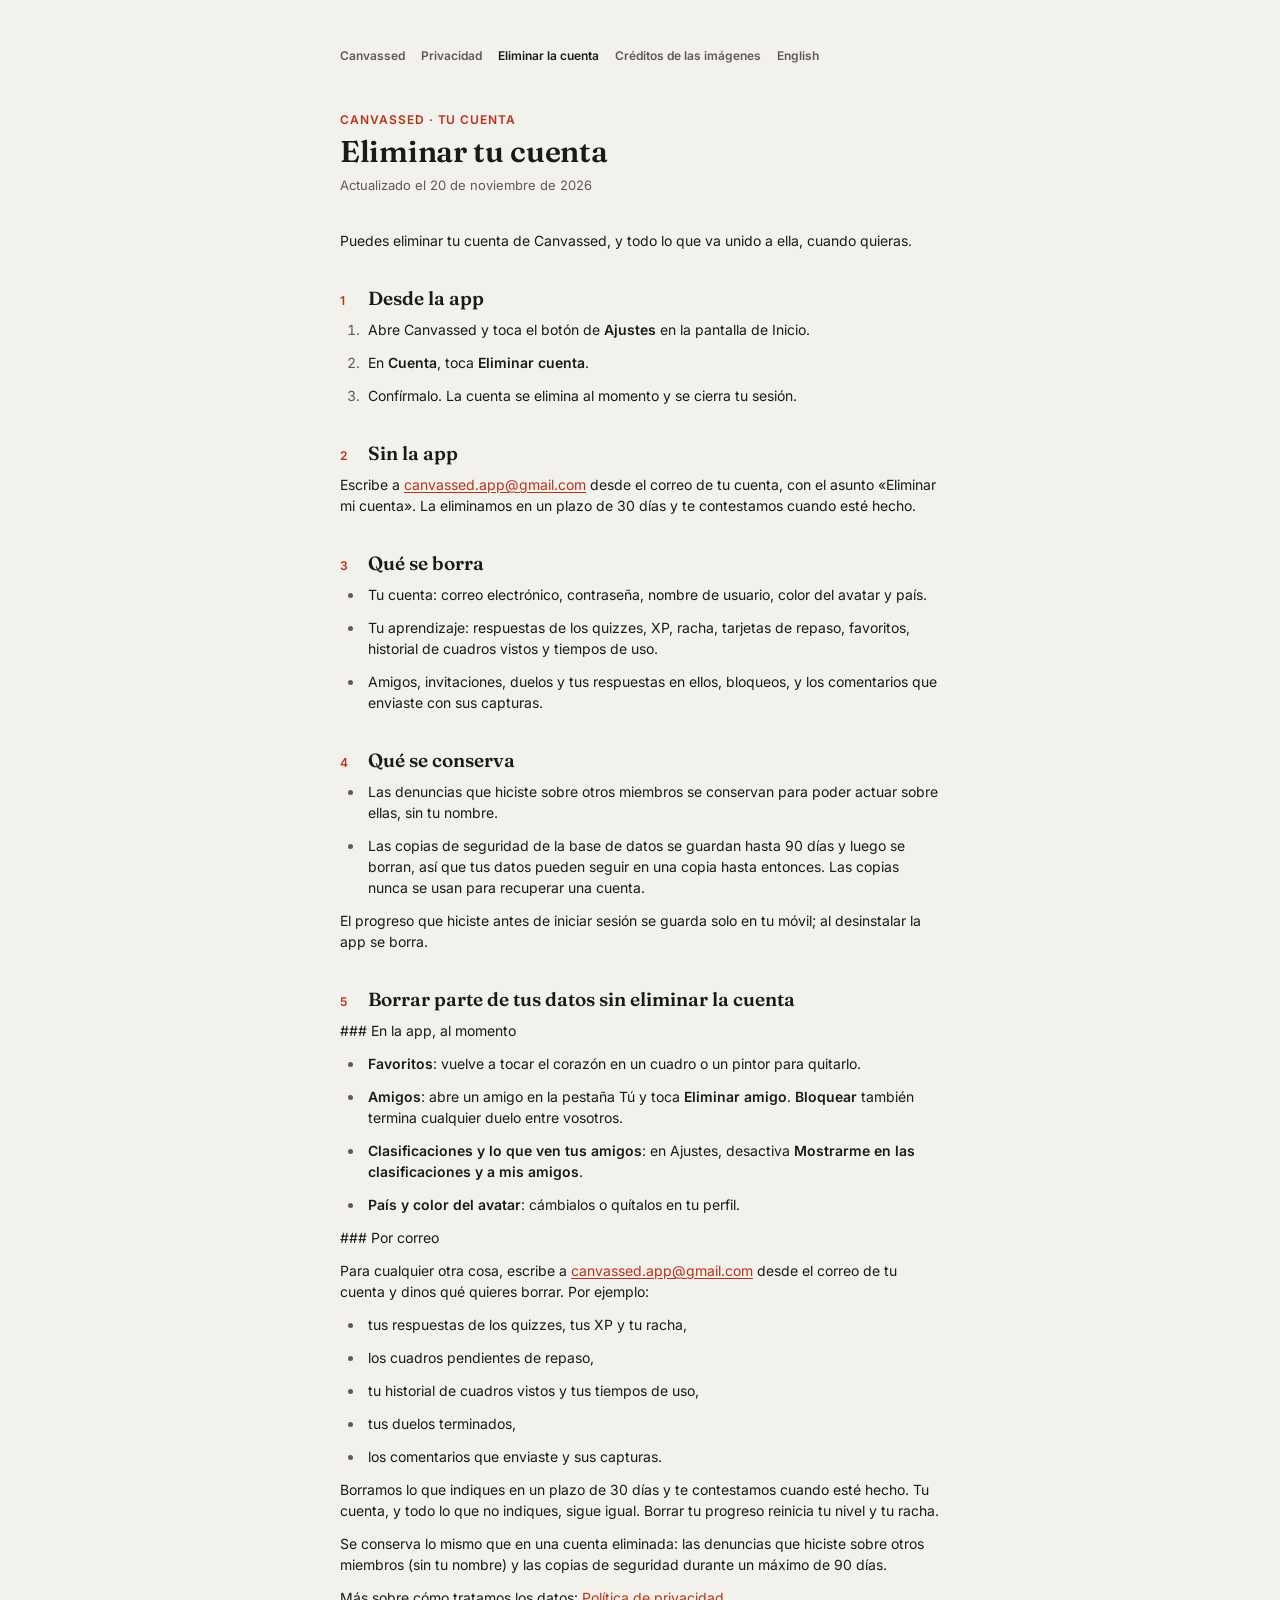
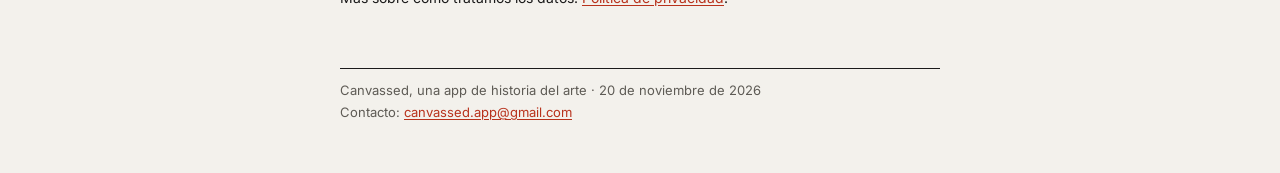
<file: es/delete-account.html>
<!doctype html>
<html lang="es-ES">
<head>
<meta charset="utf-8">
<meta name="viewport" content="width=device-width, initial-scale=1">
<meta name="color-scheme" content="light">
<title>Eliminar tu cuenta · Canvassed</title>
<link rel="stylesheet" href="../site.css">
<link rel="alternate" hreflang="en" href="../delete-account.html">
</head>
<body>
<main>
<nav aria-label="Páginas de Canvassed"><a href="index.html">Canvassed</a><a href="privacy.html">Privacidad</a><a href="delete-account.html" aria-current="page">Eliminar la cuenta</a><a href="credits.html">Créditos de las imágenes</a><a href="../delete-account.html" hreflang="en" lang="en">English</a></nav>
<p class="kicker">Canvassed · Tu cuenta</p>
<h1>Eliminar tu cuenta</h1>
<p class="updated">Actualizado el 20 de noviembre de 2026</p>
<p>Puedes eliminar tu cuenta de Canvassed, y todo lo que va unido a ella, cuando quieras.</p>
<h2><span class="number">1</span>Desde la app</h2>
<ol>
<li>Abre Canvassed y toca el botón de <strong>Ajustes</strong> en la pantalla de Inicio.</li>
<li>En <strong>Cuenta</strong>, toca <strong>Eliminar cuenta</strong>.</li>
<li>Confírmalo. La cuenta se elimina al momento y se cierra tu sesión.</li>
</ol>
<h2><span class="number">2</span>Sin la app</h2>
<p>Escribe a <a href="mailto:canvassed.app@gmail.com">canvassed.app@gmail.com</a> desde el correo de tu cuenta, con el asunto «Eliminar mi cuenta». La eliminamos en un plazo de 30 días y te contestamos cuando esté hecho.</p>
<h2><span class="number">3</span>Qué se borra</h2>
<ul>
<li>Tu cuenta: correo electrónico, contraseña, nombre de usuario, color del avatar y país.</li>
<li>Tu aprendizaje: respuestas de los quizzes, XP, racha, tarjetas de repaso, favoritos, historial de cuadros vistos y tiempos de uso.</li>
<li>Amigos, invitaciones, duelos y tus respuestas en ellos, bloqueos, y los comentarios que enviaste con sus capturas.</li>
</ul>
<h2><span class="number">4</span>Qué se conserva</h2>
<ul>
<li>Las denuncias que hiciste sobre otros miembros se conservan para poder actuar sobre ellas, sin tu nombre.</li>
<li>Las copias de seguridad de la base de datos se guardan hasta 90 días y luego se borran, así que tus datos pueden seguir en una copia hasta entonces. Las copias nunca se usan para recuperar una cuenta.</li>
</ul>
<p>El progreso que hiciste antes de iniciar sesión se guarda solo en tu móvil; al desinstalar la app se borra.</p>
<h2><span class="number">5</span>Borrar parte de tus datos sin eliminar la cuenta</h2>
<p>### En la app, al momento</p>
<ul>
<li><strong>Favoritos</strong>: vuelve a tocar el corazón en un cuadro o un pintor para quitarlo.</li>
<li><strong>Amigos</strong>: abre un amigo en la pestaña Tú y toca <strong>Eliminar amigo</strong>. <strong>Bloquear</strong> también termina cualquier duelo entre vosotros.</li>
<li><strong>Clasificaciones y lo que ven tus amigos</strong>: en Ajustes, desactiva <strong>Mostrarme en las clasificaciones y a mis amigos</strong>.</li>
<li><strong>País y color del avatar</strong>: cámbialos o quítalos en tu perfil.</li>
</ul>
<p>### Por correo</p>
<p>Para cualquier otra cosa, escribe a <a href="mailto:canvassed.app@gmail.com">canvassed.app@gmail.com</a> desde el correo de tu cuenta y dinos qué quieres borrar. Por ejemplo:</p>
<ul>
<li>tus respuestas de los quizzes, tus XP y tu racha,</li>
<li>los cuadros pendientes de repaso,</li>
<li>tu historial de cuadros vistos y tus tiempos de uso,</li>
<li>tus duelos terminados,</li>
<li>los comentarios que enviaste y sus capturas.</li>
</ul>
<p>Borramos lo que indiques en un plazo de 30 días y te contestamos cuando esté hecho. Tu cuenta, y todo lo que no indiques, sigue igual. Borrar tu progreso reinicia tu nivel y tu racha.</p>
<p>Se conserva lo mismo que en una cuenta eliminada: las denuncias que hiciste sobre otros miembros (sin tu nombre) y las copias de seguridad durante un máximo de 90 días.</p>
<p>Más sobre cómo tratamos los datos: <a href="privacy.html">Política de privacidad</a>.</p>
<footer>
<p>Canvassed, una app de historia del arte · 20 de noviembre de 2026</p>
<p>Contacto: <a href="mailto:canvassed.app@gmail.com">canvassed.app@gmail.com</a></p>
</footer>
</main>
</body>
</html>
</file>
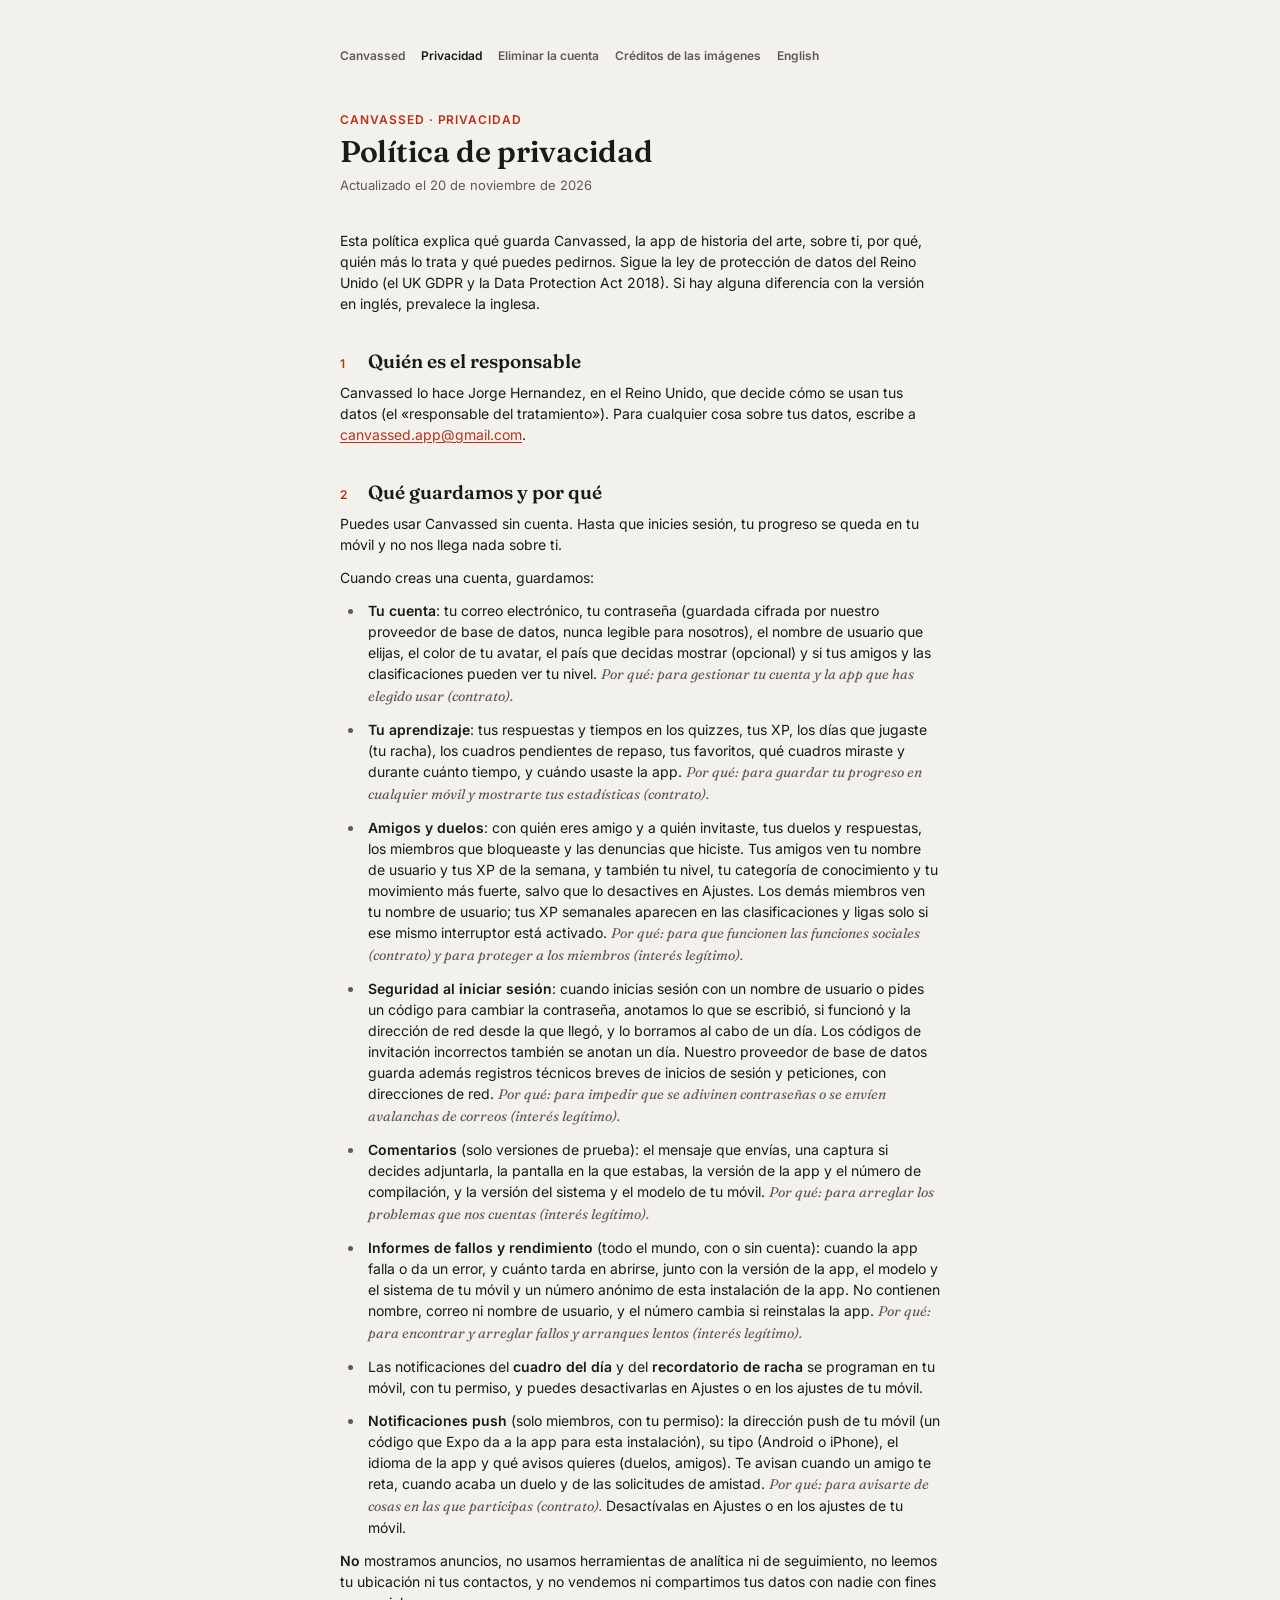
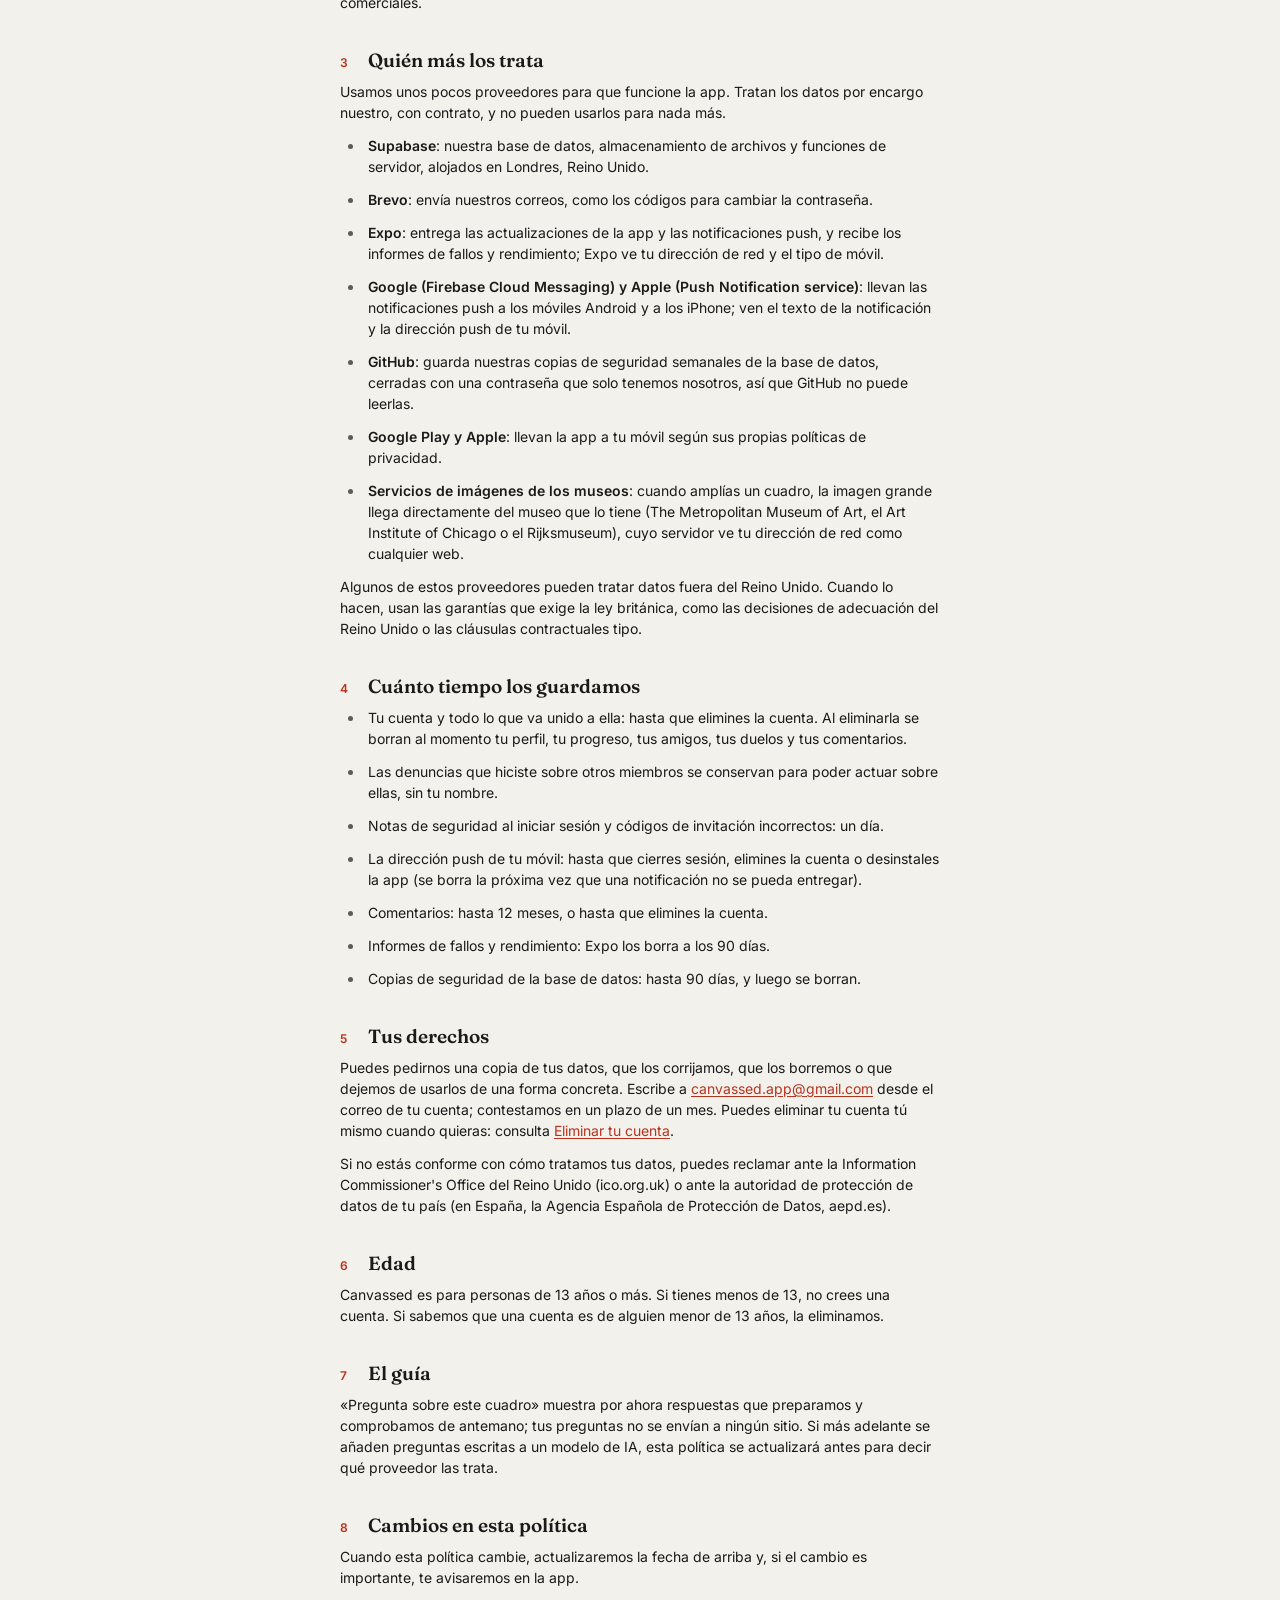
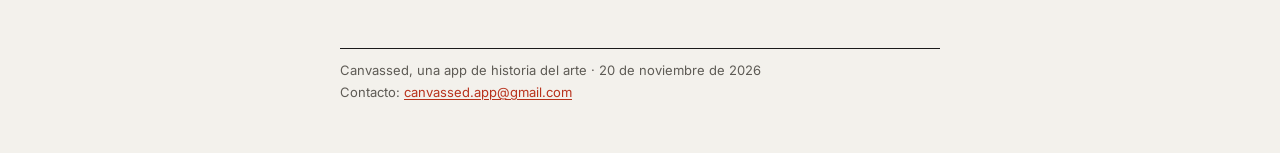
<file: es/privacy.html>
<!doctype html>
<html lang="es-ES">
<head>
<meta charset="utf-8">
<meta name="viewport" content="width=device-width, initial-scale=1">
<meta name="color-scheme" content="light">
<title>Política de privacidad · Canvassed</title>
<link rel="stylesheet" href="../site.css">
<link rel="alternate" hreflang="en" href="../privacy.html">
</head>
<body>
<main>
<nav aria-label="Páginas de Canvassed"><a href="index.html">Canvassed</a><a href="privacy.html" aria-current="page">Privacidad</a><a href="delete-account.html">Eliminar la cuenta</a><a href="credits.html">Créditos de las imágenes</a><a href="../privacy.html" hreflang="en" lang="en">English</a></nav>
<p class="kicker">Canvassed · Privacidad</p>
<h1>Política de privacidad</h1>
<p class="updated">Actualizado el 20 de noviembre de 2026</p>
<p>Esta política explica qué guarda Canvassed, la app de historia del arte, sobre ti, por qué, quién más lo trata y qué puedes pedirnos. Sigue la ley de protección de datos del Reino Unido (el UK GDPR y la Data Protection Act 2018). Si hay alguna diferencia con la versión en inglés, prevalece la inglesa.</p>
<h2><span class="number">1</span>Quién es el responsable</h2>
<p>Canvassed lo hace Jorge Hernandez, en el Reino Unido, que decide cómo se usan tus datos (el «responsable del tratamiento»). Para cualquier cosa sobre tus datos, escribe a <a href="mailto:canvassed.app@gmail.com">canvassed.app@gmail.com</a>.</p>
<h2><span class="number">2</span>Qué guardamos y por qué</h2>
<p>Puedes usar Canvassed sin cuenta. Hasta que inicies sesión, tu progreso se queda en tu móvil y no nos llega nada sobre ti.</p>
<p>Cuando creas una cuenta, guardamos:</p>
<ul>
<li><strong>Tu cuenta</strong>: tu correo electrónico, tu contraseña (guardada cifrada por nuestro proveedor de base de datos, nunca legible para nosotros), el nombre de usuario que elijas, el color de tu avatar, el país que decidas mostrar (opcional) y si tus amigos y las clasificaciones pueden ver tu nivel. <em>Por qué: para gestionar tu cuenta y la app que has elegido usar (contrato).</em></li>
<li><strong>Tu aprendizaje</strong>: tus respuestas y tiempos en los quizzes, tus XP, los días que jugaste (tu racha), los cuadros pendientes de repaso, tus favoritos, qué cuadros miraste y durante cuánto tiempo, y cuándo usaste la app. <em>Por qué: para guardar tu progreso en cualquier móvil y mostrarte tus estadísticas (contrato).</em></li>
<li><strong>Amigos y duelos</strong>: con quién eres amigo y a quién invitaste, tus duelos y respuestas, los miembros que bloqueaste y las denuncias que hiciste. Tus amigos ven tu nombre de usuario y tus XP de la semana, y también tu nivel, tu categoría de conocimiento y tu movimiento más fuerte, salvo que lo desactives en Ajustes. Los demás miembros ven tu nombre de usuario; tus XP semanales aparecen en las clasificaciones y ligas solo si ese mismo interruptor está activado. <em>Por qué: para que funcionen las funciones sociales (contrato) y para proteger a los miembros (interés legítimo).</em></li>
<li><strong>Seguridad al iniciar sesión</strong>: cuando inicias sesión con un nombre de usuario o pides un código para cambiar la contraseña, anotamos lo que se escribió, si funcionó y la dirección de red desde la que llegó, y lo borramos al cabo de un día. Los códigos de invitación incorrectos también se anotan un día. Nuestro proveedor de base de datos guarda además registros técnicos breves de inicios de sesión y peticiones, con direcciones de red. <em>Por qué: para impedir que se adivinen contraseñas o se envíen avalanchas de correos (interés legítimo).</em></li>
<li><strong>Comentarios</strong> (solo versiones de prueba): el mensaje que envías, una captura si decides adjuntarla, la pantalla en la que estabas, la versión de la app y el número de compilación, y la versión del sistema y el modelo de tu móvil. <em>Por qué: para arreglar los problemas que nos cuentas (interés legítimo).</em></li>
<li><strong>Informes de fallos y rendimiento</strong> (todo el mundo, con o sin cuenta): cuando la app falla o da un error, y cuánto tarda en abrirse, junto con la versión de la app, el modelo y el sistema de tu móvil y un número anónimo de esta instalación de la app. No contienen nombre, correo ni nombre de usuario, y el número cambia si reinstalas la app. <em>Por qué: para encontrar y arreglar fallos y arranques lentos (interés legítimo).</em></li>
<li>Las notificaciones del <strong>cuadro del día</strong> y del <strong>recordatorio de racha</strong> se programan en tu móvil, con tu permiso, y puedes desactivarlas en Ajustes o en los ajustes de tu móvil.</li>
<li><strong>Notificaciones push</strong> (solo miembros, con tu permiso): la dirección push de tu móvil (un código que Expo da a la app para esta instalación), su tipo (Android o iPhone), el idioma de la app y qué avisos quieres (duelos, amigos). Te avisan cuando un amigo te reta, cuando acaba un duelo y de las solicitudes de amistad. <em>Por qué: para avisarte de cosas en las que participas (contrato).</em> Desactívalas en Ajustes o en los ajustes de tu móvil.</li>
</ul>
<p><strong>No</strong> mostramos anuncios, no usamos herramientas de analítica ni de seguimiento, no leemos tu ubicación ni tus contactos, y no vendemos ni compartimos tus datos con nadie con fines comerciales.</p>
<h2><span class="number">3</span>Quién más los trata</h2>
<p>Usamos unos pocos proveedores para que funcione la app. Tratan los datos por encargo nuestro, con contrato, y no pueden usarlos para nada más.</p>
<ul>
<li><strong>Supabase</strong>: nuestra base de datos, almacenamiento de archivos y funciones de servidor, alojados en Londres, Reino Unido.</li>
<li><strong>Brevo</strong>: envía nuestros correos, como los códigos para cambiar la contraseña.</li>
<li><strong>Expo</strong>: entrega las actualizaciones de la app y las notificaciones push, y recibe los informes de fallos y rendimiento; Expo ve tu dirección de red y el tipo de móvil.</li>
<li><strong>Google (Firebase Cloud Messaging) y Apple (Push Notification service)</strong>: llevan las notificaciones push a los móviles Android y a los iPhone; ven el texto de la notificación y la dirección push de tu móvil.</li>
<li><strong>GitHub</strong>: guarda nuestras copias de seguridad semanales de la base de datos, cerradas con una contraseña que solo tenemos nosotros, así que GitHub no puede leerlas.</li>
<li><strong>Google Play y Apple</strong>: llevan la app a tu móvil según sus propias políticas de privacidad.</li>
<li><strong>Servicios de imágenes de los museos</strong>: cuando amplías un cuadro, la imagen grande llega directamente del museo que lo tiene (The Metropolitan Museum of Art, el Art Institute of Chicago o el Rijksmuseum), cuyo servidor ve tu dirección de red como cualquier web.</li>
</ul>
<p>Algunos de estos proveedores pueden tratar datos fuera del Reino Unido. Cuando lo hacen, usan las garantías que exige la ley británica, como las decisiones de adecuación del Reino Unido o las cláusulas contractuales tipo.</p>
<h2><span class="number">4</span>Cuánto tiempo los guardamos</h2>
<ul>
<li>Tu cuenta y todo lo que va unido a ella: hasta que elimines la cuenta. Al eliminarla se borran al momento tu perfil, tu progreso, tus amigos, tus duelos y tus comentarios.</li>
<li>Las denuncias que hiciste sobre otros miembros se conservan para poder actuar sobre ellas, sin tu nombre.</li>
<li>Notas de seguridad al iniciar sesión y códigos de invitación incorrectos: un día.</li>
<li>La dirección push de tu móvil: hasta que cierres sesión, elimines la cuenta o desinstales la app (se borra la próxima vez que una notificación no se pueda entregar).</li>
<li>Comentarios: hasta 12 meses, o hasta que elimines la cuenta.</li>
<li>Informes de fallos y rendimiento: Expo los borra a los 90 días.</li>
<li>Copias de seguridad de la base de datos: hasta 90 días, y luego se borran.</li>
</ul>
<h2><span class="number">5</span>Tus derechos</h2>
<p>Puedes pedirnos una copia de tus datos, que los corrijamos, que los borremos o que dejemos de usarlos de una forma concreta. Escribe a <a href="mailto:canvassed.app@gmail.com">canvassed.app@gmail.com</a> desde el correo de tu cuenta; contestamos en un plazo de un mes. Puedes eliminar tu cuenta tú mismo cuando quieras: consulta <a href="delete-account.html">Eliminar tu cuenta</a>.</p>
<p>Si no estás conforme con cómo tratamos tus datos, puedes reclamar ante la Information Commissioner's Office del Reino Unido (ico.org.uk) o ante la autoridad de protección de datos de tu país (en España, la Agencia Española de Protección de Datos, aepd.es).</p>
<h2><span class="number">6</span>Edad</h2>
<p>Canvassed es para personas de 13 años o más. Si tienes menos de 13, no crees una cuenta. Si sabemos que una cuenta es de alguien menor de 13 años, la eliminamos.</p>
<h2><span class="number">7</span>El guía</h2>
<p>«Pregunta sobre este cuadro» muestra por ahora respuestas que preparamos y comprobamos de antemano; tus preguntas no se envían a ningún sitio. Si más adelante se añaden preguntas escritas a un modelo de IA, esta política se actualizará antes para decir qué proveedor las trata.</p>
<h2><span class="number">8</span>Cambios en esta política</h2>
<p>Cuando esta política cambie, actualizaremos la fecha de arriba y, si el cambio es importante, te avisaremos en la app.</p>
<footer>
<p>Canvassed, una app de historia del arte · 20 de noviembre de 2026</p>
<p>Contacto: <a href="mailto:canvassed.app@gmail.com">canvassed.app@gmail.com</a></p>
</footer>
</main>
</body>
</html>
</file>
<file: site.css>
@font-face{font-display:swap;font-family:Fraunces;font-weight:600;src:url(fonts/fraunces-600.ttf)}
@font-face{font-display:swap;font-family:Fraunces;font-style:italic;font-weight:400;src:url(fonts/fraunces-400-italic.ttf)}
@font-face{font-display:swap;font-family:Inter;font-weight:400;src:url(fonts/inter-400.ttf)}
@font-face{font-display:swap;font-family:Inter;font-weight:500;src:url(fonts/inter-500.ttf)}
@font-face{font-display:swap;font-family:Inter;font-weight:600;src:url(fonts/inter-600.ttf)}
:root{color-scheme:light}
*{box-sizing:border-box}
html{background:#F3F1EC}
body{margin:0;background:#F3F1EC;color:#1A1A1A;font-family:Inter,system-ui,sans-serif;font-weight:400;font-size:14px;line-height:21px;-webkit-text-size-adjust:100%}
main{max-width:640px;margin:0 auto;padding:48px 20px 48px}
nav{display:flex;flex-wrap:wrap;gap:12px 16px;margin-bottom:48px;font-family:Inter,sans-serif;font-weight:600;font-size:12px;line-height:16px;}
nav a{color:#5E5B55;text-decoration:none}
nav a[aria-current]{color:#1A1A1A}
.kicker{margin:0 0 8px;color:#B8321C;font-weight:600;font-size:12px;line-height:16px;text-transform:uppercase;letter-spacing:0.08em}
h1{margin:0;font-family:Fraunces,Georgia,serif;font-weight:600;font-size:30px;line-height:32px;letter-spacing:-0.3px;}
.updated{margin:8px 0 36px;color:#5E5B55;font-size:13px;line-height:18px;}
h2{display:flex;gap:12px;align-items:baseline;margin:36px 0 10px;font-family:Fraunces,Georgia,serif;font-weight:600;font-size:19px;line-height:22px;}
h2 .number{min-width:16px;color:#B8321C;font-family:Inter,sans-serif;font-weight:600;font-size:12px;line-height:16px;}
p,li{margin:0 0 12px}
ul,ol{margin:0 0 12px;padding-left:24px}
li{padding-left:4px}
li::marker{color:#5E5B55}
strong{font-weight:600}
em{font-family:Fraunces,Georgia,serif;font-style:italic;color:#5E5B55}
a{color:#B8321C;text-underline-offset:2px}
.credits h3{margin:36px 0 8px;font-family:Fraunces,Georgia,serif;font-weight:600;font-size:17px;line-height:22px;}
.credits ol{list-style:none;padding:0}
.credits li{padding:10px 0;margin:0;border-top:1px solid #ECE8E0}
.credits .work{font-family:Fraunces,Georgia,serif;font-style:italic;color:#1A1A1A}
.credits .meta{display:block;color:#5E5B55;font-size:13px;line-height:18px;}
footer{margin-top:60px;padding-top:12px;border-top:1px solid #1A1A1A;color:#5E5B55;font-size:13px;line-height:18px;}
footer p{margin:0 0 4px}
</file>
